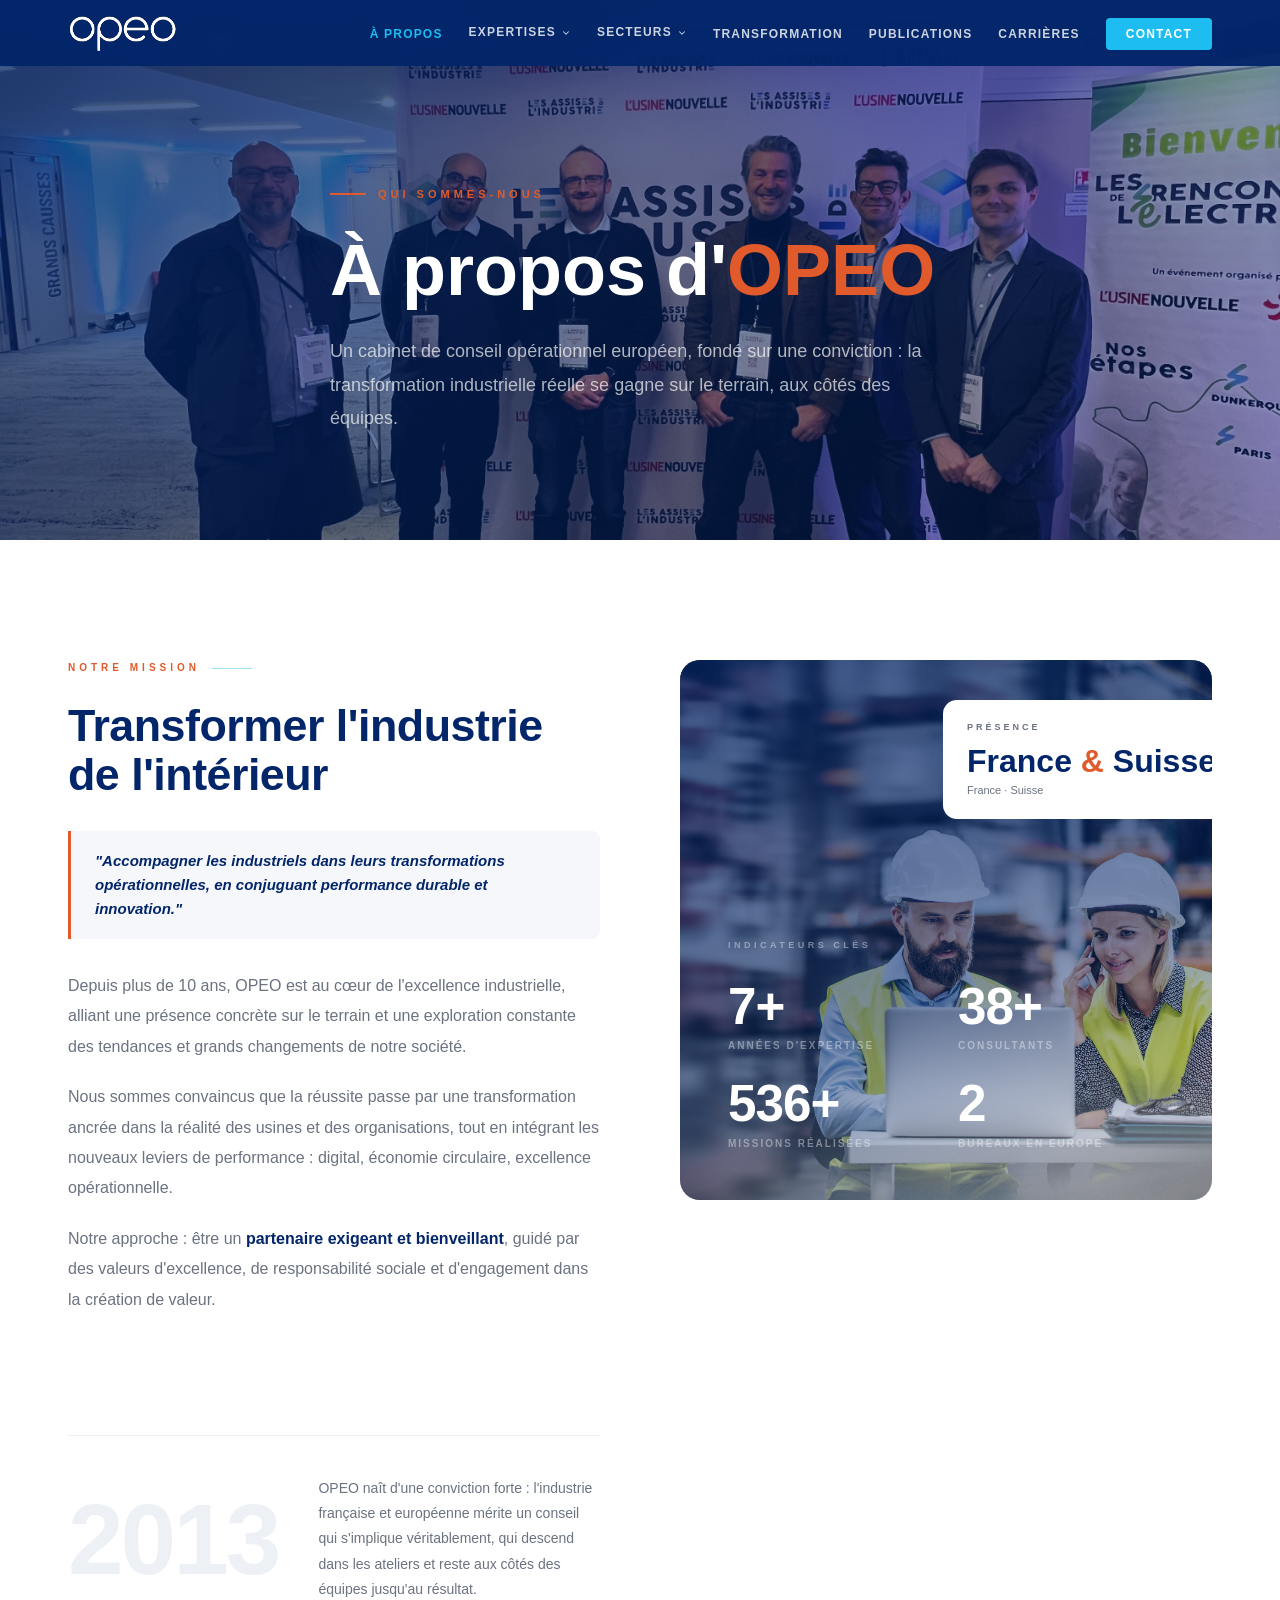
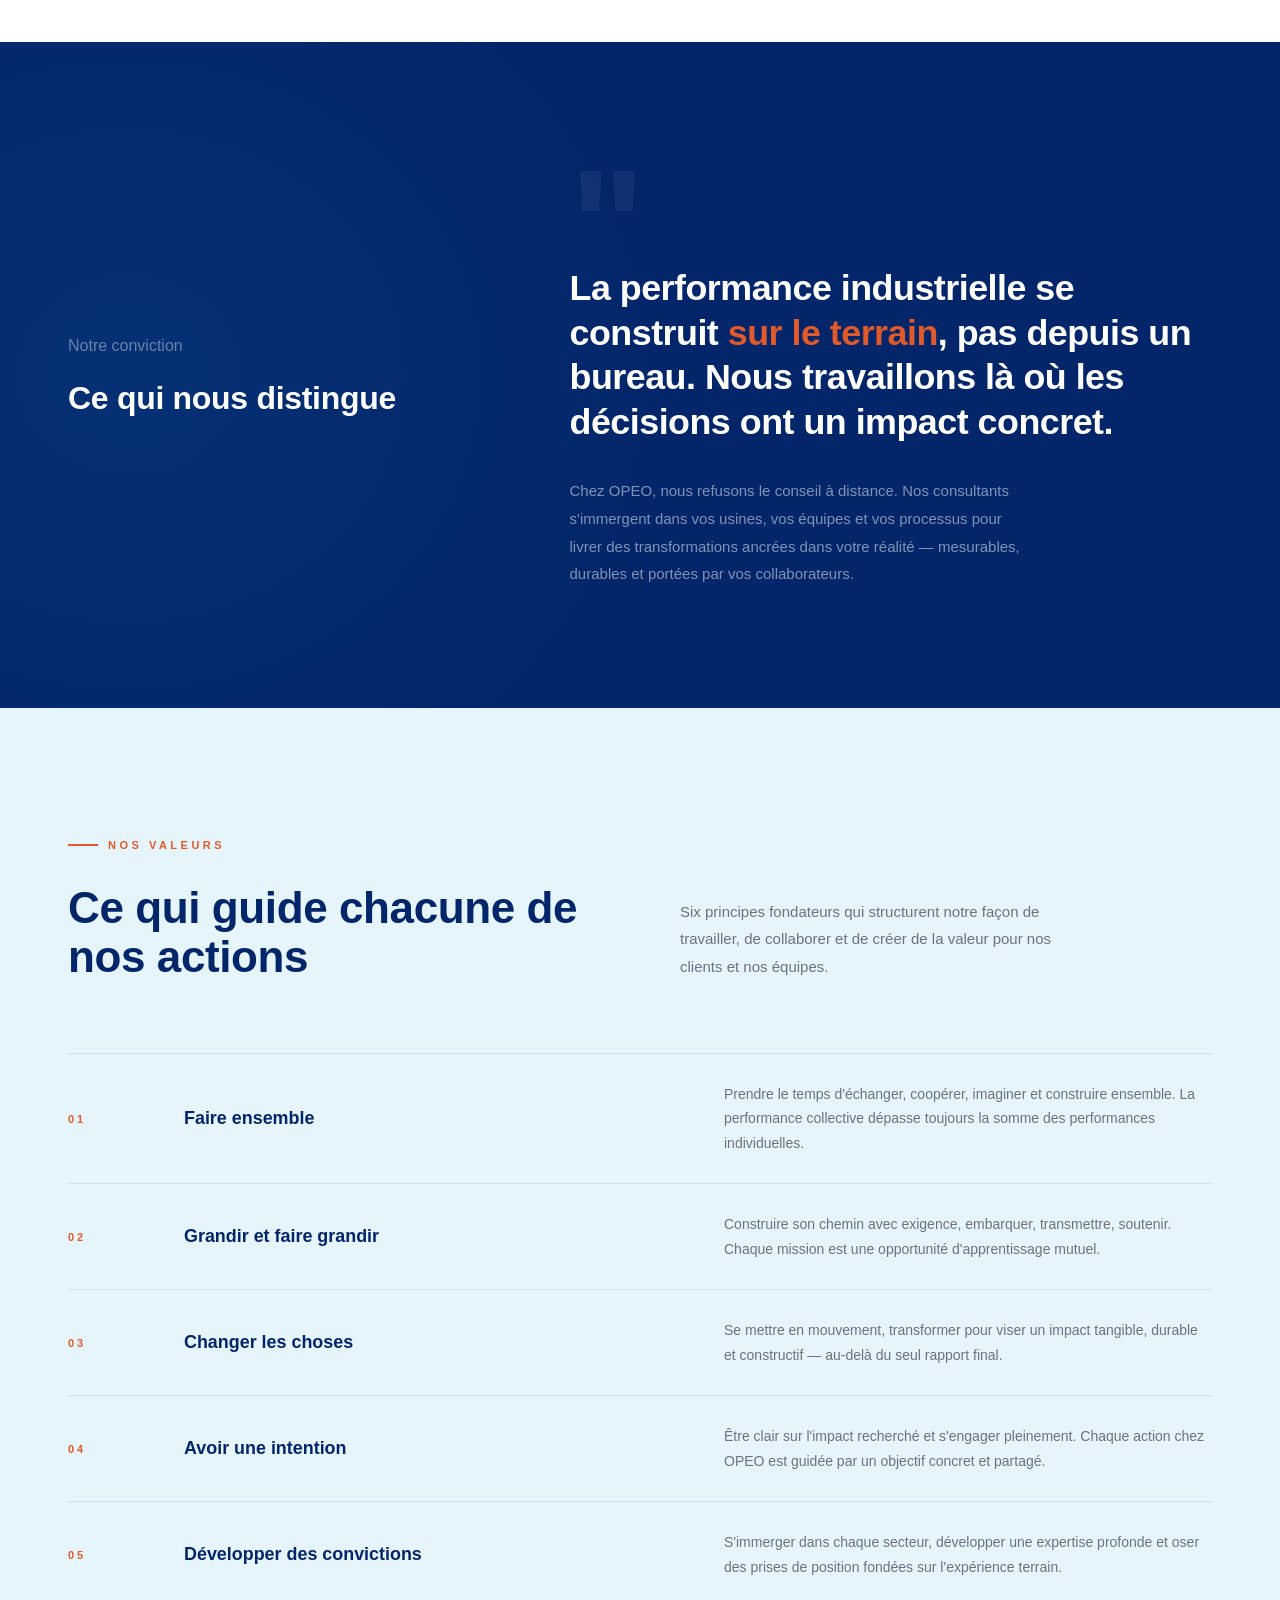
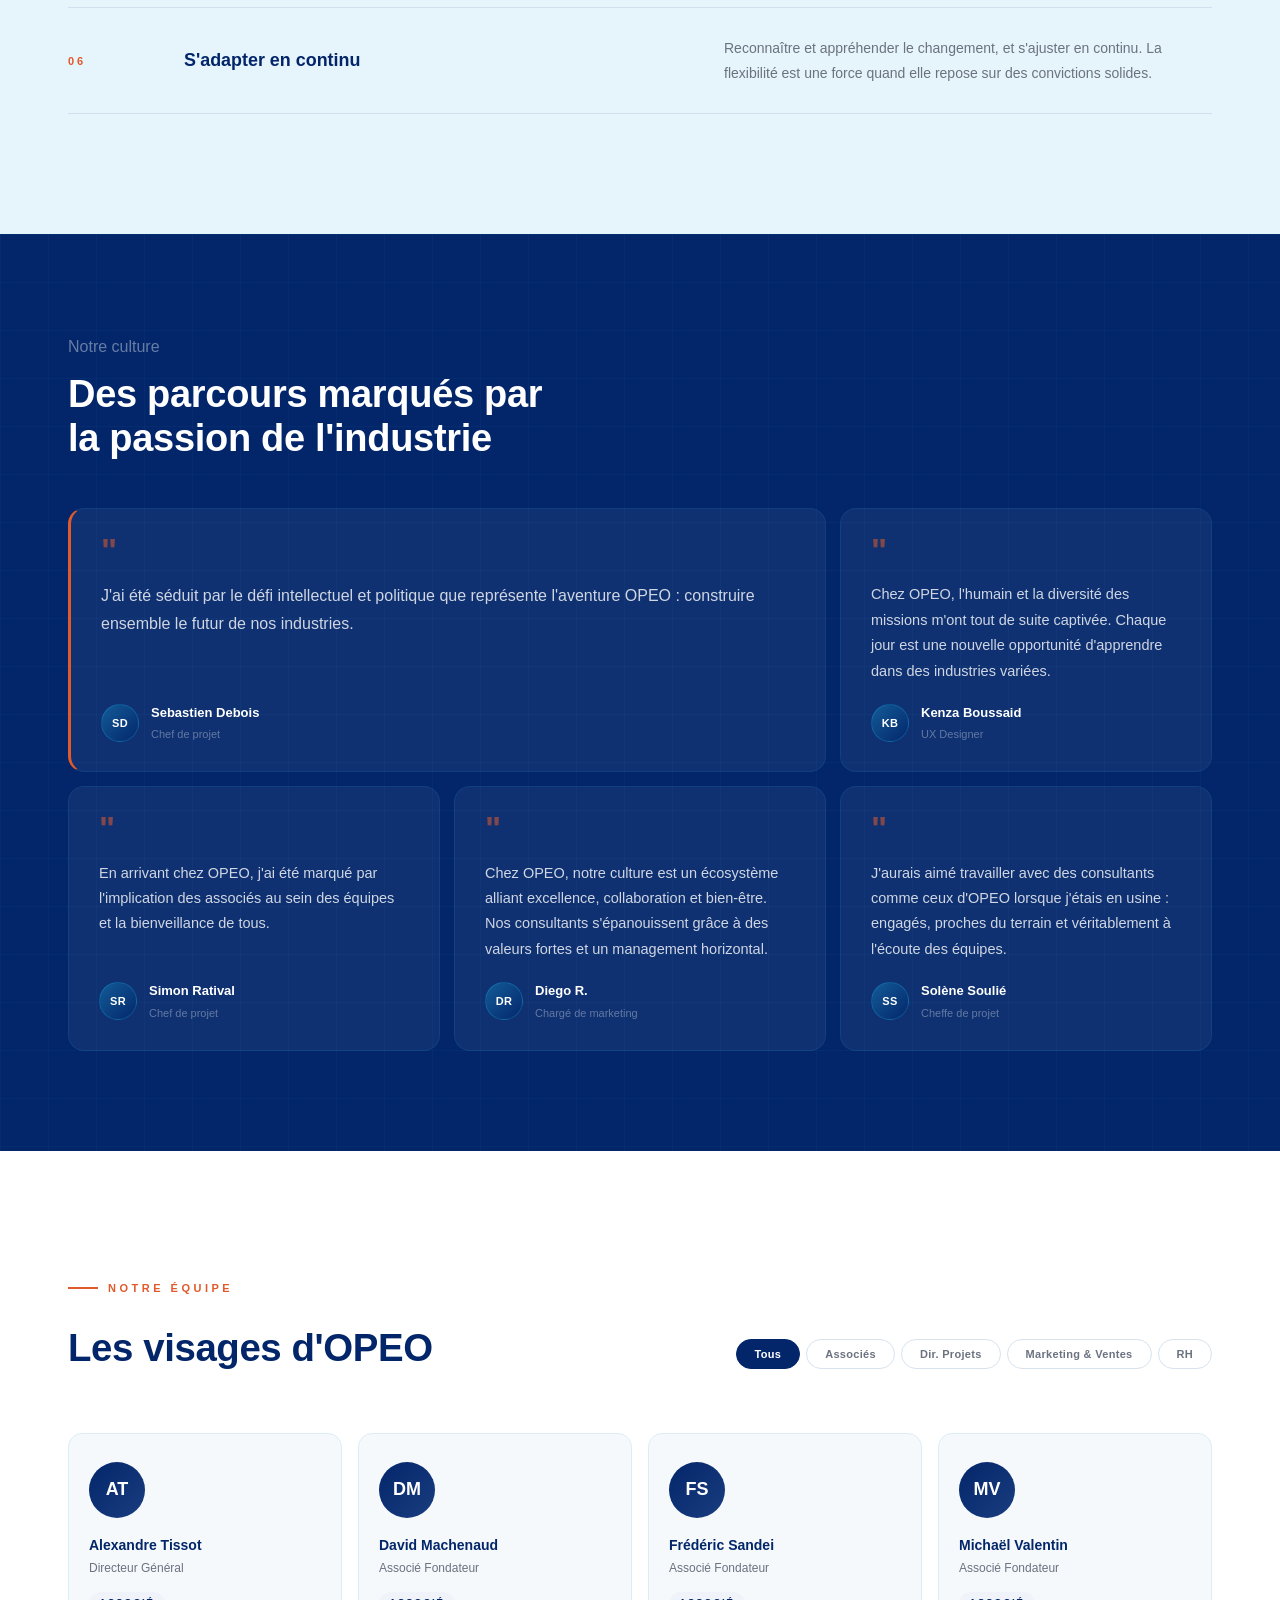
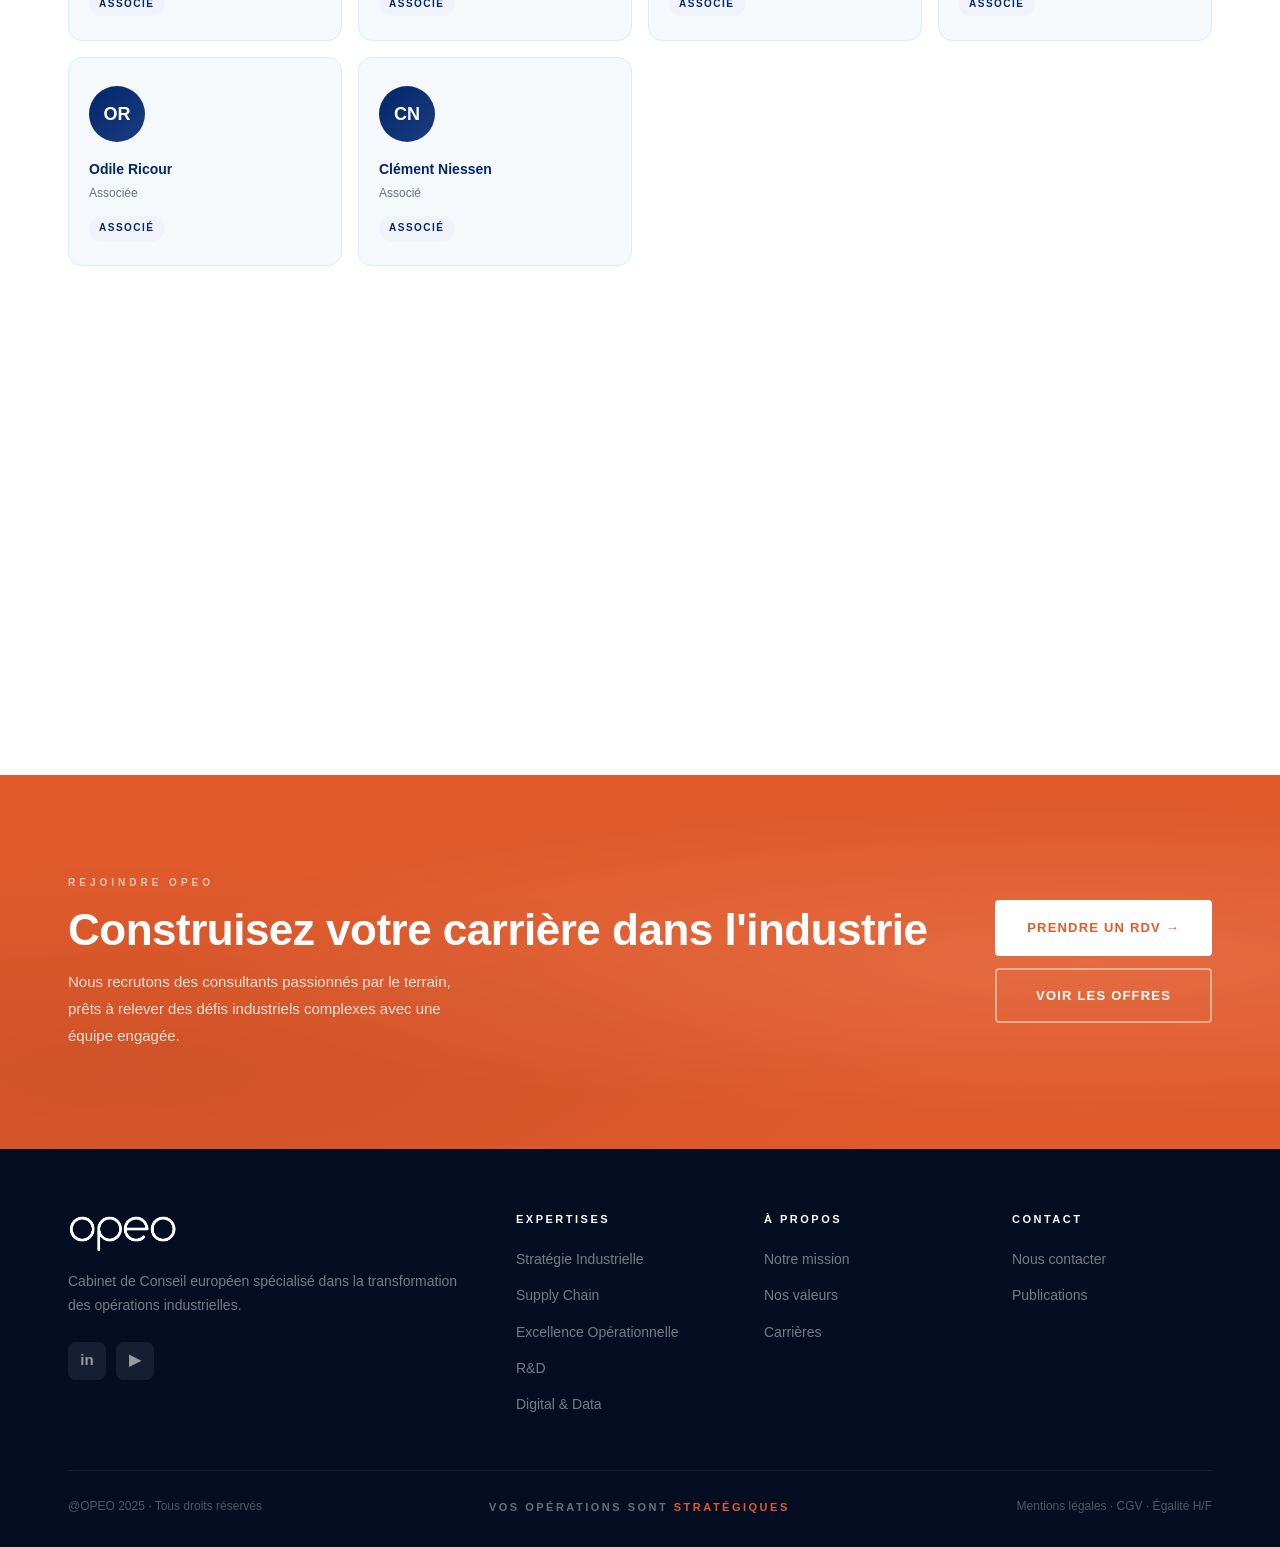
<file: a-propos.html>
<!DOCTYPE html>
<html lang="fr">
<head>
  <meta charset="UTF-8"/><meta name="viewport" content="width=device-width,initial-scale=1.0"/>
  <title>À propos — OPEO</title>
  <link rel="stylesheet" href="styles.css"/>
  <style>
    /* ── Hero background photo ── */
    .page-hero {
      background:
        linear-gradient(135deg, rgba(3,38,106,.78) 0%, rgba(3,38,106,.55) 60%, rgba(3,38,106,.40) 100%),
        url("assets/images/hero-apropos.jpg") center center / cover no-repeat;
    }
    .page-hero-blob { display:none; }

    /* ══════════════════════════════════════
       MISSION — asymétrique
    ══════════════════════════════════════ */
    .ap-mission {
      background:#fff;  /* BLANC */
      padding:120px 0 0;
    }
    .ap-mission-grid {
      display:grid;
      grid-template-columns:1fr 1fr;
      gap:80px;
      align-items:start;
    }
    .ap-mission-text .lbl {
      font-size:10px;font-weight:700;letter-spacing:4px;text-transform:uppercase;
      color:var(--orange);margin-bottom:24px;display:flex;align-items:center;gap:12px;
    }
    .ap-mission-text .lbl::after {
      content:'';display:block;height:1px;width:40px;background:rgba(29,189,242,.4);
    }
    .ap-mission-text h2 {
      font-size:clamp(28px,3.5vw,46px);font-weight:900;color:var(--navy);
      line-height:1.1;letter-spacing:-.5px;margin-bottom:32px;
    }
    .ap-manifesto {
      font-size:16px;line-height:1.9;color:var(--gray);margin-bottom:20px;
    }
    .ap-manifesto strong { color:var(--navy); }
    .ap-pull {
      border-left:3px solid var(--orange);padding:18px 24px;
      margin:32px 0;background:#f5f7fb;border-radius:0 8px 8px 0;
    }
    .ap-pull p {
      font-size:15px;font-weight:700;font-style:italic;color:var(--navy);
      line-height:1.6;margin:0;
    }

    /* PHOTO + STATS */
    .ap-mission-visual {
      position:relative;
    }
    .ap-photo-wrap {
      position:relative;border-radius:20px;overflow:hidden;
      background:url('assets/images/mission-bg.jpg') center/cover no-repeat;
      min-height:540px;
    }
    .ap-photo-overlay {
      position:absolute;inset:0;
      background:linear-gradient(160deg,rgba(3,38,106,.75) 0%,rgba(3,38,106,.50) 60%,transparent 100%);
    }
    .ap-photo-content {
      position:absolute;inset:0;padding:48px;display:flex;flex-direction:column;justify-content:flex-end;
    }
    .ap-photo-tag {
      font-size:9px;font-weight:700;letter-spacing:3.5px;text-transform:uppercase;
      color:rgba(255,255,255,.4);margin-bottom:28px;display:block;
    }
    .ap-stats-row {
      display:grid;grid-template-columns:1fr 1fr;gap:24px;
    }
    .ap-stat { }
    .ap-stat-num {
      font-size:clamp(36px,4vw,52px);font-weight:900;color:#fff;
      line-height:1;letter-spacing:-1px;
    }
    .ap-stat-num em { font-style:normal;color:var(--orange);font-size:.6em; }
    .ap-stat-lbl {
      font-size:10px;font-weight:700;letter-spacing:2px;text-transform:uppercase;
      color:rgba(255,255,255,.4);margin-top:6px;
    }
    /* floating card */
    .ap-float-card {
      position:absolute;top:40px;right:-28px;
      background:#fff;border-radius:14px;
      padding:20px 24px;
      box-shadow:0 20px 60px rgba(3,38,106,.15);
      min-width:180px;
    }
    .ap-float-card-tag {
      font-size:9px;font-weight:700;letter-spacing:3px;text-transform:uppercase;
      color:var(--gray);margin-bottom:10px;
    }
    .ap-float-card-num {
      font-size:32px;font-weight:900;color:var(--navy);line-height:1;
    }
    .ap-float-card-num em { font-style:normal;color:var(--orange); }
    .ap-float-card-lbl {
      font-size:11px;color:var(--gray);margin-top:4px;
    }
    .ap-since {
      margin-top:120px;padding:40px 0;
      border-top:1px solid #edf0f5;
      display:flex;align-items:center;gap:40px;
    }
    .ap-since-year {
      font-size:clamp(60px,8vw,100px);font-weight:900;color:#edf0f5;
      line-height:1;letter-spacing:-3px;flex-shrink:0;
    }
    .ap-since-text {
      font-size:14px;color:var(--gray);line-height:1.8;max-width:36ch;
    }
    .ap-since-text strong { color:var(--navy); }

    /* ══════════════════════════════════════
       CHIFFRES — bande pleine largeur
    ══════════════════════════════════════ */
    .ap-numbers {
      background:var(--navy);padding:80px 0;
      position:relative;overflow:hidden;
    }
    .ap-numbers::before {
      content:'';position:absolute;inset:0;
      background:radial-gradient(ellipse 80% 120% at 50% -20%,rgba(29,189,242,.07) 0%,transparent 60%);
    }
    .ap-numbers-grid {
      position:relative;z-index:1;
      display:grid;grid-template-columns:repeat(4,1fr);
      gap:0;
    }
    .ap-num-item {
      padding:0 48px;
      border-right:1px solid rgba(255,255,255,.08);
    }
    .ap-num-item:first-child { padding-left:0; }
    .ap-num-item:last-child { border-right:none; }
    .ap-num-val {
      font-size:clamp(40px,5vw,68px);font-weight:900;color:#fff;
      line-height:1;letter-spacing:-2px;margin-bottom:8px;
    }
    .ap-num-val em { font-style:normal;color:var(--orange); }
    .ap-num-lbl {
      font-size:10px;font-weight:700;letter-spacing:2.5px;text-transform:uppercase;
      color:rgba(255,255,255,.3);
    }

    /* ══════════════════════════════════════
       CONVICTION — section éditoriale  (BLEU NUIT)
    ══════════════════════════════════════ */
    .ap-conviction {
      background:var(--navy);padding:120px 0;position:relative;overflow:hidden;
    }
    .ap-conviction::before {
      content:'';position:absolute;inset:0;
      background:radial-gradient(ellipse 70% 120% at 10% 50%,rgba(29,189,242,.07) 0%,transparent 60%);
    }
    .ap-conv-inner {
      position:relative;z-index:1;
      display:grid;grid-template-columns:1fr 1.6fr;gap:100px;align-items:center;
    }
    .ap-conv-left .lbl { margin-bottom:20px;display:block;color:rgba(255,255,255,.4); }
    .ap-conv-left .lbl::before { background:rgba(255,255,255,.2); }
    .ap-conv-left h2 {
      font-size:clamp(24px,2.5vw,32px);font-weight:900;color:#fff;
      line-height:1.2;letter-spacing:-.3px;margin-bottom:0;
    }
    .ap-conv-right blockquote {
      margin:0;padding:0;
      font-size:clamp(22px,2.8vw,38px);font-weight:800;
      color:#fff;line-height:1.25;letter-spacing:-.5px;
    }
    .ap-conv-right blockquote em {
      font-style:normal;color:var(--orange);
    }
    .ap-conv-right p {
      margin-top:32px;font-size:15px;color:rgba(255,255,255,.5);line-height:1.85;max-width:54ch;
    }
    .ap-conv-mark {
      font-size:160px;font-weight:900;color:rgba(255,255,255,.06);line-height:.8;
      margin-bottom:-24px;display:block;letter-spacing:-6px;
    }

    /* ══════════════════════════════════════
       VALEURS — lignes animées  (BLEU CLAIR)
    ══════════════════════════════════════ */
    .ap-valeurs { background:#e6f4fb;padding:120px 0; }
    .ap-val-head {
      display:grid;grid-template-columns:1fr 1fr;gap:80px;
      align-items:end;margin-bottom:72px;
    }
    .ap-val-head h2 {
      font-size:clamp(26px,3.5vw,44px);font-weight:900;color:var(--navy);
      line-height:1.1;letter-spacing:-.4px;margin-top:12px;
    }
    .ap-val-head p {
      font-size:15px;color:var(--gray);line-height:1.85;max-width:50ch;
    }
    .ap-val-list { border-top:1px solid rgba(3,38,106,.1); }
    .ap-val-row {
      display:grid;
      grid-template-columns:64px 1fr 1fr;
      gap:0 52px;
      align-items:center;
      padding:28px 0;
      border-bottom:1px solid rgba(3,38,106,.1);
      position:relative;
      transition:padding-left .28s cubic-bezier(.4,0,.2,1);
      overflow:hidden;
    }
    .ap-val-row::before {
      content:'';position:absolute;left:0;top:0;bottom:0;width:3px;
      background:var(--cyan);transform:scaleY(0);transform-origin:center;
      transition:transform .28s cubic-bezier(.4,0,.2,1);
    }
    .ap-val-row:hover::before { transform:scaleY(1); }
    .ap-val-row:hover { padding-left:16px; }
    .ap-val-num {
      font-size:11px;font-weight:700;letter-spacing:3px;
      text-transform:uppercase;color:var(--orange);
    }
    .ap-val-title {
      font-size:clamp(15px,1.4vw,18px);font-weight:800;color:var(--navy);
      line-height:1.2;
    }
    .ap-val-desc {
      font-size:14px;color:var(--gray);line-height:1.75;
    }

    /* ══════════════════════════════════════
       TÉMOIGNAGES — slider
    ══════════════════════════════════════ */
    .ap-testi { background:var(--navy);padding:100px 0;position:relative;overflow:hidden; }
    .ap-testi::before {
      content:'';position:absolute;inset:0;
      background-image:linear-gradient(rgba(29,189,242,.04) 1px,transparent 1px),linear-gradient(90deg,rgba(29,189,242,.04) 1px,transparent 1px);
      background-size:48px 48px;z-index:0;
    }
    .ap-testi-header { position:relative;z-index:1;margin-bottom:48px; }
    .ap-testi-header .lbl { color:rgba(255,255,255,.4);margin-bottom:12px;display:block; }
    .ap-testi-header h2 { font-size:clamp(24px,3vw,38px);font-weight:900;color:#fff;line-height:1.15;letter-spacing:-.3px; }
    .ap-testi-grid {
      position:relative;z-index:1;
      display:grid;
      grid-template-columns:1fr 1fr 1fr;
      grid-template-rows:auto auto;
      gap:14px;
    }
    .ap-tq {
      background:rgba(255,255,255,.05);
      border:1px solid rgba(29,189,242,.1);
      border-radius:16px;padding:28px 30px;
      display:flex;flex-direction:column;gap:18px;
      transition:background .2s,border-color .2s;
    }
    .ap-tq:hover { background:rgba(255,255,255,.08);border-color:rgba(29,189,242,.25); }
    .ap-tq.featured { grid-column:1/3;border-left:3px solid var(--orange); }
    .ap-tq-quote { font-size:34px;line-height:.8;color:var(--orange);font-weight:900;opacity:.55; }
    .ap-tq-text { font-size:14.5px;line-height:1.75;color:rgba(255,255,255,.8);flex:1; }
    .ap-tq.featured .ap-tq-text { font-size:16px; }
    .ap-tq-author { display:flex;align-items:center;gap:12px; }
    .ap-tq-ava {
      width:38px;height:38px;border-radius:50%;flex-shrink:0;
      background:linear-gradient(135deg,rgba(29,189,242,.3),rgba(3,38,106,.9));
      border:1.5px solid rgba(29,189,242,.25);
      display:flex;align-items:center;justify-content:center;
      color:#fff;font-weight:800;font-size:11px;letter-spacing:.4px;
    }
    .ap-tq-name { font-size:13px;font-weight:700;color:#fff; }
    .ap-tq-role { font-size:11px;color:rgba(255,255,255,.35);margin-top:2px; }
    @media(max-width:960px){
      .ap-testi-grid { grid-template-columns:1fr 1fr; }
      .ap-tq.featured { grid-column:1/-1; }
    }
    @media(max-width:580px){
      .ap-testi-grid { grid-template-columns:1fr; }
      .ap-tq.featured { grid-column:1; }
    }

    /* ══════════════════════════════════════
       ÉQUIPE  (BLANC)
    ══════════════════════════════════════ */
    .ap-equipe { background:#fff;padding:120px 0 60px; }
    .ap-team-head {
      display:grid;grid-template-columns:1fr auto;gap:40px;
      align-items:end;margin-bottom:64px;
    }
    .ap-team-head h2 {
      font-size:clamp(26px,3vw,40px);font-weight:900;color:var(--navy);
      line-height:1.1;letter-spacing:-.4px;margin-top:12px;
    }
    .ap-team-filter { display:flex;gap:6px;flex-wrap:wrap; }
    .ap-tf-btn {
      padding:8px 18px;border-radius:30px;font-size:11px;font-weight:700;
      border:1.5px solid #d8e2ed;background:transparent;color:var(--gray);
      transition:all .22s;cursor:pointer;letter-spacing:.3px;
    }
    .ap-tf-btn:hover:not(.active) { border-color:var(--navy);color:var(--navy); }
    .ap-tf-btn.active { background:var(--navy);border-color:var(--navy);color:#fff; }

    .ap-team-grid {
      display:grid;grid-template-columns:repeat(4,1fr);gap:16px;
    }
    .ap-team-card {
      background:#f5f9fc;border-radius:14px;padding:28px 20px 24px;
      border:1px solid #ddedf5;
      transition:all .3s var(--ease);
      position:relative;overflow:hidden;
    }
    .ap-team-card::after {
      content:'';position:absolute;bottom:0;left:0;right:0;height:3px;
      background:var(--cyan);transform:scaleX(0);transform-origin:left;
      transition:transform .3s var(--ease);
    }
    .ap-team-card:hover { transform:translateY(-5px);box-shadow:0 20px 44px rgba(3,38,106,.09); }
    .ap-team-card:hover::after { transform:scaleX(1); }
    .ap-team-ava {
      width:56px;height:56px;border-radius:50%;
      background:linear-gradient(135deg,var(--navy) 0%,#1a3d80 100%);
      display:flex;align-items:center;justify-content:center;
      color:#fff;font-size:18px;font-weight:800;margin-bottom:16px;
    }
    .ap-team-name { font-size:14px;font-weight:800;color:var(--navy);margin-bottom:3px; }
    .ap-team-role { font-size:12px;color:var(--gray);margin-bottom:12px;line-height:1.4; }
    .ap-team-badge {
      display:inline-block;background:#f0f4fa;color:var(--navy);
      font-size:10px;font-weight:700;letter-spacing:1.5px;text-transform:uppercase;
      padding:4px 10px;border-radius:20px;
    }

    /* ══════════════════════════════════════
       CTA FINAL
    ══════════════════════════════════════ */
    .ap-cta { background:var(--orange);padding:100px 0;position:relative;overflow:hidden; }
    .ap-cta::before {
      content:'';position:absolute;inset:0;
      background:radial-gradient(ellipse at 85% 50%,rgba(255,255,255,.10) 0%,transparent 60%),radial-gradient(ellipse at 10% 80%,rgba(0,0,0,.08) 0%,transparent 50%);
    }
    .ap-cta-inner {
      position:relative;z-index:1;
      display:grid;grid-template-columns:1fr auto;gap:48px;align-items:center;
    }
    .ap-cta-tag { font-size:10px;font-weight:700;letter-spacing:4px;text-transform:uppercase;color:rgba(255,255,255,.65);margin-bottom:14px; }
    .ap-cta h2 { font-size:clamp(26px,3.5vw,44px);color:#fff;line-height:1.15;letter-spacing:-.5px;margin-bottom:12px; }
    .ap-cta p { color:rgba(255,255,255,.82);font-size:15px;line-height:1.8;max-width:46ch; }
    .ap-cta-btns { display:flex;flex-direction:column;gap:12px;flex-shrink:0; }

    /* ══════════════════════════════════════
       STAGGER REVEALS
    ══════════════════════════════════════ */
    .reveal-stagger > * {
      opacity:0;transform:translateY(28px);
      transition:opacity .65s var(--ease),transform .65s var(--ease);
    }
    .reveal-stagger.on > *:nth-child(1){opacity:1;transform:none;transition-delay:.0s}
    .reveal-stagger.on > *:nth-child(2){opacity:1;transform:none;transition-delay:.12s}
    .reveal-stagger.on > *:nth-child(3){opacity:1;transform:none;transition-delay:.24s}
    .reveal-stagger.on > *:nth-child(4){opacity:1;transform:none;transition-delay:.36s}
    .reveal-stagger.on > *:nth-child(5){opacity:1;transform:none;transition-delay:.48s}
    .reveal-stagger.on > *:nth-child(6){opacity:1;transform:none;transition-delay:.60s}

    /* ══════════════════════════════════════
       RESPONSIVE
    ══════════════════════════════════════ */
    @media(max-width:1100px){
      .ap-float-card{display:none;}
    }
    @media(max-width:900px){
      .ap-mission-grid,.ap-conv-inner,.ap-val-head,.ap-team-head{ grid-template-columns:1fr; gap:40px; }
      .ap-numbers-grid{ grid-template-columns:repeat(2,1fr);gap:40px; }
      .ap-num-item{ border-right:none;border-bottom:1px solid rgba(255,255,255,.08);padding:0 0 40px; }
      .ap-num-item:last-child,.ap-num-item:nth-child(2){ border-bottom:none; }
      .ap-val-row{ grid-template-columns:48px 1fr;gap:0 24px; }
      .ap-val-desc{ display:none; }
      .ap-team-grid{ grid-template-columns:repeat(2,1fr); }
      .ap-testi-card{ min-width:calc(100% - 0px); }
      .ap-cta-inner{ grid-template-columns:1fr; }
      .ap-cta-btns{ flex-direction:row;flex-wrap:wrap; }
      .ap-testi-head{ flex-direction:column;align-items:flex-start;gap:24px; }
      .ap-since{ flex-direction:column;gap:16px; }
      .ap-since-year{ font-size:clamp(50px,10vw,80px); }
    }
    @media(max-width:600px){
      .ap-team-grid{ grid-template-columns:1fr; }
    }
  </style>
</head>
<body>
<div class="mob-menu" id="mobMenu">
  <button class="mob-close" onclick="closeMob()">✕</button>
  <a href="index.html">Accueil</a>
  <a href="a-propos.html" class="active">À propos</a>
  <a href="expertises.html">Expertises</a>
  <a href="secteurs.html">Secteurs</a>
  <a href="transformation.html">Transformation</a>
  <a href="publications.html">Publications</a>
  <a href="carrieres.html">Carrières</a>
  <a href="contact.html">Contact</a>
</div>
<nav class="navbar solid" id="navbar">
  <div class="container"><div class="nav-inner">
    <a href="index.html" class="nav-logo-link"><img src="assets/logos/logo-official.svg" class="nav-logo-img" alt="OPEO"/></a>
    <ul class="nav-links">
      <li><a href="a-propos.html" class="active">À propos</a></li>
      <li class="has-drop"><a href="expertises.html">Expertises <svg class="drop-chevron" viewBox="0 0 24 24" fill="none" stroke="currentColor" stroke-width="2.5" stroke-linecap="round" stroke-linejoin="round"><polyline points="6 9 12 15 18 9"/></svg></a><div class="nav-drop nav-drop-wide"><div class="drop-grid"><a href="expertise-strategie.html" class="drop-card"><div class="drop-card-icon"><svg viewBox="0 0 24 24" fill="none" stroke="currentColor" stroke-width="2" stroke-linecap="round" stroke-linejoin="round"><circle cx="12" cy="12" r="10"/><line x1="22" y1="12" x2="18" y2="12"/><line x1="6" y1="12" x2="2" y2="12"/><line x1="12" y1="6" x2="12" y2="2"/><line x1="12" y1="22" x2="12" y2="18"/></svg></div><div><span class="drop-card-title">Stratégie Industrielle</span><span class="drop-card-desc">Réorientation et repositionnement industriel</span></div></a><a href="expertise-digital.html" class="drop-card"><div class="drop-card-icon"><svg viewBox="0 0 24 24" fill="none" stroke="currentColor" stroke-width="2" stroke-linecap="round" stroke-linejoin="round"><polygon points="13 2 3 14 12 14 11 22 21 10 12 10 13 2"/></svg></div><div><span class="drop-card-title">Digital &amp; Innovation</span><span class="drop-card-desc">Transformation numérique des opérations</span></div></a><a href="expertise-excellence.html" class="drop-card"><div class="drop-card-icon"><svg viewBox="0 0 24 24" fill="none" stroke="currentColor" stroke-width="2" stroke-linecap="round" stroke-linejoin="round"><polyline points="23 6 13.5 15.5 8.5 10.5 1 18"/><polyline points="17 6 23 6 23 12"/></svg></div><div><span class="drop-card-title">Excellence Opérationnelle</span><span class="drop-card-desc">Lean, performance et amélioration continue</span></div></a><a href="expertise-supply-chain.html" class="drop-card"><div class="drop-card-icon"><svg viewBox="0 0 24 24" fill="none" stroke="currentColor" stroke-width="2" stroke-linecap="round" stroke-linejoin="round"><path d="M21 16V8a2 2 0 0 0-1-1.73l-7-4a2 2 0 0 0-2 0l-7 4A2 2 0 0 0 3 8v8a2 2 0 0 0 1 1.73l7 4a2 2 0 0 0 2 0l7-4A2 2 0 0 0 21 16z"/><polyline points="3.27 6.96 12 12.01 20.73 6.96"/><line x1="12" y1="22.08" x2="12" y2="12"/></svg></div><div><span class="drop-card-title">Supply Chain</span><span class="drop-card-desc">Optimisation des flux et résilience</span></div></a><a href="expertise-rd.html" class="drop-card"><div class="drop-card-icon"><svg viewBox="0 0 24 24" fill="none" stroke="currentColor" stroke-width="2" stroke-linecap="round" stroke-linejoin="round"><path d="M9 3v10l-4 5h14l-4-5V3"/><line x1="6" y1="7" x2="18" y2="7"/></svg></div><div><span class="drop-card-title">R&amp;D &amp; Innovation</span><span class="drop-card-desc">Accélération des cycles d'innovation</span></div></a></div></div></li>
      <li class="has-drop"><a href="secteurs.html">Secteurs <svg class="drop-chevron" viewBox="0 0 24 24" fill="none" stroke="currentColor" stroke-width="2.5" stroke-linecap="round" stroke-linejoin="round"><polyline points="6 9 12 15 18 9"/></svg></a><div class="nav-drop nav-drop-wide"><div class="drop-grid drop-grid-1"><a href="secteurs.html#luxe" class="drop-card"><div class="drop-card-icon"><svg viewBox="0 0 24 24" fill="none" stroke="currentColor" stroke-width="2" stroke-linecap="round" stroke-linejoin="round"><polygon points="12 2 22 8.5 22 15.5 12 22 2 15.5 2 8.5 12 2"/></svg></div><div><span class="drop-card-title">Luxe</span></div></a><a href="secteurs.html#process" class="drop-card"><div class="drop-card-icon"><svg viewBox="0 0 24 24" fill="none" stroke="currentColor" stroke-width="2" stroke-linecap="round" stroke-linejoin="round"><path d="M9 3v10l-4 5h14l-4-5V3"/><line x1="6" y1="7" x2="18" y2="7"/></svg></div><div><span class="drop-card-title">Industrie de Process</span></div></a><a href="secteurs.html#aero" class="drop-card"><div class="drop-card-icon"><svg viewBox="0 0 24 24" fill="none" stroke="currentColor" stroke-width="2" stroke-linecap="round" stroke-linejoin="round"><line x1="22" y1="2" x2="11" y2="13"/><polygon points="22 2 15 22 11 13 2 9 22 2"/></svg></div><div><span class="drop-card-title">Aéronautique &amp; Défense</span></div></a><a href="secteurs.html#pharma" class="drop-card"><div class="drop-card-icon"><svg viewBox="0 0 24 24" fill="none" stroke="currentColor" stroke-width="2" stroke-linecap="round" stroke-linejoin="round"><polyline points="22 12 18 12 15 21 9 3 6 12 2 12"/></svg></div><div><span class="drop-card-title">Pharmaceutique – Santé</span></div></a><a href="secteurs.html#auto" class="drop-card"><div class="drop-card-icon"><svg viewBox="0 0 24 24" fill="none" stroke="currentColor" stroke-width="2" stroke-linecap="round" stroke-linejoin="round"><rect x="1" y="3" width="15" height="13"/><polygon points="16 8 20 8 23 11 23 16 16 16 16 8"/><circle cx="5.5" cy="18.5" r="2.5"/><circle cx="18.5" cy="18.5" r="2.5"/></svg></div><div><span class="drop-card-title">Automobile</span></div></a></div></div></li>
      <li><a href="transformation.html">Transformation</a></li>
      <li><a href="publications.html">Publications</a></li>
      <li><a href="carrieres.html">Carrières</a></li>
      <li><a href="contact.html" class="cta-link">Contact</a></li>
    </ul>
    <button class="hamburger" onclick="openMob()"><span></span><span></span><span></span></button>
  </div></div>
</nav>

<!-- ① HERO -->
<section class="page-hero">
  <div class="page-hero-grid"></div>
  <div class="page-hero-blob"></div>
  <div class="container">
    <div class="page-hero-eyebrow"><div class="page-hero-line"></div><span class="page-hero-tag">Qui sommes-nous</span></div>
    <h1>À propos d'<em>OPEO</em></h1>
    <p>Un cabinet de conseil opérationnel européen, fondé sur une conviction : la transformation industrielle réelle se gagne sur le terrain, aux côtés des équipes.</p>
  </div>
</section>

<!-- ② MISSION -->
<section class="ap-mission">
  <div class="container">
    <div class="ap-mission-grid">

      <div class="reveal">
        <div class="ap-mission-text">
          <span class="lbl">Notre mission</span>
          <h2>Transformer l'industrie de l'intérieur</h2>
          <div class="ap-pull">
            <p>"Accompagner les industriels dans leurs transformations opérationnelles, en conjuguant performance durable et innovation."</p>
          </div>
          <p class="ap-manifesto">Depuis plus de 10 ans, OPEO est au cœur de l'excellence industrielle, alliant une présence concrète sur le terrain et une exploration constante des tendances et grands changements de notre société.</p>
          <p class="ap-manifesto">Nous sommes convaincus que la réussite passe par une transformation ancrée dans la réalité des usines et des organisations, tout en intégrant les nouveaux leviers de performance : digital, économie circulaire, excellence opérationnelle.</p>
          <p class="ap-manifesto">Notre approche : être un <strong>partenaire exigeant et bienveillant</strong>, guidé par des valeurs d'excellence, de responsabilité sociale et d'engagement dans la création de valeur.</p>
        </div>
        <div class="ap-since">
          <div class="ap-since-year">2013</div>
          <div class="ap-since-text">OPEO naît d'une conviction forte : l'industrie française et européenne mérite un conseil qui s'implique véritablement, qui descend dans les ateliers et reste aux côtés des équipes jusqu'au résultat.</div>
        </div>
      </div>

      <div class="ap-mission-visual reveal" data-d="1">
        <div class="ap-photo-wrap">
          <div class="ap-photo-overlay"></div>
          <div class="ap-photo-content">
            <span class="ap-photo-tag">Indicateurs clés</span>
            <div class="ap-stats-row">
              <div class="ap-stat">
                <div class="ap-stat-num counter" data-target="10" data-suffix="+">0+</div>
                <div class="ap-stat-lbl">Années d'expertise</div>
              </div>
              <div class="ap-stat">
                <div class="ap-stat-num counter" data-target="50" data-suffix="+">0+</div>
                <div class="ap-stat-lbl">Consultants</div>
              </div>
              <div class="ap-stat">
                <div class="ap-stat-num counter" data-target="700" data-suffix="+">0+</div>
                <div class="ap-stat-lbl">Missions réalisées</div>
              </div>
              <div class="ap-stat">
                <div class="ap-stat-num">2</div>
                <div class="ap-stat-lbl">Bureaux en Europe</div>
              </div>
            </div>
          </div>
          <!-- floating card -->
          <div class="ap-float-card">
            <div class="ap-float-card-tag">Présence</div>
            <div class="ap-float-card-num">France <em>&</em> Suisse</div>
            <div class="ap-float-card-lbl">France · Suisse</div>
          </div>
        </div>
      </div>

    </div>
  </div>
</section>

<!-- ③ CONVICTION éditoriale -->
<section class="ap-conviction">
  <div class="container">
    <div class="ap-conv-inner reveal">
      <div class="ap-conv-left">
        <span class="lbl">Notre conviction</span>
        <h2>Ce qui nous distingue</h2>
      </div>
      <div class="ap-conv-right">
        <span class="ap-conv-mark">"</span>
        <blockquote>
          La performance industrielle se construit <em>sur le terrain</em>, pas depuis un bureau. Nous travaillons là où les décisions ont un impact concret.
        </blockquote>
        <p>Chez OPEO, nous refusons le conseil à distance. Nos consultants s'immergent dans vos usines, vos équipes et vos processus pour livrer des transformations ancrées dans votre réalité — mesurables, durables et portées par vos collaborateurs.</p>
      </div>
    </div>
  </div>
</section>

<!-- ④ VALEURS -->
<section class="ap-valeurs">
  <div class="container">
    <div class="ap-val-head reveal">
      <div>
        <span class="label">Nos valeurs</span>
        <h2>Ce qui guide chacune de nos actions</h2>
      </div>
      <p>Six principes fondateurs qui structurent notre façon de travailler, de collaborer et de créer de la valeur pour nos clients et nos équipes.</p>
    </div>
    <div class="ap-val-list reveal-stagger" id="valList">
      <div class="ap-val-row">
        <span class="ap-val-num">01</span>
        <div class="ap-val-title">Faire ensemble</div>
        <div class="ap-val-desc">Prendre le temps d'échanger, coopérer, imaginer et construire ensemble. La performance collective dépasse toujours la somme des performances individuelles.</div>
      </div>
      <div class="ap-val-row">
        <span class="ap-val-num">02</span>
        <div class="ap-val-title">Grandir et faire grandir</div>
        <div class="ap-val-desc">Construire son chemin avec exigence, embarquer, transmettre, soutenir. Chaque mission est une opportunité d'apprentissage mutuel.</div>
      </div>
      <div class="ap-val-row">
        <span class="ap-val-num">03</span>
        <div class="ap-val-title">Changer les choses</div>
        <div class="ap-val-desc">Se mettre en mouvement, transformer pour viser un impact tangible, durable et constructif — au-delà du seul rapport final.</div>
      </div>
      <div class="ap-val-row">
        <span class="ap-val-num">04</span>
        <div class="ap-val-title">Avoir une intention</div>
        <div class="ap-val-desc">Être clair sur l'impact recherché et s'engager pleinement. Chaque action chez OPEO est guidée par un objectif concret et partagé.</div>
      </div>
      <div class="ap-val-row">
        <span class="ap-val-num">05</span>
        <div class="ap-val-title">Développer des convictions</div>
        <div class="ap-val-desc">S'immerger dans chaque secteur, développer une expertise profonde et oser des prises de position fondées sur l'expérience terrain.</div>
      </div>
      <div class="ap-val-row">
        <span class="ap-val-num">06</span>
        <div class="ap-val-title">S'adapter en continu</div>
        <div class="ap-val-desc">Reconnaître et appréhender le changement, et s'ajuster en continu. La flexibilité est une force quand elle repose sur des convictions solides.</div>
      </div>
    </div>
  </div>
</section>

<!-- ⑤ TÉMOIGNAGES -->
<section class="ap-testi">
  <div class="container">
    <div class="ap-testi-header reveal">
      <span class="lbl">Notre culture</span>
      <h2>Des parcours marqués par<br>la passion de l'industrie</h2>
    </div>
    <div class="ap-testi-grid reveal-stagger">

      <div class="ap-tq featured">
        <div class="ap-tq-quote">"</div>
        <p class="ap-tq-text">J'ai été séduit par le défi intellectuel et politique que représente l'aventure OPEO : construire ensemble le futur de nos industries.</p>
        <div class="ap-tq-author">
          <div class="ap-tq-ava">SD</div>
          <div><div class="ap-tq-name">Sebastien Debois</div><div class="ap-tq-role">Chef de projet</div></div>
        </div>
      </div>

      <div class="ap-tq">
        <div class="ap-tq-quote">"</div>
        <p class="ap-tq-text">Chez OPEO, l'humain et la diversité des missions m'ont tout de suite captivée. Chaque jour est une nouvelle opportunité d'apprendre dans des industries variées.</p>
        <div class="ap-tq-author">
          <div class="ap-tq-ava">KB</div>
          <div><div class="ap-tq-name">Kenza Boussaid</div><div class="ap-tq-role">UX Designer</div></div>
        </div>
      </div>

      <div class="ap-tq">
        <div class="ap-tq-quote">"</div>
        <p class="ap-tq-text">En arrivant chez OPEO, j'ai été marqué par l'implication des associés au sein des équipes et la bienveillance de tous.</p>
        <div class="ap-tq-author">
          <div class="ap-tq-ava">SR</div>
          <div><div class="ap-tq-name">Simon Ratival</div><div class="ap-tq-role">Chef de projet</div></div>
        </div>
      </div>

      <div class="ap-tq">
        <div class="ap-tq-quote">"</div>
        <p class="ap-tq-text">Chez OPEO, notre culture est un écosystème alliant excellence, collaboration et bien-être. Nos consultants s'épanouissent grâce à des valeurs fortes et un management horizontal.</p>
        <div class="ap-tq-author">
          <div class="ap-tq-ava">DR</div>
          <div><div class="ap-tq-name">Diego R.</div><div class="ap-tq-role">Chargé de marketing</div></div>
        </div>
      </div>

      <div class="ap-tq">
        <div class="ap-tq-quote">"</div>
        <p class="ap-tq-text">J'aurais aimé travailler avec des consultants comme ceux d'OPEO lorsque j'étais en usine : engagés, proches du terrain et véritablement à l'écoute des équipes.</p>
        <div class="ap-tq-author">
          <div class="ap-tq-ava">SS</div>
          <div><div class="ap-tq-name">Solène Soulié</div><div class="ap-tq-role">Cheffe de projet</div></div>
        </div>
      </div>

    </div>
  </div>
</section>

<!-- ⑥ ÉQUIPE -->
<section class="ap-equipe">
  <div class="container">
    <div class="ap-team-head reveal">
      <div>
        <span class="label">Notre équipe</span>
        <h2>Les visages d'OPEO</h2>
      </div>
      <div class="ap-team-filter">
        <button class="ap-tf-btn active" onclick="filterTeam('all',this)">Tous</button>
        <button class="ap-tf-btn" onclick="filterTeam('assoc',this)">Associés</button>
        <button class="ap-tf-btn" onclick="filterTeam('dp',this)">Dir. Projets</button>
        <button class="ap-tf-btn" onclick="filterTeam('mkt',this)">Marketing &amp; Ventes</button>
        <button class="ap-tf-btn" onclick="filterTeam('rh',this)">RH</button>
      </div>
    </div>
    <div class="ap-team-grid reveal-stagger" id="teamGrid">
      <div class="ap-team-card" data-cat="assoc"><div class="ap-team-ava">AT</div><div class="ap-team-name">Alexandre Tissot</div><div class="ap-team-role">Directeur Général</div><span class="ap-team-badge">Associé</span></div>
      <div class="ap-team-card" data-cat="assoc"><div class="ap-team-ava">DM</div><div class="ap-team-name">David Machenaud</div><div class="ap-team-role">Associé Fondateur</div><span class="ap-team-badge">Associé</span></div>
      <div class="ap-team-card" data-cat="assoc"><div class="ap-team-ava">FS</div><div class="ap-team-name">Frédéric Sandei</div><div class="ap-team-role">Associé Fondateur</div><span class="ap-team-badge">Associé</span></div>
      <div class="ap-team-card" data-cat="assoc"><div class="ap-team-ava">MV</div><div class="ap-team-name">Michaël Valentin</div><div class="ap-team-role">Associé Fondateur</div><span class="ap-team-badge">Associé</span></div>
      <div class="ap-team-card" data-cat="assoc"><div class="ap-team-ava">OR</div><div class="ap-team-name">Odile Ricour</div><div class="ap-team-role">Associée</div><span class="ap-team-badge">Associé</span></div>
      <div class="ap-team-card" data-cat="assoc"><div class="ap-team-ava">CN</div><div class="ap-team-name">Clément Niessen</div><div class="ap-team-role">Associé</div><span class="ap-team-badge">Associé</span></div>
      <div class="ap-team-card" data-cat="assoc"><div class="ap-team-ava">TD</div><div class="ap-team-name">Teimour Daly</div><div class="ap-team-role">Associé</div><span class="ap-team-badge">Associé</span></div>
      <div class="ap-team-card" data-cat="dp"><div class="ap-team-ava">SD</div><div class="ap-team-name">Sébastien Debois</div><div class="ap-team-role">Directeur de Projets</div><span class="ap-team-badge">Dir. Projets</span></div>
      <div class="ap-team-card" data-cat="dp"><div class="ap-team-ava">NP</div><div class="ap-team-name">Norman Pardanaud</div><div class="ap-team-role">Directeur de Projets</div><span class="ap-team-badge">Dir. Projets</span></div>
      <div class="ap-team-card" data-cat="dp"><div class="ap-team-ava">GA</div><div class="ap-team-name">Ghalem Allai</div><div class="ap-team-role">Directeur de Projets</div><span class="ap-team-badge">Dir. Projets</span></div>
      <div class="ap-team-card" data-cat="dp"><div class="ap-team-ava">GC</div><div class="ap-team-name">Gautier Chevreton</div><div class="ap-team-role">Directeur de Projets</div><span class="ap-team-badge">Dir. Projets</span></div>
      <div class="ap-team-card" data-cat="rh"><div class="ap-team-ava">AO</div><div class="ap-team-name">Athyna Olympio</div><div class="ap-team-role">Directrice RH</div><span class="ap-team-badge">RH</span></div>
      <div class="ap-team-card" data-cat="mkt"><div class="ap-team-ava">WL</div><div class="ap-team-name">Wendy Lemba</div><div class="ap-team-role">Directrice Marketing</div><span class="ap-team-badge">Marketing &amp; Ventes</span></div>
      <div class="ap-team-card" data-cat="mkt"><div class="ap-team-ava">CD</div><div class="ap-team-name">Clarisse Degros</div><div class="ap-team-role">Marketing &amp; Ventes</div><span class="ap-team-badge">Marketing &amp; Ventes</span></div>
    </div>
  </div>
</section>

<!-- ⑦ CTA -->
<section class="ap-cta">
  <div class="container">
    <div class="ap-cta-inner reveal">
      <div>
        <div class="ap-cta-tag">Rejoindre OPEO</div>
        <h2>Construisez votre carrière dans l'industrie</h2>
        <p>Nous recrutons des consultants passionnés par le terrain, prêts à relever des défis industriels complexes avec une équipe engagée.</p>
      </div>
      <div class="ap-cta-btns">
        <a href="contact.html" class="btn btn-white">Prendre un RDV →</a>
        <a href="carrieres.html" class="btn btn-ghost-white">Voir les offres</a>
      </div>
    </div>
  </div>
</section>

<footer class="footer"><div class="container">
  <div class="footer-grid">
    <div class="footer-brand"><a href="index.html" class="nav-logo-link"><img src="assets/logos/logo-official.svg" class="nav-logo-img" alt="OPEO"/></a><p>Cabinet de Conseil européen spécialisé dans la transformation des opérations industrielles.</p><div class="footer-socials"><a href="https://www.linkedin.com/company/opeo/" target="_blank" class="soc-link">in</a><a href="https://www.youtube.com/channel/UCHxWDzGkSoEmFhDaU6nbsCg" target="_blank" class="soc-link">▶</a></div></div>
    <div class="footer-col"><h4>Expertises</h4><ul class="footer-nav"><li><a href="expertise-strategie.html">Stratégie Industrielle</a></li><li><a href="expertise-supply-chain.html">Supply Chain</a></li><li><a href="expertise-excellence.html">Excellence Opérationnelle</a></li><li><a href="expertise-rd.html">R&amp;D</a></li><li><a href="expertise-digital.html">Digital &amp; Data</a></li></ul></div>
    <div class="footer-col"><h4>À propos</h4><ul class="footer-nav"><li><a href="a-propos.html">Notre mission</a></li><li><a href="a-propos.html#culture">Nos valeurs</a></li><li><a href="carrieres.html">Carrières</a></li></ul></div>
    <div class="footer-col"><h4>Contact</h4><ul class="footer-nav"><li><a href="contact.html">Nous contacter</a></li><li><a href="publications.html">Publications</a></li></ul></div>
  </div>
  <div class="footer-bottom"><p>@OPEO 2025 · Tous droits réservés</p><div class="footer-tagline">Vos Opérations sont <em>Stratégiques</em></div><p>Mentions légales · CGV · Égalité H/F</p></div>
</div></footer>

<script>
function openMob(){document.getElementById('mobMenu').classList.add('open');}
function closeMob(){document.getElementById('mobMenu').classList.remove('open');}

/* ── REVEAL ── */
const revObs = new IntersectionObserver(e=>e.forEach(x=>{
  if(x.isIntersecting){x.target.classList.add('on');revObs.unobserve(x.target);}
}),{threshold:.08,rootMargin:'0px 0px -40px 0px'});
document.querySelectorAll('.reveal,.reveal-stagger').forEach(el=>revObs.observe(el));

/* ── COUNTERS ── */
const ctrObs = new IntersectionObserver(e=>e.forEach(x=>{
  if(x.isIntersecting){animCounter(x.target);ctrObs.unobserve(x.target);}
}),{threshold:.5});
document.querySelectorAll('.counter').forEach(el=>ctrObs.observe(el));
function animCounter(el){
  const t=+el.dataset.target,s=el.dataset.suffix||'';
  let v=0;const inc=t/(1400/16);
  const tm=setInterval(()=>{v+=inc;if(v>=t){el.textContent=t+s;clearInterval(tm);}else{el.textContent=Math.floor(v)+s;}},16);
}


/* ── TEAM FILTER ── */
function filterTeam(cat,btn){
  document.querySelectorAll('.ap-tf-btn').forEach(b=>b.classList.remove('active'));
  btn.classList.add('active');
  document.querySelectorAll('.ap-team-card').forEach(c=>{
    const show=cat==='all'||c.dataset.cat===cat;
    c.style.display=show?'':'none';
  });
}
</script>
</body>
</html>
</file>
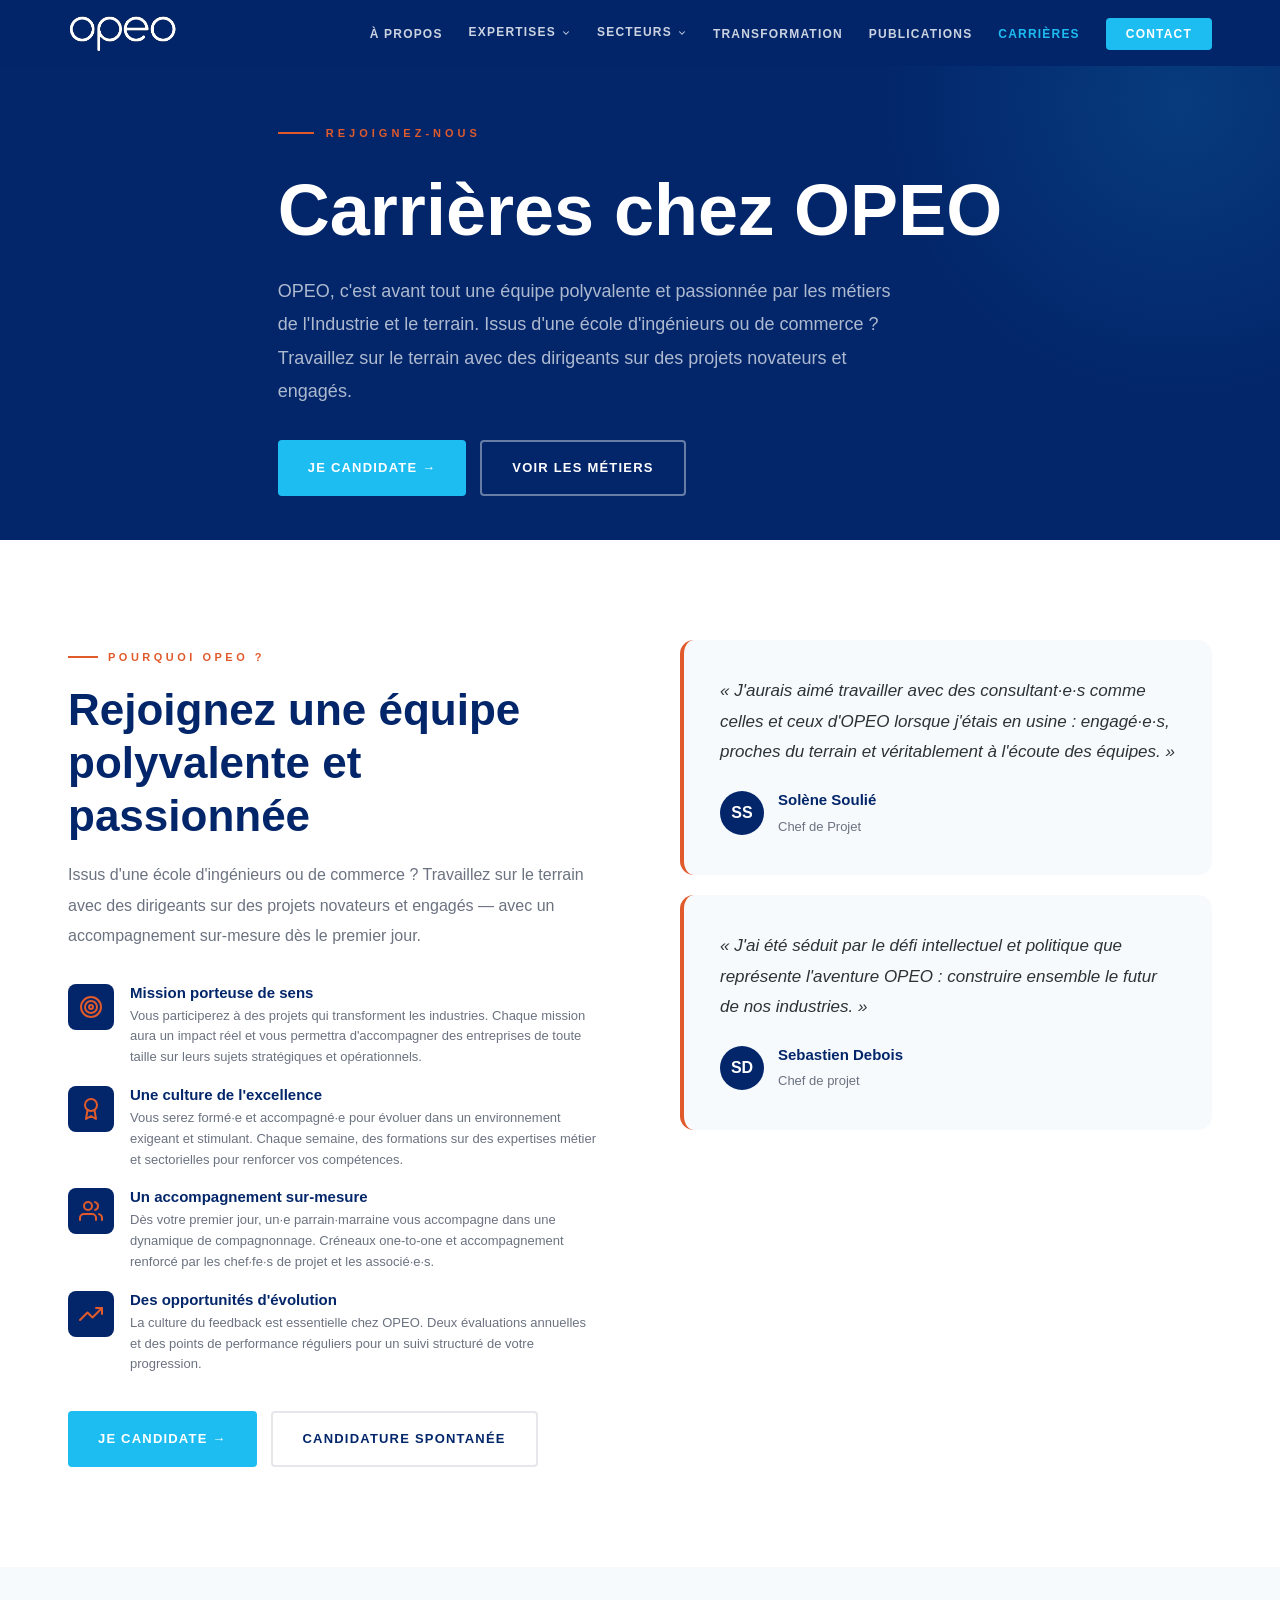
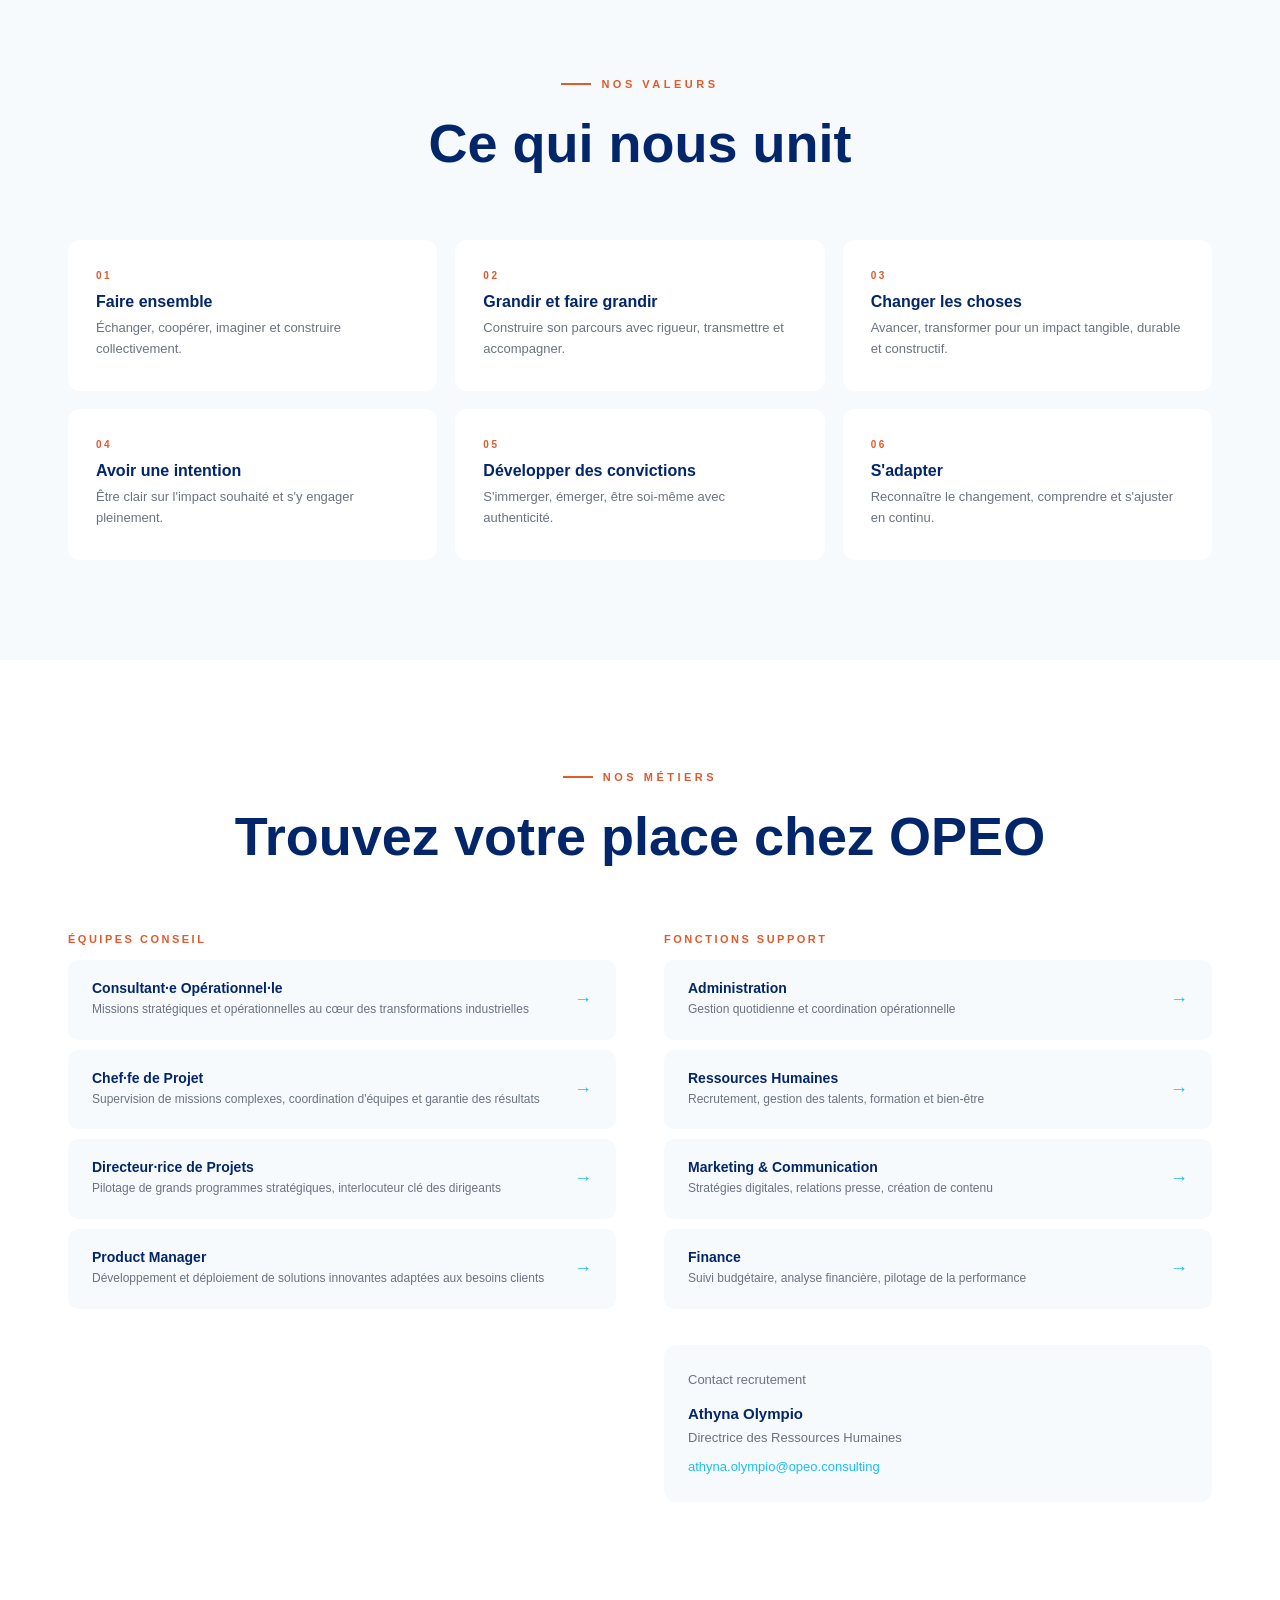
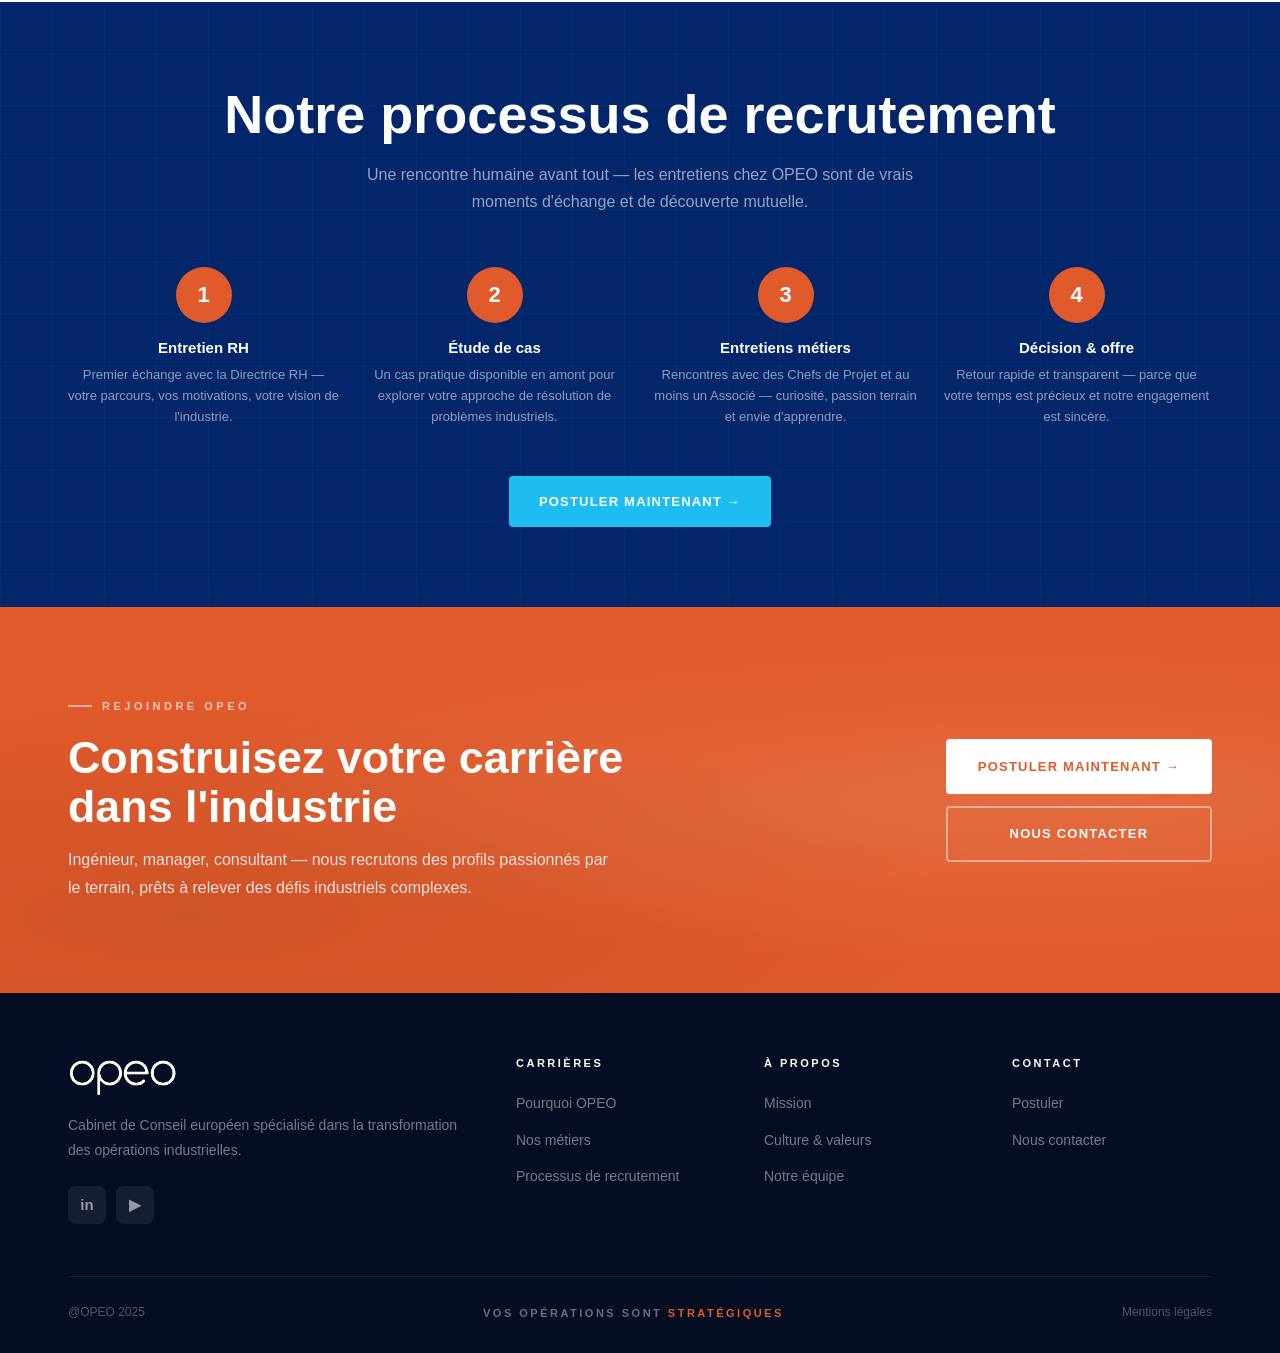
<file: carrieres.html>
<!DOCTYPE html>
<html lang="fr">
<head>
  <meta charset="UTF-8"/><meta name="viewport" content="width=device-width,initial-scale=1.0"/>
  <title>Carrières — OPEO</title>
  <link rel="stylesheet" href="styles.css"/>
  <style>
    .car-why{background:#fff;}
    .car-why-inner{display:grid;grid-template-columns:1fr 1fr;gap:80px;align-items:start;}
    .car-why-inner h2{font-size:clamp(26px,4vw,44px);margin-bottom:18px;}
    .car-why-inner > div > p{color:var(--gray);font-size:16px;line-height:1.9;margin-bottom:32px;}
    .why-list{display:flex;flex-direction:column;gap:18px;margin-bottom:36px;}
    .why-item{display:flex;gap:16px;align-items:flex-start;}
    .why-ico{width:46px;height:46px;background:var(--navy);border-radius:8px;display:flex;align-items:center;justify-content:center;font-size:20px;flex-shrink:0;}
    .why-txt h4{font-size:15px;color:var(--navy);margin-bottom:4px;}
    .why-txt p {font-size:13px;color:var(--gray);line-height:1.6;}
    .car-cta{display:flex;gap:14px;flex-wrap:wrap;}
    /* témoignage recrutement */
    .recruit-quote{background:var(--offwhite);border-radius:14px;padding:36px;border-left:4px solid var(--orange);margin-top:0;}
    .recruit-quote blockquote{font-size:17px;font-style:italic;color:var(--dark);line-height:1.8;margin-bottom:20px;}
    .recruit-author{display:flex;align-items:center;gap:14px;}
    .recruit-ava{width:44px;height:44px;border-radius:50%;background:var(--navy);display:flex;align-items:center;justify-content:center;color:#fff;font-weight:700;flex-shrink:0;}
    .recruit-author strong{display:block;font-size:15px;color:var(--navy);}
    .recruit-author span{font-size:13px;color:var(--gray);}
    /* valeurs */
    .valeurs{background:var(--offwhite);}
    .valeurs-grid{display:grid;grid-template-columns:repeat(3,1fr);gap:18px;}
    .val-card{background:#fff;border-radius:12px;padding:28px;border-bottom:3px solid transparent;transition:all .3s var(--ease);}
    .val-card:hover{border-bottom-color:var(--cyan);transform:translateY(-4px);}
    .val-num{font-size:10px;font-weight:700;letter-spacing:2.5px;text-transform:uppercase;color:var(--orange);margin-bottom:8px;}
    .val-card h4{font-size:16px;color:var(--navy);margin-bottom:7px;}
    .val-card p {font-size:13px;color:var(--gray);line-height:1.6;}
    /* métiers */
    .metiers{background:#fff;}
    .metiers-inner{display:grid;grid-template-columns:1fr 1fr;gap:48px;}
    .metier-group h3{font-size:11px;font-weight:700;letter-spacing:2.5px;text-transform:uppercase;color:var(--orange);margin-bottom:14px;}
    .metier-list{display:flex;flex-direction:column;gap:10px;margin-bottom:36px;}
    .metier-item{background:var(--offwhite);border-radius:10px;padding:18px 22px;display:flex;align-items:center;justify-content:space-between;border:2px solid transparent;transition:all .25s;}
    .metier-item:hover{border-color:var(--cyan);}
    .metier-item h4{font-size:14px;color:var(--navy);margin-bottom:3px;}
    .metier-item p {font-size:12px;color:var(--gray);}
    .metier-arrow{color:var(--cyan);font-size:18px;}
    /* process recrutement */
    .process{background:var(--navy);padding:80px 0;position:relative;overflow:hidden;}
    .process::before{content:'';position:absolute;inset:0;background-image:linear-gradient(rgba(29,189,242,.04) 1px,transparent 1px),linear-gradient(90deg,rgba(29,189,242,.04) 1px,transparent 1px);background-size:52px 52px;}
    .process .container{position:relative;z-index:1;}
    .process-steps{display:grid;grid-template-columns:repeat(4,1fr);gap:20px;margin-top:52px;}
    .proc-step{text-align:center;}
    .proc-num{width:56px;height:56px;border-radius:50%;background:var(--orange);color:#fff;font-size:22px;font-weight:900;display:flex;align-items:center;justify-content:center;margin:0 auto 16px;}
    .proc-step h4{color:#fff;font-size:15px;margin-bottom:8px;}
    .proc-step p {color:rgba(255,255,255,.55);font-size:13px;line-height:1.6;}
    .proc-divider{display:flex;align-items:center;justify-content:center;color:var(--cyan);font-size:24px;padding-top:28px;}
    @media(max-width:900px){
      .car-why-inner{grid-template-columns:1fr;}
      .valeurs-grid{grid-template-columns:1fr 1fr;}
      .metiers-inner{grid-template-columns:1fr;}
      .process-steps{grid-template-columns:1fr 1fr;}
    }
    @media(max-width:580px){
      .valeurs-grid{grid-template-columns:1fr;}
      .process-steps{grid-template-columns:1fr;}
    }
  </style>
</head>
<body>
<div class="mob-menu" id="mobMenu">
  <button class="mob-close" onclick="closeMob()">✕</button>
  <a href="index.html">Accueil</a><a href="a-propos.html">À propos</a>
  <a href="expertises.html">Expertises</a><a href="secteurs.html">Secteurs</a>
  <a href="transformation.html">Transformation</a><a href="publications.html">Publications</a>
  <a href="carrieres.html" class="active">Carrières</a><a href="contact.html">Contact</a>
</div>
<nav class="navbar solid">
  <div class="container"><div class="nav-inner">
    <a href="index.html" class="nav-logo-link"><img src="assets/logos/logo-official.svg" class="nav-logo-img" alt="OPEO" /></a>
    <ul class="nav-links">
      <li><a href="a-propos.html">À propos</a></li><li class="has-drop"><a href="expertises.html">Expertises <svg class="drop-chevron" viewBox="0 0 24 24" fill="none" stroke="currentColor" stroke-width="2.5" stroke-linecap="round" stroke-linejoin="round"><polyline points="6 9 12 15 18 9"/></svg></a><div class="nav-drop nav-drop-wide"><div class="drop-grid"><a href="expertise-strategie.html" class="drop-card"><div class="drop-card-icon"><svg viewBox="0 0 24 24" fill="none" stroke="currentColor" stroke-width="2" stroke-linecap="round" stroke-linejoin="round"><circle cx="12" cy="12" r="10"/><line x1="22" y1="12" x2="18" y2="12"/><line x1="6" y1="12" x2="2" y2="12"/><line x1="12" y1="6" x2="12" y2="2"/><line x1="12" y1="22" x2="12" y2="18"/></svg></div><div><span class="drop-card-title">Stratégie Industrielle</span><span class="drop-card-desc">Réorientation et repositionnement industriel</span></div></a><a href="expertise-digital.html" class="drop-card"><div class="drop-card-icon"><svg viewBox="0 0 24 24" fill="none" stroke="currentColor" stroke-width="2" stroke-linecap="round" stroke-linejoin="round"><polygon points="13 2 3 14 12 14 11 22 21 10 12 10 13 2"/></svg></div><div><span class="drop-card-title">Digital &amp; Innovation</span><span class="drop-card-desc">Transformation numérique des opérations</span></div></a><a href="expertise-excellence.html" class="drop-card"><div class="drop-card-icon"><svg viewBox="0 0 24 24" fill="none" stroke="currentColor" stroke-width="2" stroke-linecap="round" stroke-linejoin="round"><polyline points="23 6 13.5 15.5 8.5 10.5 1 18"/><polyline points="17 6 23 6 23 12"/></svg></div><div><span class="drop-card-title">Excellence Opérationnelle</span><span class="drop-card-desc">Lean, performance et amélioration continue</span></div></a><a href="expertise-supply-chain.html" class="drop-card"><div class="drop-card-icon"><svg viewBox="0 0 24 24" fill="none" stroke="currentColor" stroke-width="2" stroke-linecap="round" stroke-linejoin="round"><path d="M21 16V8a2 2 0 0 0-1-1.73l-7-4a2 2 0 0 0-2 0l-7 4A2 2 0 0 0 3 8v8a2 2 0 0 0 1 1.73l7 4a2 2 0 0 0 2 0l7-4A2 2 0 0 0 21 16z"/><polyline points="3.27 6.96 12 12.01 20.73 6.96"/><line x1="12" y1="22.08" x2="12" y2="12"/></svg></div><div><span class="drop-card-title">Supply Chain</span><span class="drop-card-desc">Optimisation des flux et résilience</span></div></a><a href="expertise-rd.html" class="drop-card"><div class="drop-card-icon"><svg viewBox="0 0 24 24" fill="none" stroke="currentColor" stroke-width="2" stroke-linecap="round" stroke-linejoin="round"><path d="M9 3v10l-4 5h14l-4-5V3"/><line x1="6" y1="7" x2="18" y2="7"/></svg></div><div><span class="drop-card-title">R&amp;D &amp; Innovation</span><span class="drop-card-desc">Accélération des cycles d'innovation</span></div></a></div></div></li>
      <li class="has-drop"><a href="secteurs.html">Secteurs <svg class="drop-chevron" viewBox="0 0 24 24" fill="none" stroke="currentColor" stroke-width="2.5" stroke-linecap="round" stroke-linejoin="round"><polyline points="6 9 12 15 18 9"/></svg></a><div class="nav-drop nav-drop-wide"><div class="drop-grid drop-grid-1"><a href="secteurs.html#luxe" class="drop-card"><div class="drop-card-icon"><svg viewBox="0 0 24 24" fill="none" stroke="currentColor" stroke-width="2" stroke-linecap="round" stroke-linejoin="round"><polygon points="12 2 22 8.5 22 15.5 12 22 2 15.5 2 8.5 12 2"/></svg></div><div><span class="drop-card-title">Luxe</span></div></a><a href="secteurs.html#process" class="drop-card"><div class="drop-card-icon"><svg viewBox="0 0 24 24" fill="none" stroke="currentColor" stroke-width="2" stroke-linecap="round" stroke-linejoin="round"><path d="M9 3v10l-4 5h14l-4-5V3"/><line x1="6" y1="7" x2="18" y2="7"/></svg></div><div><span class="drop-card-title">Industrie de Process</span></div></a><a href="secteurs.html#aero" class="drop-card"><div class="drop-card-icon"><svg viewBox="0 0 24 24" fill="none" stroke="currentColor" stroke-width="2" stroke-linecap="round" stroke-linejoin="round"><line x1="22" y1="2" x2="11" y2="13"/><polygon points="22 2 15 22 11 13 2 9 22 2"/></svg></div><div><span class="drop-card-title">Aéronautique &amp; Défense</span></div></a><a href="secteurs.html#pharma" class="drop-card"><div class="drop-card-icon"><svg viewBox="0 0 24 24" fill="none" stroke="currentColor" stroke-width="2" stroke-linecap="round" stroke-linejoin="round"><polyline points="22 12 18 12 15 21 9 3 6 12 2 12"/></svg></div><div><span class="drop-card-title">Pharmaceutique – Santé</span></div></a><a href="secteurs.html#auto" class="drop-card"><div class="drop-card-icon"><svg viewBox="0 0 24 24" fill="none" stroke="currentColor" stroke-width="2" stroke-linecap="round" stroke-linejoin="round"><rect x="1" y="3" width="15" height="13"/><polygon points="16 8 20 8 23 11 23 16 16 16 16 8"/><circle cx="5.5" cy="18.5" r="2.5"/><circle cx="18.5" cy="18.5" r="2.5"/></svg></div><div><span class="drop-card-title">Automobile</span></div></a></div></div></li><li><a href="transformation.html">Transformation</a></li>
      <li><a href="publications.html">Publications</a></li><li><a href="carrieres.html" class="active">Carrières</a></li>
      <li><a href="contact.html" class="cta-link">Contact</a></li>
    </ul>
    <button class="hamburger" onclick="openMob()"><span></span><span></span><span></span></button>
  </div></div>
</nav>

<section class="page-hero">
  <div class="page-hero-grid"></div><div class="page-hero-blob"></div>
  <div class="container">
    <div class="page-hero-eyebrow"><div class="page-hero-line"></div><span class="page-hero-tag">Rejoignez-nous</span></div>
    <h1>Carrières chez OPEO</h1>
    <p>OPEO, c'est avant tout une équipe polyvalente et passionnée par les métiers de l'Industrie et le terrain. Issus d'une école d'ingénieurs ou de commerce ? Travaillez sur le terrain avec des dirigeants sur des projets novateurs et engagés.</p>
    <div style="display:flex;gap:14px;margin-top:32px;flex-wrap:wrap;">
      <a href="https://opeo.factorial.fr/" target="_blank" class="btn btn-cyan">Je candidate →</a>
      <a href="#metiers" class="btn btn-ghost">Voir les métiers</a>
    </div>
  </div>
</section>

<!-- POURQUOI OPEO -->
<section class="car-why page-pad">
  <div class="container">
    <div class="car-why-inner">
      <div class="reveal">
        <span class="label">Pourquoi OPEO ?</span>
        <h2>Rejoignez une équipe polyvalente et passionnée</h2>
        <p>Issus d'une école d'ingénieurs ou de commerce ? Travaillez sur le terrain avec des dirigeants sur des projets novateurs et engagés — avec un accompagnement sur-mesure dès le premier jour.</p>
        <div class="why-list">
          <div class="why-item"><div class="why-ico"><svg class="ico-svg" viewBox="0 0 24 24" fill="none" stroke="currentColor" stroke-width="2" stroke-linecap="round" stroke-linejoin="round"><circle cx="12" cy="12" r="10"/><circle cx="12" cy="12" r="6"/><circle cx="12" cy="12" r="2"/></svg></div><div class="why-txt"><h4>Mission porteuse de sens</h4><p>Vous participerez à des projets qui transforment les industries. Chaque mission aura un impact réel et vous permettra d'accompagner des entreprises de toute taille sur leurs sujets stratégiques et opérationnels.</p></div></div>
          <div class="why-item"><div class="why-ico"><svg class="ico-svg" viewBox="0 0 24 24" fill="none" stroke="currentColor" stroke-width="2" stroke-linecap="round" stroke-linejoin="round"><circle cx="12" cy="8" r="6"/><path d="M15.477 12.89L17 22l-5-3-5 3 1.523-9.11"/></svg></div><div class="why-txt"><h4>Une culture de l'excellence</h4><p>Vous serez formé·e et accompagné·e pour évoluer dans un environnement exigeant et stimulant. Chaque semaine, des formations sur des expertises métier et sectorielles pour renforcer vos compétences.</p></div></div>
          <div class="why-item"><div class="why-ico"><svg class="ico-svg" viewBox="0 0 24 24" fill="none" stroke="currentColor" stroke-width="2" stroke-linecap="round" stroke-linejoin="round"><path d="M17 21v-2a4 4 0 0 0-4-4H5a4 4 0 0 0-4 4v2"/><circle cx="9" cy="7" r="4"/><path d="M23 21v-2a4 4 0 0 0-3-3.87"/><path d="M16 3.13a4 4 0 0 1 0 7.75"/></svg></div><div class="why-txt"><h4>Un accompagnement sur-mesure</h4><p>Dès votre premier jour, un·e parrain·marraine vous accompagne dans une dynamique de compagnonnage. Créneaux one-to-one et accompagnement renforcé par les chef·fe·s de projet et les associé·e·s.</p></div></div>
          <div class="why-item"><div class="why-ico"><svg class="ico-svg" viewBox="0 0 24 24" fill="none" stroke="currentColor" stroke-width="2" stroke-linecap="round" stroke-linejoin="round"><polyline points="23 6 13.5 15.5 8.5 10.5 1 18"/><polyline points="17 6 23 6 23 12"/></svg></div><div class="why-txt"><h4>Des opportunités d'évolution</h4><p>La culture du feedback est essentielle chez OPEO. Deux évaluations annuelles et des points de performance réguliers pour un suivi structuré de votre progression.</p></div></div>
        </div>
        <div class="car-cta">
          <a href="https://opeo.factorial.fr/" target="_blank" class="btn btn-cyan">Je candidate →</a>
          <a href="mailto:athyna.olympio@opeo.consulting" class="btn btn-outline">Candidature spontanée</a>
        </div>
      </div>
      <div class="reveal" data-d="1">
        <div class="recruit-quote">
          <blockquote>« J'aurais aimé travailler avec des consultant·e·s comme celles et ceux d'OPEO lorsque j'étais en usine : engagé·e·s, proches du terrain et véritablement à l'écoute des équipes. »</blockquote>
          <div class="recruit-author">
            <div class="recruit-ava">SS</div>
            <div><strong>Solène Soulié</strong><span>Chef de Projet</span></div>
          </div>
        </div>
        <div style="margin-top:20px;">
          <div class="recruit-quote">
            <blockquote>« J'ai été séduit par le défi intellectuel et politique que représente l'aventure OPEO : construire ensemble le futur de nos industries. »</blockquote>
            <div class="recruit-author">
              <div class="recruit-ava">SD</div>
              <div><strong>Sebastien Debois</strong><span>Chef de projet</span></div>
            </div>
          </div>
        </div>
      </div>
    </div>
  </div>
</section>

<!-- VALEURS -->
<section class="valeurs page-pad">
  <div class="container">
    <div class="head-center reveal">
      <span class="label">Nos valeurs</span>
      <h2 class="section-title">Ce qui nous unit</h2>
    </div>
    <div class="valeurs-grid reveal">
      <div class="val-card"><div class="val-num">01</div><h4>Faire ensemble</h4><p>Échanger, coopérer, imaginer et construire collectivement.</p></div>
      <div class="val-card"><div class="val-num">02</div><h4>Grandir et faire grandir</h4><p>Construire son parcours avec rigueur, transmettre et accompagner.</p></div>
      <div class="val-card"><div class="val-num">03</div><h4>Changer les choses</h4><p>Avancer, transformer pour un impact tangible, durable et constructif.</p></div>
      <div class="val-card"><div class="val-num">04</div><h4>Avoir une intention</h4><p>Être clair sur l'impact souhaité et s'y engager pleinement.</p></div>
      <div class="val-card"><div class="val-num">05</div><h4>Développer des convictions</h4><p>S'immerger, émerger, être soi-même avec authenticité.</p></div>
      <div class="val-card"><div class="val-num">06</div><h4>S'adapter</h4><p>Reconnaître le changement, comprendre et s'ajuster en continu.</p></div>
    </div>
  </div>
</section>

<!-- MÉTIERS -->
<section class="metiers page-pad" id="metiers">
  <div class="container">
    <div class="head-center reveal">
      <span class="label">Nos métiers</span>
      <h2 class="section-title">Trouvez votre place chez OPEO</h2>
    </div>
    <div class="metiers-inner reveal">
      <div>
        <div class="metier-group">
          <h3>Équipes Conseil</h3>
          <div class="metier-list">
            <div class="metier-item"><div><h4>Consultant·e Opérationnel·le</h4><p>Missions stratégiques et opérationnelles au cœur des transformations industrielles</p></div><span class="metier-arrow">→</span></div>
            <div class="metier-item"><div><h4>Chef·fe de Projet</h4><p>Supervision de missions complexes, coordination d'équipes et garantie des résultats</p></div><span class="metier-arrow">→</span></div>
            <div class="metier-item"><div><h4>Directeur·rice de Projets</h4><p>Pilotage de grands programmes stratégiques, interlocuteur clé des dirigeants</p></div><span class="metier-arrow">→</span></div>
            <div class="metier-item"><div><h4>Product Manager</h4><p>Développement et déploiement de solutions innovantes adaptées aux besoins clients</p></div><span class="metier-arrow">→</span></div>
          </div>
        </div>
      </div>
      <div>
        <div class="metier-group">
          <h3>Fonctions Support</h3>
          <div class="metier-list">
            <div class="metier-item"><div><h4>Administration</h4><p>Gestion quotidienne et coordination opérationnelle</p></div><span class="metier-arrow">→</span></div>
            <div class="metier-item"><div><h4>Ressources Humaines</h4><p>Recrutement, gestion des talents, formation et bien-être</p></div><span class="metier-arrow">→</span></div>
            <div class="metier-item"><div><h4>Marketing &amp; Communication</h4><p>Stratégies digitales, relations presse, création de contenu</p></div><span class="metier-arrow">→</span></div>
            <div class="metier-item"><div><h4>Finance</h4><p>Suivi budgétaire, analyse financière, pilotage de la performance</p></div><span class="metier-arrow">→</span></div>
          </div>
        </div>
        <div style="background:var(--offwhite);border-radius:12px;padding:24px;margin-top:20px;">
          <p style="font-size:13px;color:var(--gray);margin-bottom:12px;">Contact recrutement</p>
          <p style="font-size:15px;font-weight:700;color:var(--navy);">Athyna Olympio</p>
          <p style="font-size:13px;color:var(--gray);">Directrice des Ressources Humaines</p>
          <a href="mailto:athyna.olympio@opeo.consulting" style="font-size:13px;color:var(--cyan);display:block;margin-top:8px;">athyna.olympio@opeo.consulting</a>
        </div>
      </div>
    </div>
  </div>
</section>

<!-- PROCESS RECRUTEMENT -->
<section class="process">
  <div class="container">
    <div class="reveal"><h2 class="section-title" style="color:#fff;text-align:center;margin-bottom:16px;">Notre processus de recrutement</h2>
    <p style="color:rgba(255,255,255,.58);text-align:center;font-size:16px;max-width:560px;margin:0 auto 52px;">Une rencontre humaine avant tout — les entretiens chez OPEO sont de vrais moments d'échange et de découverte mutuelle.</p></div>
    <div class="process-steps reveal">
      <div class="proc-step"><div class="proc-num">1</div><h4>Entretien RH</h4><p>Premier échange avec la Directrice RH — votre parcours, vos motivations, votre vision de l'industrie.</p></div>
      <div class="proc-step"><div class="proc-num">2</div><h4>Étude de cas</h4><p>Un cas pratique disponible en amont pour explorer votre approche de résolution de problèmes industriels.</p></div>
      <div class="proc-step"><div class="proc-num">3</div><h4>Entretiens métiers</h4><p>Rencontres avec des Chefs de Projet et au moins un Associé — curiosité, passion terrain et envie d'apprendre.</p></div>
      <div class="proc-step"><div class="proc-num">4</div><h4>Décision &amp; offre</h4><p>Retour rapide et transparent — parce que votre temps est précieux et notre engagement est sincère.</p></div>
    </div>
    <div style="text-align:center;margin-top:48px;" class="reveal">
      <a href="https://opeo.factorial.fr/" target="_blank" class="btn btn-cyan">Postuler maintenant →</a>
    </div>
  </div>
</section>

<!-- ORANGE CTA BAND -->
<section class="orange-band">
  <div class="container">
    <div class="orange-band-inner reveal">
      <div>
        <div class="orange-band-eyebrow">Rejoindre OPEO</div>
        <h2>Construisez votre carrière<br>dans l'industrie</h2>
        <p>Ingénieur, manager, consultant — nous recrutons des profils passionnés par le terrain, prêts à relever des défis industriels complexes.</p>
      </div>
      <div class="orange-band-actions">
        <a href="mailto:athyna.olympio@opeo.consulting" class="btn btn-white">Postuler maintenant →</a>
        <a href="contact.html" class="btn btn-ghost-white">Nous contacter</a>
      </div>
    </div>
  </div>
</section>

<footer class="footer"><div class="container">
  <div class="footer-grid">
    <div class="footer-brand"><a href="index.html" class="nav-logo-link"><img src="assets/logos/logo-official.svg" class="nav-logo-img" alt="OPEO" /></a><p>Cabinet de Conseil européen spécialisé dans la transformation des opérations industrielles.</p><div class="footer-socials"><a href="https://www.linkedin.com/company/opeo/" target="_blank" class="soc-link">in</a><a href="https://www.youtube.com/channel/UCHxWDzGkSoEmFhDaU6nbsCg" target="_blank" class="soc-link">▶</a></div></div>
    <div class="footer-col"><h4>Carrières</h4><ul class="footer-nav"><li><a href="carrieres.html">Pourquoi OPEO</a></li><li><a href="carrieres.html">Nos métiers</a></li><li><a href="carrieres.html">Processus de recrutement</a></li></ul></div>
    <div class="footer-col"><h4>À propos</h4><ul class="footer-nav"><li><a href="a-propos.html">Mission</a></li><li><a href="a-propos.html">Culture &amp; valeurs</a></li><li><a href="a-propos.html">Notre équipe</a></li></ul></div>
    <div class="footer-col"><h4>Contact</h4><ul class="footer-nav"><li><a href="mailto:athyna.olympio@opeo.consulting">Postuler</a></li><li><a href="contact.html">Nous contacter</a></li></ul></div>
  </div>
  <div class="footer-bottom"><p>@OPEO 2025</p><div class="footer-tagline">Vos Opérations sont <em>Stratégiques</em></div><p>Mentions légales</p></div>
</div></footer>
<script>
function openMob(){document.getElementById('mobMenu').classList.add('open');}
function closeMob(){document.getElementById('mobMenu').classList.remove('open');}
const revObs=new IntersectionObserver(e=>e.forEach(x=>{if(x.isIntersecting){x.target.classList.add('on');revObs.unobserve(x.target);}}),{threshold:.12});
document.querySelectorAll('.reveal').forEach(el=>revObs.observe(el));
</script>
</body></html>
</file>
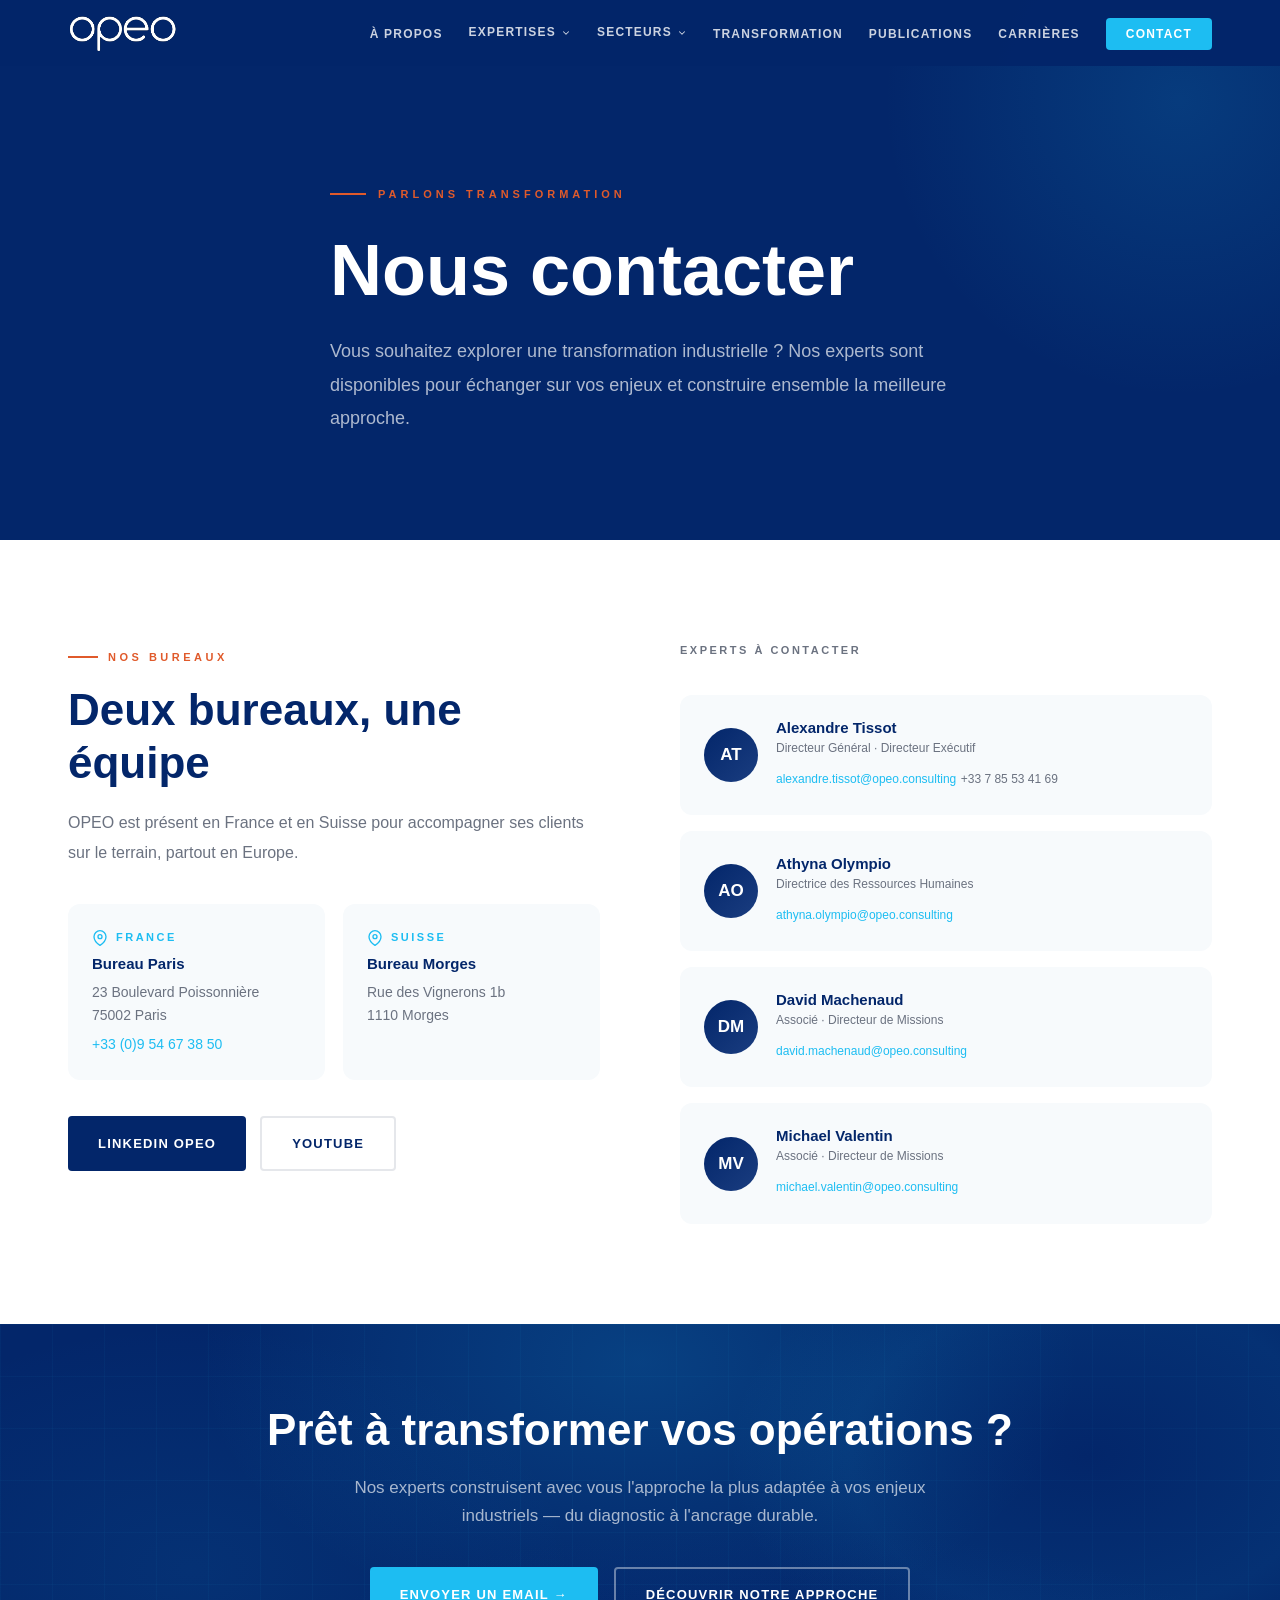
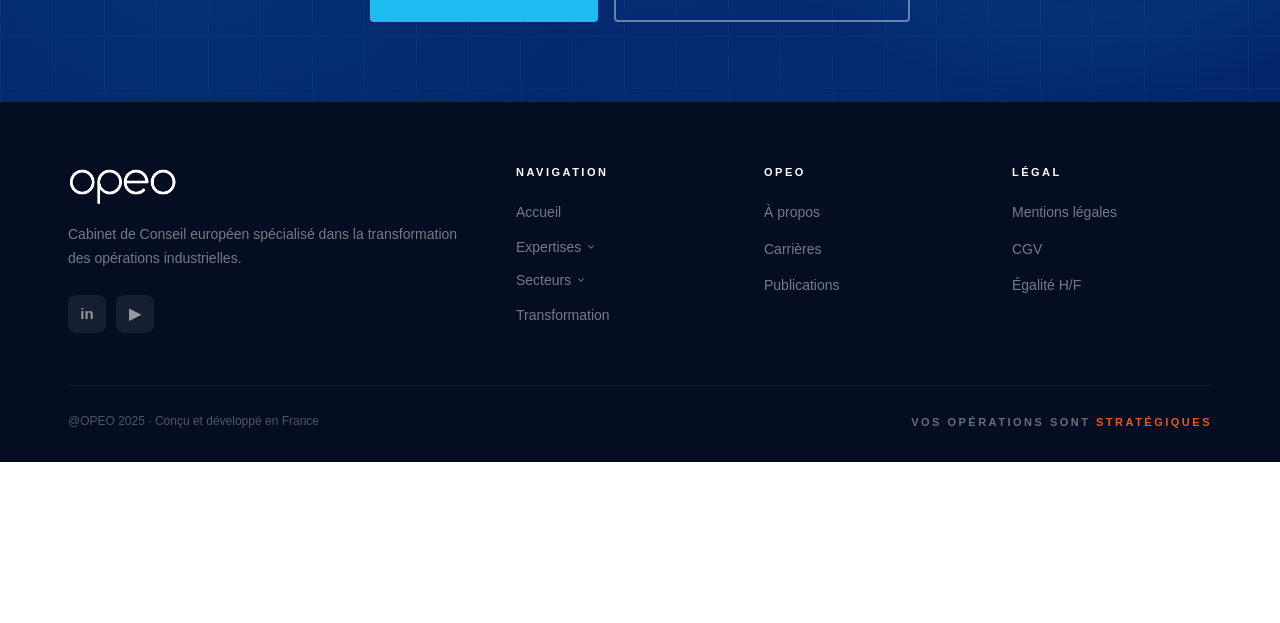
<file: contact.html>
<!DOCTYPE html>
<html lang="fr">
<head>
  <meta charset="UTF-8"/><meta name="viewport" content="width=device-width,initial-scale=1.0"/>
  <title>Contact — OPEO</title>
  <link rel="stylesheet" href="styles.css"/>
  <style>
    .contact-main{background:#fff;}
    .contact-inner{display:grid;grid-template-columns:1fr 1fr;gap:80px;align-items:start;}
    .contact-inner h2{font-size:clamp(26px,4vw,44px);margin-bottom:18px;}
    .contact-inner > div > p{color:var(--gray);font-size:16px;line-height:1.9;margin-bottom:36px;}
    .offices{display:grid;grid-template-columns:1fr 1fr;gap:18px;margin-bottom:36px;}
    .office-card{background:var(--offwhite);border-radius:12px;padding:24px;}
    .office-flag{font-size:11px;font-weight:700;letter-spacing:2.5px;text-transform:uppercase;color:var(--cyan);margin-bottom:8px;}
    .office-card h4{color:var(--navy);font-size:15px;margin-bottom:8px;}
    .office-card p  {color:var(--gray);font-size:14px;line-height:1.65;}
    .office-card a  {color:var(--cyan);font-size:14px;display:block;margin-top:6px;}
    .experts{display:flex;flex-direction:column;gap:16px;}
    .expert-card{background:var(--offwhite);border-radius:12px;padding:22px;display:flex;align-items:center;gap:18px;border:2px solid transparent;transition:all .25s;}
    .expert-card:hover{border-color:var(--cyan);}
    .expert-ava{width:54px;height:54px;border-radius:50%;background:linear-gradient(135deg,var(--navy),#1a3d80);display:flex;align-items:center;justify-content:center;color:#fff;font-weight:800;font-size:17px;flex-shrink:0;}
    .expert-info h4{color:var(--navy);font-size:15px;margin-bottom:2px;}
    .expert-info .role{color:var(--gray);font-size:12px;margin-bottom:6px;}
    .expert-info a  {color:var(--cyan);font-size:12px;}
    /* CTA band */
    .cta-band{background:var(--navy);padding:80px 0;position:relative;overflow:hidden;}
    .cta-band::before{content:'';position:absolute;inset:0;background-image:linear-gradient(rgba(29,189,242,.04) 1px,transparent 1px),linear-gradient(90deg,rgba(29,189,242,.04) 1px,transparent 1px);background-size:52px 52px;z-index:0;}
    .ca1,.ca2,.ca3,.ca4{position:absolute;inset:0;pointer-events:none;}
    .ca1{background:radial-gradient(ellipse 800px 500px at 50% 10%,rgba(29,189,242,.22) 0%,transparent 55%);opacity:.8;animation:ca1 8s ease-in-out infinite alternate;}
    .ca2{background:radial-gradient(ellipse 600px 400px at 85% 35%,rgba(3,38,106,.6) 0%,rgba(29,189,242,.12) 40%,transparent 60%);opacity:.6;animation:ca2 6s ease-in-out infinite alternate-reverse;}
    .ca3{background:radial-gradient(ellipse 700px 450px at 15% 65%,rgba(29,189,242,.15) 0%,transparent 55%);opacity:.5;animation:ca3 10s ease-in-out infinite alternate;}
    .ca4{background:radial-gradient(ellipse 900px 250px at 60% 90%,rgba(29,100,200,.18) 0%,transparent 55%);opacity:.4;animation:ca4 7s ease-in-out infinite alternate-reverse;}
    @keyframes ca1{0%{transform:translateX(-80px) translateY(-40px) scale(1);}50%{transform:translateX(40px) translateY(25px) scale(1.15);}100%{transform:translateX(80px) translateY(-20px) scale(.9);}}
    @keyframes ca2{0%{transform:translateX(60px) translateY(30px) scale(.85);}50%{transform:translateX(-25px) translateY(-15px) scale(1.2);}100%{transform:translateX(-70px) translateY(50px) scale(.95);}}
    @keyframes ca3{0%{transform:translateX(-40px) translateY(15px) scale(1.1);}50%{transform:translateX(55px) translateY(-30px) scale(.85);}100%{transform:translateX(-15px) translateY(40px) scale(1.05);}}
    @keyframes ca4{0%{transform:translateX(25px) translateY(-15px) scale(.95);}50%{transform:translateX(-50px) translateY(8px) scale(1.1);}100%{transform:translateX(35px) translateY(-50px) scale(.85);}}
    .cta-band .container{position:relative;z-index:1;text-align:center;}
    .cta-band h2{color:#fff;font-size:clamp(26px,4vw,44px);margin-bottom:18px;}
    .cta-band p {color:rgba(255,255,255,.65);font-size:17px;max-width:600px;margin:0 auto 36px;}
    .cta-btns{display:flex;gap:16px;justify-content:center;flex-wrap:wrap;}
    @media(max-width:900px){
      .contact-inner{grid-template-columns:1fr;}
      .offices{grid-template-columns:1fr;}
    }
  </style>
</head>
<body>
<div class="mob-menu" id="mobMenu">
  <button class="mob-close" onclick="closeMob()">✕</button>
  <a href="index.html">Accueil</a><a href="a-propos.html">À propos</a>
  <a href="expertises.html">Expertises</a><a href="secteurs.html">Secteurs</a>
  <a href="transformation.html">Transformation</a><a href="publications.html">Publications</a>
  <a href="carrieres.html">Carrières</a><a href="contact.html" class="active">Contact</a>
</div>
<nav class="navbar solid">
  <div class="container"><div class="nav-inner">
    <a href="index.html" class="nav-logo-link"><img src="assets/logos/logo-official.svg" class="nav-logo-img" alt="OPEO" /></a>
    <ul class="nav-links">
      <li><a href="a-propos.html">À propos</a></li><li class="has-drop"><a href="expertises.html">Expertises <svg class="drop-chevron" viewBox="0 0 24 24" fill="none" stroke="currentColor" stroke-width="2.5" stroke-linecap="round" stroke-linejoin="round"><polyline points="6 9 12 15 18 9"/></svg></a><div class="nav-drop nav-drop-wide"><div class="drop-grid"><a href="expertise-strategie.html" class="drop-card"><div class="drop-card-icon"><svg viewBox="0 0 24 24" fill="none" stroke="currentColor" stroke-width="2" stroke-linecap="round" stroke-linejoin="round"><circle cx="12" cy="12" r="10"/><line x1="22" y1="12" x2="18" y2="12"/><line x1="6" y1="12" x2="2" y2="12"/><line x1="12" y1="6" x2="12" y2="2"/><line x1="12" y1="22" x2="12" y2="18"/></svg></div><div><span class="drop-card-title">Stratégie Industrielle</span><span class="drop-card-desc">Réorientation et repositionnement industriel</span></div></a><a href="expertise-digital.html" class="drop-card"><div class="drop-card-icon"><svg viewBox="0 0 24 24" fill="none" stroke="currentColor" stroke-width="2" stroke-linecap="round" stroke-linejoin="round"><polygon points="13 2 3 14 12 14 11 22 21 10 12 10 13 2"/></svg></div><div><span class="drop-card-title">Digital &amp; Innovation</span><span class="drop-card-desc">Transformation numérique des opérations</span></div></a><a href="expertise-excellence.html" class="drop-card"><div class="drop-card-icon"><svg viewBox="0 0 24 24" fill="none" stroke="currentColor" stroke-width="2" stroke-linecap="round" stroke-linejoin="round"><polyline points="23 6 13.5 15.5 8.5 10.5 1 18"/><polyline points="17 6 23 6 23 12"/></svg></div><div><span class="drop-card-title">Excellence Opérationnelle</span><span class="drop-card-desc">Lean, performance et amélioration continue</span></div></a><a href="expertise-supply-chain.html" class="drop-card"><div class="drop-card-icon"><svg viewBox="0 0 24 24" fill="none" stroke="currentColor" stroke-width="2" stroke-linecap="round" stroke-linejoin="round"><path d="M21 16V8a2 2 0 0 0-1-1.73l-7-4a2 2 0 0 0-2 0l-7 4A2 2 0 0 0 3 8v8a2 2 0 0 0 1 1.73l7 4a2 2 0 0 0 2 0l7-4A2 2 0 0 0 21 16z"/><polyline points="3.27 6.96 12 12.01 20.73 6.96"/><line x1="12" y1="22.08" x2="12" y2="12"/></svg></div><div><span class="drop-card-title">Supply Chain</span><span class="drop-card-desc">Optimisation des flux et résilience</span></div></a><a href="expertise-rd.html" class="drop-card"><div class="drop-card-icon"><svg viewBox="0 0 24 24" fill="none" stroke="currentColor" stroke-width="2" stroke-linecap="round" stroke-linejoin="round"><path d="M9 3v10l-4 5h14l-4-5V3"/><line x1="6" y1="7" x2="18" y2="7"/></svg></div><div><span class="drop-card-title">R&amp;D &amp; Innovation</span><span class="drop-card-desc">Accélération des cycles d'innovation</span></div></a></div></div></li>
      <li class="has-drop"><a href="secteurs.html">Secteurs <svg class="drop-chevron" viewBox="0 0 24 24" fill="none" stroke="currentColor" stroke-width="2.5" stroke-linecap="round" stroke-linejoin="round"><polyline points="6 9 12 15 18 9"/></svg></a><div class="nav-drop nav-drop-wide"><div class="drop-grid drop-grid-1"><a href="secteurs.html#luxe" class="drop-card"><div class="drop-card-icon"><svg viewBox="0 0 24 24" fill="none" stroke="currentColor" stroke-width="2" stroke-linecap="round" stroke-linejoin="round"><polygon points="12 2 22 8.5 22 15.5 12 22 2 15.5 2 8.5 12 2"/></svg></div><div><span class="drop-card-title">Luxe</span></div></a><a href="secteurs.html#process" class="drop-card"><div class="drop-card-icon"><svg viewBox="0 0 24 24" fill="none" stroke="currentColor" stroke-width="2" stroke-linecap="round" stroke-linejoin="round"><path d="M9 3v10l-4 5h14l-4-5V3"/><line x1="6" y1="7" x2="18" y2="7"/></svg></div><div><span class="drop-card-title">Industrie de Process</span></div></a><a href="secteurs.html#aero" class="drop-card"><div class="drop-card-icon"><svg viewBox="0 0 24 24" fill="none" stroke="currentColor" stroke-width="2" stroke-linecap="round" stroke-linejoin="round"><line x1="22" y1="2" x2="11" y2="13"/><polygon points="22 2 15 22 11 13 2 9 22 2"/></svg></div><div><span class="drop-card-title">Aéronautique &amp; Défense</span></div></a><a href="secteurs.html#pharma" class="drop-card"><div class="drop-card-icon"><svg viewBox="0 0 24 24" fill="none" stroke="currentColor" stroke-width="2" stroke-linecap="round" stroke-linejoin="round"><polyline points="22 12 18 12 15 21 9 3 6 12 2 12"/></svg></div><div><span class="drop-card-title">Pharmaceutique – Santé</span></div></a><a href="secteurs.html#auto" class="drop-card"><div class="drop-card-icon"><svg viewBox="0 0 24 24" fill="none" stroke="currentColor" stroke-width="2" stroke-linecap="round" stroke-linejoin="round"><rect x="1" y="3" width="15" height="13"/><polygon points="16 8 20 8 23 11 23 16 16 16 16 8"/><circle cx="5.5" cy="18.5" r="2.5"/><circle cx="18.5" cy="18.5" r="2.5"/></svg></div><div><span class="drop-card-title">Automobile</span></div></a></div></div></li><li><a href="transformation.html">Transformation</a></li>
      <li><a href="publications.html">Publications</a></li><li><a href="carrieres.html">Carrières</a></li>
      <li><a href="contact.html" class="cta-link active">Contact</a></li>
    </ul>
    <button class="hamburger" onclick="openMob()"><span></span><span></span><span></span></button>
  </div></div>
</nav>

<section class="page-hero">
  <div class="page-hero-grid"></div><div class="page-hero-blob"></div>
  <div class="container">
    <div class="page-hero-eyebrow"><div class="page-hero-line"></div><span class="page-hero-tag">Parlons transformation</span></div>
    <h1>Nous contacter</h1>
    <p>Vous souhaitez explorer une transformation industrielle ? Nos experts sont disponibles pour échanger sur vos enjeux et construire ensemble la meilleure approche.</p>
  </div>
</section>

<section class="contact-main page-pad">
  <div class="container">
    <div class="contact-inner">
      <div class="reveal">
        <span class="label">Nos bureaux</span>
        <h2>Deux bureaux, une équipe</h2>
        <p>OPEO est présent en France et en Suisse pour accompagner ses clients sur le terrain, partout en Europe.</p>
        <div class="offices">
          <div class="office-card">
            <div class="office-flag"><svg class="ico-svg" viewBox="0 0 24 24" fill="none" stroke="currentColor" stroke-width="2" stroke-linecap="round" stroke-linejoin="round"><path d="M21 10c0 7-9 13-9 13s-9-6-9-13a9 9 0 0 1 18 0z"/><circle cx="12" cy="10" r="3"/></svg> France</div>
            <h4>Bureau Paris</h4>
            <p>23 Boulevard Poissonnière<br>75002 Paris</p>
            <a href="tel:+33954673850">+33 (0)9 54 67 38 50</a>
          </div>
          <div class="office-card">
            <div class="office-flag"><svg class="ico-svg" viewBox="0 0 24 24" fill="none" stroke="currentColor" stroke-width="2" stroke-linecap="round" stroke-linejoin="round"><path d="M21 10c0 7-9 13-9 13s-9-6-9-13a9 9 0 0 1 18 0z"/><circle cx="12" cy="10" r="3"/></svg> Suisse</div>
            <h4>Bureau Morges</h4>
            <p>Rue des Vignerons 1b<br>1110 Morges</p>
          </div>
        </div>
        <div style="display:flex;gap:14px;flex-wrap:wrap;">
          <a href="https://www.linkedin.com/company/opeo/" target="_blank" class="btn btn-navy">LinkedIn OPEO</a>
          <a href="https://www.youtube.com/channel/UCHxWDzGkSoEmFhDaU6nbsCg" target="_blank" class="btn btn-outline">YouTube</a>
        </div>
      </div>
      <div class="experts reveal" data-d="1">
        <p style="font-size:11px;font-weight:700;letter-spacing:2.5px;text-transform:uppercase;color:var(--gray);margin-bottom:18px;">Experts à contacter</p>
        <div class="expert-card">
          <div class="expert-ava">AT</div>
          <div class="expert-info">
            <h4>Alexandre Tissot</h4>
            <p class="role">Directeur Général · Directeur Exécutif</p>
            <a href="mailto:alexandre.tissot@opeo.consulting">alexandre.tissot@opeo.consulting</a>
            <a href="tel:+33785534169" style="color:var(--gray);margin-top:2px;">+33 7 85 53 41 69</a>
          </div>
        </div>
        <div class="expert-card">
          <div class="expert-ava">AO</div>
          <div class="expert-info">
            <h4>Athyna Olympio</h4>
            <p class="role">Directrice des Ressources Humaines</p>
            <a href="mailto:athyna.olympio@opeo.consulting">athyna.olympio@opeo.consulting</a>
          </div>
        </div>
        <div class="expert-card">
          <div class="expert-ava">DM</div>
          <div class="expert-info">
            <h4>David Machenaud</h4>
            <p class="role">Associé · Directeur de Missions</p>
            <a href="mailto:david.machenaud@opeo.consulting">david.machenaud@opeo.consulting</a>
          </div>
        </div>
        <div class="expert-card">
          <div class="expert-ava">MV</div>
          <div class="expert-info">
            <h4>Michael Valentin</h4>
            <p class="role">Associé · Directeur de Missions</p>
            <a href="mailto:michael.valentin@opeo.consulting">michael.valentin@opeo.consulting</a>
          </div>
        </div>
      </div>
    </div>
  </div>
</section>

<section class="cta-band">
  <div class="ca1"></div><div class="ca2"></div><div class="ca3"></div><div class="ca4"></div>
  <div class="container">
    <div class="reveal">
      <h2>Prêt à transformer vos opérations ?</h2>
      <p>Nos experts construisent avec vous l'approche la plus adaptée à vos enjeux industriels — du diagnostic à l'ancrage durable.</p>
      <div class="cta-btns">
        <a href="mailto:alexandre.tissot@opeo.consulting" class="btn btn-cyan">Envoyer un email →</a>
        <a href="transformation.html" class="btn btn-ghost">Découvrir notre approche</a>
      </div>
    </div>
  </div>
</section>

<footer class="footer"><div class="container">
  <div class="footer-grid">
    <div class="footer-brand"><a href="index.html" class="nav-logo-link"><img src="assets/logos/logo-official.svg" class="nav-logo-img" alt="OPEO" /></a><p>Cabinet de Conseil européen spécialisé dans la transformation des opérations industrielles.</p><div class="footer-socials"><a href="https://www.linkedin.com/company/opeo/" target="_blank" class="soc-link">in</a><a href="https://www.youtube.com/channel/UCHxWDzGkSoEmFhDaU6nbsCg" target="_blank" class="soc-link">▶</a></div></div>
    <div class="footer-col"><h4>Navigation</h4><ul class="footer-nav"><li><a href="index.html">Accueil</a></li><li class="has-drop"><a href="expertises.html">Expertises <svg class="drop-chevron" viewBox="0 0 24 24" fill="none" stroke="currentColor" stroke-width="2.5" stroke-linecap="round" stroke-linejoin="round"><polyline points="6 9 12 15 18 9"/></svg></a><div class="nav-drop nav-drop-wide"><div class="drop-grid"><a href="expertise-strategie.html" class="drop-card"><div class="drop-card-icon"><svg viewBox="0 0 24 24" fill="none" stroke="currentColor" stroke-width="2" stroke-linecap="round" stroke-linejoin="round"><circle cx="12" cy="12" r="10"/><line x1="22" y1="12" x2="18" y2="12"/><line x1="6" y1="12" x2="2" y2="12"/><line x1="12" y1="6" x2="12" y2="2"/><line x1="12" y1="22" x2="12" y2="18"/></svg></div><div><span class="drop-card-title">Stratégie Industrielle</span><span class="drop-card-desc">Réorientation et repositionnement industriel</span></div></a><a href="expertise-digital.html" class="drop-card"><div class="drop-card-icon"><svg viewBox="0 0 24 24" fill="none" stroke="currentColor" stroke-width="2" stroke-linecap="round" stroke-linejoin="round"><polygon points="13 2 3 14 12 14 11 22 21 10 12 10 13 2"/></svg></div><div><span class="drop-card-title">Digital &amp; Innovation</span><span class="drop-card-desc">Transformation numérique des opérations</span></div></a><a href="expertise-excellence.html" class="drop-card"><div class="drop-card-icon"><svg viewBox="0 0 24 24" fill="none" stroke="currentColor" stroke-width="2" stroke-linecap="round" stroke-linejoin="round"><polyline points="23 6 13.5 15.5 8.5 10.5 1 18"/><polyline points="17 6 23 6 23 12"/></svg></div><div><span class="drop-card-title">Excellence Opérationnelle</span><span class="drop-card-desc">Lean, performance et amélioration continue</span></div></a><a href="expertise-supply-chain.html" class="drop-card"><div class="drop-card-icon"><svg viewBox="0 0 24 24" fill="none" stroke="currentColor" stroke-width="2" stroke-linecap="round" stroke-linejoin="round"><path d="M21 16V8a2 2 0 0 0-1-1.73l-7-4a2 2 0 0 0-2 0l-7 4A2 2 0 0 0 3 8v8a2 2 0 0 0 1 1.73l7 4a2 2 0 0 0 2 0l7-4A2 2 0 0 0 21 16z"/><polyline points="3.27 6.96 12 12.01 20.73 6.96"/><line x1="12" y1="22.08" x2="12" y2="12"/></svg></div><div><span class="drop-card-title">Supply Chain</span><span class="drop-card-desc">Optimisation des flux et résilience</span></div></a><a href="expertise-rd.html" class="drop-card"><div class="drop-card-icon"><svg viewBox="0 0 24 24" fill="none" stroke="currentColor" stroke-width="2" stroke-linecap="round" stroke-linejoin="round"><path d="M9 3v10l-4 5h14l-4-5V3"/><line x1="6" y1="7" x2="18" y2="7"/></svg></div><div><span class="drop-card-title">R&amp;D &amp; Innovation</span><span class="drop-card-desc">Accélération des cycles d'innovation</span></div></a></div></div></li><li class="has-drop"><a href="secteurs.html">Secteurs <svg class="drop-chevron" viewBox="0 0 24 24" fill="none" stroke="currentColor" stroke-width="2.5" stroke-linecap="round" stroke-linejoin="round"><polyline points="6 9 12 15 18 9"/></svg></a><div class="nav-drop nav-drop-wide"><div class="drop-grid drop-grid-1"><a href="secteurs.html#luxe" class="drop-card"><div class="drop-card-icon"><svg viewBox="0 0 24 24" fill="none" stroke="currentColor" stroke-width="2" stroke-linecap="round" stroke-linejoin="round"><polygon points="12 2 22 8.5 22 15.5 12 22 2 15.5 2 8.5 12 2"/></svg></div><div><span class="drop-card-title">Luxe</span></div></a><a href="secteurs.html#process" class="drop-card"><div class="drop-card-icon"><svg viewBox="0 0 24 24" fill="none" stroke="currentColor" stroke-width="2" stroke-linecap="round" stroke-linejoin="round"><path d="M9 3v10l-4 5h14l-4-5V3"/><line x1="6" y1="7" x2="18" y2="7"/></svg></div><div><span class="drop-card-title">Industrie de Process</span></div></a><a href="secteurs.html#aero" class="drop-card"><div class="drop-card-icon"><svg viewBox="0 0 24 24" fill="none" stroke="currentColor" stroke-width="2" stroke-linecap="round" stroke-linejoin="round"><line x1="22" y1="2" x2="11" y2="13"/><polygon points="22 2 15 22 11 13 2 9 22 2"/></svg></div><div><span class="drop-card-title">Aéronautique &amp; Défense</span></div></a><a href="secteurs.html#pharma" class="drop-card"><div class="drop-card-icon"><svg viewBox="0 0 24 24" fill="none" stroke="currentColor" stroke-width="2" stroke-linecap="round" stroke-linejoin="round"><polyline points="22 12 18 12 15 21 9 3 6 12 2 12"/></svg></div><div><span class="drop-card-title">Pharmaceutique – Santé</span></div></a><a href="secteurs.html#auto" class="drop-card"><div class="drop-card-icon"><svg viewBox="0 0 24 24" fill="none" stroke="currentColor" stroke-width="2" stroke-linecap="round" stroke-linejoin="round"><rect x="1" y="3" width="15" height="13"/><polygon points="16 8 20 8 23 11 23 16 16 16 16 8"/><circle cx="5.5" cy="18.5" r="2.5"/><circle cx="18.5" cy="18.5" r="2.5"/></svg></div><div><span class="drop-card-title">Automobile</span></div></a></div></div></li><li><a href="transformation.html">Transformation</a></li></ul></div>
    <div class="footer-col"><h4>OPEO</h4><ul class="footer-nav"><li><a href="a-propos.html">À propos</a></li><li><a href="carrieres.html">Carrières</a></li><li><a href="publications.html">Publications</a></li></ul></div>
    <div class="footer-col"><h4>Légal</h4><ul class="footer-nav"><li><a href="mentions-legales.html">Mentions légales</a></li><li><a href="https://opeo.consulting" target="_blank">CGV</a></li><li><a href="https://opeo.consulting" target="_blank">Égalité H/F</a></li></ul></div>
  </div>
  <div class="footer-bottom"><p>@OPEO 2025 · Conçu et développé en France</p><div class="footer-tagline">Vos Opérations sont <em>Stratégiques</em></div></div>
</div></footer>
<script>
function openMob(){document.getElementById('mobMenu').classList.add('open');}
function closeMob(){document.getElementById('mobMenu').classList.remove('open');}
const revObs=new IntersectionObserver(e=>e.forEach(x=>{if(x.isIntersecting){x.target.classList.add('on');revObs.unobserve(x.target);}}),{threshold:.12});
document.querySelectorAll('.reveal').forEach(el=>revObs.observe(el));
</script>
</body></html>
</file>
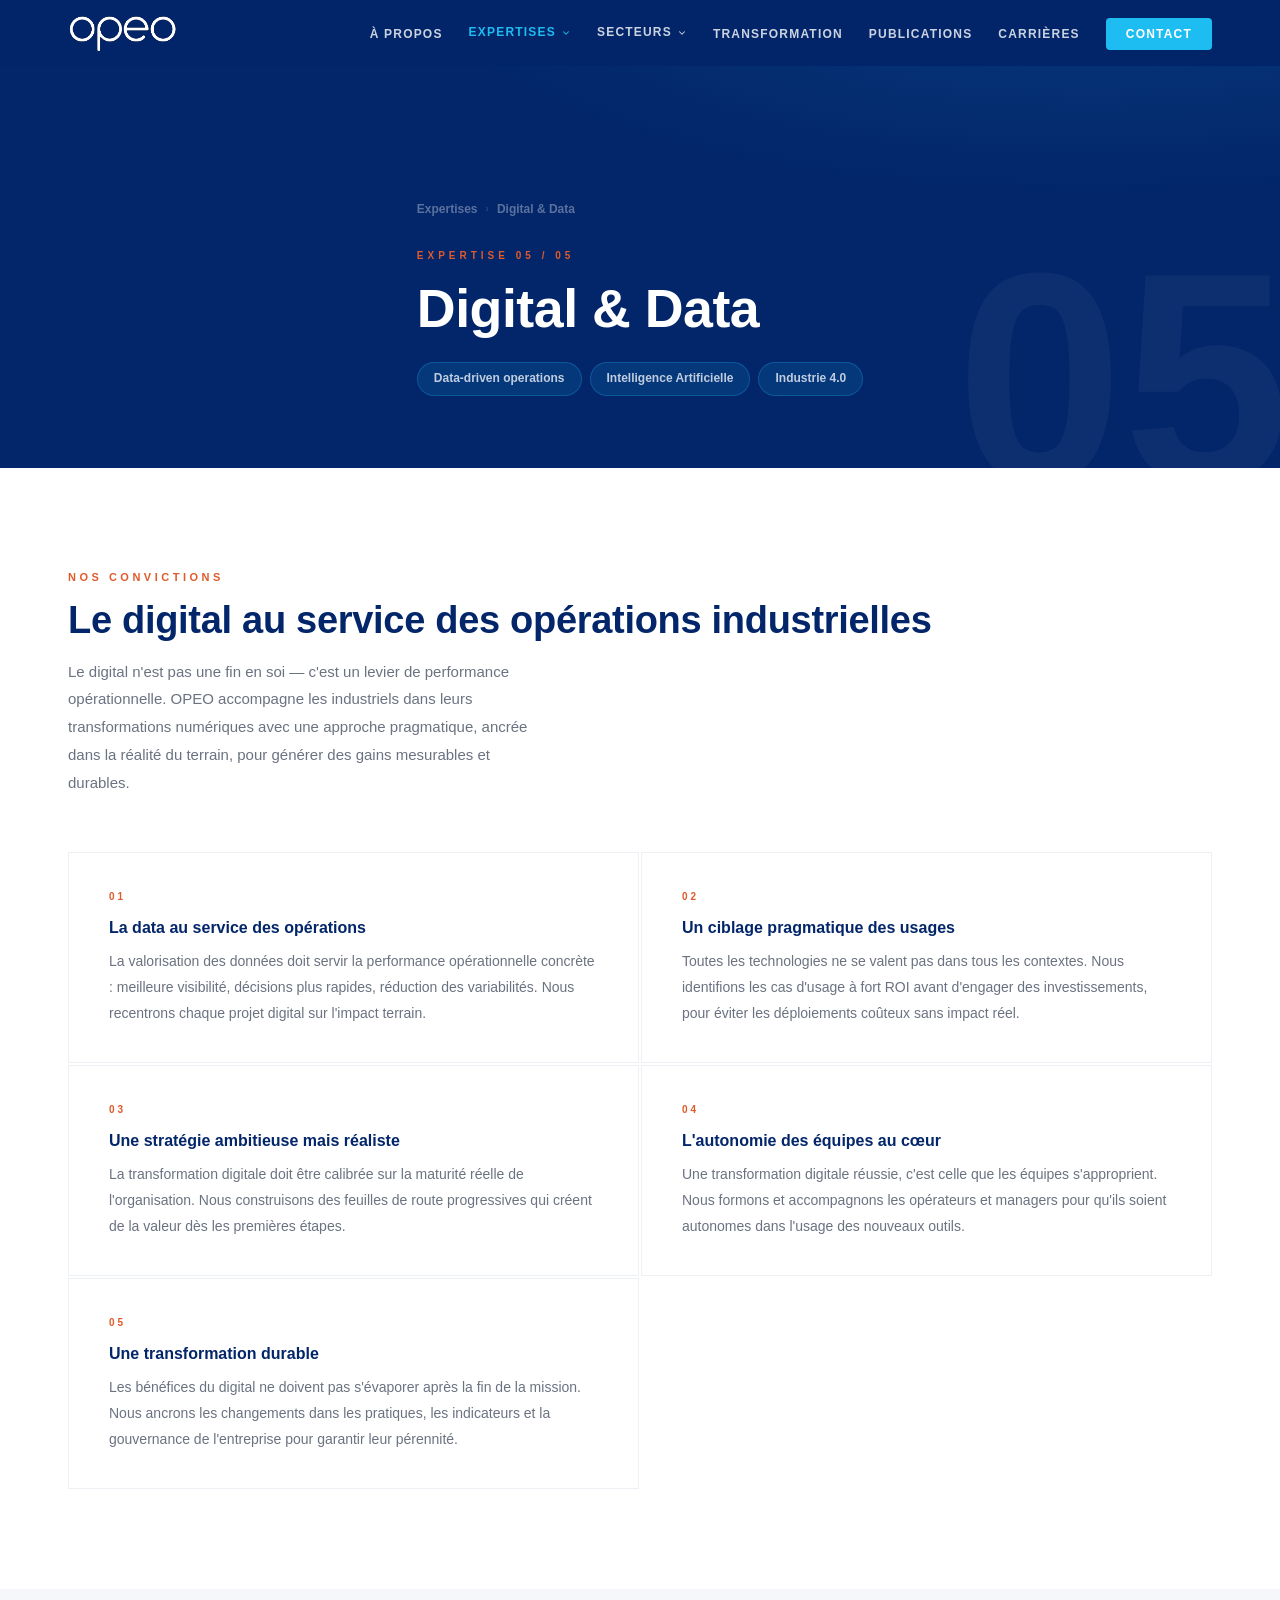
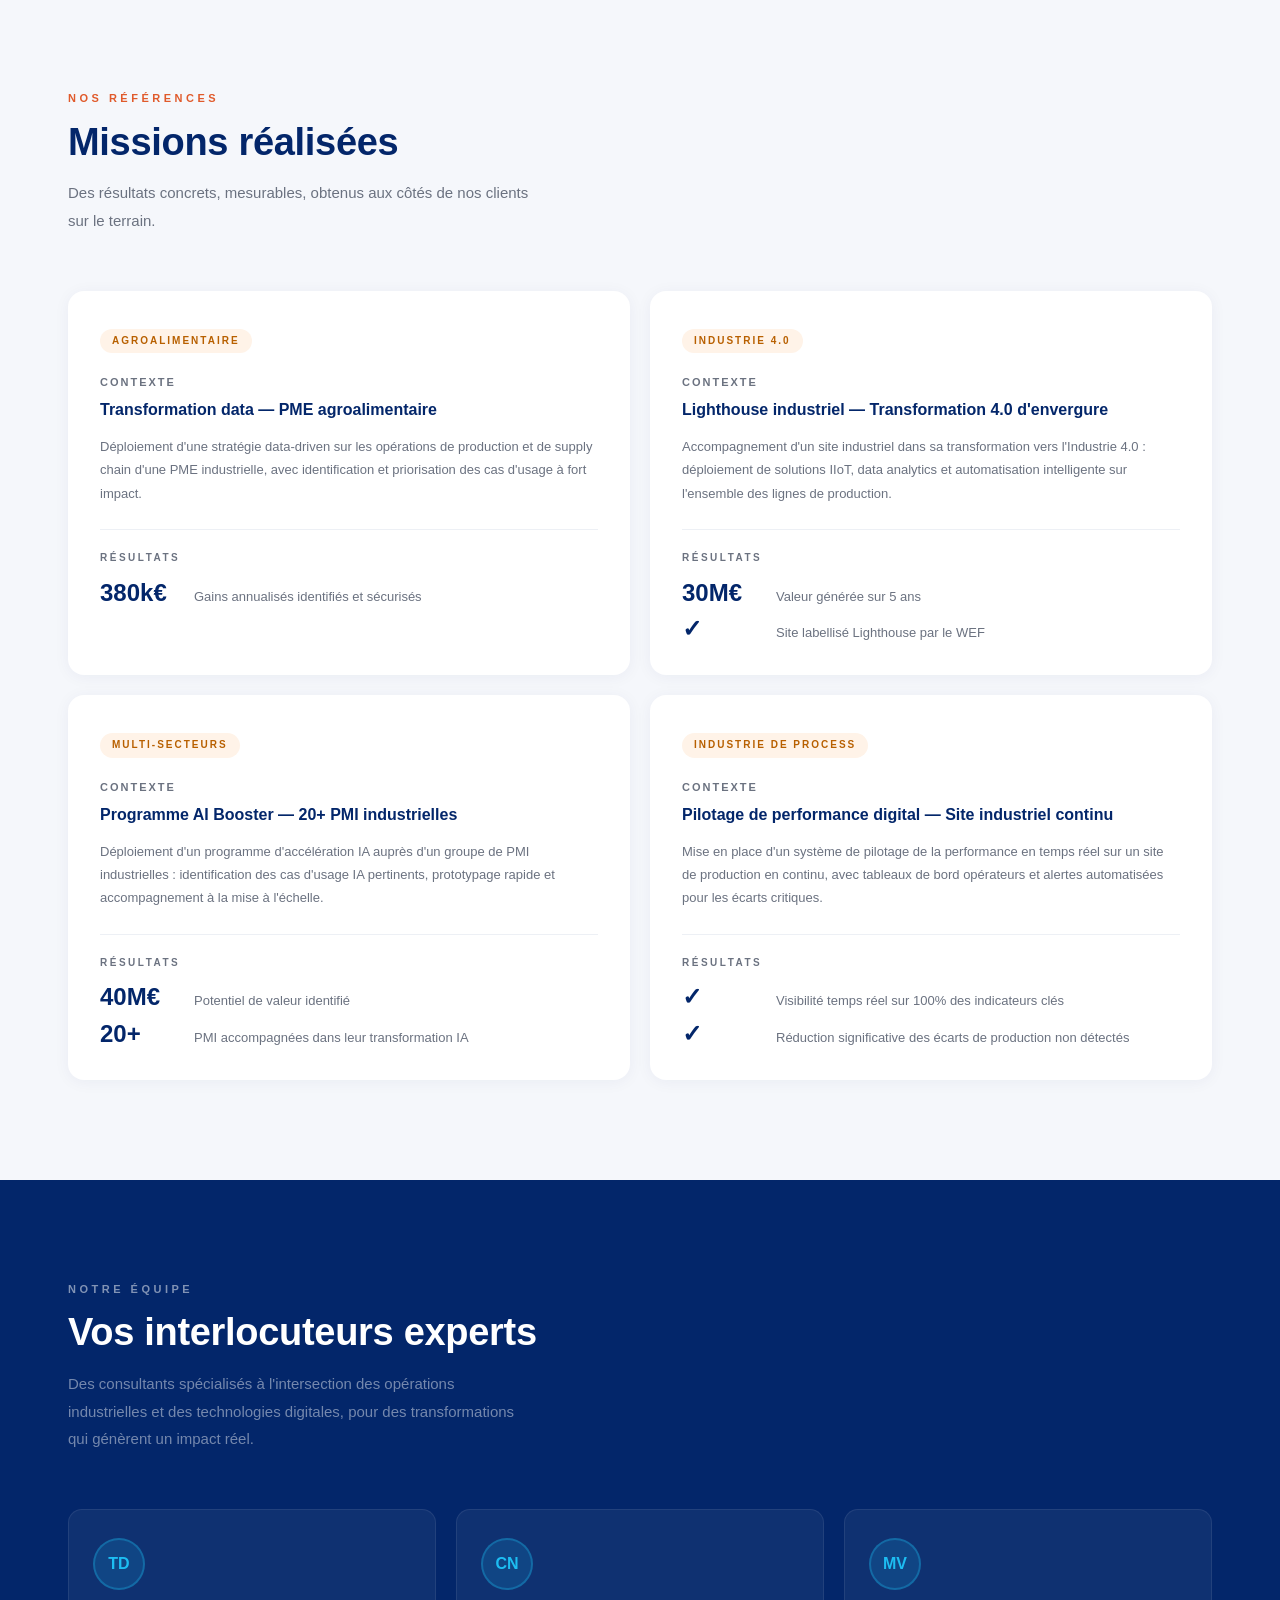
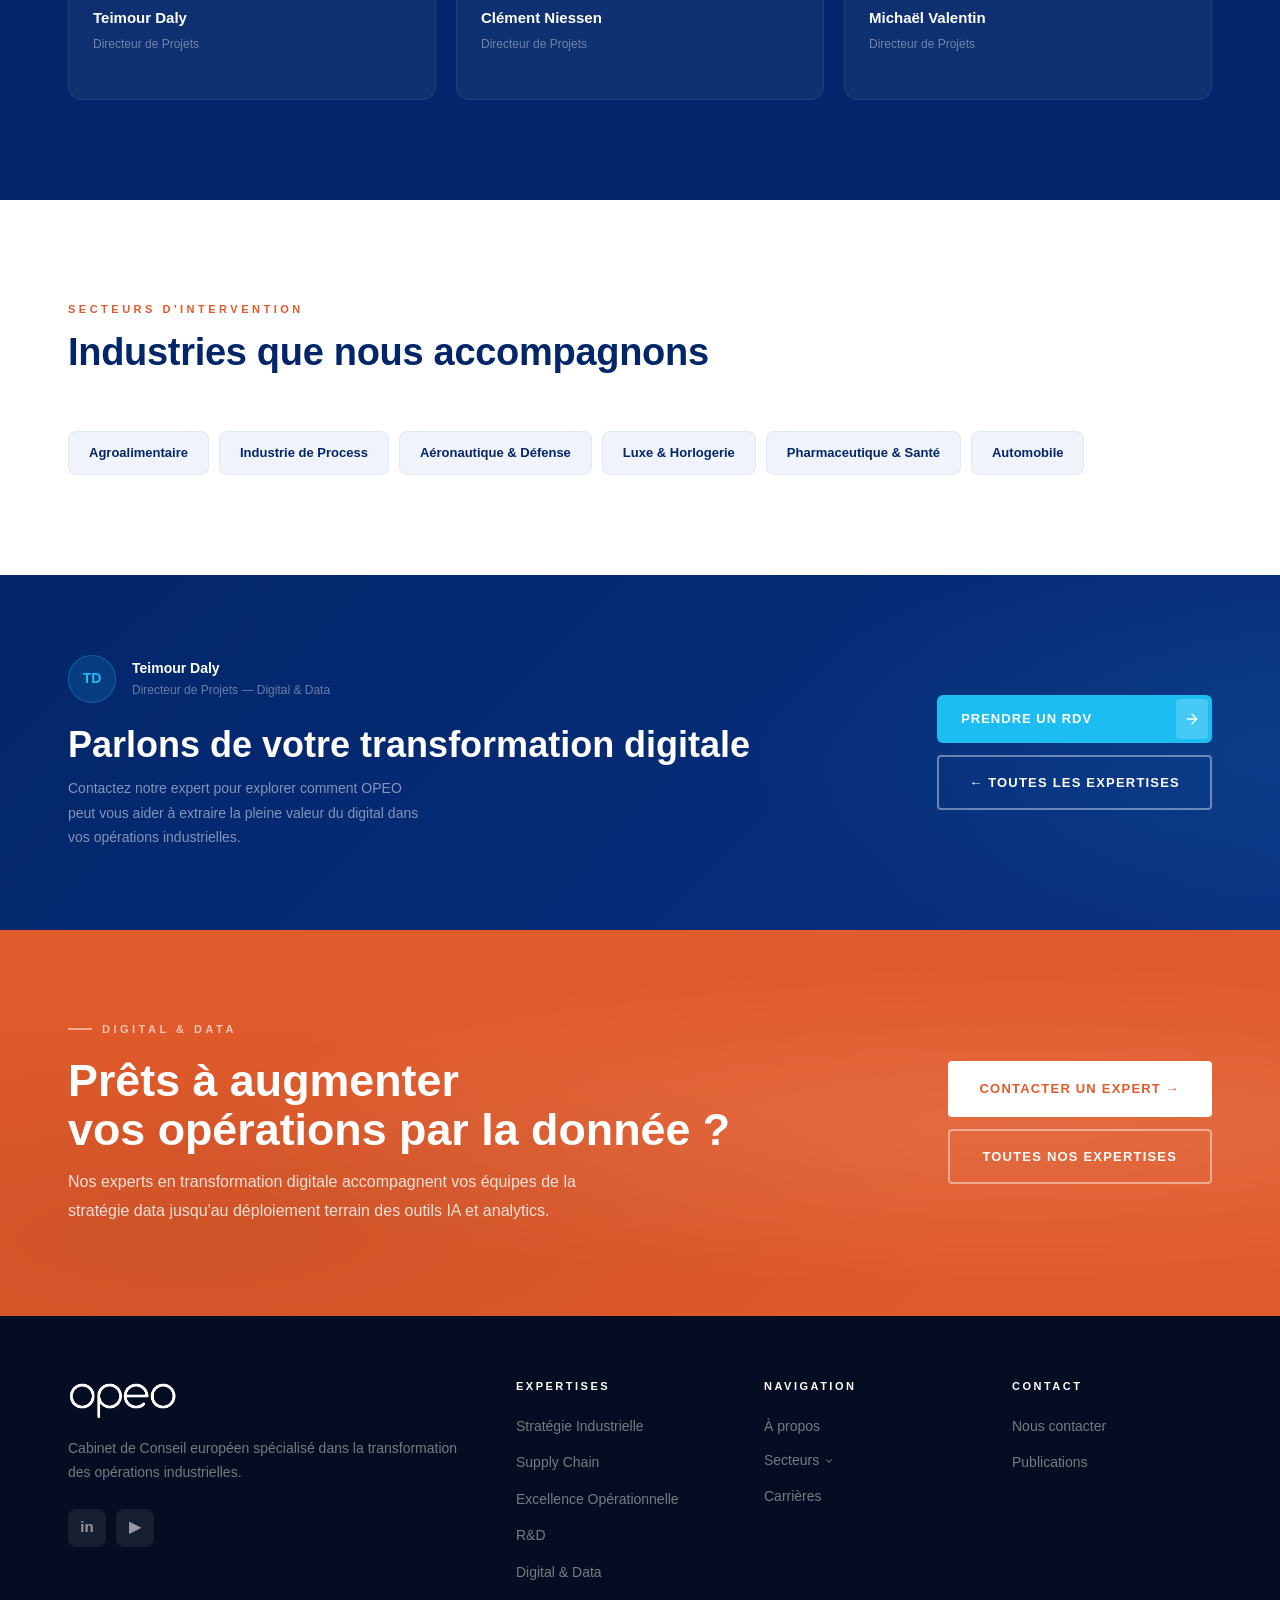
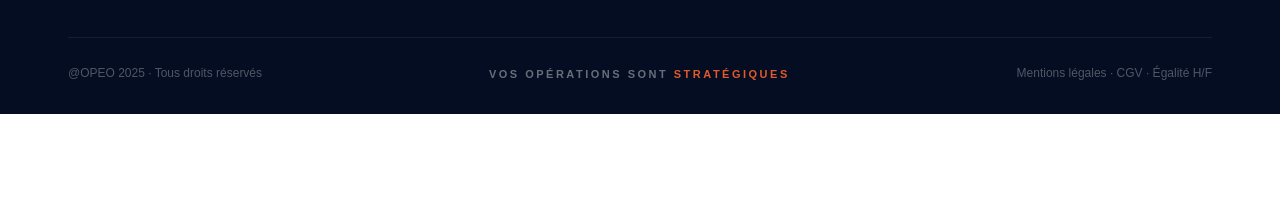
<file: expertise-digital.html>
<!DOCTYPE html>
<html lang="fr">
<head>
  <meta charset="UTF-8"/><meta name="viewport" content="width=device-width,initial-scale=1.0"/>
  <title>Digital & Data — OPEO</title>
  <link rel="stylesheet" href="styles.css"/>
  <style>
    .sub-hero{background:var(--navy);padding:140px 0 72px;position:relative;overflow:hidden;min-height:52vh;display:flex;flex-direction:column;justify-content:flex-end;}
    .sub-hero-glow{position:absolute;inset:0;background:radial-gradient(ellipse 90% 80% at 85% -5%,rgba(29,189,242,.13) 0%,transparent 58%);pointer-events:none;}
    .sub-hero-ghost{position:absolute;right:-10px;bottom:-60px;font-size:300px;font-weight:900;color:#fff;opacity:.04;line-height:1;pointer-events:none;user-select:none;font-family:'Gotham','Helvetica Neue',sans-serif;}
    .breadcrumb{display:flex;align-items:center;gap:8px;font-size:12px;font-weight:600;color:rgba(255,255,255,.35);margin-bottom:28px;position:relative;z-index:1;}
    .breadcrumb a{color:rgba(255,255,255,.35);text-decoration:none;transition:color .2s;}
    .breadcrumb a:hover{color:var(--cyan);}
    .bc-sep{color:rgba(255,255,255,.15);font-size:10px;}
    .sub-code{font-size:10px;font-weight:700;letter-spacing:4px;text-transform:uppercase;color:var(--orange);margin-bottom:14px;position:relative;z-index:1;}
    .sub-hero h1{font-size:clamp(28px,4.2vw,54px);font-weight:900;color:#fff;line-height:1.12;letter-spacing:-.5px;margin-bottom:24px;position:relative;z-index:1;max-width:14ch;}
    .sub-hero-tags{display:flex;gap:8px;flex-wrap:wrap;position:relative;z-index:1;}
    .sht{background:rgba(29,189,242,.12);border:1px solid rgba(29,189,242,.25);color:rgba(255,255,255,.75);font-size:12px;font-weight:600;padding:6px 16px;border-radius:30px;}
    .conv{background:#fff;}
    .section-head{margin-bottom:56px;}
    .section-head .label{margin-bottom:12px;display:block;}
    .section-head h2{font-size:clamp(24px,3vw,38px);color:var(--navy);font-weight:900;letter-spacing:-.3px;line-height:1.2;margin-bottom:14px;}
    .section-head p{font-size:15px;color:var(--gray);line-height:1.85;max-width:56ch;}
    .conv-grid{display:grid;grid-template-columns:1fr 1fr;gap:2px;}
    .conv-item{padding:36px 40px;border:1px solid #edf0f5;transition:background .2s;}
    .conv-item:hover{background:#fafbfd;}
    .ci-num{font-size:10px;font-weight:700;letter-spacing:3px;text-transform:uppercase;color:var(--orange);margin-bottom:12px;}
    .ci-title{font-size:16px;font-weight:800;color:var(--navy);margin-bottom:10px;line-height:1.3;}
    .ci-desc{font-size:14px;color:var(--gray);line-height:1.85;}
    .refs{background:#f5f7fb;}
    .ref-grid{display:grid;grid-template-columns:1fr 1fr;gap:20px;}
    .ref-card{background:#fff;border-radius:16px;padding:32px;border-top:3px solid transparent;box-shadow:0 2px 16px rgba(3,38,106,.05);transition:all .3s var(--ease);}
    .ref-card:hover{border-top-color:var(--cyan);transform:translateY(-4px);box-shadow:0 20px 44px rgba(3,38,106,.1);}
    .ref-badge{display:inline-flex;align-items:center;gap:6px;background:#fff3e8;color:#b86000;font-size:10px;font-weight:700;letter-spacing:2px;text-transform:uppercase;padding:4px 12px;border-radius:30px;margin-bottom:20px;}
    .ref-ctxt{font-size:11px;font-weight:700;letter-spacing:2px;text-transform:uppercase;color:var(--gray);margin-bottom:8px;}
    .ref-title{font-size:16px;font-weight:800;color:var(--navy);line-height:1.35;margin-bottom:14px;}
    .ref-desc{font-size:13px;color:var(--gray);line-height:1.8;margin-bottom:24px;}
    .ref-sep{height:1px;background:#edf0f5;margin-bottom:20px;}
    .ref-rlbl{font-size:10px;font-weight:700;letter-spacing:2.5px;text-transform:uppercase;color:var(--gray);margin-bottom:14px;}
    .ref-metrics{display:flex;flex-direction:column;gap:10px;}
    .ref-metric{display:flex;align-items:baseline;gap:14px;}
    .ref-mn{font-size:24px;font-weight:900;color:var(--navy);line-height:1;min-width:80px;flex-shrink:0;}
    .ref-mn em{font-style:normal;color:var(--orange);font-size:18px;}
    .ref-ml{font-size:13px;color:var(--gray);}
    .team-s{background:var(--navy);}
    .team-grid{display:grid;grid-template-columns:repeat(3,1fr);gap:20px;margin-top:48px;}
    .team-card{background:rgba(255,255,255,.05);border:1px solid rgba(255,255,255,.08);border-radius:14px;padding:28px 24px;transition:background .25s;}
    .team-card:hover{background:rgba(255,255,255,.1);}
    .team-ava{width:52px;height:52px;border-radius:50%;background:rgba(29,189,242,.15);border:2px solid rgba(29,189,242,.3);display:flex;align-items:center;justify-content:center;color:var(--cyan);font-weight:800;font-size:16px;margin-bottom:16px;}
    .team-name{font-size:15px;font-weight:800;color:#fff;margin-bottom:4px;}
    .team-role{font-size:12px;color:rgba(255,255,255,.4);margin-bottom:16px;}
    .sectors-s{background:#fff;}
    .sector-tags{display:flex;gap:10px;flex-wrap:wrap;margin-top:36px;}
    .sector-tag{background:#f0f4fa;border:1px solid #e0e8f0;color:var(--navy);font-size:13px;font-weight:600;padding:10px 20px;border-radius:8px;transition:all .2s;}
    .sector-tag:hover{background:var(--navy);color:#fff;border-color:var(--navy);}
    .sub-cta{background:linear-gradient(135deg,#03266A 0%,#0a3080 100%);padding:80px 0;position:relative;overflow:hidden;}
    .sub-cta::before{content:'';position:absolute;inset:0;background:radial-gradient(ellipse 70% 100% at 100% 50%,rgba(29,189,242,.1) 0%,transparent 60%);}
    .sub-cta-inner{position:relative;z-index:1;display:grid;grid-template-columns:1fr auto;gap:48px;align-items:center;}
    .sub-cta-contact{display:flex;align-items:center;gap:16px;margin-bottom:20px;}
    .scc-ava{width:48px;height:48px;border-radius:50%;background:rgba(29,189,242,.15);border:1px solid rgba(29,189,242,.3);display:flex;align-items:center;justify-content:center;color:var(--cyan);font-weight:800;font-size:14px;flex-shrink:0;}
    .scc-name{font-size:14px;font-weight:700;color:#fff;}
    .scc-role{font-size:12px;color:rgba(255,255,255,.4);}
    .sub-cta h2{font-size:clamp(22px,3vw,36px);color:#fff;line-height:1.2;margin-bottom:10px;}
    .sub-cta p{color:rgba(255,255,255,.5);font-size:14px;line-height:1.75;max-width:46ch;}
    .sub-cta-btns{display:flex;flex-direction:column;gap:12px;flex-shrink:0;}
    @media(max-width:900px){.conv-grid{grid-template-columns:1fr;}.ref-grid{grid-template-columns:1fr;}.team-grid{grid-template-columns:1fr 1fr;}.sub-cta-inner{grid-template-columns:1fr;}.sub-cta-btns{flex-direction:row;flex-wrap:wrap;}}
    @media(max-width:580px){.team-grid{grid-template-columns:1fr;}}
  </style>
</head>
<body>
<div class="mob-menu" id="mobMenu">
  <button class="mob-close" onclick="closeMob()">✕</button>
  <a href="index.html">Accueil</a><a href="a-propos.html">À propos</a><a href="expertises.html" class="active">Expertises</a><a href="secteurs.html">Secteurs</a><a href="transformation.html">Transformation</a><a href="publications.html">Publications</a><a href="carrieres.html">Carrières</a><a href="contact.html">Contact</a>
</div>
<nav class="navbar solid" id="navbar">
  <div class="container"><div class="nav-inner">
    <a href="index.html" class="nav-logo-link"><img src="assets/logos/logo-official.svg" class="nav-logo-img" alt="OPEO"/></a>
    <ul class="nav-links">
      <li><a href="a-propos.html">À propos</a></li><li class="has-drop"><a href="expertises.html" class="active">Expertises <svg class="drop-chevron" viewBox="0 0 24 24" fill="none" stroke="currentColor" stroke-width="2.5" stroke-linecap="round" stroke-linejoin="round"><polyline points="6 9 12 15 18 9"/></svg></a><div class="nav-drop nav-drop-wide"><div class="drop-grid"><a href="expertise-strategie.html" class="drop-card"><div class="drop-card-icon"><svg viewBox="0 0 24 24" fill="none" stroke="currentColor" stroke-width="2" stroke-linecap="round" stroke-linejoin="round"><circle cx="12" cy="12" r="10"/><line x1="22" y1="12" x2="18" y2="12"/><line x1="6" y1="12" x2="2" y2="12"/><line x1="12" y1="6" x2="12" y2="2"/><line x1="12" y1="22" x2="12" y2="18"/></svg></div><div><span class="drop-card-title">Stratégie Industrielle</span><span class="drop-card-desc">Réorientation et repositionnement industriel</span></div></a><a href="expertise-digital.html" class="drop-card"><div class="drop-card-icon"><svg viewBox="0 0 24 24" fill="none" stroke="currentColor" stroke-width="2" stroke-linecap="round" stroke-linejoin="round"><polygon points="13 2 3 14 12 14 11 22 21 10 12 10 13 2"/></svg></div><div><span class="drop-card-title">Digital &amp; Innovation</span><span class="drop-card-desc">Transformation numérique des opérations</span></div></a><a href="expertise-excellence.html" class="drop-card"><div class="drop-card-icon"><svg viewBox="0 0 24 24" fill="none" stroke="currentColor" stroke-width="2" stroke-linecap="round" stroke-linejoin="round"><polyline points="23 6 13.5 15.5 8.5 10.5 1 18"/><polyline points="17 6 23 6 23 12"/></svg></div><div><span class="drop-card-title">Excellence Opérationnelle</span><span class="drop-card-desc">Lean, performance et amélioration continue</span></div></a><a href="expertise-supply-chain.html" class="drop-card"><div class="drop-card-icon"><svg viewBox="0 0 24 24" fill="none" stroke="currentColor" stroke-width="2" stroke-linecap="round" stroke-linejoin="round"><path d="M21 16V8a2 2 0 0 0-1-1.73l-7-4a2 2 0 0 0-2 0l-7 4A2 2 0 0 0 3 8v8a2 2 0 0 0 1 1.73l7 4a2 2 0 0 0 2 0l7-4A2 2 0 0 0 21 16z"/><polyline points="3.27 6.96 12 12.01 20.73 6.96"/><line x1="12" y1="22.08" x2="12" y2="12"/></svg></div><div><span class="drop-card-title">Supply Chain</span><span class="drop-card-desc">Optimisation des flux et résilience</span></div></a><a href="expertise-rd.html" class="drop-card"><div class="drop-card-icon"><svg viewBox="0 0 24 24" fill="none" stroke="currentColor" stroke-width="2" stroke-linecap="round" stroke-linejoin="round"><path d="M9 3v10l-4 5h14l-4-5V3"/><line x1="6" y1="7" x2="18" y2="7"/></svg></div><div><span class="drop-card-title">R&amp;D &amp; Innovation</span><span class="drop-card-desc">Accélération des cycles d'innovation</span></div></a></div></div></li><li class="has-drop"><a href="secteurs.html">Secteurs <svg class="drop-chevron" viewBox="0 0 24 24" fill="none" stroke="currentColor" stroke-width="2.5" stroke-linecap="round" stroke-linejoin="round"><polyline points="6 9 12 15 18 9"/></svg></a><div class="nav-drop nav-drop-wide"><div class="drop-grid drop-grid-1"><a href="secteurs.html#luxe" class="drop-card"><div class="drop-card-icon"><svg viewBox="0 0 24 24" fill="none" stroke="currentColor" stroke-width="2" stroke-linecap="round" stroke-linejoin="round"><polygon points="12 2 22 8.5 22 15.5 12 22 2 15.5 2 8.5 12 2"/></svg></div><div><span class="drop-card-title">Luxe</span></div></a><a href="secteurs.html#process" class="drop-card"><div class="drop-card-icon"><svg viewBox="0 0 24 24" fill="none" stroke="currentColor" stroke-width="2" stroke-linecap="round" stroke-linejoin="round"><path d="M9 3v10l-4 5h14l-4-5V3"/><line x1="6" y1="7" x2="18" y2="7"/></svg></div><div><span class="drop-card-title">Industrie de Process</span></div></a><a href="secteurs.html#aero" class="drop-card"><div class="drop-card-icon"><svg viewBox="0 0 24 24" fill="none" stroke="currentColor" stroke-width="2" stroke-linecap="round" stroke-linejoin="round"><line x1="22" y1="2" x2="11" y2="13"/><polygon points="22 2 15 22 11 13 2 9 22 2"/></svg></div><div><span class="drop-card-title">Aéronautique &amp; Défense</span></div></a><a href="secteurs.html#pharma" class="drop-card"><div class="drop-card-icon"><svg viewBox="0 0 24 24" fill="none" stroke="currentColor" stroke-width="2" stroke-linecap="round" stroke-linejoin="round"><polyline points="22 12 18 12 15 21 9 3 6 12 2 12"/></svg></div><div><span class="drop-card-title">Pharmaceutique – Santé</span></div></a><a href="secteurs.html#auto" class="drop-card"><div class="drop-card-icon"><svg viewBox="0 0 24 24" fill="none" stroke="currentColor" stroke-width="2" stroke-linecap="round" stroke-linejoin="round"><rect x="1" y="3" width="15" height="13"/><polygon points="16 8 20 8 23 11 23 16 16 16 16 8"/><circle cx="5.5" cy="18.5" r="2.5"/><circle cx="18.5" cy="18.5" r="2.5"/></svg></div><div><span class="drop-card-title">Automobile</span></div></a></div></div></li><li><a href="transformation.html">Transformation</a></li><li><a href="publications.html">Publications</a></li><li><a href="carrieres.html">Carrières</a></li><li><a href="contact.html" class="cta-link">Contact</a></li>
    </ul>
    <button class="hamburger" onclick="openMob()"><span></span><span></span><span></span></button>
  </div></div>
</nav>

<section class="sub-hero">
  <div class="sub-hero-glow"></div>
  <div class="sub-hero-ghost">05</div>
  <div class="container">
    <div class="breadcrumb"><a href="expertises.html">Expertises</a><span class="bc-sep">›</span><span>Digital & Data</span></div>
    <div class="sub-code">Expertise 05 / 05</div>
    <h1>Digital & Data</h1>
    <div class="sub-hero-tags">
      <span class="sht">Data-driven operations</span>
      <span class="sht">Intelligence Artificielle</span>
      <span class="sht">Industrie 4.0</span>
    </div>
  </div>
</section>

<section class="conv page-pad">
  <div class="container">
    <div class="section-head reveal">
      <span class="label">Nos convictions</span>
      <h2>Le digital au service des opérations industrielles</h2>
      <p>Le digital n'est pas une fin en soi — c'est un levier de performance opérationnelle. OPEO accompagne les industriels dans leurs transformations numériques avec une approche pragmatique, ancrée dans la réalité du terrain, pour générer des gains mesurables et durables.</p>
    </div>
    <div class="conv-grid reveal">
      <div class="conv-item"><div class="ci-num">01</div><div class="ci-title">La data au service des opérations</div><div class="ci-desc">La valorisation des données doit servir la performance opérationnelle concrète : meilleure visibilité, décisions plus rapides, réduction des variabilités. Nous recentrons chaque projet digital sur l'impact terrain.</div></div>
      <div class="conv-item"><div class="ci-num">02</div><div class="ci-title">Un ciblage pragmatique des usages</div><div class="ci-desc">Toutes les technologies ne se valent pas dans tous les contextes. Nous identifions les cas d'usage à fort ROI avant d'engager des investissements, pour éviter les déploiements coûteux sans impact réel.</div></div>
      <div class="conv-item"><div class="ci-num">03</div><div class="ci-title">Une stratégie ambitieuse mais réaliste</div><div class="ci-desc">La transformation digitale doit être calibrée sur la maturité réelle de l'organisation. Nous construisons des feuilles de route progressives qui créent de la valeur dès les premières étapes.</div></div>
      <div class="conv-item"><div class="ci-num">04</div><div class="ci-title">L'autonomie des équipes au cœur</div><div class="ci-desc">Une transformation digitale réussie, c'est celle que les équipes s'approprient. Nous formons et accompagnons les opérateurs et managers pour qu'ils soient autonomes dans l'usage des nouveaux outils.</div></div>
      <div class="conv-item"><div class="ci-num">05</div><div class="ci-title">Une transformation durable</div><div class="ci-desc">Les bénéfices du digital ne doivent pas s'évaporer après la fin de la mission. Nous ancrons les changements dans les pratiques, les indicateurs et la gouvernance de l'entreprise pour garantir leur pérennité.</div></div>
    </div>
  </div>
</section>

<section class="refs page-pad">
  <div class="container">
    <div class="section-head reveal">
      <span class="label">Nos références</span>
      <h2>Missions réalisées</h2>
      <p>Des résultats concrets, mesurables, obtenus aux côtés de nos clients sur le terrain.</p>
    </div>
    <div class="ref-grid reveal">
      <div class="ref-card">
        <div class="ref-badge">Agroalimentaire</div>
        <div class="ref-ctxt">Contexte</div>
        <div class="ref-title">Transformation data — PME agroalimentaire</div>
        <div class="ref-desc">Déploiement d'une stratégie data-driven sur les opérations de production et de supply chain d'une PME industrielle, avec identification et priorisation des cas d'usage à fort impact.</div>
        <div class="ref-sep"></div>
        <div class="ref-rlbl">Résultats</div>
        <div class="ref-metrics">
          <div class="ref-metric"><span class="ref-mn">380k€</span><span class="ref-ml">Gains annualisés identifiés et sécurisés</span></div>
        </div>
      </div>
      <div class="ref-card">
        <div class="ref-badge">Industrie 4.0</div>
        <div class="ref-ctxt">Contexte</div>
        <div class="ref-title">Lighthouse industriel — Transformation 4.0 d'envergure</div>
        <div class="ref-desc">Accompagnement d'un site industriel dans sa transformation vers l'Industrie 4.0 : déploiement de solutions IIoT, data analytics et automatisation intelligente sur l'ensemble des lignes de production.</div>
        <div class="ref-sep"></div>
        <div class="ref-rlbl">Résultats</div>
        <div class="ref-metrics">
          <div class="ref-metric"><span class="ref-mn">30M€</span><span class="ref-ml">Valeur générée sur 5 ans</span></div>
          <div class="ref-metric"><span class="ref-mn">✓</span><span class="ref-ml">Site labellisé Lighthouse par le WEF</span></div>
        </div>
      </div>
      <div class="ref-card">
        <div class="ref-badge">Multi-secteurs</div>
        <div class="ref-ctxt">Contexte</div>
        <div class="ref-title">Programme AI Booster — 20+ PMI industrielles</div>
        <div class="ref-desc">Déploiement d'un programme d'accélération IA auprès d'un groupe de PMI industrielles : identification des cas d'usage IA pertinents, prototypage rapide et accompagnement à la mise à l'échelle.</div>
        <div class="ref-sep"></div>
        <div class="ref-rlbl">Résultats</div>
        <div class="ref-metrics">
          <div class="ref-metric"><span class="ref-mn">40M€</span><span class="ref-ml">Potentiel de valeur identifié</span></div>
          <div class="ref-metric"><span class="ref-mn">20+</span><span class="ref-ml">PMI accompagnées dans leur transformation IA</span></div>
        </div>
      </div>
      <div class="ref-card">
        <div class="ref-badge">Industrie de Process</div>
        <div class="ref-ctxt">Contexte</div>
        <div class="ref-title">Pilotage de performance digital — Site industriel continu</div>
        <div class="ref-desc">Mise en place d'un système de pilotage de la performance en temps réel sur un site de production en continu, avec tableaux de bord opérateurs et alertes automatisées pour les écarts critiques.</div>
        <div class="ref-sep"></div>
        <div class="ref-rlbl">Résultats</div>
        <div class="ref-metrics">
          <div class="ref-metric"><span class="ref-mn">✓</span><span class="ref-ml">Visibilité temps réel sur 100% des indicateurs clés</span></div>
          <div class="ref-metric"><span class="ref-mn">✓</span><span class="ref-ml">Réduction significative des écarts de production non détectés</span></div>
        </div>
      </div>
    </div>
  </div>
</section>

<section class="team-s page-pad">
  <div class="container">
    <div class="section-head reveal">
      <span class="label" style="color:rgba(255,255,255,.5)">Notre équipe</span>
      <h2 style="color:#fff">Vos interlocuteurs experts</h2>
      <p style="color:rgba(255,255,255,.45)">Des consultants spécialisés à l'intersection des opérations industrielles et des technologies digitales, pour des transformations qui génèrent un impact réel.</p>
    </div>
    <div class="team-grid reveal">
      <div class="team-card"><div class="team-ava">TD</div><div class="team-name">Teimour Daly</div><div class="team-role">Directeur de Projets</div></div>
      <div class="team-card"><div class="team-ava">CN</div><div class="team-name">Clément Niessen</div><div class="team-role">Directeur de Projets</div></div>
      <div class="team-card"><div class="team-ava">MV</div><div class="team-name">Michaël Valentin</div><div class="team-role">Directeur de Projets</div></div>
    </div>
  </div>
</section>

<section class="sectors-s page-pad">
  <div class="container">
    <div class="section-head reveal"><span class="label">Secteurs d'intervention</span><h2>Industries que nous accompagnons</h2></div>
    <div class="sector-tags reveal">
      <span class="sector-tag">Agroalimentaire</span><span class="sector-tag">Industrie de Process</span><span class="sector-tag">Aéronautique & Défense</span><span class="sector-tag">Luxe & Horlogerie</span><span class="sector-tag">Pharmaceutique & Santé</span><span class="sector-tag">Automobile</span>
    </div>
  </div>
</section>

<section class="sub-cta">
  <div class="container">
    <div class="sub-cta-inner reveal">
      <div>
        <div class="sub-cta-contact"><div class="scc-ava">TD</div><div><div class="scc-name">Teimour Daly</div><div class="scc-role">Directeur de Projets — Digital & Data</div></div></div>
        <h2>Parlons de votre transformation digitale</h2>
        <p>Contactez notre expert pour explorer comment OPEO peut vous aider à extraire la pleine valeur du digital dans vos opérations industrielles.</p>
      </div>
      <div class="sub-cta-btns">
        <a href="contact.html" class="btn-rdv"><span class="btn-rdv-label">Prendre un RDV</span><i class="btn-rdv-icon"><svg viewBox="0 0 24 24" fill="none" stroke-linecap="round" stroke-linejoin="round"><path d="M5 12h14M12 5l7 7-7 7"/></svg></i></a>
        <a href="expertises.html" class="btn btn-ghost">← Toutes les expertises</a>
      </div>
    </div>
  </div>
</section>

<!-- ORANGE CTA BAND -->
<section class="orange-band">
  <div class="container">
    <div class="orange-band-inner reveal">
      <div>
        <div class="orange-band-eyebrow">Digital &amp; Data</div>
        <h2>Prêts à augmenter<br>vos opérations par la donnée ?</h2>
        <p>Nos experts en transformation digitale accompagnent vos équipes de la stratégie data jusqu'au déploiement terrain des outils IA et analytics.</p>
      </div>
      <div class="orange-band-actions">
        <a href="contact.html" class="btn btn-white">Contacter un expert →</a>
        <a href="expertises.html" class="btn btn-ghost-white">Toutes nos expertises</a>
      </div>
    </div>
  </div>
</section>

<footer class="footer"><div class="container">
  <div class="footer-grid">
    <div class="footer-brand"><a href="index.html" class="nav-logo-link"><img src="assets/logos/logo-official.svg" class="nav-logo-img" alt="OPEO"/></a><p>Cabinet de Conseil européen spécialisé dans la transformation des opérations industrielles.</p><div class="footer-socials"><a href="https://www.linkedin.com/company/opeo/" target="_blank" class="soc-link">in</a><a href="https://www.youtube.com/channel/UCHxWDzGkSoEmFhDaU6nbsCg" target="_blank" class="soc-link">▶</a></div></div>
    <div class="footer-col"><h4>Expertises</h4><ul class="footer-nav"><li><a href="expertise-strategie.html">Stratégie Industrielle</a></li><li><a href="expertise-supply-chain.html">Supply Chain</a></li><li><a href="expertise-excellence.html">Excellence Opérationnelle</a></li><li><a href="expertise-rd.html">R&amp;D</a></li><li><a href="expertise-digital.html">Digital &amp; Data</a></li></ul></div>
    <div class="footer-col"><h4>Navigation</h4><ul class="footer-nav"><li><a href="a-propos.html">À propos</a></li><li class="has-drop"><a href="secteurs.html">Secteurs <svg class="drop-chevron" viewBox="0 0 24 24" fill="none" stroke="currentColor" stroke-width="2.5" stroke-linecap="round" stroke-linejoin="round"><polyline points="6 9 12 15 18 9"/></svg></a><div class="nav-drop nav-drop-wide"><div class="drop-grid drop-grid-1"><a href="secteurs.html#luxe" class="drop-card"><div class="drop-card-icon"><svg viewBox="0 0 24 24" fill="none" stroke="currentColor" stroke-width="2" stroke-linecap="round" stroke-linejoin="round"><polygon points="12 2 22 8.5 22 15.5 12 22 2 15.5 2 8.5 12 2"/></svg></div><div><span class="drop-card-title">Luxe</span></div></a><a href="secteurs.html#process" class="drop-card"><div class="drop-card-icon"><svg viewBox="0 0 24 24" fill="none" stroke="currentColor" stroke-width="2" stroke-linecap="round" stroke-linejoin="round"><path d="M9 3v10l-4 5h14l-4-5V3"/><line x1="6" y1="7" x2="18" y2="7"/></svg></div><div><span class="drop-card-title">Industrie de Process</span></div></a><a href="secteurs.html#aero" class="drop-card"><div class="drop-card-icon"><svg viewBox="0 0 24 24" fill="none" stroke="currentColor" stroke-width="2" stroke-linecap="round" stroke-linejoin="round"><line x1="22" y1="2" x2="11" y2="13"/><polygon points="22 2 15 22 11 13 2 9 22 2"/></svg></div><div><span class="drop-card-title">Aéronautique &amp; Défense</span></div></a><a href="secteurs.html#pharma" class="drop-card"><div class="drop-card-icon"><svg viewBox="0 0 24 24" fill="none" stroke="currentColor" stroke-width="2" stroke-linecap="round" stroke-linejoin="round"><polyline points="22 12 18 12 15 21 9 3 6 12 2 12"/></svg></div><div><span class="drop-card-title">Pharmaceutique – Santé</span></div></a><a href="secteurs.html#auto" class="drop-card"><div class="drop-card-icon"><svg viewBox="0 0 24 24" fill="none" stroke="currentColor" stroke-width="2" stroke-linecap="round" stroke-linejoin="round"><rect x="1" y="3" width="15" height="13"/><polygon points="16 8 20 8 23 11 23 16 16 16 16 8"/><circle cx="5.5" cy="18.5" r="2.5"/><circle cx="18.5" cy="18.5" r="2.5"/></svg></div><div><span class="drop-card-title">Automobile</span></div></a></div></div></li><li><a href="carrieres.html">Carrières</a></li></ul></div>
    <div class="footer-col"><h4>Contact</h4><ul class="footer-nav"><li><a href="contact.html">Nous contacter</a></li><li><a href="publications.html">Publications</a></li></ul></div>
  </div>
  <div class="footer-bottom"><p>@OPEO 2025 · Tous droits réservés</p><div class="footer-tagline">Vos Opérations sont <em>Stratégiques</em></div><p>Mentions légales · CGV · Égalité H/F</p></div>
</div></footer>
<script>
function openMob(){document.getElementById('mobMenu').classList.add('open');}
function closeMob(){document.getElementById('mobMenu').classList.remove('open');}
const revObs=new IntersectionObserver(e=>e.forEach(x=>{if(x.isIntersecting){x.target.classList.add('on');revObs.unobserve(x.target);}}),{threshold:.08});
document.querySelectorAll('.reveal').forEach(el=>revObs.observe(el));
</script>
</body>
</html>
</file>
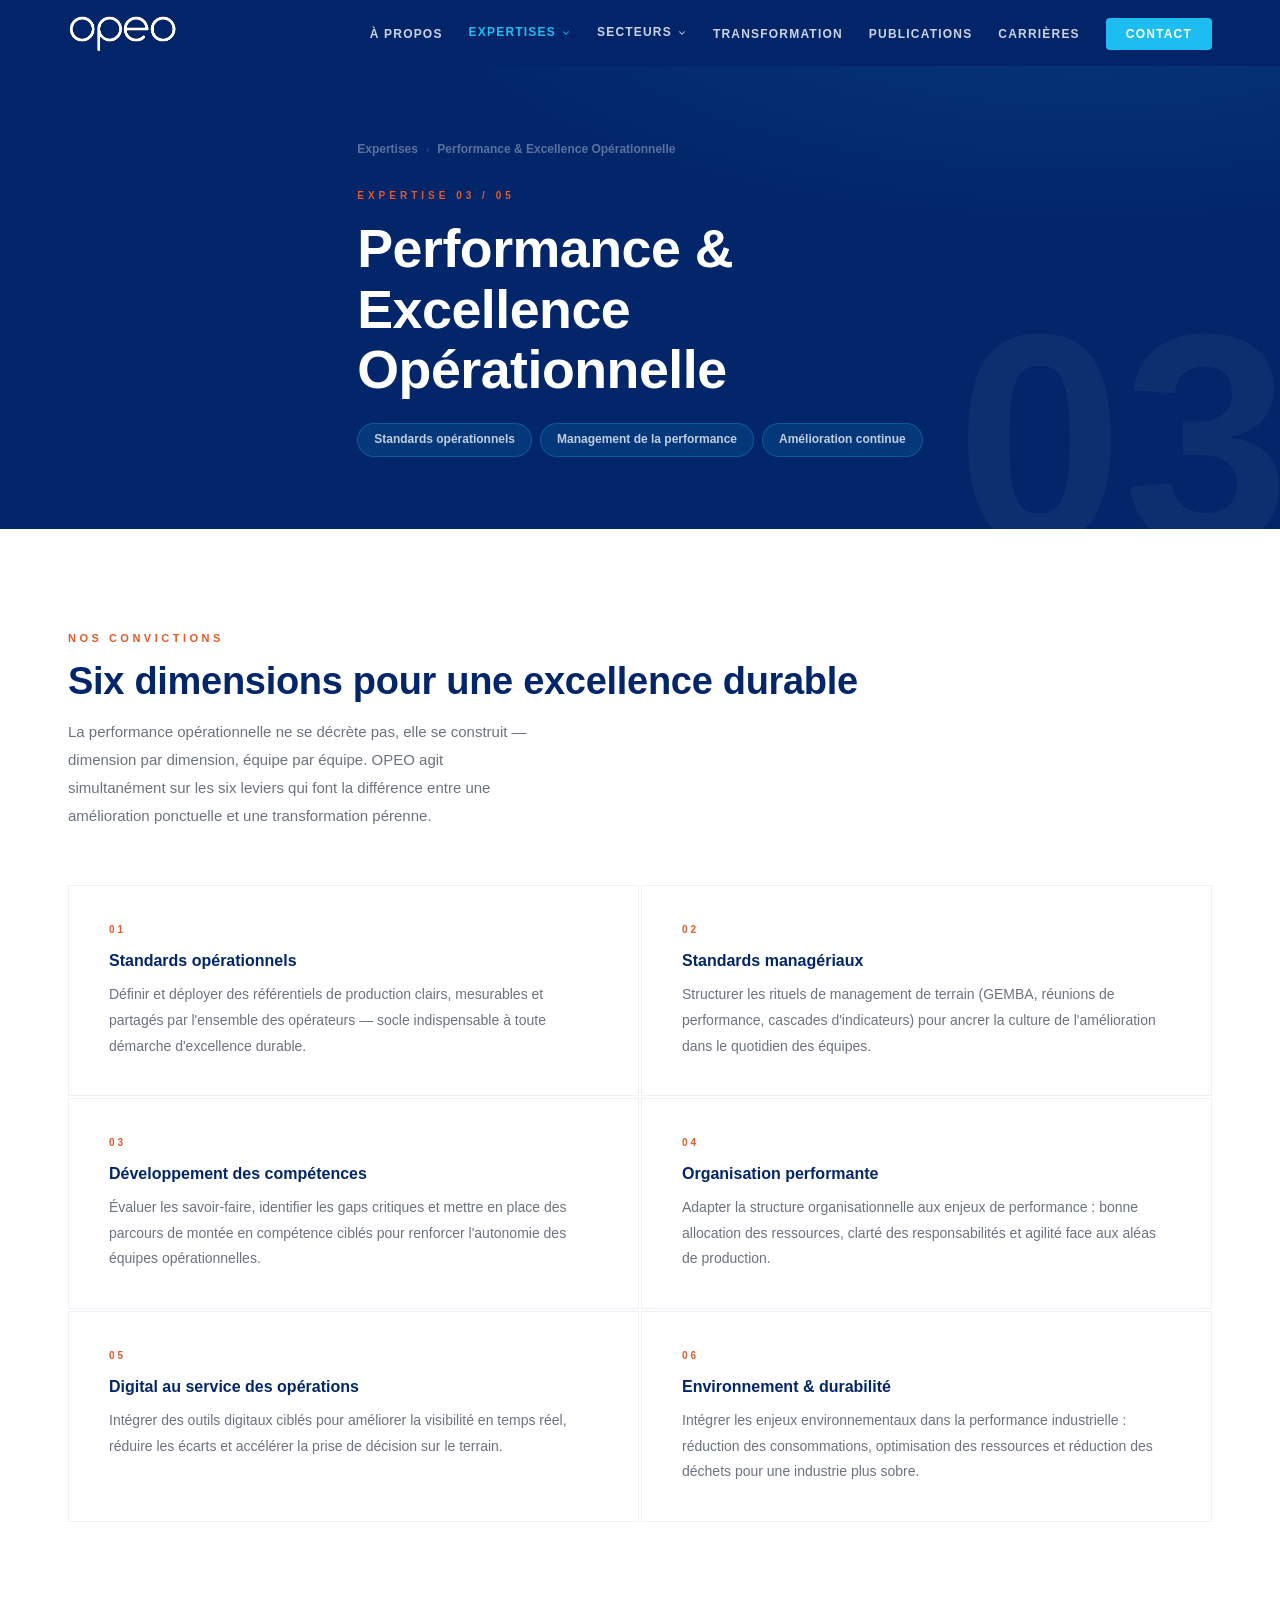
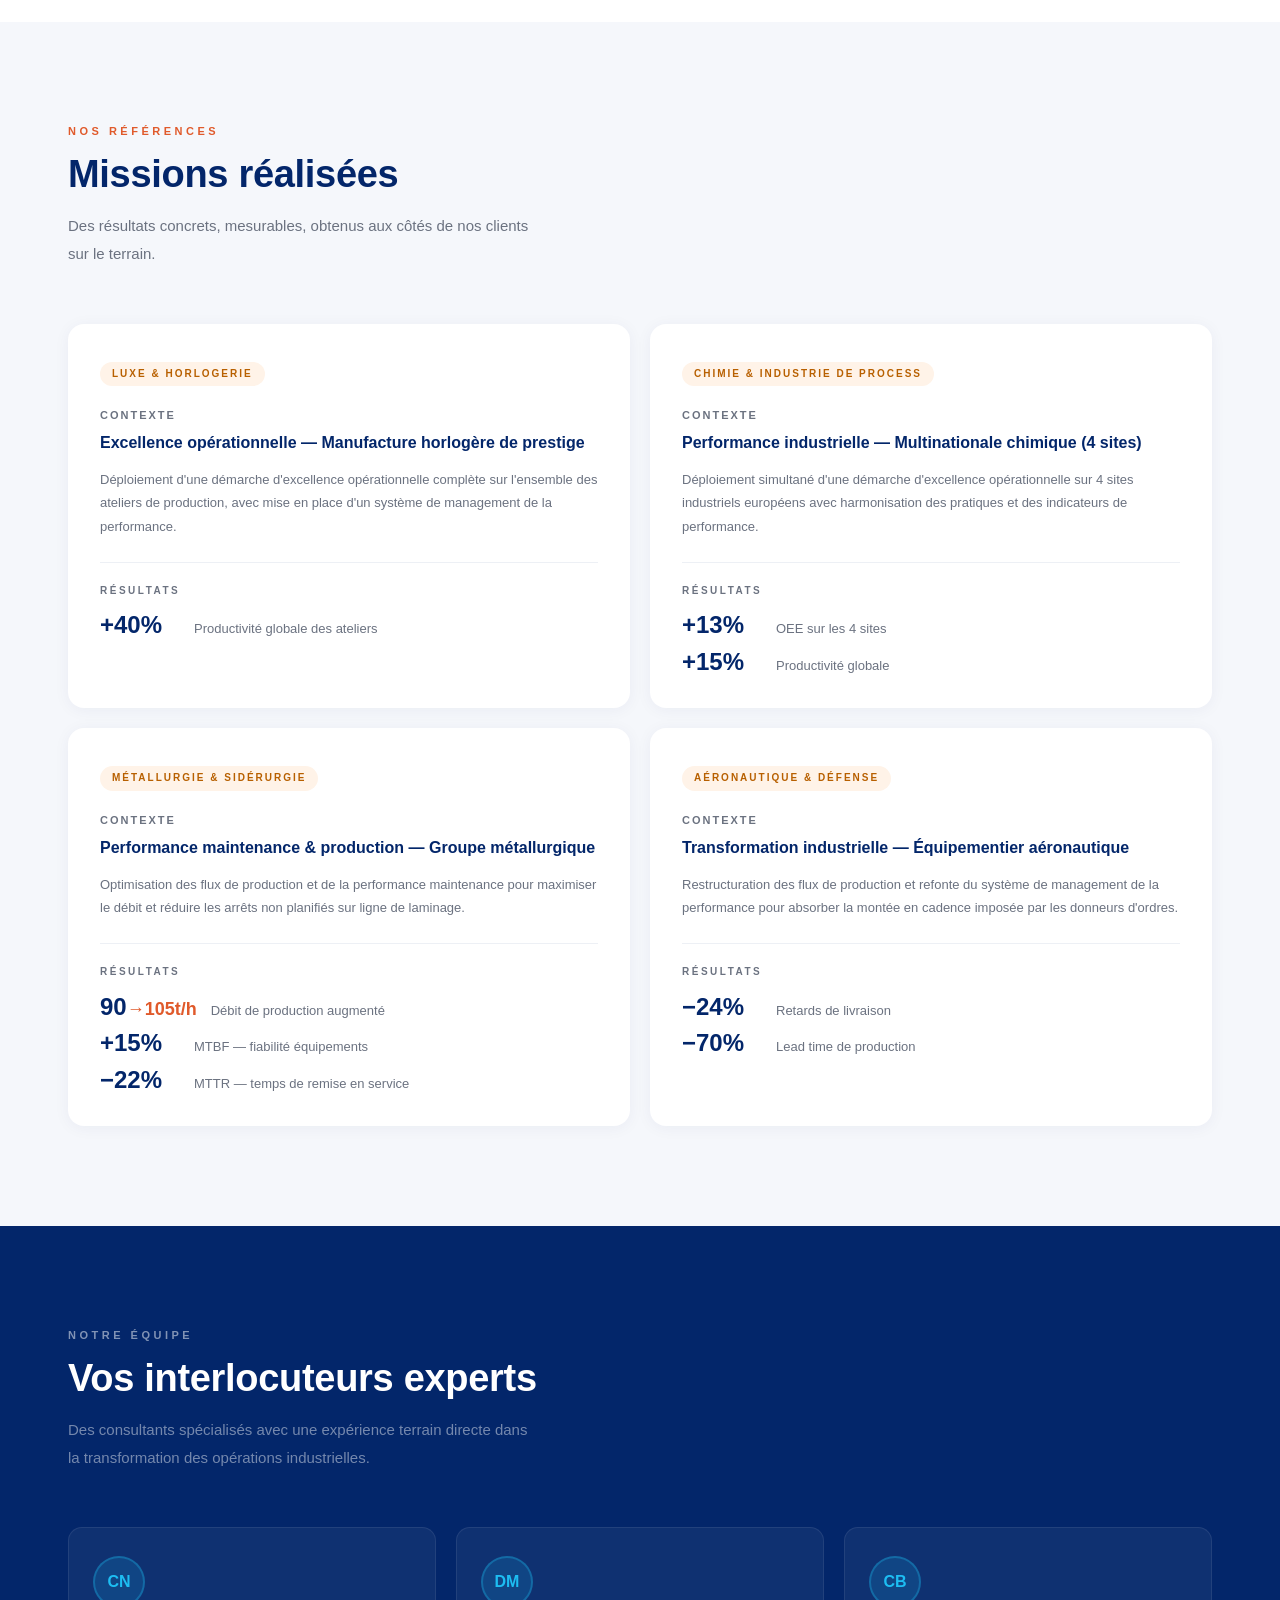
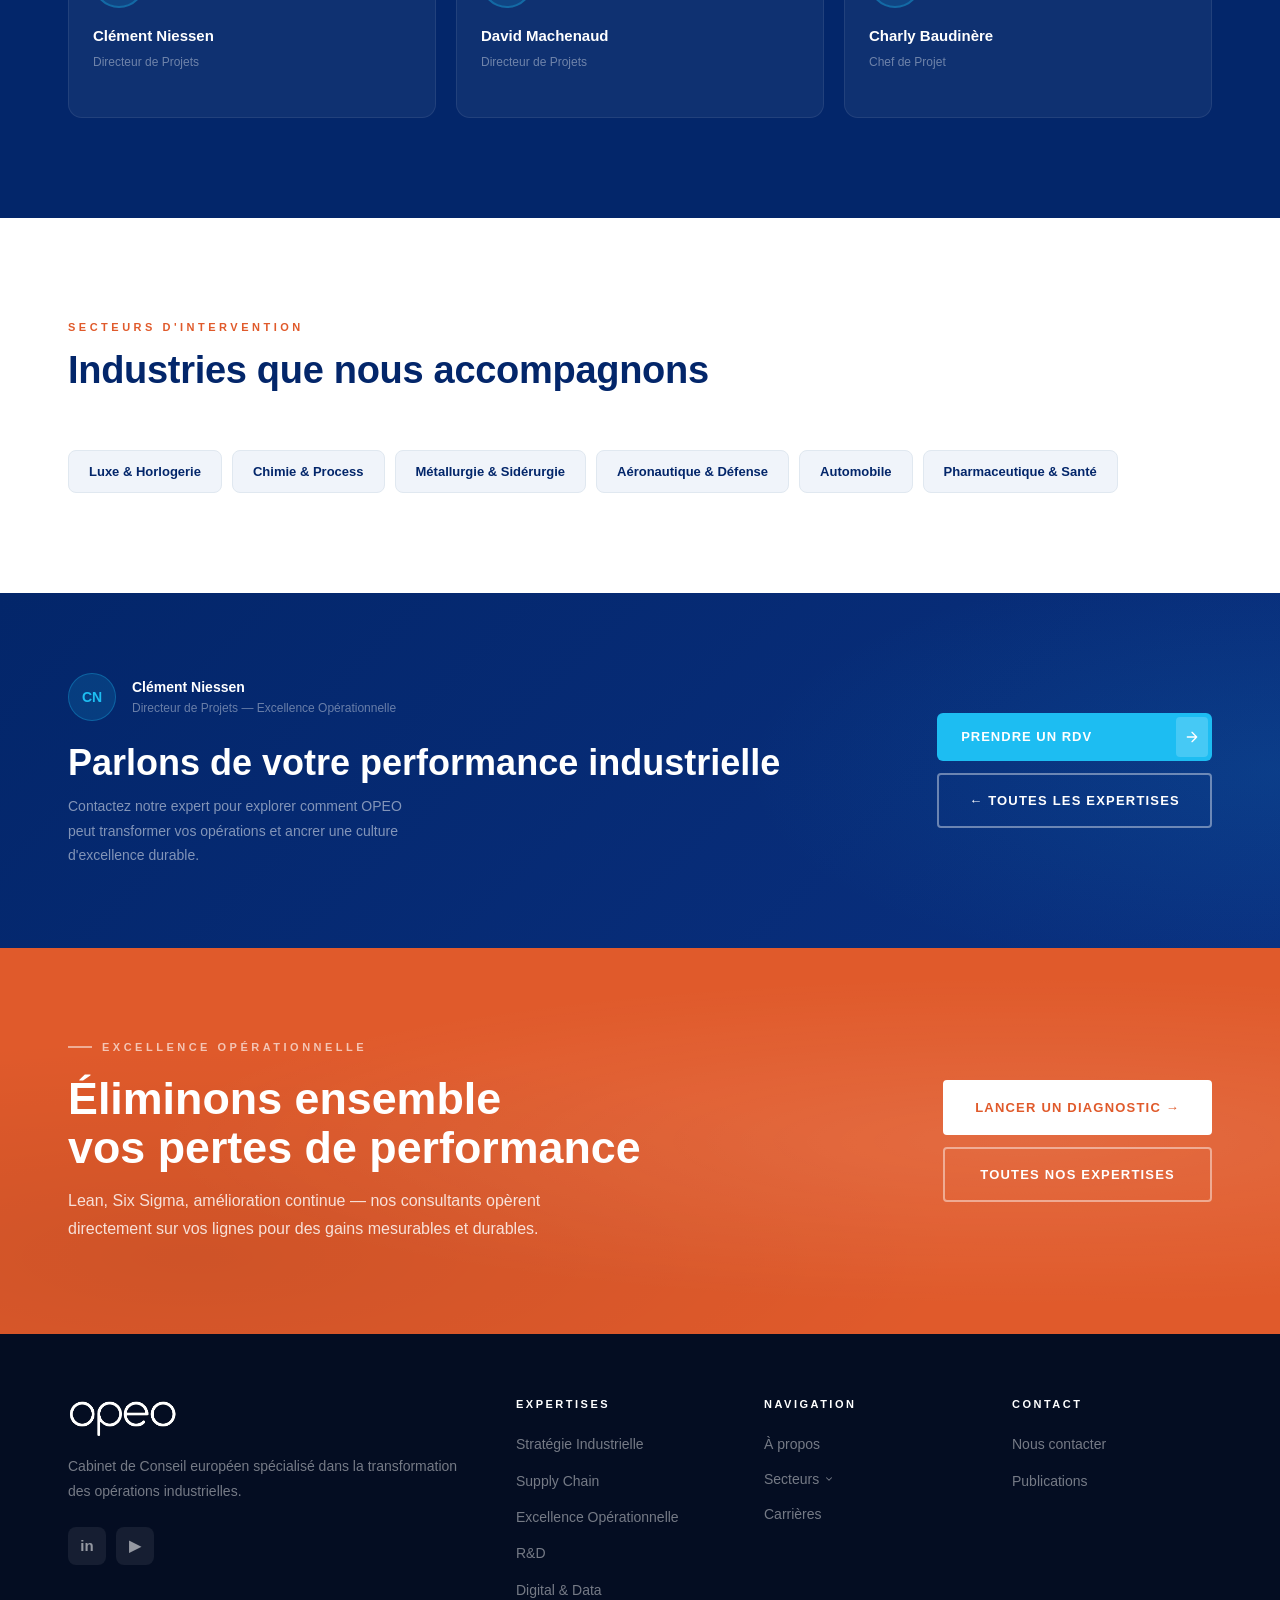
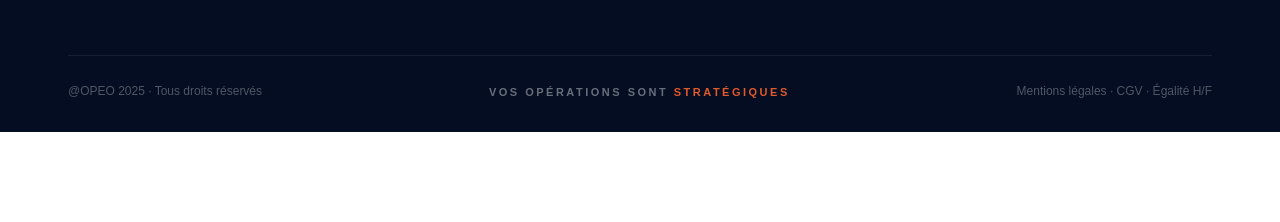
<file: expertise-excellence.html>
<!DOCTYPE html>
<html lang="fr">
<head>
  <meta charset="UTF-8"/><meta name="viewport" content="width=device-width,initial-scale=1.0"/>
  <title>Performance & Excellence Opérationnelle — OPEO</title>
  <link rel="stylesheet" href="styles.css"/>
  <style>
    .sub-hero{background:var(--navy);padding:140px 0 72px;position:relative;overflow:hidden;min-height:52vh;display:flex;flex-direction:column;justify-content:flex-end;}
    .sub-hero-glow{position:absolute;inset:0;background:radial-gradient(ellipse 90% 80% at 85% -5%,rgba(29,189,242,.13) 0%,transparent 58%);pointer-events:none;}
    .sub-hero-ghost{position:absolute;right:-10px;bottom:-60px;font-size:300px;font-weight:900;color:#fff;opacity:.04;line-height:1;pointer-events:none;user-select:none;font-family:'Gotham','Helvetica Neue',sans-serif;}
    .breadcrumb{display:flex;align-items:center;gap:8px;font-size:12px;font-weight:600;color:rgba(255,255,255,.35);margin-bottom:28px;position:relative;z-index:1;}
    .breadcrumb a{color:rgba(255,255,255,.35);text-decoration:none;transition:color .2s;}
    .breadcrumb a:hover{color:var(--cyan);}
    .bc-sep{color:rgba(255,255,255,.15);font-size:10px;}
    .sub-code{font-size:10px;font-weight:700;letter-spacing:4px;text-transform:uppercase;color:var(--orange);margin-bottom:14px;position:relative;z-index:1;}
    .sub-hero h1{font-size:clamp(28px,4.2vw,54px);font-weight:900;color:#fff;line-height:1.12;letter-spacing:-.5px;margin-bottom:24px;position:relative;z-index:1;max-width:16ch;}
    .sub-hero-tags{display:flex;gap:8px;flex-wrap:wrap;position:relative;z-index:1;}
    .sht{background:rgba(29,189,242,.12);border:1px solid rgba(29,189,242,.25);color:rgba(255,255,255,.75);font-size:12px;font-weight:600;padding:6px 16px;border-radius:30px;}
    .conv{background:#fff;}
    .section-head{margin-bottom:56px;}
    .section-head .label{margin-bottom:12px;display:block;}
    .section-head h2{font-size:clamp(24px,3vw,38px);color:var(--navy);font-weight:900;letter-spacing:-.3px;line-height:1.2;margin-bottom:14px;}
    .section-head p{font-size:15px;color:var(--gray);line-height:1.85;max-width:56ch;}
    .conv-grid{display:grid;grid-template-columns:1fr 1fr;gap:2px;}
    .conv-item{padding:36px 40px;border:1px solid #edf0f5;transition:background .2s;}
    .conv-item:hover{background:#fafbfd;}
    .ci-num{font-size:10px;font-weight:700;letter-spacing:3px;text-transform:uppercase;color:var(--orange);margin-bottom:12px;}
    .ci-title{font-size:16px;font-weight:800;color:var(--navy);margin-bottom:10px;line-height:1.3;}
    .ci-desc{font-size:14px;color:var(--gray);line-height:1.85;}
    .refs{background:#f5f7fb;}
    .ref-grid{display:grid;grid-template-columns:1fr 1fr;gap:20px;}
    .ref-card{background:#fff;border-radius:16px;padding:32px;border-top:3px solid transparent;box-shadow:0 2px 16px rgba(3,38,106,.05);transition:all .3s var(--ease);}
    .ref-card:hover{border-top-color:var(--cyan);transform:translateY(-4px);box-shadow:0 20px 44px rgba(3,38,106,.1);}
    .ref-badge{display:inline-flex;align-items:center;gap:6px;background:#fff3e8;color:#b86000;font-size:10px;font-weight:700;letter-spacing:2px;text-transform:uppercase;padding:4px 12px;border-radius:30px;margin-bottom:20px;}
    .ref-ctxt{font-size:11px;font-weight:700;letter-spacing:2px;text-transform:uppercase;color:var(--gray);margin-bottom:8px;}
    .ref-title{font-size:16px;font-weight:800;color:var(--navy);line-height:1.35;margin-bottom:14px;}
    .ref-desc{font-size:13px;color:var(--gray);line-height:1.8;margin-bottom:24px;}
    .ref-sep{height:1px;background:#edf0f5;margin-bottom:20px;}
    .ref-rlbl{font-size:10px;font-weight:700;letter-spacing:2.5px;text-transform:uppercase;color:var(--gray);margin-bottom:14px;}
    .ref-metrics{display:flex;flex-direction:column;gap:10px;}
    .ref-metric{display:flex;align-items:baseline;gap:14px;}
    .ref-mn{font-size:24px;font-weight:900;color:var(--navy);line-height:1;min-width:80px;flex-shrink:0;}
    .ref-mn em{font-style:normal;color:var(--orange);font-size:18px;}
    .ref-ml{font-size:13px;color:var(--gray);}
    .team-s{background:var(--navy);}
    .team-grid{display:grid;grid-template-columns:repeat(3,1fr);gap:20px;margin-top:48px;}
    .team-card{background:rgba(255,255,255,.05);border:1px solid rgba(255,255,255,.08);border-radius:14px;padding:28px 24px;transition:background .25s;}
    .team-card:hover{background:rgba(255,255,255,.1);}
    .team-ava{width:52px;height:52px;border-radius:50%;background:rgba(29,189,242,.15);border:2px solid rgba(29,189,242,.3);display:flex;align-items:center;justify-content:center;color:var(--cyan);font-weight:800;font-size:16px;margin-bottom:16px;}
    .team-name{font-size:15px;font-weight:800;color:#fff;margin-bottom:4px;}
    .team-role{font-size:12px;color:rgba(255,255,255,.4);margin-bottom:16px;}
    .sectors-s{background:#fff;}
    .sector-tags{display:flex;gap:10px;flex-wrap:wrap;margin-top:36px;}
    .sector-tag{background:#f0f4fa;border:1px solid #e0e8f0;color:var(--navy);font-size:13px;font-weight:600;padding:10px 20px;border-radius:8px;transition:all .2s;}
    .sector-tag:hover{background:var(--navy);color:#fff;border-color:var(--navy);}
    .sub-cta{background:linear-gradient(135deg,#03266A 0%,#0a3080 100%);padding:80px 0;position:relative;overflow:hidden;}
    .sub-cta::before{content:'';position:absolute;inset:0;background:radial-gradient(ellipse 70% 100% at 100% 50%,rgba(29,189,242,.1) 0%,transparent 60%);}
    .sub-cta-inner{position:relative;z-index:1;display:grid;grid-template-columns:1fr auto;gap:48px;align-items:center;}
    .sub-cta-contact{display:flex;align-items:center;gap:16px;margin-bottom:20px;}
    .scc-ava{width:48px;height:48px;border-radius:50%;background:rgba(29,189,242,.15);border:1px solid rgba(29,189,242,.3);display:flex;align-items:center;justify-content:center;color:var(--cyan);font-weight:800;font-size:14px;flex-shrink:0;}
    .scc-name{font-size:14px;font-weight:700;color:#fff;}
    .scc-role{font-size:12px;color:rgba(255,255,255,.4);}
    .sub-cta h2{font-size:clamp(22px,3vw,36px);color:#fff;line-height:1.2;margin-bottom:10px;}
    .sub-cta p{color:rgba(255,255,255,.5);font-size:14px;line-height:1.75;max-width:46ch;}
    .sub-cta-btns{display:flex;flex-direction:column;gap:12px;flex-shrink:0;}
    @media(max-width:900px){.conv-grid{grid-template-columns:1fr;}.ref-grid{grid-template-columns:1fr;}.team-grid{grid-template-columns:1fr 1fr;}.sub-cta-inner{grid-template-columns:1fr;}.sub-cta-btns{flex-direction:row;flex-wrap:wrap;}}
    @media(max-width:580px){.team-grid{grid-template-columns:1fr;}}
  </style>
</head>
<body>
<div class="mob-menu" id="mobMenu">
  <button class="mob-close" onclick="closeMob()">✕</button>
  <a href="index.html">Accueil</a><a href="a-propos.html">À propos</a><a href="expertises.html" class="active">Expertises</a><a href="secteurs.html">Secteurs</a><a href="transformation.html">Transformation</a><a href="publications.html">Publications</a><a href="carrieres.html">Carrières</a><a href="contact.html">Contact</a>
</div>
<nav class="navbar solid" id="navbar">
  <div class="container"><div class="nav-inner">
    <a href="index.html" class="nav-logo-link"><img src="assets/logos/logo-official.svg" class="nav-logo-img" alt="OPEO"/></a>
    <ul class="nav-links">
      <li><a href="a-propos.html">À propos</a></li><li class="has-drop"><a href="expertises.html" class="active">Expertises <svg class="drop-chevron" viewBox="0 0 24 24" fill="none" stroke="currentColor" stroke-width="2.5" stroke-linecap="round" stroke-linejoin="round"><polyline points="6 9 12 15 18 9"/></svg></a><div class="nav-drop nav-drop-wide"><div class="drop-grid"><a href="expertise-strategie.html" class="drop-card"><div class="drop-card-icon"><svg viewBox="0 0 24 24" fill="none" stroke="currentColor" stroke-width="2" stroke-linecap="round" stroke-linejoin="round"><circle cx="12" cy="12" r="10"/><line x1="22" y1="12" x2="18" y2="12"/><line x1="6" y1="12" x2="2" y2="12"/><line x1="12" y1="6" x2="12" y2="2"/><line x1="12" y1="22" x2="12" y2="18"/></svg></div><div><span class="drop-card-title">Stratégie Industrielle</span><span class="drop-card-desc">Réorientation et repositionnement industriel</span></div></a><a href="expertise-digital.html" class="drop-card"><div class="drop-card-icon"><svg viewBox="0 0 24 24" fill="none" stroke="currentColor" stroke-width="2" stroke-linecap="round" stroke-linejoin="round"><polygon points="13 2 3 14 12 14 11 22 21 10 12 10 13 2"/></svg></div><div><span class="drop-card-title">Digital &amp; Innovation</span><span class="drop-card-desc">Transformation numérique des opérations</span></div></a><a href="expertise-excellence.html" class="drop-card"><div class="drop-card-icon"><svg viewBox="0 0 24 24" fill="none" stroke="currentColor" stroke-width="2" stroke-linecap="round" stroke-linejoin="round"><polyline points="23 6 13.5 15.5 8.5 10.5 1 18"/><polyline points="17 6 23 6 23 12"/></svg></div><div><span class="drop-card-title">Excellence Opérationnelle</span><span class="drop-card-desc">Lean, performance et amélioration continue</span></div></a><a href="expertise-supply-chain.html" class="drop-card"><div class="drop-card-icon"><svg viewBox="0 0 24 24" fill="none" stroke="currentColor" stroke-width="2" stroke-linecap="round" stroke-linejoin="round"><path d="M21 16V8a2 2 0 0 0-1-1.73l-7-4a2 2 0 0 0-2 0l-7 4A2 2 0 0 0 3 8v8a2 2 0 0 0 1 1.73l7 4a2 2 0 0 0 2 0l7-4A2 2 0 0 0 21 16z"/><polyline points="3.27 6.96 12 12.01 20.73 6.96"/><line x1="12" y1="22.08" x2="12" y2="12"/></svg></div><div><span class="drop-card-title">Supply Chain</span><span class="drop-card-desc">Optimisation des flux et résilience</span></div></a><a href="expertise-rd.html" class="drop-card"><div class="drop-card-icon"><svg viewBox="0 0 24 24" fill="none" stroke="currentColor" stroke-width="2" stroke-linecap="round" stroke-linejoin="round"><path d="M9 3v10l-4 5h14l-4-5V3"/><line x1="6" y1="7" x2="18" y2="7"/></svg></div><div><span class="drop-card-title">R&amp;D &amp; Innovation</span><span class="drop-card-desc">Accélération des cycles d'innovation</span></div></a></div></div></li><li class="has-drop"><a href="secteurs.html">Secteurs <svg class="drop-chevron" viewBox="0 0 24 24" fill="none" stroke="currentColor" stroke-width="2.5" stroke-linecap="round" stroke-linejoin="round"><polyline points="6 9 12 15 18 9"/></svg></a><div class="nav-drop nav-drop-wide"><div class="drop-grid drop-grid-1"><a href="secteurs.html#luxe" class="drop-card"><div class="drop-card-icon"><svg viewBox="0 0 24 24" fill="none" stroke="currentColor" stroke-width="2" stroke-linecap="round" stroke-linejoin="round"><polygon points="12 2 22 8.5 22 15.5 12 22 2 15.5 2 8.5 12 2"/></svg></div><div><span class="drop-card-title">Luxe</span></div></a><a href="secteurs.html#process" class="drop-card"><div class="drop-card-icon"><svg viewBox="0 0 24 24" fill="none" stroke="currentColor" stroke-width="2" stroke-linecap="round" stroke-linejoin="round"><path d="M9 3v10l-4 5h14l-4-5V3"/><line x1="6" y1="7" x2="18" y2="7"/></svg></div><div><span class="drop-card-title">Industrie de Process</span></div></a><a href="secteurs.html#aero" class="drop-card"><div class="drop-card-icon"><svg viewBox="0 0 24 24" fill="none" stroke="currentColor" stroke-width="2" stroke-linecap="round" stroke-linejoin="round"><line x1="22" y1="2" x2="11" y2="13"/><polygon points="22 2 15 22 11 13 2 9 22 2"/></svg></div><div><span class="drop-card-title">Aéronautique &amp; Défense</span></div></a><a href="secteurs.html#pharma" class="drop-card"><div class="drop-card-icon"><svg viewBox="0 0 24 24" fill="none" stroke="currentColor" stroke-width="2" stroke-linecap="round" stroke-linejoin="round"><polyline points="22 12 18 12 15 21 9 3 6 12 2 12"/></svg></div><div><span class="drop-card-title">Pharmaceutique – Santé</span></div></a><a href="secteurs.html#auto" class="drop-card"><div class="drop-card-icon"><svg viewBox="0 0 24 24" fill="none" stroke="currentColor" stroke-width="2" stroke-linecap="round" stroke-linejoin="round"><rect x="1" y="3" width="15" height="13"/><polygon points="16 8 20 8 23 11 23 16 16 16 16 8"/><circle cx="5.5" cy="18.5" r="2.5"/><circle cx="18.5" cy="18.5" r="2.5"/></svg></div><div><span class="drop-card-title">Automobile</span></div></a></div></div></li><li><a href="transformation.html">Transformation</a></li><li><a href="publications.html">Publications</a></li><li><a href="carrieres.html">Carrières</a></li><li><a href="contact.html" class="cta-link">Contact</a></li>
    </ul>
    <button class="hamburger" onclick="openMob()"><span></span><span></span><span></span></button>
  </div></div>
</nav>

<section class="sub-hero">
  <div class="sub-hero-glow"></div>
  <div class="sub-hero-ghost">03</div>
  <div class="container">
    <div class="breadcrumb"><a href="expertises.html">Expertises</a><span class="bc-sep">›</span><span>Performance & Excellence Opérationnelle</span></div>
    <div class="sub-code">Expertise 03 / 05</div>
    <h1>Performance & Excellence Opérationnelle</h1>
    <div class="sub-hero-tags">
      <span class="sht">Standards opérationnels</span>
      <span class="sht">Management de la performance</span>
      <span class="sht">Amélioration continue</span>
    </div>
  </div>
</section>

<section class="conv page-pad">
  <div class="container">
    <div class="section-head reveal">
      <span class="label">Nos convictions</span>
      <h2>Six dimensions pour une excellence durable</h2>
      <p>La performance opérationnelle ne se décrète pas, elle se construit — dimension par dimension, équipe par équipe. OPEO agit simultanément sur les six leviers qui font la différence entre une amélioration ponctuelle et une transformation pérenne.</p>
    </div>
    <div class="conv-grid reveal">
      <div class="conv-item"><div class="ci-num">01</div><div class="ci-title">Standards opérationnels</div><div class="ci-desc">Définir et déployer des référentiels de production clairs, mesurables et partagés par l'ensemble des opérateurs — socle indispensable à toute démarche d'excellence durable.</div></div>
      <div class="conv-item"><div class="ci-num">02</div><div class="ci-title">Standards managériaux</div><div class="ci-desc">Structurer les rituels de management de terrain (GEMBA, réunions de performance, cascades d'indicateurs) pour ancrer la culture de l'amélioration dans le quotidien des équipes.</div></div>
      <div class="conv-item"><div class="ci-num">03</div><div class="ci-title">Développement des compétences</div><div class="ci-desc">Évaluer les savoir-faire, identifier les gaps critiques et mettre en place des parcours de montée en compétence ciblés pour renforcer l'autonomie des équipes opérationnelles.</div></div>
      <div class="conv-item"><div class="ci-num">04</div><div class="ci-title">Organisation performante</div><div class="ci-desc">Adapter la structure organisationnelle aux enjeux de performance : bonne allocation des ressources, clarté des responsabilités et agilité face aux aléas de production.</div></div>
      <div class="conv-item"><div class="ci-num">05</div><div class="ci-title">Digital au service des opérations</div><div class="ci-desc">Intégrer des outils digitaux ciblés pour améliorer la visibilité en temps réel, réduire les écarts et accélérer la prise de décision sur le terrain.</div></div>
      <div class="conv-item"><div class="ci-num">06</div><div class="ci-title">Environnement & durabilité</div><div class="ci-desc">Intégrer les enjeux environnementaux dans la performance industrielle : réduction des consommations, optimisation des ressources et réduction des déchets pour une industrie plus sobre.</div></div>
    </div>
  </div>
</section>

<section class="refs page-pad">
  <div class="container">
    <div class="section-head reveal">
      <span class="label">Nos références</span>
      <h2>Missions réalisées</h2>
      <p>Des résultats concrets, mesurables, obtenus aux côtés de nos clients sur le terrain.</p>
    </div>
    <div class="ref-grid reveal">
      <div class="ref-card">
        <div class="ref-badge">Luxe & Horlogerie</div>
        <div class="ref-ctxt">Contexte</div>
        <div class="ref-title">Excellence opérationnelle — Manufacture horlogère de prestige</div>
        <div class="ref-desc">Déploiement d'une démarche d'excellence opérationnelle complète sur l'ensemble des ateliers de production, avec mise en place d'un système de management de la performance.</div>
        <div class="ref-sep"></div>
        <div class="ref-rlbl">Résultats</div>
        <div class="ref-metrics">
          <div class="ref-metric"><span class="ref-mn">+40%</span><span class="ref-ml">Productivité globale des ateliers</span></div>
        </div>
      </div>
      <div class="ref-card">
        <div class="ref-badge">Chimie & Industrie de Process</div>
        <div class="ref-ctxt">Contexte</div>
        <div class="ref-title">Performance industrielle — Multinationale chimique (4 sites)</div>
        <div class="ref-desc">Déploiement simultané d'une démarche d'excellence opérationnelle sur 4 sites industriels européens avec harmonisation des pratiques et des indicateurs de performance.</div>
        <div class="ref-sep"></div>
        <div class="ref-rlbl">Résultats</div>
        <div class="ref-metrics">
          <div class="ref-metric"><span class="ref-mn">+13%</span><span class="ref-ml">OEE sur les 4 sites</span></div>
          <div class="ref-metric"><span class="ref-mn">+15%</span><span class="ref-ml">Productivité globale</span></div>
        </div>
      </div>
      <div class="ref-card">
        <div class="ref-badge">Métallurgie & Sidérurgie</div>
        <div class="ref-ctxt">Contexte</div>
        <div class="ref-title">Performance maintenance & production — Groupe métallurgique</div>
        <div class="ref-desc">Optimisation des flux de production et de la performance maintenance pour maximiser le débit et réduire les arrêts non planifiés sur ligne de laminage.</div>
        <div class="ref-sep"></div>
        <div class="ref-rlbl">Résultats</div>
        <div class="ref-metrics">
          <div class="ref-metric"><span class="ref-mn">90<em>→105t/h</em></span><span class="ref-ml">Débit de production augmenté</span></div>
          <div class="ref-metric"><span class="ref-mn">+15%</span><span class="ref-ml">MTBF — fiabilité équipements</span></div>
          <div class="ref-metric"><span class="ref-mn">−22%</span><span class="ref-ml">MTTR — temps de remise en service</span></div>
        </div>
      </div>
      <div class="ref-card">
        <div class="ref-badge">Aéronautique & Défense</div>
        <div class="ref-ctxt">Contexte</div>
        <div class="ref-title">Transformation industrielle — Équipementier aéronautique</div>
        <div class="ref-desc">Restructuration des flux de production et refonte du système de management de la performance pour absorber la montée en cadence imposée par les donneurs d'ordres.</div>
        <div class="ref-sep"></div>
        <div class="ref-rlbl">Résultats</div>
        <div class="ref-metrics">
          <div class="ref-metric"><span class="ref-mn">−24%</span><span class="ref-ml">Retards de livraison</span></div>
          <div class="ref-metric"><span class="ref-mn">−70%</span><span class="ref-ml">Lead time de production</span></div>
        </div>
      </div>
    </div>
  </div>
</section>

<section class="team-s page-pad">
  <div class="container">
    <div class="section-head reveal">
      <span class="label" style="color:rgba(255,255,255,.5)">Notre équipe</span>
      <h2 style="color:#fff">Vos interlocuteurs experts</h2>
      <p style="color:rgba(255,255,255,.45)">Des consultants spécialisés avec une expérience terrain directe dans la transformation des opérations industrielles.</p>
    </div>
    <div class="team-grid reveal">
      <div class="team-card"><div class="team-ava">CN</div><div class="team-name">Clément Niessen</div><div class="team-role">Directeur de Projets</div></div>
      <div class="team-card"><div class="team-ava">DM</div><div class="team-name">David Machenaud</div><div class="team-role">Directeur de Projets</div></div>
      <div class="team-card"><div class="team-ava">CB</div><div class="team-name">Charly Baudinère</div><div class="team-role">Chef de Projet</div></div>
    </div>
  </div>
</section>

<section class="sectors-s page-pad">
  <div class="container">
    <div class="section-head reveal"><span class="label">Secteurs d'intervention</span><h2>Industries que nous accompagnons</h2></div>
    <div class="sector-tags reveal">
      <span class="sector-tag">Luxe & Horlogerie</span><span class="sector-tag">Chimie & Process</span><span class="sector-tag">Métallurgie & Sidérurgie</span><span class="sector-tag">Aéronautique & Défense</span><span class="sector-tag">Automobile</span><span class="sector-tag">Pharmaceutique & Santé</span>
    </div>
  </div>
</section>

<section class="sub-cta">
  <div class="container">
    <div class="sub-cta-inner reveal">
      <div>
        <div class="sub-cta-contact"><div class="scc-ava">CN</div><div><div class="scc-name">Clément Niessen</div><div class="scc-role">Directeur de Projets — Excellence Opérationnelle</div></div></div>
        <h2>Parlons de votre performance industrielle</h2>
        <p>Contactez notre expert pour explorer comment OPEO peut transformer vos opérations et ancrer une culture d'excellence durable.</p>
      </div>
      <div class="sub-cta-btns">
        <a href="contact.html" class="btn-rdv"><span class="btn-rdv-label">Prendre un RDV</span><i class="btn-rdv-icon"><svg viewBox="0 0 24 24" fill="none" stroke-linecap="round" stroke-linejoin="round"><path d="M5 12h14M12 5l7 7-7 7"/></svg></i></a>
        <a href="expertises.html" class="btn btn-ghost">← Toutes les expertises</a>
      </div>
    </div>
  </div>
</section>

<!-- ORANGE CTA BAND -->
<section class="orange-band">
  <div class="container">
    <div class="orange-band-inner reveal">
      <div>
        <div class="orange-band-eyebrow">Excellence Opérationnelle</div>
        <h2>Éliminons ensemble<br>vos pertes de performance</h2>
        <p>Lean, Six Sigma, amélioration continue — nos consultants opèrent directement sur vos lignes pour des gains mesurables et durables.</p>
      </div>
      <div class="orange-band-actions">
        <a href="contact.html" class="btn btn-white">Lancer un diagnostic →</a>
        <a href="expertises.html" class="btn btn-ghost-white">Toutes nos expertises</a>
      </div>
    </div>
  </div>
</section>

<footer class="footer"><div class="container">
  <div class="footer-grid">
    <div class="footer-brand"><a href="index.html" class="nav-logo-link"><img src="assets/logos/logo-official.svg" class="nav-logo-img" alt="OPEO"/></a><p>Cabinet de Conseil européen spécialisé dans la transformation des opérations industrielles.</p><div class="footer-socials"><a href="https://www.linkedin.com/company/opeo/" target="_blank" class="soc-link">in</a><a href="https://www.youtube.com/channel/UCHxWDzGkSoEmFhDaU6nbsCg" target="_blank" class="soc-link">▶</a></div></div>
    <div class="footer-col"><h4>Expertises</h4><ul class="footer-nav"><li><a href="expertise-strategie.html">Stratégie Industrielle</a></li><li><a href="expertise-supply-chain.html">Supply Chain</a></li><li><a href="expertise-excellence.html">Excellence Opérationnelle</a></li><li><a href="expertise-rd.html">R&amp;D</a></li><li><a href="expertise-digital.html">Digital &amp; Data</a></li></ul></div>
    <div class="footer-col"><h4>Navigation</h4><ul class="footer-nav"><li><a href="a-propos.html">À propos</a></li><li class="has-drop"><a href="secteurs.html">Secteurs <svg class="drop-chevron" viewBox="0 0 24 24" fill="none" stroke="currentColor" stroke-width="2.5" stroke-linecap="round" stroke-linejoin="round"><polyline points="6 9 12 15 18 9"/></svg></a><div class="nav-drop nav-drop-wide"><div class="drop-grid drop-grid-1"><a href="secteurs.html#luxe" class="drop-card"><div class="drop-card-icon"><svg viewBox="0 0 24 24" fill="none" stroke="currentColor" stroke-width="2" stroke-linecap="round" stroke-linejoin="round"><polygon points="12 2 22 8.5 22 15.5 12 22 2 15.5 2 8.5 12 2"/></svg></div><div><span class="drop-card-title">Luxe</span></div></a><a href="secteurs.html#process" class="drop-card"><div class="drop-card-icon"><svg viewBox="0 0 24 24" fill="none" stroke="currentColor" stroke-width="2" stroke-linecap="round" stroke-linejoin="round"><path d="M9 3v10l-4 5h14l-4-5V3"/><line x1="6" y1="7" x2="18" y2="7"/></svg></div><div><span class="drop-card-title">Industrie de Process</span></div></a><a href="secteurs.html#aero" class="drop-card"><div class="drop-card-icon"><svg viewBox="0 0 24 24" fill="none" stroke="currentColor" stroke-width="2" stroke-linecap="round" stroke-linejoin="round"><line x1="22" y1="2" x2="11" y2="13"/><polygon points="22 2 15 22 11 13 2 9 22 2"/></svg></div><div><span class="drop-card-title">Aéronautique &amp; Défense</span></div></a><a href="secteurs.html#pharma" class="drop-card"><div class="drop-card-icon"><svg viewBox="0 0 24 24" fill="none" stroke="currentColor" stroke-width="2" stroke-linecap="round" stroke-linejoin="round"><polyline points="22 12 18 12 15 21 9 3 6 12 2 12"/></svg></div><div><span class="drop-card-title">Pharmaceutique – Santé</span></div></a><a href="secteurs.html#auto" class="drop-card"><div class="drop-card-icon"><svg viewBox="0 0 24 24" fill="none" stroke="currentColor" stroke-width="2" stroke-linecap="round" stroke-linejoin="round"><rect x="1" y="3" width="15" height="13"/><polygon points="16 8 20 8 23 11 23 16 16 16 16 8"/><circle cx="5.5" cy="18.5" r="2.5"/><circle cx="18.5" cy="18.5" r="2.5"/></svg></div><div><span class="drop-card-title">Automobile</span></div></a></div></div></li><li><a href="carrieres.html">Carrières</a></li></ul></div>
    <div class="footer-col"><h4>Contact</h4><ul class="footer-nav"><li><a href="contact.html">Nous contacter</a></li><li><a href="publications.html">Publications</a></li></ul></div>
  </div>
  <div class="footer-bottom"><p>@OPEO 2025 · Tous droits réservés</p><div class="footer-tagline">Vos Opérations sont <em>Stratégiques</em></div><p>Mentions légales · CGV · Égalité H/F</p></div>
</div></footer>
<script>
function openMob(){document.getElementById('mobMenu').classList.add('open');}
function closeMob(){document.getElementById('mobMenu').classList.remove('open');}
const revObs=new IntersectionObserver(e=>e.forEach(x=>{if(x.isIntersecting){x.target.classList.add('on');revObs.unobserve(x.target);}}),{threshold:.08});
document.querySelectorAll('.reveal').forEach(el=>revObs.observe(el));
</script>
</body>
</html>
</file>
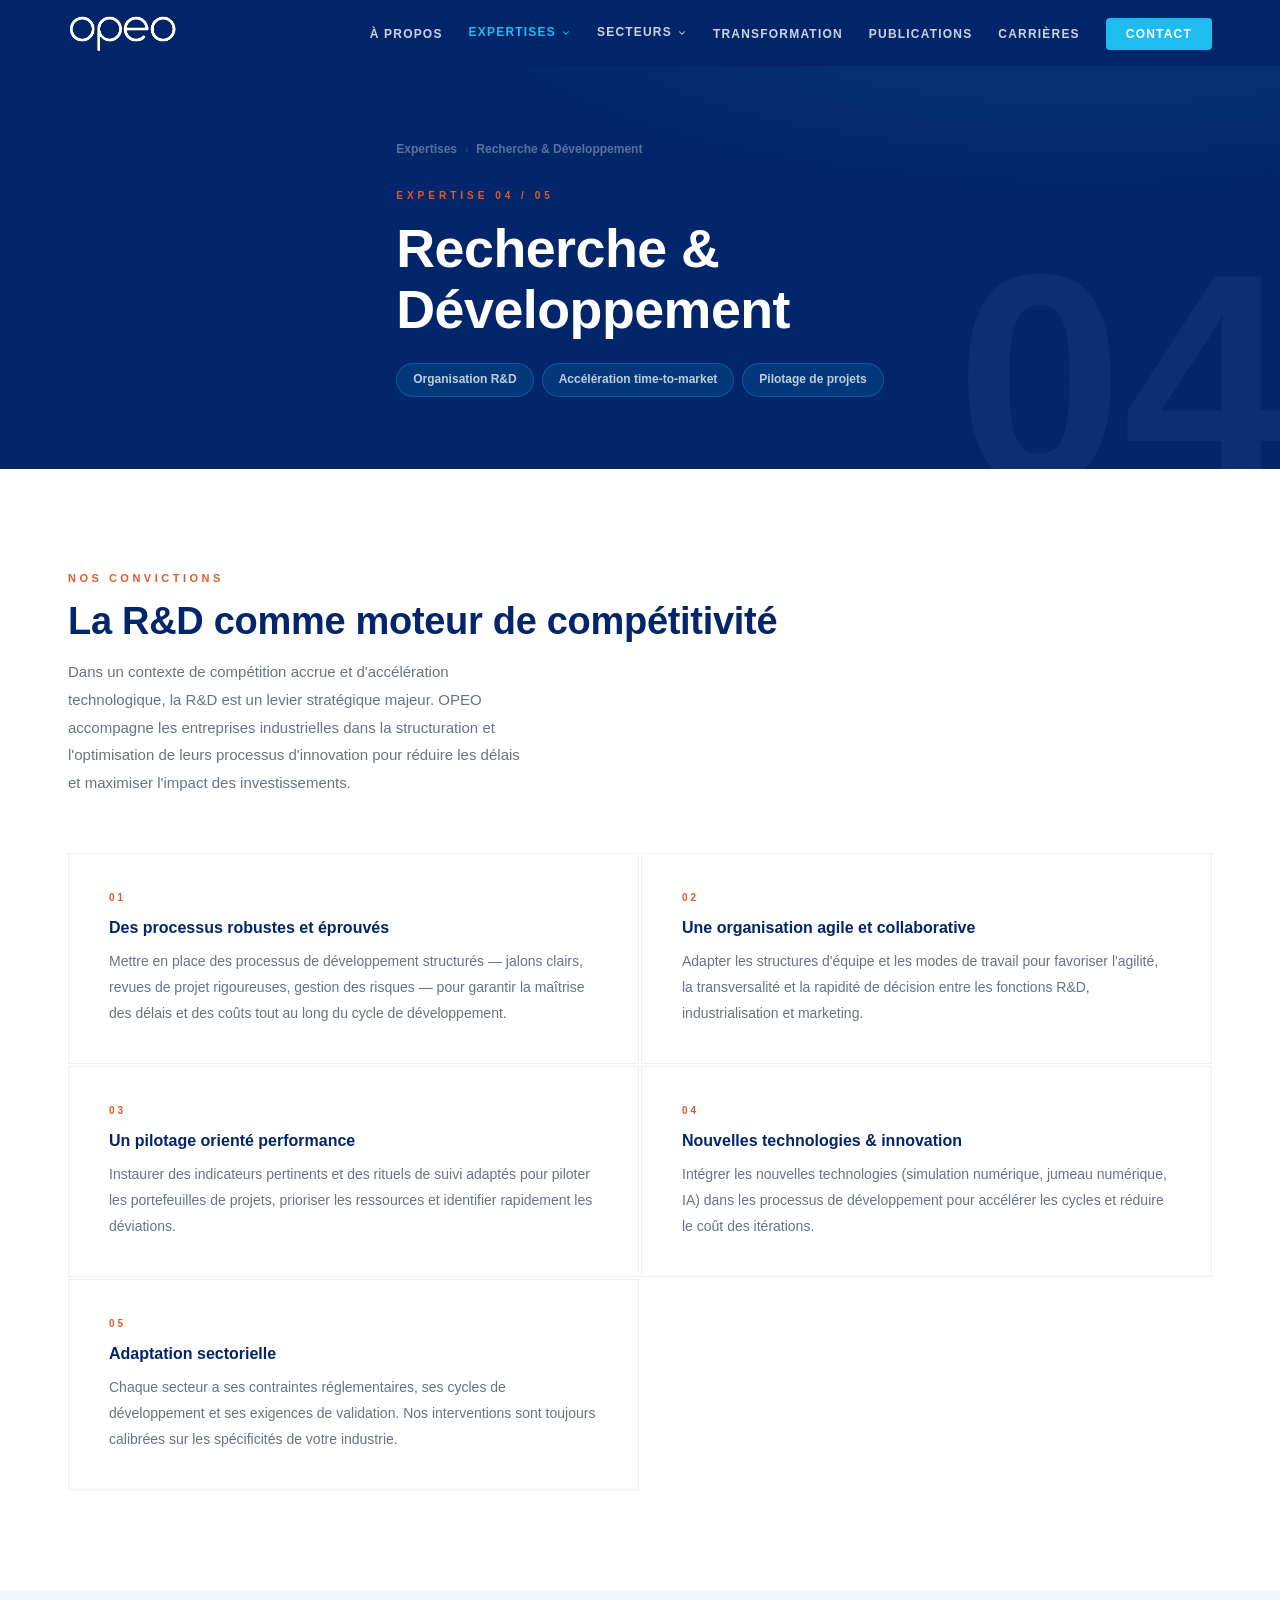
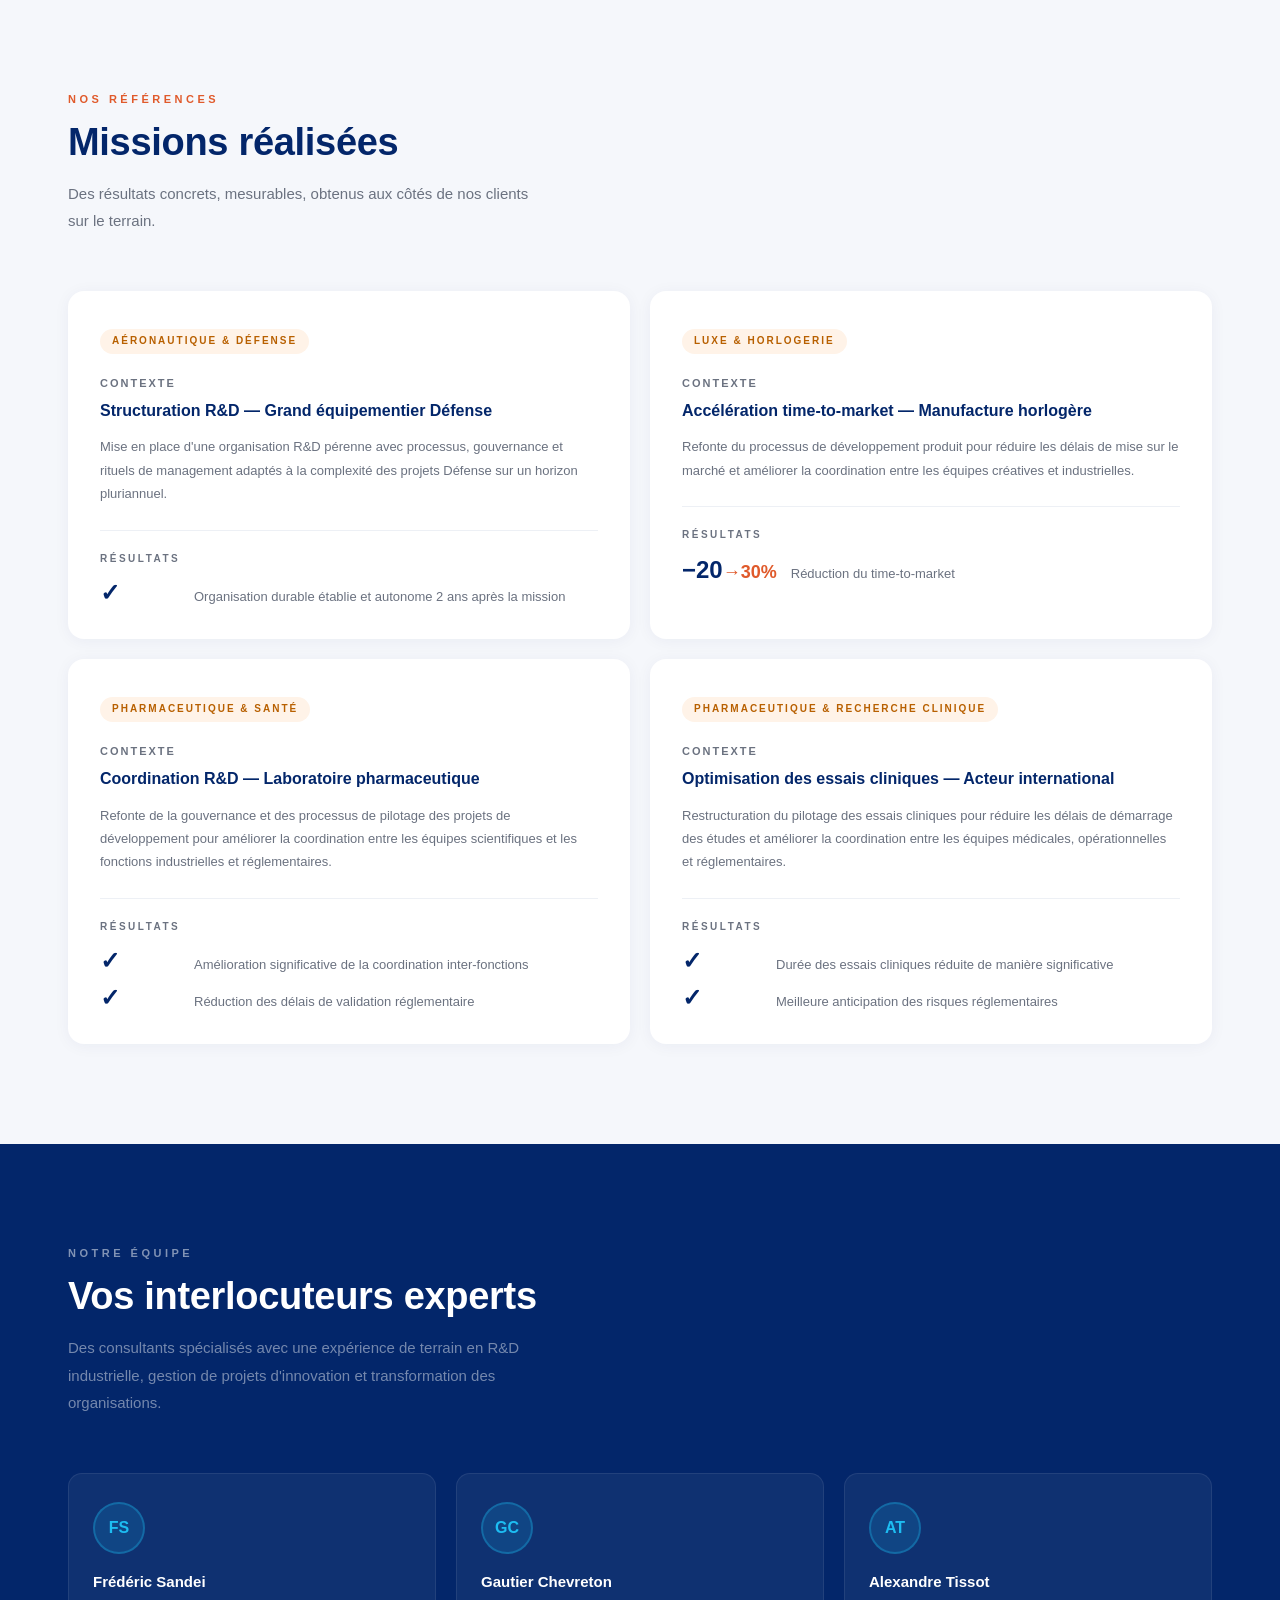
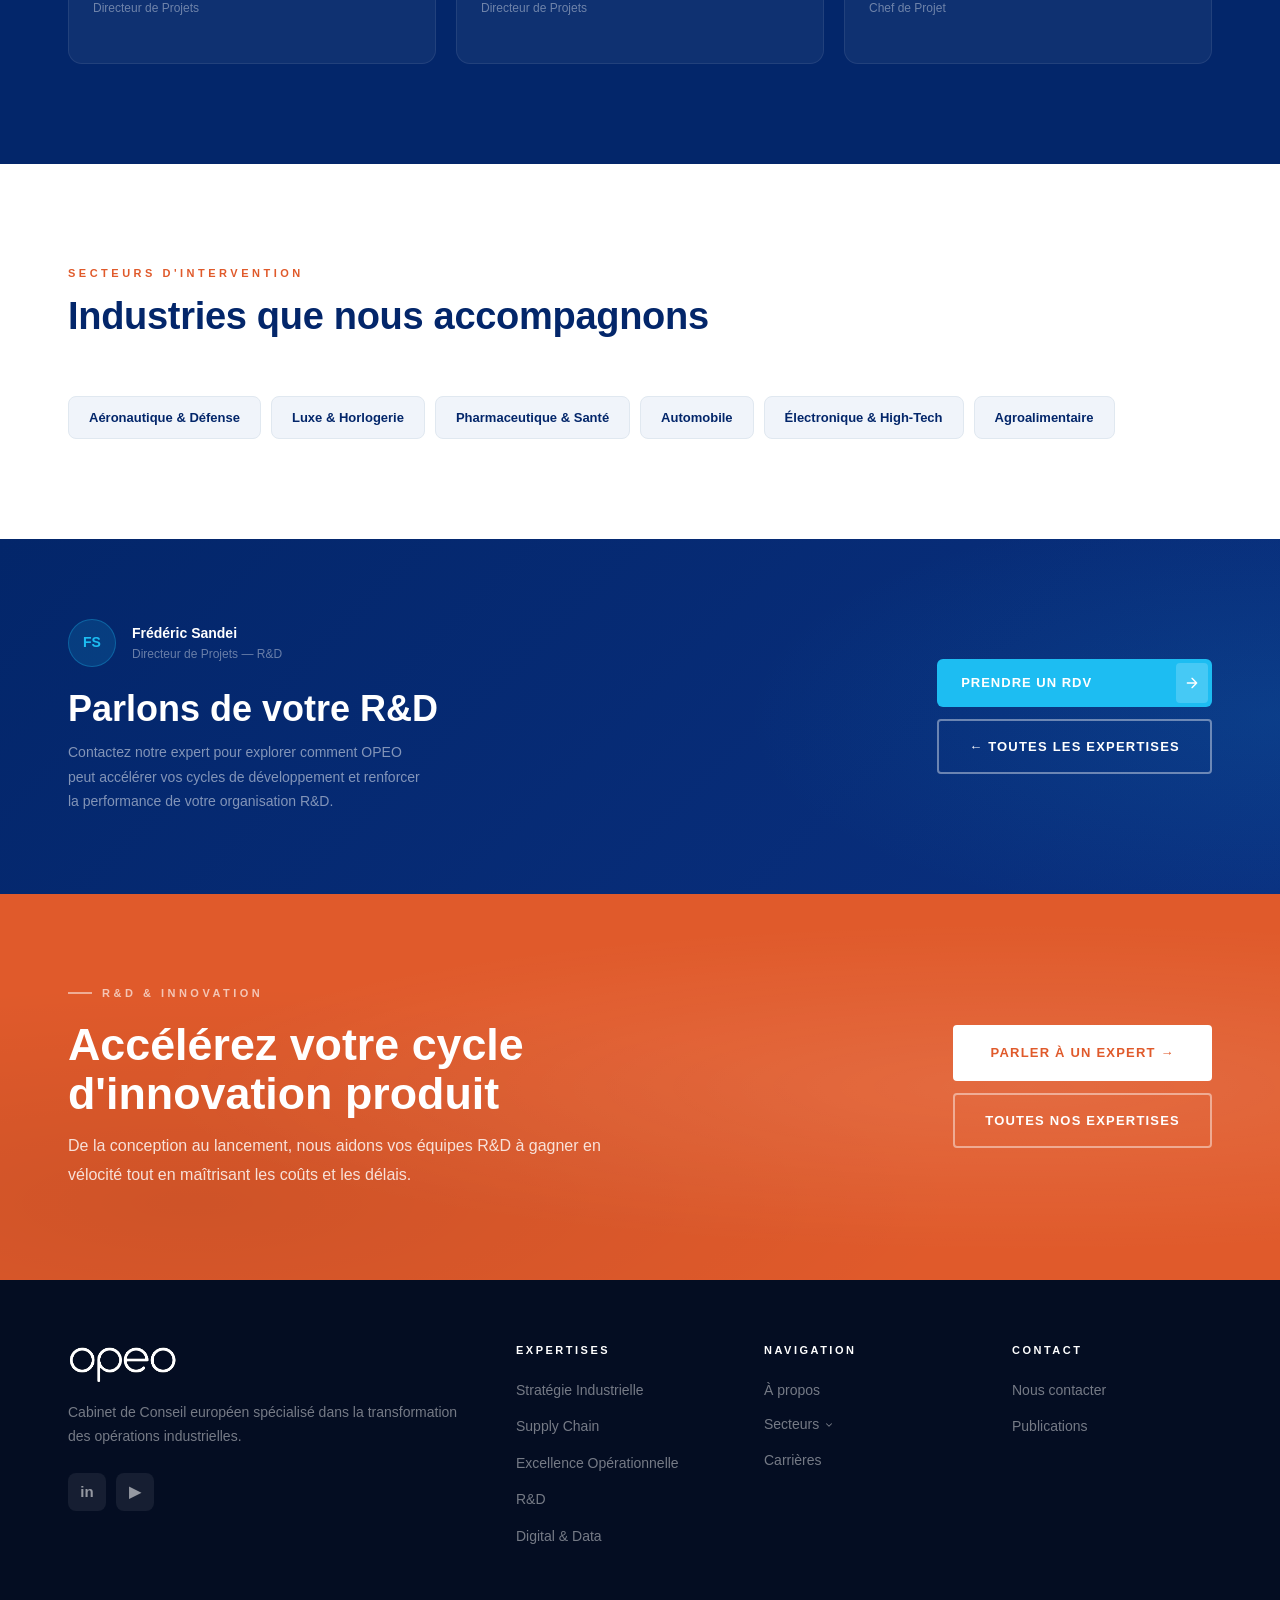
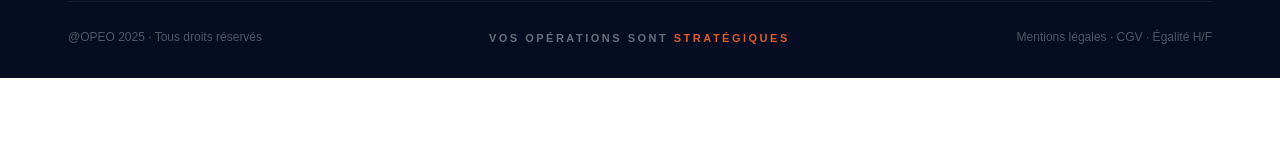
<file: expertise-rd.html>
<!DOCTYPE html>
<html lang="fr">
<head>
  <meta charset="UTF-8"/><meta name="viewport" content="width=device-width,initial-scale=1.0"/>
  <title>Recherche & Développement — OPEO</title>
  <link rel="stylesheet" href="styles.css"/>
  <style>
    .sub-hero{background:var(--navy);padding:140px 0 72px;position:relative;overflow:hidden;min-height:52vh;display:flex;flex-direction:column;justify-content:flex-end;}
    .sub-hero-glow{position:absolute;inset:0;background:radial-gradient(ellipse 90% 80% at 85% -5%,rgba(29,189,242,.13) 0%,transparent 58%);pointer-events:none;}
    .sub-hero-ghost{position:absolute;right:-10px;bottom:-60px;font-size:300px;font-weight:900;color:#fff;opacity:.04;line-height:1;pointer-events:none;user-select:none;font-family:'Gotham','Helvetica Neue',sans-serif;}
    .breadcrumb{display:flex;align-items:center;gap:8px;font-size:12px;font-weight:600;color:rgba(255,255,255,.35);margin-bottom:28px;position:relative;z-index:1;}
    .breadcrumb a{color:rgba(255,255,255,.35);text-decoration:none;transition:color .2s;}
    .breadcrumb a:hover{color:var(--cyan);}
    .bc-sep{color:rgba(255,255,255,.15);font-size:10px;}
    .sub-code{font-size:10px;font-weight:700;letter-spacing:4px;text-transform:uppercase;color:var(--orange);margin-bottom:14px;position:relative;z-index:1;}
    .sub-hero h1{font-size:clamp(28px,4.2vw,54px);font-weight:900;color:#fff;line-height:1.12;letter-spacing:-.5px;margin-bottom:24px;position:relative;z-index:1;max-width:16ch;}
    .sub-hero-tags{display:flex;gap:8px;flex-wrap:wrap;position:relative;z-index:1;}
    .sht{background:rgba(29,189,242,.12);border:1px solid rgba(29,189,242,.25);color:rgba(255,255,255,.75);font-size:12px;font-weight:600;padding:6px 16px;border-radius:30px;}
    .conv{background:#fff;}
    .section-head{margin-bottom:56px;}
    .section-head .label{margin-bottom:12px;display:block;}
    .section-head h2{font-size:clamp(24px,3vw,38px);color:var(--navy);font-weight:900;letter-spacing:-.3px;line-height:1.2;margin-bottom:14px;}
    .section-head p{font-size:15px;color:var(--gray);line-height:1.85;max-width:56ch;}
    .conv-grid{display:grid;grid-template-columns:1fr 1fr;gap:2px;}
    .conv-item{padding:36px 40px;border:1px solid #edf0f5;transition:background .2s;}
    .conv-item:hover{background:#fafbfd;}
    .ci-num{font-size:10px;font-weight:700;letter-spacing:3px;text-transform:uppercase;color:var(--orange);margin-bottom:12px;}
    .ci-title{font-size:16px;font-weight:800;color:var(--navy);margin-bottom:10px;line-height:1.3;}
    .ci-desc{font-size:14px;color:var(--gray);line-height:1.85;}
    .refs{background:#f5f7fb;}
    .ref-grid{display:grid;grid-template-columns:1fr 1fr;gap:20px;}
    .ref-card{background:#fff;border-radius:16px;padding:32px;border-top:3px solid transparent;box-shadow:0 2px 16px rgba(3,38,106,.05);transition:all .3s var(--ease);}
    .ref-card:hover{border-top-color:var(--cyan);transform:translateY(-4px);box-shadow:0 20px 44px rgba(3,38,106,.1);}
    .ref-badge{display:inline-flex;align-items:center;gap:6px;background:#fff3e8;color:#b86000;font-size:10px;font-weight:700;letter-spacing:2px;text-transform:uppercase;padding:4px 12px;border-radius:30px;margin-bottom:20px;}
    .ref-ctxt{font-size:11px;font-weight:700;letter-spacing:2px;text-transform:uppercase;color:var(--gray);margin-bottom:8px;}
    .ref-title{font-size:16px;font-weight:800;color:var(--navy);line-height:1.35;margin-bottom:14px;}
    .ref-desc{font-size:13px;color:var(--gray);line-height:1.8;margin-bottom:24px;}
    .ref-sep{height:1px;background:#edf0f5;margin-bottom:20px;}
    .ref-rlbl{font-size:10px;font-weight:700;letter-spacing:2.5px;text-transform:uppercase;color:var(--gray);margin-bottom:14px;}
    .ref-metrics{display:flex;flex-direction:column;gap:10px;}
    .ref-metric{display:flex;align-items:baseline;gap:14px;}
    .ref-mn{font-size:24px;font-weight:900;color:var(--navy);line-height:1;min-width:80px;flex-shrink:0;}
    .ref-mn em{font-style:normal;color:var(--orange);font-size:18px;}
    .ref-ml{font-size:13px;color:var(--gray);}
    .team-s{background:var(--navy);}
    .team-grid{display:grid;grid-template-columns:repeat(3,1fr);gap:20px;margin-top:48px;}
    .team-card{background:rgba(255,255,255,.05);border:1px solid rgba(255,255,255,.08);border-radius:14px;padding:28px 24px;transition:background .25s;}
    .team-card:hover{background:rgba(255,255,255,.1);}
    .team-ava{width:52px;height:52px;border-radius:50%;background:rgba(29,189,242,.15);border:2px solid rgba(29,189,242,.3);display:flex;align-items:center;justify-content:center;color:var(--cyan);font-weight:800;font-size:16px;margin-bottom:16px;}
    .team-name{font-size:15px;font-weight:800;color:#fff;margin-bottom:4px;}
    .team-role{font-size:12px;color:rgba(255,255,255,.4);margin-bottom:16px;}
    .sectors-s{background:#fff;}
    .sector-tags{display:flex;gap:10px;flex-wrap:wrap;margin-top:36px;}
    .sector-tag{background:#f0f4fa;border:1px solid #e0e8f0;color:var(--navy);font-size:13px;font-weight:600;padding:10px 20px;border-radius:8px;transition:all .2s;}
    .sector-tag:hover{background:var(--navy);color:#fff;border-color:var(--navy);}
    .sub-cta{background:linear-gradient(135deg,#03266A 0%,#0a3080 100%);padding:80px 0;position:relative;overflow:hidden;}
    .sub-cta::before{content:'';position:absolute;inset:0;background:radial-gradient(ellipse 70% 100% at 100% 50%,rgba(29,189,242,.1) 0%,transparent 60%);}
    .sub-cta-inner{position:relative;z-index:1;display:grid;grid-template-columns:1fr auto;gap:48px;align-items:center;}
    .sub-cta-contact{display:flex;align-items:center;gap:16px;margin-bottom:20px;}
    .scc-ava{width:48px;height:48px;border-radius:50%;background:rgba(29,189,242,.15);border:1px solid rgba(29,189,242,.3);display:flex;align-items:center;justify-content:center;color:var(--cyan);font-weight:800;font-size:14px;flex-shrink:0;}
    .scc-name{font-size:14px;font-weight:700;color:#fff;}
    .scc-role{font-size:12px;color:rgba(255,255,255,.4);}
    .sub-cta h2{font-size:clamp(22px,3vw,36px);color:#fff;line-height:1.2;margin-bottom:10px;}
    .sub-cta p{color:rgba(255,255,255,.5);font-size:14px;line-height:1.75;max-width:46ch;}
    .sub-cta-btns{display:flex;flex-direction:column;gap:12px;flex-shrink:0;}
    @media(max-width:900px){.conv-grid{grid-template-columns:1fr;}.ref-grid{grid-template-columns:1fr;}.team-grid{grid-template-columns:1fr 1fr;}.sub-cta-inner{grid-template-columns:1fr;}.sub-cta-btns{flex-direction:row;flex-wrap:wrap;}}
    @media(max-width:580px){.team-grid{grid-template-columns:1fr;}}
  </style>
</head>
<body>
<div class="mob-menu" id="mobMenu">
  <button class="mob-close" onclick="closeMob()">✕</button>
  <a href="index.html">Accueil</a><a href="a-propos.html">À propos</a><a href="expertises.html" class="active">Expertises</a><a href="secteurs.html">Secteurs</a><a href="transformation.html">Transformation</a><a href="publications.html">Publications</a><a href="carrieres.html">Carrières</a><a href="contact.html">Contact</a>
</div>
<nav class="navbar solid" id="navbar">
  <div class="container"><div class="nav-inner">
    <a href="index.html" class="nav-logo-link"><img src="assets/logos/logo-official.svg" class="nav-logo-img" alt="OPEO"/></a>
    <ul class="nav-links">
      <li><a href="a-propos.html">À propos</a></li><li class="has-drop"><a href="expertises.html" class="active">Expertises <svg class="drop-chevron" viewBox="0 0 24 24" fill="none" stroke="currentColor" stroke-width="2.5" stroke-linecap="round" stroke-linejoin="round"><polyline points="6 9 12 15 18 9"/></svg></a><div class="nav-drop nav-drop-wide"><div class="drop-grid"><a href="expertise-strategie.html" class="drop-card"><div class="drop-card-icon"><svg viewBox="0 0 24 24" fill="none" stroke="currentColor" stroke-width="2" stroke-linecap="round" stroke-linejoin="round"><circle cx="12" cy="12" r="10"/><line x1="22" y1="12" x2="18" y2="12"/><line x1="6" y1="12" x2="2" y2="12"/><line x1="12" y1="6" x2="12" y2="2"/><line x1="12" y1="22" x2="12" y2="18"/></svg></div><div><span class="drop-card-title">Stratégie Industrielle</span><span class="drop-card-desc">Réorientation et repositionnement industriel</span></div></a><a href="expertise-digital.html" class="drop-card"><div class="drop-card-icon"><svg viewBox="0 0 24 24" fill="none" stroke="currentColor" stroke-width="2" stroke-linecap="round" stroke-linejoin="round"><polygon points="13 2 3 14 12 14 11 22 21 10 12 10 13 2"/></svg></div><div><span class="drop-card-title">Digital &amp; Innovation</span><span class="drop-card-desc">Transformation numérique des opérations</span></div></a><a href="expertise-excellence.html" class="drop-card"><div class="drop-card-icon"><svg viewBox="0 0 24 24" fill="none" stroke="currentColor" stroke-width="2" stroke-linecap="round" stroke-linejoin="round"><polyline points="23 6 13.5 15.5 8.5 10.5 1 18"/><polyline points="17 6 23 6 23 12"/></svg></div><div><span class="drop-card-title">Excellence Opérationnelle</span><span class="drop-card-desc">Lean, performance et amélioration continue</span></div></a><a href="expertise-supply-chain.html" class="drop-card"><div class="drop-card-icon"><svg viewBox="0 0 24 24" fill="none" stroke="currentColor" stroke-width="2" stroke-linecap="round" stroke-linejoin="round"><path d="M21 16V8a2 2 0 0 0-1-1.73l-7-4a2 2 0 0 0-2 0l-7 4A2 2 0 0 0 3 8v8a2 2 0 0 0 1 1.73l7 4a2 2 0 0 0 2 0l7-4A2 2 0 0 0 21 16z"/><polyline points="3.27 6.96 12 12.01 20.73 6.96"/><line x1="12" y1="22.08" x2="12" y2="12"/></svg></div><div><span class="drop-card-title">Supply Chain</span><span class="drop-card-desc">Optimisation des flux et résilience</span></div></a><a href="expertise-rd.html" class="drop-card"><div class="drop-card-icon"><svg viewBox="0 0 24 24" fill="none" stroke="currentColor" stroke-width="2" stroke-linecap="round" stroke-linejoin="round"><path d="M9 3v10l-4 5h14l-4-5V3"/><line x1="6" y1="7" x2="18" y2="7"/></svg></div><div><span class="drop-card-title">R&amp;D &amp; Innovation</span><span class="drop-card-desc">Accélération des cycles d'innovation</span></div></a></div></div></li><li class="has-drop"><a href="secteurs.html">Secteurs <svg class="drop-chevron" viewBox="0 0 24 24" fill="none" stroke="currentColor" stroke-width="2.5" stroke-linecap="round" stroke-linejoin="round"><polyline points="6 9 12 15 18 9"/></svg></a><div class="nav-drop nav-drop-wide"><div class="drop-grid drop-grid-1"><a href="secteurs.html#luxe" class="drop-card"><div class="drop-card-icon"><svg viewBox="0 0 24 24" fill="none" stroke="currentColor" stroke-width="2" stroke-linecap="round" stroke-linejoin="round"><polygon points="12 2 22 8.5 22 15.5 12 22 2 15.5 2 8.5 12 2"/></svg></div><div><span class="drop-card-title">Luxe</span></div></a><a href="secteurs.html#process" class="drop-card"><div class="drop-card-icon"><svg viewBox="0 0 24 24" fill="none" stroke="currentColor" stroke-width="2" stroke-linecap="round" stroke-linejoin="round"><path d="M9 3v10l-4 5h14l-4-5V3"/><line x1="6" y1="7" x2="18" y2="7"/></svg></div><div><span class="drop-card-title">Industrie de Process</span></div></a><a href="secteurs.html#aero" class="drop-card"><div class="drop-card-icon"><svg viewBox="0 0 24 24" fill="none" stroke="currentColor" stroke-width="2" stroke-linecap="round" stroke-linejoin="round"><line x1="22" y1="2" x2="11" y2="13"/><polygon points="22 2 15 22 11 13 2 9 22 2"/></svg></div><div><span class="drop-card-title">Aéronautique &amp; Défense</span></div></a><a href="secteurs.html#pharma" class="drop-card"><div class="drop-card-icon"><svg viewBox="0 0 24 24" fill="none" stroke="currentColor" stroke-width="2" stroke-linecap="round" stroke-linejoin="round"><polyline points="22 12 18 12 15 21 9 3 6 12 2 12"/></svg></div><div><span class="drop-card-title">Pharmaceutique – Santé</span></div></a><a href="secteurs.html#auto" class="drop-card"><div class="drop-card-icon"><svg viewBox="0 0 24 24" fill="none" stroke="currentColor" stroke-width="2" stroke-linecap="round" stroke-linejoin="round"><rect x="1" y="3" width="15" height="13"/><polygon points="16 8 20 8 23 11 23 16 16 16 16 8"/><circle cx="5.5" cy="18.5" r="2.5"/><circle cx="18.5" cy="18.5" r="2.5"/></svg></div><div><span class="drop-card-title">Automobile</span></div></a></div></div></li><li><a href="transformation.html">Transformation</a></li><li><a href="publications.html">Publications</a></li><li><a href="carrieres.html">Carrières</a></li><li><a href="contact.html" class="cta-link">Contact</a></li>
    </ul>
    <button class="hamburger" onclick="openMob()"><span></span><span></span><span></span></button>
  </div></div>
</nav>

<section class="sub-hero">
  <div class="sub-hero-glow"></div>
  <div class="sub-hero-ghost">04</div>
  <div class="container">
    <div class="breadcrumb"><a href="expertises.html">Expertises</a><span class="bc-sep">›</span><span>Recherche & Développement</span></div>
    <div class="sub-code">Expertise 04 / 05</div>
    <h1>Recherche & Développement</h1>
    <div class="sub-hero-tags">
      <span class="sht">Organisation R&D</span>
      <span class="sht">Accélération time-to-market</span>
      <span class="sht">Pilotage de projets</span>
    </div>
  </div>
</section>

<section class="conv page-pad">
  <div class="container">
    <div class="section-head reveal">
      <span class="label">Nos convictions</span>
      <h2>La R&D comme moteur de compétitivité</h2>
      <p>Dans un contexte de compétition accrue et d'accélération technologique, la R&D est un levier stratégique majeur. OPEO accompagne les entreprises industrielles dans la structuration et l'optimisation de leurs processus d'innovation pour réduire les délais et maximiser l'impact des investissements.</p>
    </div>
    <div class="conv-grid reveal">
      <div class="conv-item"><div class="ci-num">01</div><div class="ci-title">Des processus robustes et éprouvés</div><div class="ci-desc">Mettre en place des processus de développement structurés — jalons clairs, revues de projet rigoureuses, gestion des risques — pour garantir la maîtrise des délais et des coûts tout au long du cycle de développement.</div></div>
      <div class="conv-item"><div class="ci-num">02</div><div class="ci-title">Une organisation agile et collaborative</div><div class="ci-desc">Adapter les structures d'équipe et les modes de travail pour favoriser l'agilité, la transversalité et la rapidité de décision entre les fonctions R&D, industrialisation et marketing.</div></div>
      <div class="conv-item"><div class="ci-num">03</div><div class="ci-title">Un pilotage orienté performance</div><div class="ci-desc">Instaurer des indicateurs pertinents et des rituels de suivi adaptés pour piloter les portefeuilles de projets, prioriser les ressources et identifier rapidement les déviations.</div></div>
      <div class="conv-item"><div class="ci-num">04</div><div class="ci-title">Nouvelles technologies & innovation</div><div class="ci-desc">Intégrer les nouvelles technologies (simulation numérique, jumeau numérique, IA) dans les processus de développement pour accélérer les cycles et réduire le coût des itérations.</div></div>
      <div class="conv-item"><div class="ci-num">05</div><div class="ci-title">Adaptation sectorielle</div><div class="ci-desc">Chaque secteur a ses contraintes réglementaires, ses cycles de développement et ses exigences de validation. Nos interventions sont toujours calibrées sur les spécificités de votre industrie.</div></div>
    </div>
  </div>
</section>

<section class="refs page-pad">
  <div class="container">
    <div class="section-head reveal">
      <span class="label">Nos références</span>
      <h2>Missions réalisées</h2>
      <p>Des résultats concrets, mesurables, obtenus aux côtés de nos clients sur le terrain.</p>
    </div>
    <div class="ref-grid reveal">
      <div class="ref-card">
        <div class="ref-badge">Aéronautique & Défense</div>
        <div class="ref-ctxt">Contexte</div>
        <div class="ref-title">Structuration R&D — Grand équipementier Défense</div>
        <div class="ref-desc">Mise en place d'une organisation R&D pérenne avec processus, gouvernance et rituels de management adaptés à la complexité des projets Défense sur un horizon pluriannuel.</div>
        <div class="ref-sep"></div>
        <div class="ref-rlbl">Résultats</div>
        <div class="ref-metrics">
          <div class="ref-metric"><span class="ref-mn">✓</span><span class="ref-ml">Organisation durable établie et autonome 2 ans après la mission</span></div>
        </div>
      </div>
      <div class="ref-card">
        <div class="ref-badge">Luxe & Horlogerie</div>
        <div class="ref-ctxt">Contexte</div>
        <div class="ref-title">Accélération time-to-market — Manufacture horlogère</div>
        <div class="ref-desc">Refonte du processus de développement produit pour réduire les délais de mise sur le marché et améliorer la coordination entre les équipes créatives et industrielles.</div>
        <div class="ref-sep"></div>
        <div class="ref-rlbl">Résultats</div>
        <div class="ref-metrics">
          <div class="ref-metric"><span class="ref-mn">−20<em>→30%</em></span><span class="ref-ml">Réduction du time-to-market</span></div>
        </div>
      </div>
      <div class="ref-card">
        <div class="ref-badge">Pharmaceutique & Santé</div>
        <div class="ref-ctxt">Contexte</div>
        <div class="ref-title">Coordination R&D — Laboratoire pharmaceutique</div>
        <div class="ref-desc">Refonte de la gouvernance et des processus de pilotage des projets de développement pour améliorer la coordination entre les équipes scientifiques et les fonctions industrielles et réglementaires.</div>
        <div class="ref-sep"></div>
        <div class="ref-rlbl">Résultats</div>
        <div class="ref-metrics">
          <div class="ref-metric"><span class="ref-mn">✓</span><span class="ref-ml">Amélioration significative de la coordination inter-fonctions</span></div>
          <div class="ref-metric"><span class="ref-mn">✓</span><span class="ref-ml">Réduction des délais de validation réglementaire</span></div>
        </div>
      </div>
      <div class="ref-card">
        <div class="ref-badge">Pharmaceutique & Recherche Clinique</div>
        <div class="ref-ctxt">Contexte</div>
        <div class="ref-title">Optimisation des essais cliniques — Acteur international</div>
        <div class="ref-desc">Restructuration du pilotage des essais cliniques pour réduire les délais de démarrage des études et améliorer la coordination entre les équipes médicales, opérationnelles et réglementaires.</div>
        <div class="ref-sep"></div>
        <div class="ref-rlbl">Résultats</div>
        <div class="ref-metrics">
          <div class="ref-metric"><span class="ref-mn">✓</span><span class="ref-ml">Durée des essais cliniques réduite de manière significative</span></div>
          <div class="ref-metric"><span class="ref-mn">✓</span><span class="ref-ml">Meilleure anticipation des risques réglementaires</span></div>
        </div>
      </div>
    </div>
  </div>
</section>

<section class="team-s page-pad">
  <div class="container">
    <div class="section-head reveal">
      <span class="label" style="color:rgba(255,255,255,.5)">Notre équipe</span>
      <h2 style="color:#fff">Vos interlocuteurs experts</h2>
      <p style="color:rgba(255,255,255,.45)">Des consultants spécialisés avec une expérience de terrain en R&D industrielle, gestion de projets d'innovation et transformation des organisations.</p>
    </div>
    <div class="team-grid reveal">
      <div class="team-card"><div class="team-ava">FS</div><div class="team-name">Frédéric Sandei</div><div class="team-role">Directeur de Projets</div></div>
      <div class="team-card"><div class="team-ava">GC</div><div class="team-name">Gautier Chevreton</div><div class="team-role">Directeur de Projets</div></div>
      <div class="team-card"><div class="team-ava">AT</div><div class="team-name">Alexandre Tissot</div><div class="team-role">Chef de Projet</div></div>
    </div>
  </div>
</section>

<section class="sectors-s page-pad">
  <div class="container">
    <div class="section-head reveal"><span class="label">Secteurs d'intervention</span><h2>Industries que nous accompagnons</h2></div>
    <div class="sector-tags reveal">
      <span class="sector-tag">Aéronautique & Défense</span><span class="sector-tag">Luxe & Horlogerie</span><span class="sector-tag">Pharmaceutique & Santé</span><span class="sector-tag">Automobile</span><span class="sector-tag">Électronique & High-Tech</span><span class="sector-tag">Agroalimentaire</span>
    </div>
  </div>
</section>

<section class="sub-cta">
  <div class="container">
    <div class="sub-cta-inner reveal">
      <div>
        <div class="sub-cta-contact"><div class="scc-ava">FS</div><div><div class="scc-name">Frédéric Sandei</div><div class="scc-role">Directeur de Projets — R&D</div></div></div>
        <h2>Parlons de votre R&D</h2>
        <p>Contactez notre expert pour explorer comment OPEO peut accélérer vos cycles de développement et renforcer la performance de votre organisation R&D.</p>
      </div>
      <div class="sub-cta-btns">
        <a href="contact.html" class="btn-rdv"><span class="btn-rdv-label">Prendre un RDV</span><i class="btn-rdv-icon"><svg viewBox="0 0 24 24" fill="none" stroke-linecap="round" stroke-linejoin="round"><path d="M5 12h14M12 5l7 7-7 7"/></svg></i></a>
        <a href="expertises.html" class="btn btn-ghost">← Toutes les expertises</a>
      </div>
    </div>
  </div>
</section>

<!-- ORANGE CTA BAND -->
<section class="orange-band">
  <div class="container">
    <div class="orange-band-inner reveal">
      <div>
        <div class="orange-band-eyebrow">R&amp;D &amp; Innovation</div>
        <h2>Accélérez votre cycle<br>d'innovation produit</h2>
        <p>De la conception au lancement, nous aidons vos équipes R&amp;D à gagner en vélocité tout en maîtrisant les coûts et les délais.</p>
      </div>
      <div class="orange-band-actions">
        <a href="contact.html" class="btn btn-white">Parler à un expert →</a>
        <a href="expertises.html" class="btn btn-ghost-white">Toutes nos expertises</a>
      </div>
    </div>
  </div>
</section>

<footer class="footer"><div class="container">
  <div class="footer-grid">
    <div class="footer-brand"><a href="index.html" class="nav-logo-link"><img src="assets/logos/logo-official.svg" class="nav-logo-img" alt="OPEO"/></a><p>Cabinet de Conseil européen spécialisé dans la transformation des opérations industrielles.</p><div class="footer-socials"><a href="https://www.linkedin.com/company/opeo/" target="_blank" class="soc-link">in</a><a href="https://www.youtube.com/channel/UCHxWDzGkSoEmFhDaU6nbsCg" target="_blank" class="soc-link">▶</a></div></div>
    <div class="footer-col"><h4>Expertises</h4><ul class="footer-nav"><li><a href="expertise-strategie.html">Stratégie Industrielle</a></li><li><a href="expertise-supply-chain.html">Supply Chain</a></li><li><a href="expertise-excellence.html">Excellence Opérationnelle</a></li><li><a href="expertise-rd.html">R&amp;D</a></li><li><a href="expertise-digital.html">Digital &amp; Data</a></li></ul></div>
    <div class="footer-col"><h4>Navigation</h4><ul class="footer-nav"><li><a href="a-propos.html">À propos</a></li><li class="has-drop"><a href="secteurs.html">Secteurs <svg class="drop-chevron" viewBox="0 0 24 24" fill="none" stroke="currentColor" stroke-width="2.5" stroke-linecap="round" stroke-linejoin="round"><polyline points="6 9 12 15 18 9"/></svg></a><div class="nav-drop nav-drop-wide"><div class="drop-grid drop-grid-1"><a href="secteurs.html#luxe" class="drop-card"><div class="drop-card-icon"><svg viewBox="0 0 24 24" fill="none" stroke="currentColor" stroke-width="2" stroke-linecap="round" stroke-linejoin="round"><polygon points="12 2 22 8.5 22 15.5 12 22 2 15.5 2 8.5 12 2"/></svg></div><div><span class="drop-card-title">Luxe</span></div></a><a href="secteurs.html#process" class="drop-card"><div class="drop-card-icon"><svg viewBox="0 0 24 24" fill="none" stroke="currentColor" stroke-width="2" stroke-linecap="round" stroke-linejoin="round"><path d="M9 3v10l-4 5h14l-4-5V3"/><line x1="6" y1="7" x2="18" y2="7"/></svg></div><div><span class="drop-card-title">Industrie de Process</span></div></a><a href="secteurs.html#aero" class="drop-card"><div class="drop-card-icon"><svg viewBox="0 0 24 24" fill="none" stroke="currentColor" stroke-width="2" stroke-linecap="round" stroke-linejoin="round"><line x1="22" y1="2" x2="11" y2="13"/><polygon points="22 2 15 22 11 13 2 9 22 2"/></svg></div><div><span class="drop-card-title">Aéronautique &amp; Défense</span></div></a><a href="secteurs.html#pharma" class="drop-card"><div class="drop-card-icon"><svg viewBox="0 0 24 24" fill="none" stroke="currentColor" stroke-width="2" stroke-linecap="round" stroke-linejoin="round"><polyline points="22 12 18 12 15 21 9 3 6 12 2 12"/></svg></div><div><span class="drop-card-title">Pharmaceutique – Santé</span></div></a><a href="secteurs.html#auto" class="drop-card"><div class="drop-card-icon"><svg viewBox="0 0 24 24" fill="none" stroke="currentColor" stroke-width="2" stroke-linecap="round" stroke-linejoin="round"><rect x="1" y="3" width="15" height="13"/><polygon points="16 8 20 8 23 11 23 16 16 16 16 8"/><circle cx="5.5" cy="18.5" r="2.5"/><circle cx="18.5" cy="18.5" r="2.5"/></svg></div><div><span class="drop-card-title">Automobile</span></div></a></div></div></li><li><a href="carrieres.html">Carrières</a></li></ul></div>
    <div class="footer-col"><h4>Contact</h4><ul class="footer-nav"><li><a href="contact.html">Nous contacter</a></li><li><a href="publications.html">Publications</a></li></ul></div>
  </div>
  <div class="footer-bottom"><p>@OPEO 2025 · Tous droits réservés</p><div class="footer-tagline">Vos Opérations sont <em>Stratégiques</em></div><p>Mentions légales · CGV · Égalité H/F</p></div>
</div></footer>
<script>
function openMob(){document.getElementById('mobMenu').classList.add('open');}
function closeMob(){document.getElementById('mobMenu').classList.remove('open');}
const revObs=new IntersectionObserver(e=>e.forEach(x=>{if(x.isIntersecting){x.target.classList.add('on');revObs.unobserve(x.target);}}),{threshold:.08});
document.querySelectorAll('.reveal').forEach(el=>revObs.observe(el));
</script>
</body>
</html>
</file>
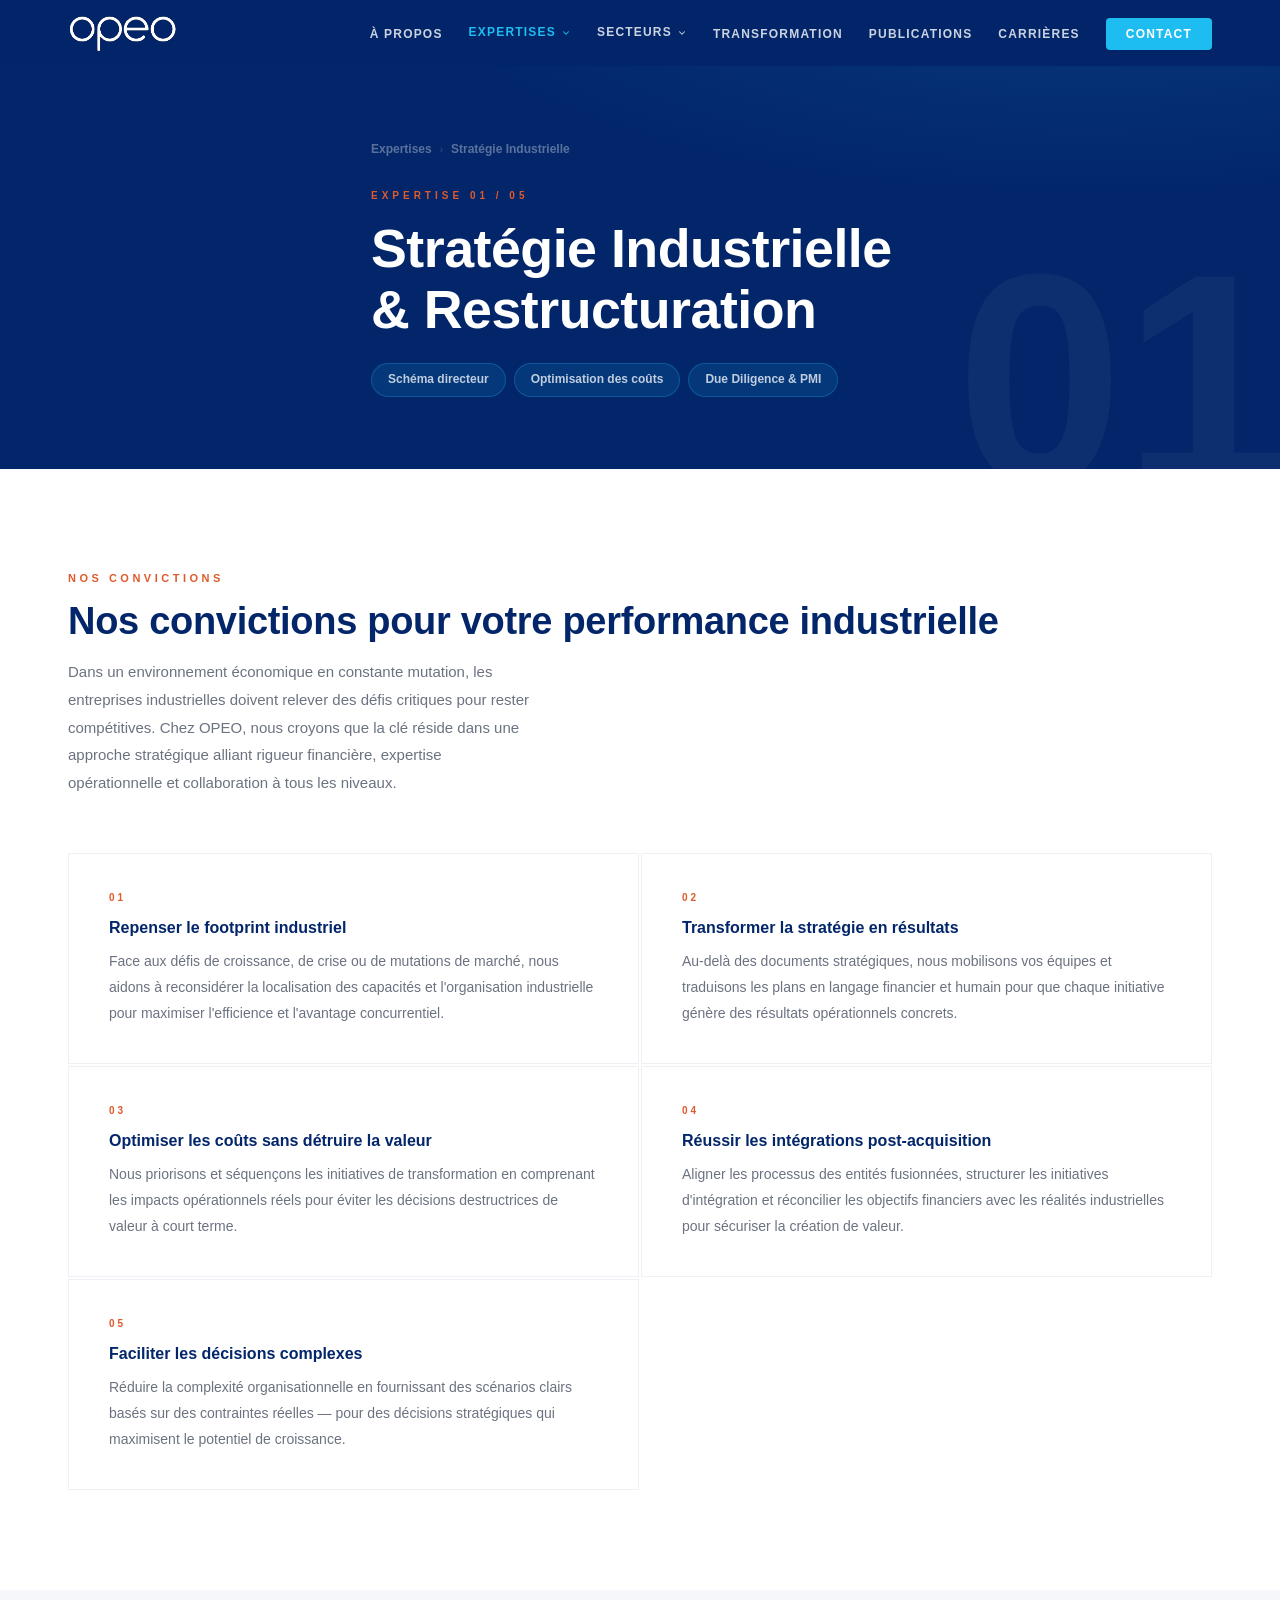
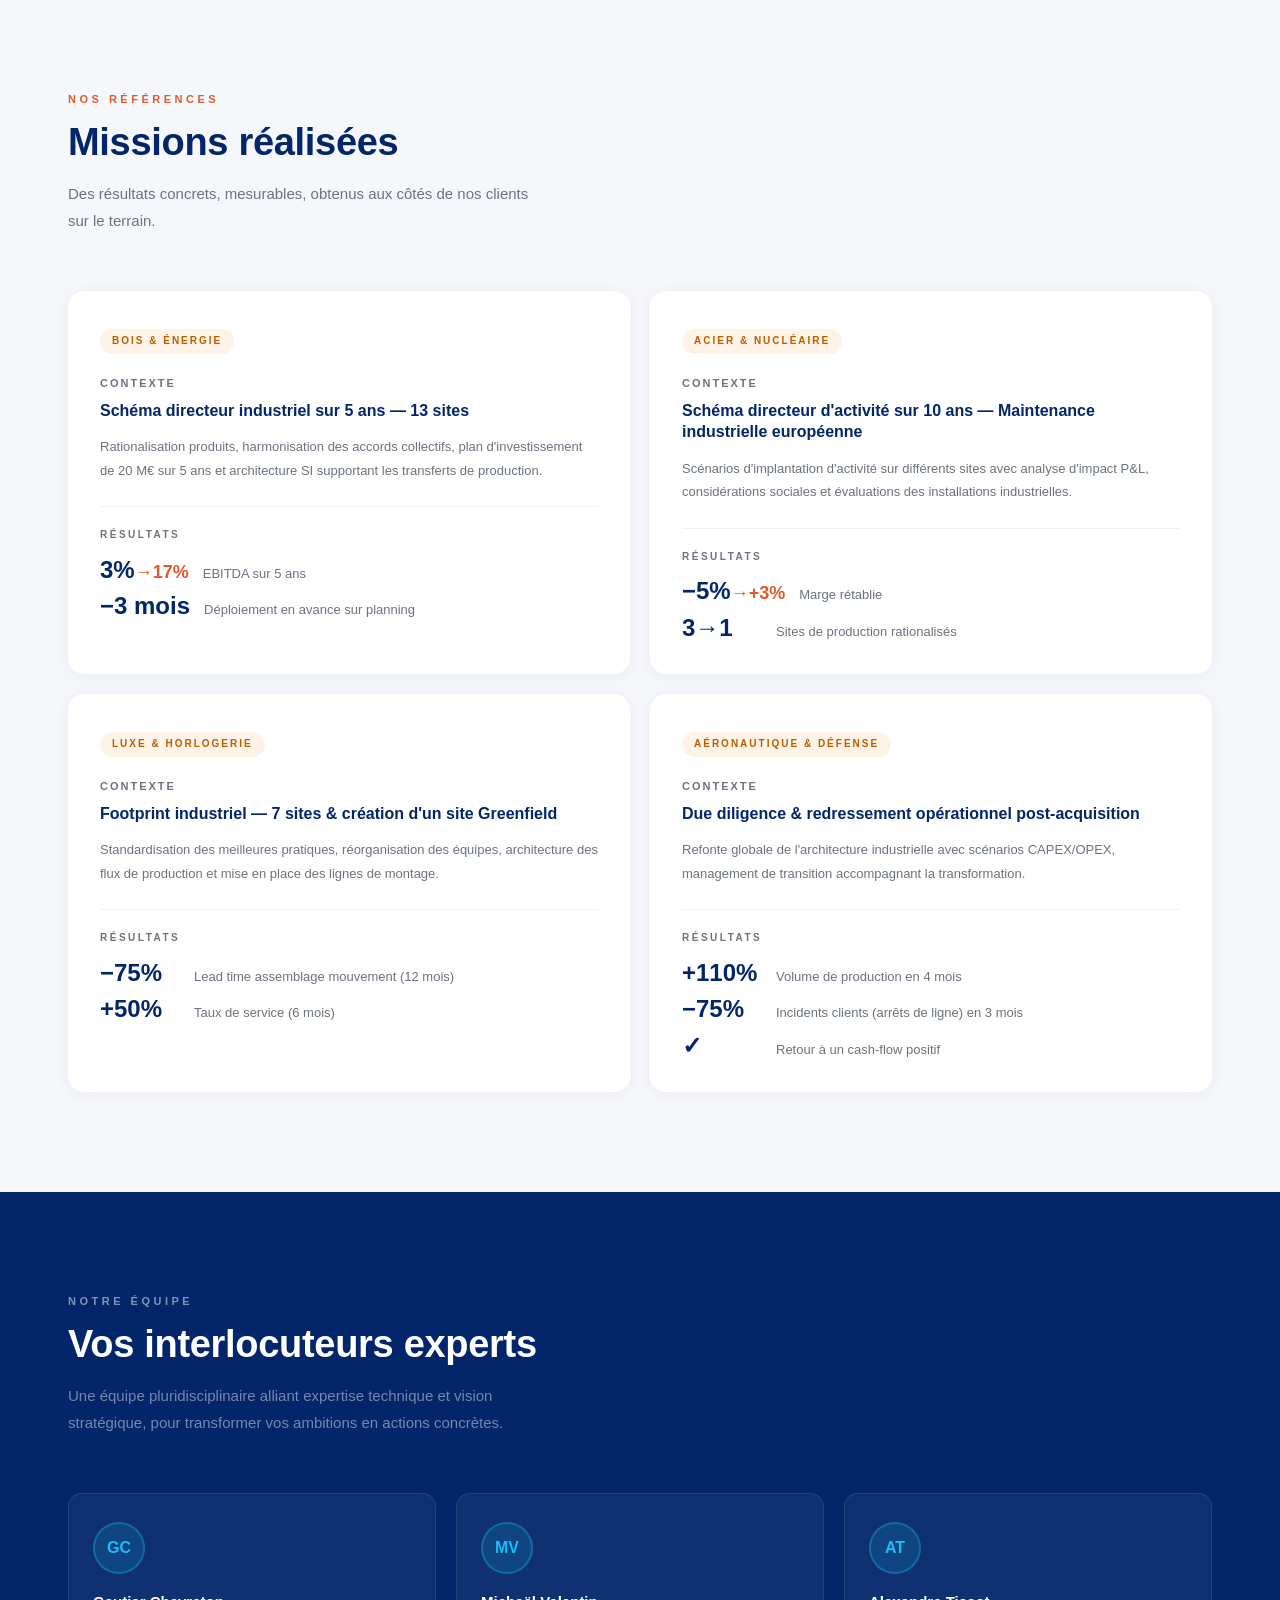
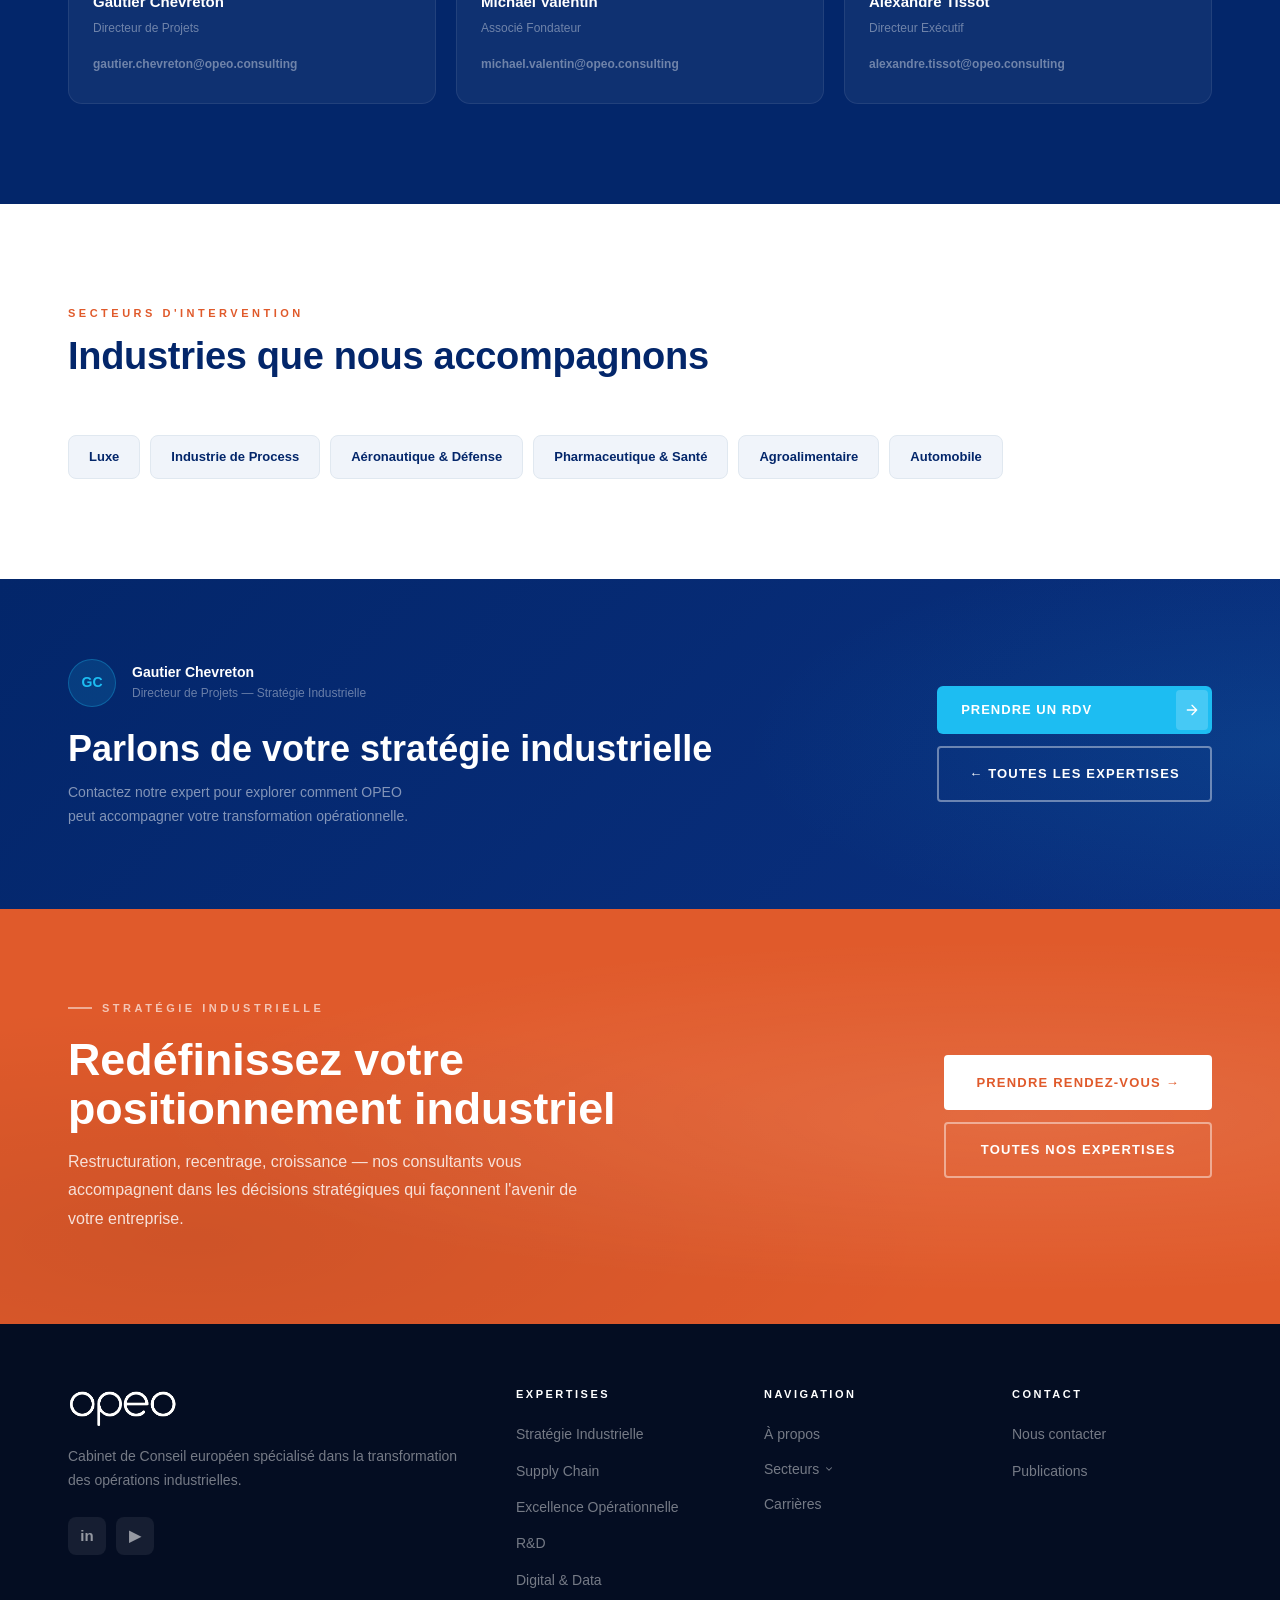
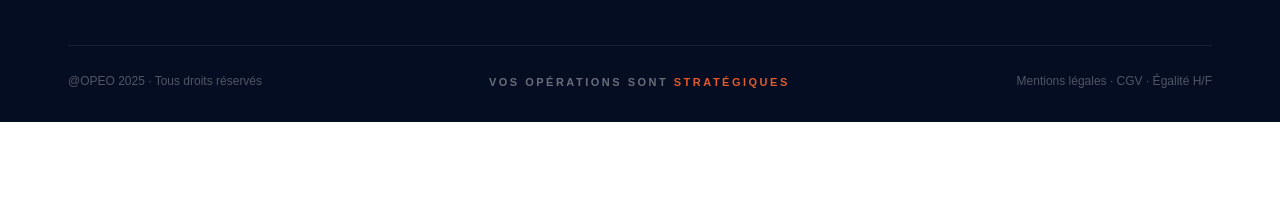
<file: expertise-strategie.html>
<!DOCTYPE html>
<html lang="fr">
<head>
  <meta charset="UTF-8"/><meta name="viewport" content="width=device-width,initial-scale=1.0"/>
  <title>Stratégie Industrielle &amp; Restructuration — OPEO</title>
  <link rel="stylesheet" href="styles.css"/>
  <style>
    /* ══ SUB-PAGE SHARED ══ */
    .sub-hero {
      background:var(--navy); padding:140px 0 72px;
      position:relative; overflow:hidden; min-height:52vh;
      display:flex; flex-direction:column; justify-content:flex-end;
    }
    .sub-hero-glow { position:absolute;inset:0;background:radial-gradient(ellipse 90% 80% at 85% -5%,rgba(29,189,242,.13) 0%,transparent 58%);pointer-events:none; }
    .sub-hero-ghost {
      position:absolute; right:-10px; bottom:-60px;
      font-size:300px; font-weight:900; color:#fff; opacity:.04;
      line-height:1; pointer-events:none; user-select:none;
      font-family:'Gotham','Helvetica Neue',sans-serif;
    }
    .breadcrumb {
      display:flex; align-items:center; gap:8px;
      font-size:12px; font-weight:600; color:rgba(255,255,255,.35);
      margin-bottom:28px; position:relative; z-index:1;
    }
    .breadcrumb a { color:rgba(255,255,255,.35); text-decoration:none; transition:color .2s; }
    .breadcrumb a:hover { color:var(--cyan); }
    .bc-sep { color:rgba(255,255,255,.15); font-size:10px; }
    .sub-code { font-size:10px;font-weight:700;letter-spacing:4px;text-transform:uppercase;color:var(--orange);margin-bottom:14px;position:relative;z-index:1; }
    .sub-hero h1 {
      font-size:clamp(28px,4.2vw,54px); font-weight:900;
      color:#fff; line-height:1.12; letter-spacing:-.5px;
      margin-bottom:24px; position:relative; z-index:1; max-width:18ch;
    }
    .sub-hero-tags { display:flex;gap:8px;flex-wrap:wrap;position:relative;z-index:1; }
    .sht { background:rgba(29,189,242,.12);border:1px solid rgba(29,189,242,.25);color:rgba(255,255,255,.75);font-size:12px;font-weight:600;padding:6px 16px;border-radius:30px; }

    /* ── CONVICTIONS ── */
    .conv { background:#fff; }
    .section-head { margin-bottom:56px; }
    .section-head .label { margin-bottom:12px; display:block; }
    .section-head h2 { font-size:clamp(24px,3vw,38px);color:var(--navy);font-weight:900;letter-spacing:-.3px;line-height:1.2;margin-bottom:14px; }
    .section-head p { font-size:15px;color:var(--gray);line-height:1.85;max-width:56ch; }
    .conv-grid { display:grid;grid-template-columns:1fr 1fr;gap:2px; }
    .conv-item {
      padding:36px 40px; border:1px solid #edf0f5; transition:background .2s;
    }
    .conv-item:hover { background:#fafbfd; }
    .ci-num { font-size:10px;font-weight:700;letter-spacing:3px;text-transform:uppercase;color:var(--orange);margin-bottom:12px; }
    .ci-title { font-size:16px;font-weight:800;color:var(--navy);margin-bottom:10px;line-height:1.3; }
    .ci-desc { font-size:14px;color:var(--gray);line-height:1.85; }

    /* ── REFS ── */
    .refs { background:#f5f7fb; }
    .ref-grid { display:grid;grid-template-columns:1fr 1fr;gap:20px;margin-top:0; }
    .ref-card {
      background:#fff; border-radius:16px; padding:32px;
      border-top:3px solid transparent;
      box-shadow:0 2px 16px rgba(3,38,106,.05);
      transition:all .3s var(--ease);
    }
    .ref-card:hover { border-top-color:var(--cyan);transform:translateY(-4px);box-shadow:0 20px 44px rgba(3,38,106,.1); }
    .ref-badge { display:inline-flex;align-items:center;gap:6px;background:#fff3e8;color:#b86000;font-size:10px;font-weight:700;letter-spacing:2px;text-transform:uppercase;padding:4px 12px;border-radius:30px;margin-bottom:20px; }
    .ref-ctxt { font-size:11px;font-weight:700;letter-spacing:2px;text-transform:uppercase;color:var(--gray);margin-bottom:8px; }
    .ref-title { font-size:16px;font-weight:800;color:var(--navy);line-height:1.35;margin-bottom:14px; }
    .ref-desc { font-size:13px;color:var(--gray);line-height:1.8;margin-bottom:24px; }
    .ref-sep { height:1px;background:#edf0f5;margin-bottom:20px; }
    .ref-rlbl { font-size:10px;font-weight:700;letter-spacing:2.5px;text-transform:uppercase;color:var(--gray);margin-bottom:14px; }
    .ref-metrics { display:flex;flex-direction:column;gap:10px; }
    .ref-metric { display:flex;align-items:baseline;gap:14px; }
    .ref-mn { font-size:24px;font-weight:900;color:var(--navy);line-height:1;min-width:80px;flex-shrink:0; }
    .ref-mn em { font-style:normal;color:var(--orange);font-size:18px; }
    .ref-ml { font-size:13px;color:var(--gray); }

    /* ── TEAM ── */
    .team-s { background:var(--navy); }
    .team-grid { display:grid;grid-template-columns:repeat(3,1fr);gap:20px;margin-top:48px; }
    .team-card {
      background:rgba(255,255,255,.05);border:1px solid rgba(255,255,255,.08);
      border-radius:14px;padding:28px 24px;transition:background .25s;
    }
    .team-card:hover { background:rgba(255,255,255,.1); }
    .team-ava {
      width:52px;height:52px;border-radius:50%;
      background:rgba(29,189,242,.15);border:2px solid rgba(29,189,242,.3);
      display:flex;align-items:center;justify-content:center;
      color:var(--cyan);font-weight:800;font-size:16px;margin-bottom:16px;
    }
    .team-name { font-size:15px;font-weight:800;color:#fff;margin-bottom:4px; }
    .team-role { font-size:12px;color:rgba(255,255,255,.4);margin-bottom:16px; }
    .team-link { font-size:12px;font-weight:600;color:rgba(255,255,255,.4);text-decoration:none;transition:color .2s;display:block; }
    .team-link:hover { color:var(--cyan); }

    /* ── SECTORS ── */
    .sectors-s { background:#fff; }
    .sector-tags { display:flex;gap:10px;flex-wrap:wrap;margin-top:36px; }
    .sector-tag { background:#f0f4fa;border:1px solid #e0e8f0;color:var(--navy);font-size:13px;font-weight:600;padding:10px 20px;border-radius:8px;transition:all .2s; }
    .sector-tag:hover { background:var(--navy);color:#fff;border-color:var(--navy); }

    /* ── SUB CTA ── */
    .sub-cta { background:linear-gradient(135deg,#03266A 0%,#0a3080 100%);padding:80px 0;position:relative;overflow:hidden; }
    .sub-cta::before { content:'';position:absolute;inset:0;background:radial-gradient(ellipse 70% 100% at 100% 50%,rgba(29,189,242,.1) 0%,transparent 60%); }
    .sub-cta-inner { position:relative;z-index:1;display:grid;grid-template-columns:1fr auto;gap:48px;align-items:center; }
    .sub-cta-contact { display:flex;align-items:center;gap:16px;margin-bottom:20px; }
    .scc-ava { width:48px;height:48px;border-radius:50%;background:rgba(29,189,242,.15);border:1px solid rgba(29,189,242,.3);display:flex;align-items:center;justify-content:center;color:var(--cyan);font-weight:800;font-size:14px;flex-shrink:0; }
    .scc-name { font-size:14px;font-weight:700;color:#fff; }
    .scc-role { font-size:12px;color:rgba(255,255,255,.4); }
    .sub-cta h2 { font-size:clamp(22px,3vw,36px);color:#fff;line-height:1.2;margin-bottom:10px; }
    .sub-cta p { color:rgba(255,255,255,.5);font-size:14px;line-height:1.75;max-width:46ch; }
    .sub-cta-btns { display:flex;flex-direction:column;gap:12px;flex-shrink:0; }

    @media(max-width:900px){
      .conv-grid { grid-template-columns:1fr; }
      .ref-grid { grid-template-columns:1fr; }
      .team-grid { grid-template-columns:1fr 1fr; }
      .sub-cta-inner { grid-template-columns:1fr; }
      .sub-cta-btns { flex-direction:row;flex-wrap:wrap; }
    }
    @media(max-width:580px){ .team-grid { grid-template-columns:1fr; } }
  </style>
</head>
<body>
<div class="mob-menu" id="mobMenu">
  <button class="mob-close" onclick="closeMob()">✕</button>
  <a href="index.html">Accueil</a><a href="a-propos.html">À propos</a>
  <a href="expertises.html" class="active">Expertises</a><a href="secteurs.html">Secteurs</a>
  <a href="transformation.html">Transformation</a><a href="publications.html">Publications</a>
  <a href="carrieres.html">Carrières</a><a href="contact.html">Contact</a>
</div>
<nav class="navbar solid" id="navbar">
  <div class="container"><div class="nav-inner">
    <a href="index.html" class="nav-logo-link"><img src="assets/logos/logo-official.svg" class="nav-logo-img" alt="OPEO"/></a>
    <ul class="nav-links">
      <li><a href="a-propos.html">À propos</a></li>
      <li class="has-drop"><a href="expertises.html" class="active">Expertises <svg class="drop-chevron" viewBox="0 0 24 24" fill="none" stroke="currentColor" stroke-width="2.5" stroke-linecap="round" stroke-linejoin="round"><polyline points="6 9 12 15 18 9"/></svg></a><div class="nav-drop nav-drop-wide"><div class="drop-grid"><a href="expertise-strategie.html" class="drop-card"><div class="drop-card-icon"><svg viewBox="0 0 24 24" fill="none" stroke="currentColor" stroke-width="2" stroke-linecap="round" stroke-linejoin="round"><circle cx="12" cy="12" r="10"/><line x1="22" y1="12" x2="18" y2="12"/><line x1="6" y1="12" x2="2" y2="12"/><line x1="12" y1="6" x2="12" y2="2"/><line x1="12" y1="22" x2="12" y2="18"/></svg></div><div><span class="drop-card-title">Stratégie Industrielle</span><span class="drop-card-desc">Réorientation et repositionnement industriel</span></div></a><a href="expertise-digital.html" class="drop-card"><div class="drop-card-icon"><svg viewBox="0 0 24 24" fill="none" stroke="currentColor" stroke-width="2" stroke-linecap="round" stroke-linejoin="round"><polygon points="13 2 3 14 12 14 11 22 21 10 12 10 13 2"/></svg></div><div><span class="drop-card-title">Digital &amp; Innovation</span><span class="drop-card-desc">Transformation numérique des opérations</span></div></a><a href="expertise-excellence.html" class="drop-card"><div class="drop-card-icon"><svg viewBox="0 0 24 24" fill="none" stroke="currentColor" stroke-width="2" stroke-linecap="round" stroke-linejoin="round"><polyline points="23 6 13.5 15.5 8.5 10.5 1 18"/><polyline points="17 6 23 6 23 12"/></svg></div><div><span class="drop-card-title">Excellence Opérationnelle</span><span class="drop-card-desc">Lean, performance et amélioration continue</span></div></a><a href="expertise-supply-chain.html" class="drop-card"><div class="drop-card-icon"><svg viewBox="0 0 24 24" fill="none" stroke="currentColor" stroke-width="2" stroke-linecap="round" stroke-linejoin="round"><path d="M21 16V8a2 2 0 0 0-1-1.73l-7-4a2 2 0 0 0-2 0l-7 4A2 2 0 0 0 3 8v8a2 2 0 0 0 1 1.73l7 4a2 2 0 0 0 2 0l7-4A2 2 0 0 0 21 16z"/><polyline points="3.27 6.96 12 12.01 20.73 6.96"/><line x1="12" y1="22.08" x2="12" y2="12"/></svg></div><div><span class="drop-card-title">Supply Chain</span><span class="drop-card-desc">Optimisation des flux et résilience</span></div></a><a href="expertise-rd.html" class="drop-card"><div class="drop-card-icon"><svg viewBox="0 0 24 24" fill="none" stroke="currentColor" stroke-width="2" stroke-linecap="round" stroke-linejoin="round"><path d="M9 3v10l-4 5h14l-4-5V3"/><line x1="6" y1="7" x2="18" y2="7"/></svg></div><div><span class="drop-card-title">R&amp;D &amp; Innovation</span><span class="drop-card-desc">Accélération des cycles d'innovation</span></div></a></div></div></li>
      <li class="has-drop"><a href="secteurs.html">Secteurs <svg class="drop-chevron" viewBox="0 0 24 24" fill="none" stroke="currentColor" stroke-width="2.5" stroke-linecap="round" stroke-linejoin="round"><polyline points="6 9 12 15 18 9"/></svg></a><div class="nav-drop nav-drop-wide"><div class="drop-grid drop-grid-1"><a href="secteurs.html#luxe" class="drop-card"><div class="drop-card-icon"><svg viewBox="0 0 24 24" fill="none" stroke="currentColor" stroke-width="2" stroke-linecap="round" stroke-linejoin="round"><polygon points="12 2 22 8.5 22 15.5 12 22 2 15.5 2 8.5 12 2"/></svg></div><div><span class="drop-card-title">Luxe</span></div></a><a href="secteurs.html#process" class="drop-card"><div class="drop-card-icon"><svg viewBox="0 0 24 24" fill="none" stroke="currentColor" stroke-width="2" stroke-linecap="round" stroke-linejoin="round"><path d="M9 3v10l-4 5h14l-4-5V3"/><line x1="6" y1="7" x2="18" y2="7"/></svg></div><div><span class="drop-card-title">Industrie de Process</span></div></a><a href="secteurs.html#aero" class="drop-card"><div class="drop-card-icon"><svg viewBox="0 0 24 24" fill="none" stroke="currentColor" stroke-width="2" stroke-linecap="round" stroke-linejoin="round"><line x1="22" y1="2" x2="11" y2="13"/><polygon points="22 2 15 22 11 13 2 9 22 2"/></svg></div><div><span class="drop-card-title">Aéronautique &amp; Défense</span></div></a><a href="secteurs.html#pharma" class="drop-card"><div class="drop-card-icon"><svg viewBox="0 0 24 24" fill="none" stroke="currentColor" stroke-width="2" stroke-linecap="round" stroke-linejoin="round"><polyline points="22 12 18 12 15 21 9 3 6 12 2 12"/></svg></div><div><span class="drop-card-title">Pharmaceutique – Santé</span></div></a><a href="secteurs.html#auto" class="drop-card"><div class="drop-card-icon"><svg viewBox="0 0 24 24" fill="none" stroke="currentColor" stroke-width="2" stroke-linecap="round" stroke-linejoin="round"><rect x="1" y="3" width="15" height="13"/><polygon points="16 8 20 8 23 11 23 16 16 16 16 8"/><circle cx="5.5" cy="18.5" r="2.5"/><circle cx="18.5" cy="18.5" r="2.5"/></svg></div><div><span class="drop-card-title">Automobile</span></div></a></div></div></li>
      <li><a href="transformation.html">Transformation</a></li>
      <li><a href="publications.html">Publications</a></li>
      <li><a href="carrieres.html">Carrières</a></li>
      <li><a href="contact.html" class="cta-link">Contact</a></li>
    </ul>
    <button class="hamburger" onclick="openMob()"><span></span><span></span><span></span></button>
  </div></div>
</nav>

<!-- HERO -->
<section class="sub-hero">
  <div class="sub-hero-glow"></div>
  <div class="sub-hero-ghost">01</div>
  <div class="container">
    <div class="breadcrumb">
      <a href="expertises.html">Expertises</a>
      <span class="bc-sep">›</span>
      <span>Stratégie Industrielle</span>
    </div>
    <div class="sub-code">Expertise 01 / 05</div>
    <h1>Stratégie Industrielle &amp; Restructuration</h1>
    <div class="sub-hero-tags">
      <span class="sht">Schéma directeur</span>
      <span class="sht">Optimisation des coûts</span>
      <span class="sht">Due Diligence &amp; PMI</span>
    </div>
  </div>
</section>

<!-- CONVICTIONS -->
<section class="conv page-pad">
  <div class="container">
    <div class="section-head reveal">
      <span class="label">Nos convictions</span>
      <h2>Nos convictions pour votre performance industrielle</h2>
      <p>Dans un environnement économique en constante mutation, les entreprises industrielles doivent relever des défis critiques pour rester compétitives. Chez OPEO, nous croyons que la clé réside dans une approche stratégique alliant rigueur financière, expertise opérationnelle et collaboration à tous les niveaux.</p>
    </div>
    <div class="conv-grid reveal">
      <div class="conv-item">
        <div class="ci-num">01</div>
        <div class="ci-title">Repenser le footprint industriel</div>
        <div class="ci-desc">Face aux défis de croissance, de crise ou de mutations de marché, nous aidons à reconsidérer la localisation des capacités et l'organisation industrielle pour maximiser l'efficience et l'avantage concurrentiel.</div>
      </div>
      <div class="conv-item">
        <div class="ci-num">02</div>
        <div class="ci-title">Transformer la stratégie en résultats</div>
        <div class="ci-desc">Au-delà des documents stratégiques, nous mobilisons vos équipes et traduisons les plans en langage financier et humain pour que chaque initiative génère des résultats opérationnels concrets.</div>
      </div>
      <div class="conv-item">
        <div class="ci-num">03</div>
        <div class="ci-title">Optimiser les coûts sans détruire la valeur</div>
        <div class="ci-desc">Nous priorisons et séquençons les initiatives de transformation en comprenant les impacts opérationnels réels pour éviter les décisions destructrices de valeur à court terme.</div>
      </div>
      <div class="conv-item">
        <div class="ci-num">04</div>
        <div class="ci-title">Réussir les intégrations post-acquisition</div>
        <div class="ci-desc">Aligner les processus des entités fusionnées, structurer les initiatives d'intégration et réconcilier les objectifs financiers avec les réalités industrielles pour sécuriser la création de valeur.</div>
      </div>
      <div class="conv-item">
        <div class="ci-num">05</div>
        <div class="ci-title">Faciliter les décisions complexes</div>
        <div class="ci-desc">Réduire la complexité organisationnelle en fournissant des scénarios clairs basés sur des contraintes réelles — pour des décisions stratégiques qui maximisent le potentiel de croissance.</div>
      </div>
    </div>
  </div>
</section>

<!-- REFERENCES -->
<section class="refs page-pad">
  <div class="container">
    <div class="section-head reveal">
      <span class="label">Nos références</span>
      <h2>Missions réalisées</h2>
      <p>Des résultats concrets, mesurables, obtenus aux côtés de nos clients sur le terrain.</p>
    </div>
    <div class="ref-grid reveal">

      <div class="ref-card">
        <div class="ref-badge">Bois &amp; Énergie</div>
        <div class="ref-ctxt">Contexte</div>
        <div class="ref-title">Schéma directeur industriel sur 5 ans — 13 sites</div>
        <div class="ref-desc">Rationalisation produits, harmonisation des accords collectifs, plan d'investissement de 20 M€ sur 5 ans et architecture SI supportant les transferts de production.</div>
        <div class="ref-sep"></div>
        <div class="ref-rlbl">Résultats</div>
        <div class="ref-metrics">
          <div class="ref-metric"><span class="ref-mn">3%<em>→17%</em></span><span class="ref-ml">EBITDA sur 5 ans</span></div>
          <div class="ref-metric"><span class="ref-mn">−3 mois</span><span class="ref-ml">Déploiement en avance sur planning</span></div>
        </div>
      </div>

      <div class="ref-card">
        <div class="ref-badge">Acier &amp; Nucléaire</div>
        <div class="ref-ctxt">Contexte</div>
        <div class="ref-title">Schéma directeur d'activité sur 10 ans — Maintenance industrielle européenne</div>
        <div class="ref-desc">Scénarios d'implantation d'activité sur différents sites avec analyse d'impact P&amp;L, considérations sociales et évaluations des installations industrielles.</div>
        <div class="ref-sep"></div>
        <div class="ref-rlbl">Résultats</div>
        <div class="ref-metrics">
          <div class="ref-metric"><span class="ref-mn">−5%<em>→+3%</em></span><span class="ref-ml">Marge rétablie</span></div>
          <div class="ref-metric"><span class="ref-mn">3→1</span><span class="ref-ml">Sites de production rationalisés</span></div>
        </div>
      </div>

      <div class="ref-card">
        <div class="ref-badge">Luxe &amp; Horlogerie</div>
        <div class="ref-ctxt">Contexte</div>
        <div class="ref-title">Footprint industriel — 7 sites &amp; création d'un site Greenfield</div>
        <div class="ref-desc">Standardisation des meilleures pratiques, réorganisation des équipes, architecture des flux de production et mise en place des lignes de montage.</div>
        <div class="ref-sep"></div>
        <div class="ref-rlbl">Résultats</div>
        <div class="ref-metrics">
          <div class="ref-metric"><span class="ref-mn">−75%</span><span class="ref-ml">Lead time assemblage mouvement (12 mois)</span></div>
          <div class="ref-metric"><span class="ref-mn">+50%</span><span class="ref-ml">Taux de service (6 mois)</span></div>
        </div>
      </div>

      <div class="ref-card">
        <div class="ref-badge">Aéronautique &amp; Défense</div>
        <div class="ref-ctxt">Contexte</div>
        <div class="ref-title">Due diligence &amp; redressement opérationnel post-acquisition</div>
        <div class="ref-desc">Refonte globale de l'architecture industrielle avec scénarios CAPEX/OPEX, management de transition accompagnant la transformation.</div>
        <div class="ref-sep"></div>
        <div class="ref-rlbl">Résultats</div>
        <div class="ref-metrics">
          <div class="ref-metric"><span class="ref-mn">+110%</span><span class="ref-ml">Volume de production en 4 mois</span></div>
          <div class="ref-metric"><span class="ref-mn">−75%</span><span class="ref-ml">Incidents clients (arrêts de ligne) en 3 mois</span></div>
          <div class="ref-metric"><span class="ref-mn">✓</span><span class="ref-ml">Retour à un cash-flow positif</span></div>
        </div>
      </div>

    </div>
  </div>
</section>

<!-- TEAM -->
<section class="team-s page-pad">
  <div class="container">
    <div class="section-head reveal">
      <span class="label" style="color:rgba(255,255,255,.5)">Notre équipe</span>
      <h2 style="color:#fff">Vos interlocuteurs experts</h2>
      <p style="color:rgba(255,255,255,.45)">Une équipe pluridisciplinaire alliant expertise technique et vision stratégique, pour transformer vos ambitions en actions concrètes.</p>
    </div>
    <div class="team-grid reveal">
      <div class="team-card">
        <div class="team-ava">GC</div>
        <div class="team-name">Gautier Chevreton</div>
        <div class="team-role">Directeur de Projets</div>
        <a href="mailto:gautier.chevreton@opeo.consulting" class="team-link">gautier.chevreton@opeo.consulting</a>
      </div>
      <div class="team-card">
        <div class="team-ava">MV</div>
        <div class="team-name">Michaël Valentin</div>
        <div class="team-role">Associé Fondateur</div>
        <a href="mailto:michael.valentin@opeo.consulting" class="team-link">michael.valentin@opeo.consulting</a>
      </div>
      <div class="team-card">
        <div class="team-ava">AT</div>
        <div class="team-name">Alexandre Tissot</div>
        <div class="team-role">Directeur Exécutif</div>
        <a href="mailto:alexandre.tissot@opeo.consulting" class="team-link">alexandre.tissot@opeo.consulting</a>
      </div>
    </div>
  </div>
</section>

<!-- SECTORS -->
<section class="sectors-s page-pad">
  <div class="container">
    <div class="section-head reveal">
      <span class="label">Secteurs d'intervention</span>
      <h2>Industries que nous accompagnons</h2>
    </div>
    <div class="sector-tags reveal">
      <span class="sector-tag">Luxe</span>
      <span class="sector-tag">Industrie de Process</span>
      <span class="sector-tag">Aéronautique &amp; Défense</span>
      <span class="sector-tag">Pharmaceutique &amp; Santé</span>
      <span class="sector-tag">Agroalimentaire</span>
      <span class="sector-tag">Automobile</span>
    </div>
  </div>
</section>

<!-- CTA -->
<section class="sub-cta">
  <div class="container">
    <div class="sub-cta-inner reveal">
      <div>
        <div class="sub-cta-contact">
          <div class="scc-ava">GC</div>
          <div><div class="scc-name">Gautier Chevreton</div><div class="scc-role">Directeur de Projets — Stratégie Industrielle</div></div>
        </div>
        <h2>Parlons de votre stratégie industrielle</h2>
        <p>Contactez notre expert pour explorer comment OPEO peut accompagner votre transformation opérationnelle.</p>
      </div>
      <div class="sub-cta-btns">
        <a href="contact.html" class="btn-rdv"><span class="btn-rdv-label">Prendre un RDV</span><i class="btn-rdv-icon"><svg viewBox="0 0 24 24" fill="none" stroke-linecap="round" stroke-linejoin="round"><path d="M5 12h14M12 5l7 7-7 7"/></svg></i></a>
        <a href="expertises.html" class="btn btn-ghost">← Toutes les expertises</a>
      </div>
    </div>
  </div>
</section>

<!-- ORANGE CTA BAND -->
<section class="orange-band">
  <div class="container">
    <div class="orange-band-inner reveal">
      <div>
        <div class="orange-band-eyebrow">Stratégie Industrielle</div>
        <h2>Redéfinissez votre<br>positionnement industriel</h2>
        <p>Restructuration, recentrage, croissance — nos consultants vous accompagnent dans les décisions stratégiques qui façonnent l'avenir de votre entreprise.</p>
      </div>
      <div class="orange-band-actions">
        <a href="contact.html" class="btn btn-white">Prendre rendez-vous →</a>
        <a href="expertises.html" class="btn btn-ghost-white">Toutes nos expertises</a>
      </div>
    </div>
  </div>
</section>

<footer class="footer"><div class="container">
  <div class="footer-grid">
    <div class="footer-brand"><a href="index.html" class="nav-logo-link"><img src="assets/logos/logo-official.svg" class="nav-logo-img" alt="OPEO"/></a><p>Cabinet de Conseil européen spécialisé dans la transformation des opérations industrielles.</p><div class="footer-socials"><a href="https://www.linkedin.com/company/opeo/" target="_blank" class="soc-link">in</a><a href="https://www.youtube.com/channel/UCHxWDzGkSoEmFhDaU6nbsCg" target="_blank" class="soc-link">▶</a></div></div>
    <div class="footer-col"><h4>Expertises</h4><ul class="footer-nav"><li><a href="expertise-strategie.html">Stratégie Industrielle</a></li><li><a href="expertise-supply-chain.html">Supply Chain</a></li><li><a href="expertise-excellence.html">Excellence Opérationnelle</a></li><li><a href="expertise-rd.html">R&amp;D</a></li><li><a href="expertise-digital.html">Digital &amp; Data</a></li></ul></div>
    <div class="footer-col"><h4>Navigation</h4><ul class="footer-nav"><li><a href="a-propos.html">À propos</a></li><li class="has-drop"><a href="secteurs.html">Secteurs <svg class="drop-chevron" viewBox="0 0 24 24" fill="none" stroke="currentColor" stroke-width="2.5" stroke-linecap="round" stroke-linejoin="round"><polyline points="6 9 12 15 18 9"/></svg></a><div class="nav-drop nav-drop-wide"><div class="drop-grid drop-grid-1"><a href="secteurs.html#luxe" class="drop-card"><div class="drop-card-icon"><svg viewBox="0 0 24 24" fill="none" stroke="currentColor" stroke-width="2" stroke-linecap="round" stroke-linejoin="round"><polygon points="12 2 22 8.5 22 15.5 12 22 2 15.5 2 8.5 12 2"/></svg></div><div><span class="drop-card-title">Luxe</span></div></a><a href="secteurs.html#process" class="drop-card"><div class="drop-card-icon"><svg viewBox="0 0 24 24" fill="none" stroke="currentColor" stroke-width="2" stroke-linecap="round" stroke-linejoin="round"><path d="M9 3v10l-4 5h14l-4-5V3"/><line x1="6" y1="7" x2="18" y2="7"/></svg></div><div><span class="drop-card-title">Industrie de Process</span></div></a><a href="secteurs.html#aero" class="drop-card"><div class="drop-card-icon"><svg viewBox="0 0 24 24" fill="none" stroke="currentColor" stroke-width="2" stroke-linecap="round" stroke-linejoin="round"><line x1="22" y1="2" x2="11" y2="13"/><polygon points="22 2 15 22 11 13 2 9 22 2"/></svg></div><div><span class="drop-card-title">Aéronautique &amp; Défense</span></div></a><a href="secteurs.html#pharma" class="drop-card"><div class="drop-card-icon"><svg viewBox="0 0 24 24" fill="none" stroke="currentColor" stroke-width="2" stroke-linecap="round" stroke-linejoin="round"><polyline points="22 12 18 12 15 21 9 3 6 12 2 12"/></svg></div><div><span class="drop-card-title">Pharmaceutique – Santé</span></div></a><a href="secteurs.html#auto" class="drop-card"><div class="drop-card-icon"><svg viewBox="0 0 24 24" fill="none" stroke="currentColor" stroke-width="2" stroke-linecap="round" stroke-linejoin="round"><rect x="1" y="3" width="15" height="13"/><polygon points="16 8 20 8 23 11 23 16 16 16 16 8"/><circle cx="5.5" cy="18.5" r="2.5"/><circle cx="18.5" cy="18.5" r="2.5"/></svg></div><div><span class="drop-card-title">Automobile</span></div></a></div></div></li><li><a href="carrieres.html">Carrières</a></li></ul></div>
    <div class="footer-col"><h4>Contact</h4><ul class="footer-nav"><li><a href="contact.html">Nous contacter</a></li><li><a href="publications.html">Publications</a></li></ul></div>
  </div>
  <div class="footer-bottom"><p>@OPEO 2025 · Tous droits réservés</p><div class="footer-tagline">Vos Opérations sont <em>Stratégiques</em></div><p>Mentions légales · CGV · Égalité H/F</p></div>
</div></footer>
<script>
function openMob(){document.getElementById('mobMenu').classList.add('open');}
function closeMob(){document.getElementById('mobMenu').classList.remove('open');}
const revObs=new IntersectionObserver(e=>e.forEach(x=>{if(x.isIntersecting){x.target.classList.add('on');revObs.unobserve(x.target);}}),{threshold:.08});
document.querySelectorAll('.reveal').forEach(el=>revObs.observe(el));
</script>
</body>
</html>
</file>
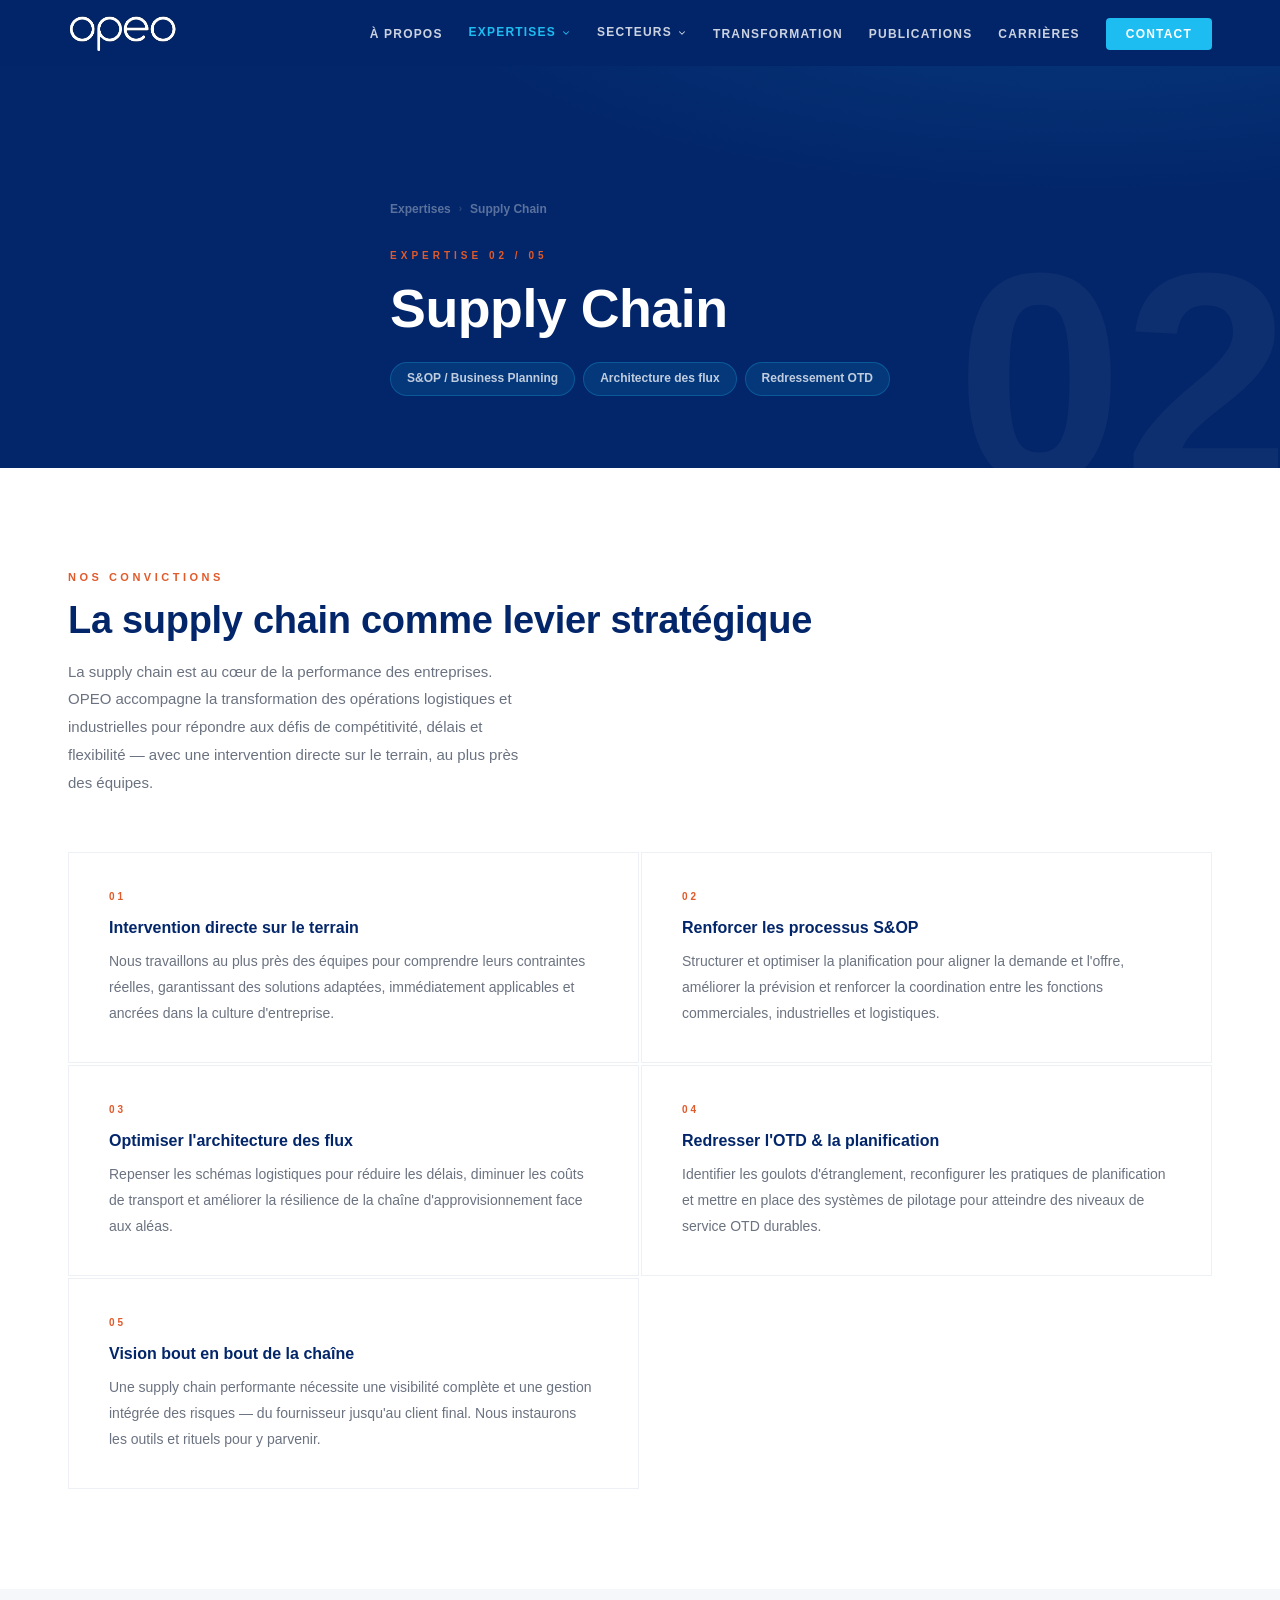
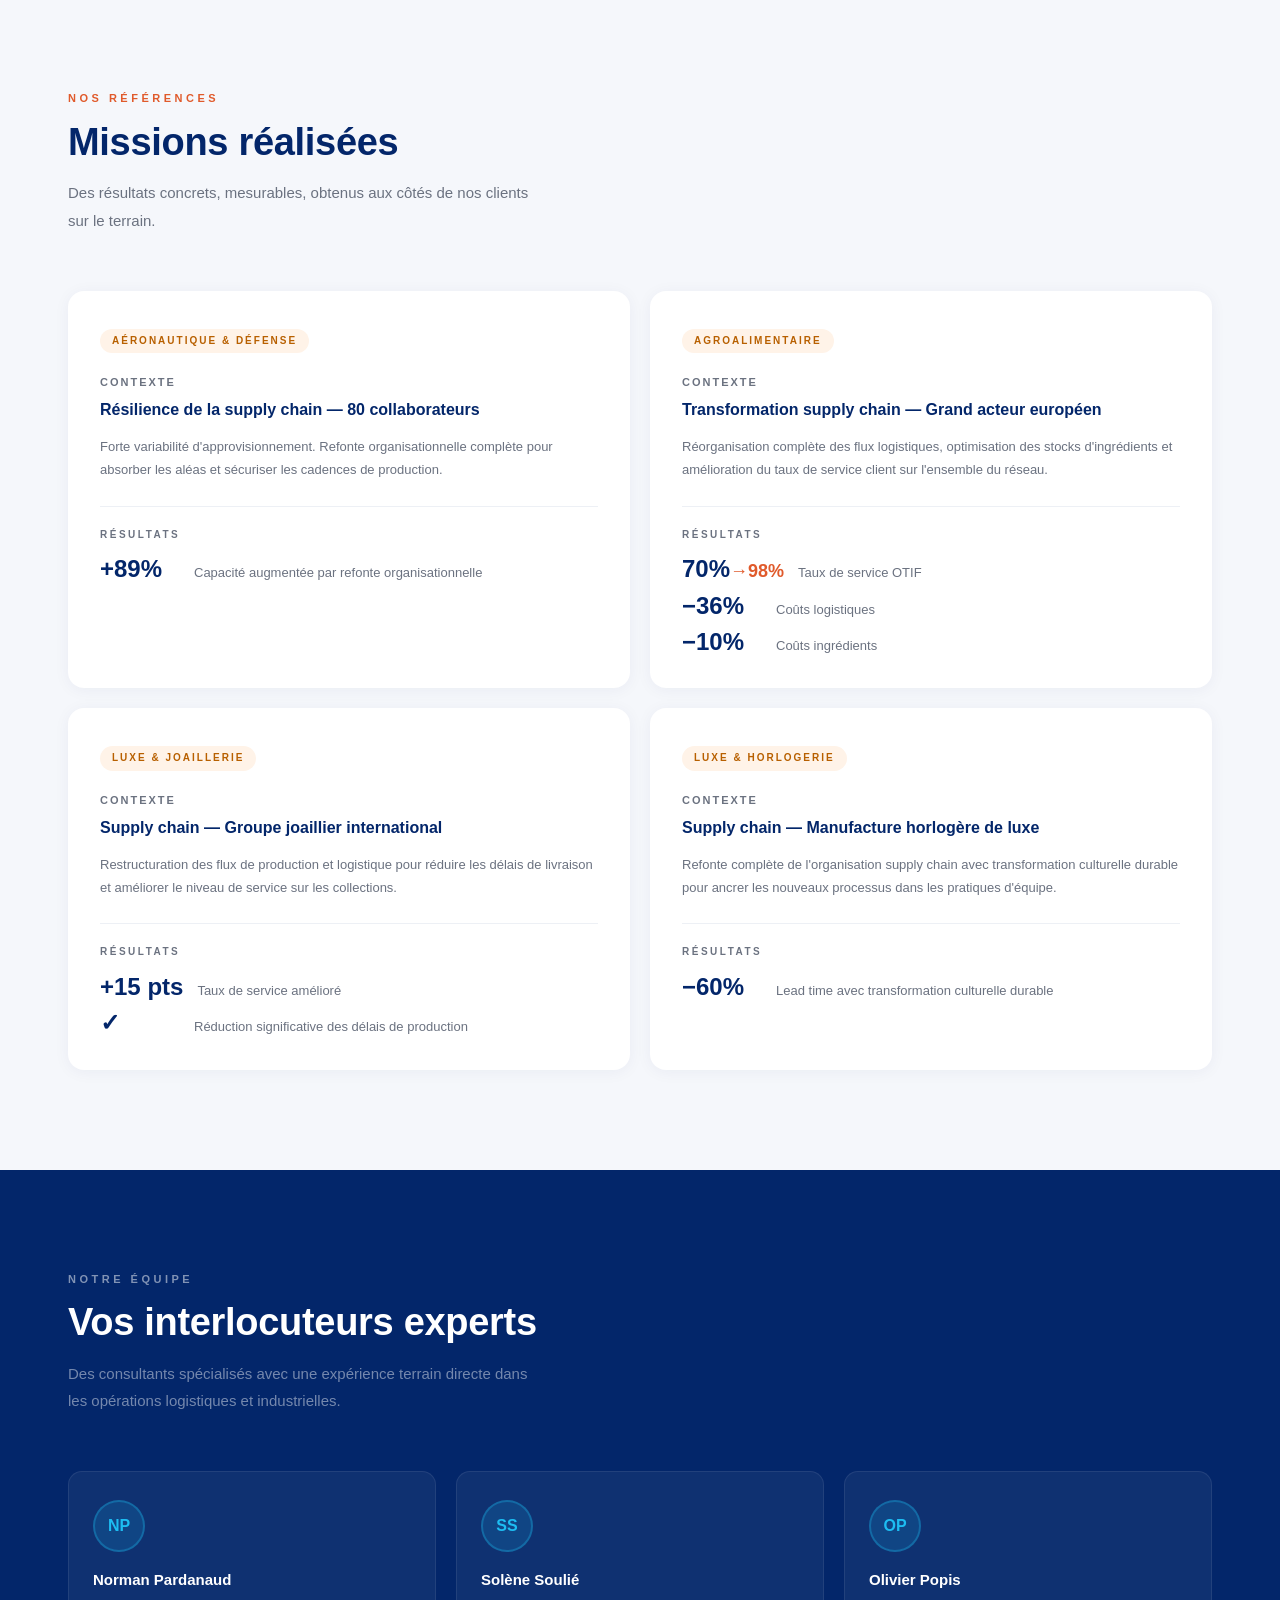
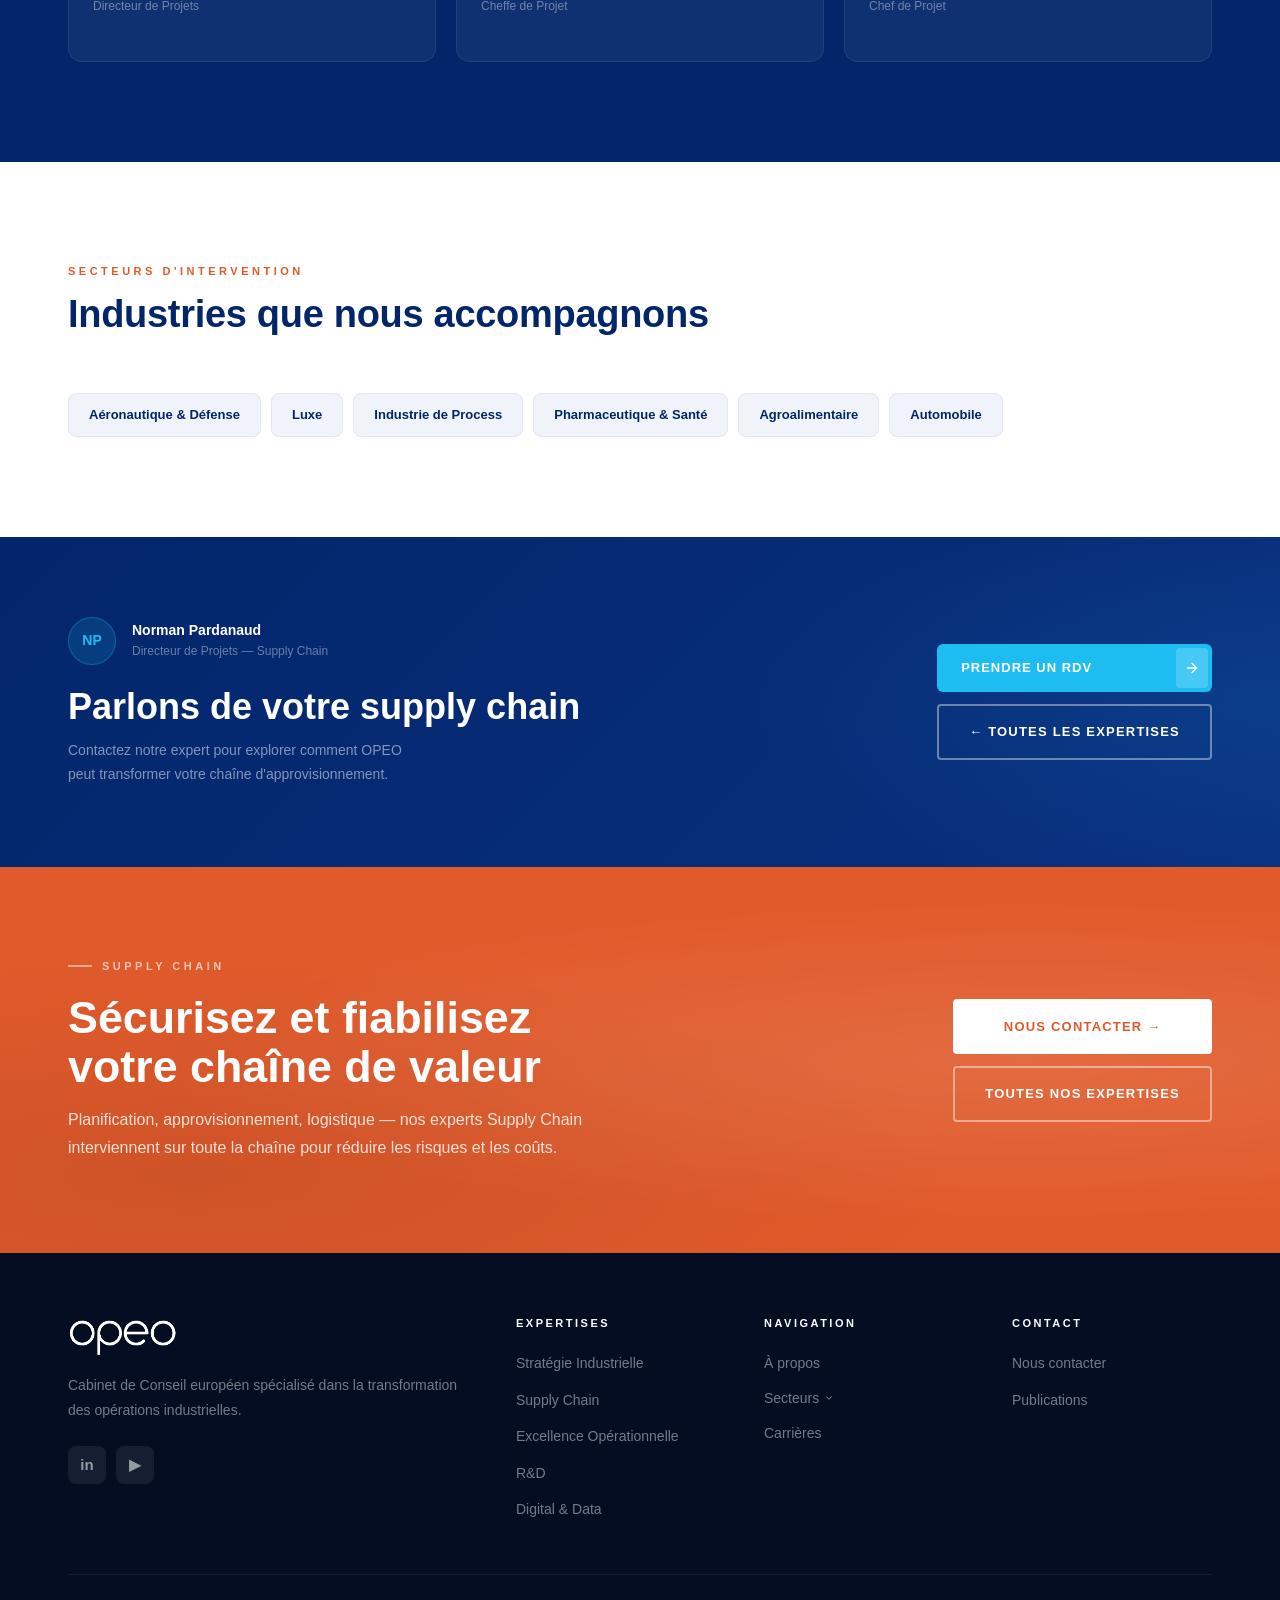
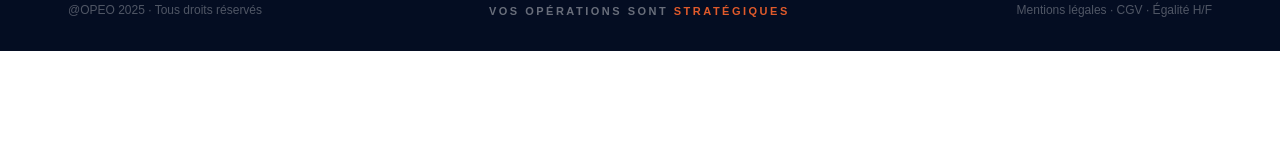
<file: expertise-supply-chain.html>
<!DOCTYPE html>
<html lang="fr">
<head>
  <meta charset="UTF-8"/><meta name="viewport" content="width=device-width,initial-scale=1.0"/>
  <title>Supply Chain — OPEO</title>
  <link rel="stylesheet" href="styles.css"/>
  <style>
    .sub-hero{background:var(--navy);padding:140px 0 72px;position:relative;overflow:hidden;min-height:52vh;display:flex;flex-direction:column;justify-content:flex-end;}
    .sub-hero-glow{position:absolute;inset:0;background:radial-gradient(ellipse 90% 80% at 85% -5%,rgba(29,189,242,.13) 0%,transparent 58%);pointer-events:none;}
    .sub-hero-ghost{position:absolute;right:-10px;bottom:-60px;font-size:300px;font-weight:900;color:#fff;opacity:.04;line-height:1;pointer-events:none;user-select:none;font-family:'Gotham','Helvetica Neue',sans-serif;}
    .breadcrumb{display:flex;align-items:center;gap:8px;font-size:12px;font-weight:600;color:rgba(255,255,255,.35);margin-bottom:28px;position:relative;z-index:1;}
    .breadcrumb a{color:rgba(255,255,255,.35);text-decoration:none;transition:color .2s;}
    .breadcrumb a:hover{color:var(--cyan);}
    .bc-sep{color:rgba(255,255,255,.15);font-size:10px;}
    .sub-code{font-size:10px;font-weight:700;letter-spacing:4px;text-transform:uppercase;color:var(--orange);margin-bottom:14px;position:relative;z-index:1;}
    .sub-hero h1{font-size:clamp(28px,4.2vw,54px);font-weight:900;color:#fff;line-height:1.12;letter-spacing:-.5px;margin-bottom:24px;position:relative;z-index:1;max-width:14ch;}
    .sub-hero-tags{display:flex;gap:8px;flex-wrap:wrap;position:relative;z-index:1;}
    .sht{background:rgba(29,189,242,.12);border:1px solid rgba(29,189,242,.25);color:rgba(255,255,255,.75);font-size:12px;font-weight:600;padding:6px 16px;border-radius:30px;}
    .conv{background:#fff;}
    .section-head{margin-bottom:56px;}
    .section-head .label{margin-bottom:12px;display:block;}
    .section-head h2{font-size:clamp(24px,3vw,38px);color:var(--navy);font-weight:900;letter-spacing:-.3px;line-height:1.2;margin-bottom:14px;}
    .section-head p{font-size:15px;color:var(--gray);line-height:1.85;max-width:56ch;}
    .conv-grid{display:grid;grid-template-columns:1fr 1fr;gap:2px;}
    .conv-item{padding:36px 40px;border:1px solid #edf0f5;transition:background .2s;}
    .conv-item:hover{background:#fafbfd;}
    .ci-num{font-size:10px;font-weight:700;letter-spacing:3px;text-transform:uppercase;color:var(--orange);margin-bottom:12px;}
    .ci-title{font-size:16px;font-weight:800;color:var(--navy);margin-bottom:10px;line-height:1.3;}
    .ci-desc{font-size:14px;color:var(--gray);line-height:1.85;}
    .refs{background:#f5f7fb;}
    .ref-grid{display:grid;grid-template-columns:1fr 1fr;gap:20px;}
    .ref-card{background:#fff;border-radius:16px;padding:32px;border-top:3px solid transparent;box-shadow:0 2px 16px rgba(3,38,106,.05);transition:all .3s var(--ease);}
    .ref-card:hover{border-top-color:var(--cyan);transform:translateY(-4px);box-shadow:0 20px 44px rgba(3,38,106,.1);}
    .ref-badge{display:inline-flex;align-items:center;gap:6px;background:#fff3e8;color:#b86000;font-size:10px;font-weight:700;letter-spacing:2px;text-transform:uppercase;padding:4px 12px;border-radius:30px;margin-bottom:20px;}
    .ref-ctxt{font-size:11px;font-weight:700;letter-spacing:2px;text-transform:uppercase;color:var(--gray);margin-bottom:8px;}
    .ref-title{font-size:16px;font-weight:800;color:var(--navy);line-height:1.35;margin-bottom:14px;}
    .ref-desc{font-size:13px;color:var(--gray);line-height:1.8;margin-bottom:24px;}
    .ref-sep{height:1px;background:#edf0f5;margin-bottom:20px;}
    .ref-rlbl{font-size:10px;font-weight:700;letter-spacing:2.5px;text-transform:uppercase;color:var(--gray);margin-bottom:14px;}
    .ref-metrics{display:flex;flex-direction:column;gap:10px;}
    .ref-metric{display:flex;align-items:baseline;gap:14px;}
    .ref-mn{font-size:24px;font-weight:900;color:var(--navy);line-height:1;min-width:80px;flex-shrink:0;}
    .ref-mn em{font-style:normal;color:var(--orange);font-size:18px;}
    .ref-ml{font-size:13px;color:var(--gray);}
    .team-s{background:var(--navy);}
    .team-grid{display:grid;grid-template-columns:repeat(3,1fr);gap:20px;margin-top:48px;}
    .team-card{background:rgba(255,255,255,.05);border:1px solid rgba(255,255,255,.08);border-radius:14px;padding:28px 24px;transition:background .25s;}
    .team-card:hover{background:rgba(255,255,255,.1);}
    .team-ava{width:52px;height:52px;border-radius:50%;background:rgba(29,189,242,.15);border:2px solid rgba(29,189,242,.3);display:flex;align-items:center;justify-content:center;color:var(--cyan);font-weight:800;font-size:16px;margin-bottom:16px;}
    .team-name{font-size:15px;font-weight:800;color:#fff;margin-bottom:4px;}
    .team-role{font-size:12px;color:rgba(255,255,255,.4);margin-bottom:16px;}
    .team-link{font-size:12px;font-weight:600;color:rgba(255,255,255,.4);text-decoration:none;transition:color .2s;display:block;}
    .team-link:hover{color:var(--cyan);}
    .sectors-s{background:#fff;}
    .sector-tags{display:flex;gap:10px;flex-wrap:wrap;margin-top:36px;}
    .sector-tag{background:#f0f4fa;border:1px solid #e0e8f0;color:var(--navy);font-size:13px;font-weight:600;padding:10px 20px;border-radius:8px;transition:all .2s;}
    .sector-tag:hover{background:var(--navy);color:#fff;border-color:var(--navy);}
    .sub-cta{background:linear-gradient(135deg,#03266A 0%,#0a3080 100%);padding:80px 0;position:relative;overflow:hidden;}
    .sub-cta::before{content:'';position:absolute;inset:0;background:radial-gradient(ellipse 70% 100% at 100% 50%,rgba(29,189,242,.1) 0%,transparent 60%);}
    .sub-cta-inner{position:relative;z-index:1;display:grid;grid-template-columns:1fr auto;gap:48px;align-items:center;}
    .sub-cta-contact{display:flex;align-items:center;gap:16px;margin-bottom:20px;}
    .scc-ava{width:48px;height:48px;border-radius:50%;background:rgba(29,189,242,.15);border:1px solid rgba(29,189,242,.3);display:flex;align-items:center;justify-content:center;color:var(--cyan);font-weight:800;font-size:14px;flex-shrink:0;}
    .scc-name{font-size:14px;font-weight:700;color:#fff;}
    .scc-role{font-size:12px;color:rgba(255,255,255,.4);}
    .sub-cta h2{font-size:clamp(22px,3vw,36px);color:#fff;line-height:1.2;margin-bottom:10px;}
    .sub-cta p{color:rgba(255,255,255,.5);font-size:14px;line-height:1.75;max-width:46ch;}
    .sub-cta-btns{display:flex;flex-direction:column;gap:12px;flex-shrink:0;}
    @media(max-width:900px){.conv-grid{grid-template-columns:1fr;}.ref-grid{grid-template-columns:1fr;}.team-grid{grid-template-columns:1fr 1fr;}.sub-cta-inner{grid-template-columns:1fr;}.sub-cta-btns{flex-direction:row;flex-wrap:wrap;}}
    @media(max-width:580px){.team-grid{grid-template-columns:1fr;}}
  </style>
</head>
<body>
<div class="mob-menu" id="mobMenu">
  <button class="mob-close" onclick="closeMob()">✕</button>
  <a href="index.html">Accueil</a><a href="a-propos.html">À propos</a><a href="expertises.html" class="active">Expertises</a><a href="secteurs.html">Secteurs</a><a href="transformation.html">Transformation</a><a href="publications.html">Publications</a><a href="carrieres.html">Carrières</a><a href="contact.html">Contact</a>
</div>
<nav class="navbar solid" id="navbar">
  <div class="container"><div class="nav-inner">
    <a href="index.html" class="nav-logo-link"><img src="assets/logos/logo-official.svg" class="nav-logo-img" alt="OPEO"/></a>
    <ul class="nav-links">
      <li><a href="a-propos.html">À propos</a></li><li class="has-drop"><a href="expertises.html" class="active">Expertises <svg class="drop-chevron" viewBox="0 0 24 24" fill="none" stroke="currentColor" stroke-width="2.5" stroke-linecap="round" stroke-linejoin="round"><polyline points="6 9 12 15 18 9"/></svg></a><div class="nav-drop nav-drop-wide"><div class="drop-grid"><a href="expertise-strategie.html" class="drop-card"><div class="drop-card-icon"><svg viewBox="0 0 24 24" fill="none" stroke="currentColor" stroke-width="2" stroke-linecap="round" stroke-linejoin="round"><circle cx="12" cy="12" r="10"/><line x1="22" y1="12" x2="18" y2="12"/><line x1="6" y1="12" x2="2" y2="12"/><line x1="12" y1="6" x2="12" y2="2"/><line x1="12" y1="22" x2="12" y2="18"/></svg></div><div><span class="drop-card-title">Stratégie Industrielle</span><span class="drop-card-desc">Réorientation et repositionnement industriel</span></div></a><a href="expertise-digital.html" class="drop-card"><div class="drop-card-icon"><svg viewBox="0 0 24 24" fill="none" stroke="currentColor" stroke-width="2" stroke-linecap="round" stroke-linejoin="round"><polygon points="13 2 3 14 12 14 11 22 21 10 12 10 13 2"/></svg></div><div><span class="drop-card-title">Digital &amp; Innovation</span><span class="drop-card-desc">Transformation numérique des opérations</span></div></a><a href="expertise-excellence.html" class="drop-card"><div class="drop-card-icon"><svg viewBox="0 0 24 24" fill="none" stroke="currentColor" stroke-width="2" stroke-linecap="round" stroke-linejoin="round"><polyline points="23 6 13.5 15.5 8.5 10.5 1 18"/><polyline points="17 6 23 6 23 12"/></svg></div><div><span class="drop-card-title">Excellence Opérationnelle</span><span class="drop-card-desc">Lean, performance et amélioration continue</span></div></a><a href="expertise-supply-chain.html" class="drop-card"><div class="drop-card-icon"><svg viewBox="0 0 24 24" fill="none" stroke="currentColor" stroke-width="2" stroke-linecap="round" stroke-linejoin="round"><path d="M21 16V8a2 2 0 0 0-1-1.73l-7-4a2 2 0 0 0-2 0l-7 4A2 2 0 0 0 3 8v8a2 2 0 0 0 1 1.73l7 4a2 2 0 0 0 2 0l7-4A2 2 0 0 0 21 16z"/><polyline points="3.27 6.96 12 12.01 20.73 6.96"/><line x1="12" y1="22.08" x2="12" y2="12"/></svg></div><div><span class="drop-card-title">Supply Chain</span><span class="drop-card-desc">Optimisation des flux et résilience</span></div></a><a href="expertise-rd.html" class="drop-card"><div class="drop-card-icon"><svg viewBox="0 0 24 24" fill="none" stroke="currentColor" stroke-width="2" stroke-linecap="round" stroke-linejoin="round"><path d="M9 3v10l-4 5h14l-4-5V3"/><line x1="6" y1="7" x2="18" y2="7"/></svg></div><div><span class="drop-card-title">R&amp;D &amp; Innovation</span><span class="drop-card-desc">Accélération des cycles d'innovation</span></div></a></div></div></li><li class="has-drop"><a href="secteurs.html">Secteurs <svg class="drop-chevron" viewBox="0 0 24 24" fill="none" stroke="currentColor" stroke-width="2.5" stroke-linecap="round" stroke-linejoin="round"><polyline points="6 9 12 15 18 9"/></svg></a><div class="nav-drop nav-drop-wide"><div class="drop-grid drop-grid-1"><a href="secteurs.html#luxe" class="drop-card"><div class="drop-card-icon"><svg viewBox="0 0 24 24" fill="none" stroke="currentColor" stroke-width="2" stroke-linecap="round" stroke-linejoin="round"><polygon points="12 2 22 8.5 22 15.5 12 22 2 15.5 2 8.5 12 2"/></svg></div><div><span class="drop-card-title">Luxe</span></div></a><a href="secteurs.html#process" class="drop-card"><div class="drop-card-icon"><svg viewBox="0 0 24 24" fill="none" stroke="currentColor" stroke-width="2" stroke-linecap="round" stroke-linejoin="round"><path d="M9 3v10l-4 5h14l-4-5V3"/><line x1="6" y1="7" x2="18" y2="7"/></svg></div><div><span class="drop-card-title">Industrie de Process</span></div></a><a href="secteurs.html#aero" class="drop-card"><div class="drop-card-icon"><svg viewBox="0 0 24 24" fill="none" stroke="currentColor" stroke-width="2" stroke-linecap="round" stroke-linejoin="round"><line x1="22" y1="2" x2="11" y2="13"/><polygon points="22 2 15 22 11 13 2 9 22 2"/></svg></div><div><span class="drop-card-title">Aéronautique &amp; Défense</span></div></a><a href="secteurs.html#pharma" class="drop-card"><div class="drop-card-icon"><svg viewBox="0 0 24 24" fill="none" stroke="currentColor" stroke-width="2" stroke-linecap="round" stroke-linejoin="round"><polyline points="22 12 18 12 15 21 9 3 6 12 2 12"/></svg></div><div><span class="drop-card-title">Pharmaceutique – Santé</span></div></a><a href="secteurs.html#auto" class="drop-card"><div class="drop-card-icon"><svg viewBox="0 0 24 24" fill="none" stroke="currentColor" stroke-width="2" stroke-linecap="round" stroke-linejoin="round"><rect x="1" y="3" width="15" height="13"/><polygon points="16 8 20 8 23 11 23 16 16 16 16 8"/><circle cx="5.5" cy="18.5" r="2.5"/><circle cx="18.5" cy="18.5" r="2.5"/></svg></div><div><span class="drop-card-title">Automobile</span></div></a></div></div></li><li><a href="transformation.html">Transformation</a></li><li><a href="publications.html">Publications</a></li><li><a href="carrieres.html">Carrières</a></li><li><a href="contact.html" class="cta-link">Contact</a></li>
    </ul>
    <button class="hamburger" onclick="openMob()"><span></span><span></span><span></span></button>
  </div></div>
</nav>

<section class="sub-hero">
  <div class="sub-hero-glow"></div>
  <div class="sub-hero-ghost">02</div>
  <div class="container">
    <div class="breadcrumb"><a href="expertises.html">Expertises</a><span class="bc-sep">›</span><span>Supply Chain</span></div>
    <div class="sub-code">Expertise 02 / 05</div>
    <h1>Supply Chain</h1>
    <div class="sub-hero-tags">
      <span class="sht">S&amp;OP / Business Planning</span>
      <span class="sht">Architecture des flux</span>
      <span class="sht">Redressement OTD</span>
    </div>
  </div>
</section>

<section class="conv page-pad">
  <div class="container">
    <div class="section-head reveal">
      <span class="label">Nos convictions</span>
      <h2>La supply chain comme levier stratégique</h2>
      <p>La supply chain est au cœur de la performance des entreprises. OPEO accompagne la transformation des opérations logistiques et industrielles pour répondre aux défis de compétitivité, délais et flexibilité — avec une intervention directe sur le terrain, au plus près des équipes.</p>
    </div>
    <div class="conv-grid reveal">
      <div class="conv-item"><div class="ci-num">01</div><div class="ci-title">Intervention directe sur le terrain</div><div class="ci-desc">Nous travaillons au plus près des équipes pour comprendre leurs contraintes réelles, garantissant des solutions adaptées, immédiatement applicables et ancrées dans la culture d'entreprise.</div></div>
      <div class="conv-item"><div class="ci-num">02</div><div class="ci-title">Renforcer les processus S&amp;OP</div><div class="ci-desc">Structurer et optimiser la planification pour aligner la demande et l'offre, améliorer la prévision et renforcer la coordination entre les fonctions commerciales, industrielles et logistiques.</div></div>
      <div class="conv-item"><div class="ci-num">03</div><div class="ci-title">Optimiser l'architecture des flux</div><div class="ci-desc">Repenser les schémas logistiques pour réduire les délais, diminuer les coûts de transport et améliorer la résilience de la chaîne d'approvisionnement face aux aléas.</div></div>
      <div class="conv-item"><div class="ci-num">04</div><div class="ci-title">Redresser l'OTD &amp; la planification</div><div class="ci-desc">Identifier les goulots d'étranglement, reconfigurer les pratiques de planification et mettre en place des systèmes de pilotage pour atteindre des niveaux de service OTD durables.</div></div>
      <div class="conv-item"><div class="ci-num">05</div><div class="ci-title">Vision bout en bout de la chaîne</div><div class="ci-desc">Une supply chain performante nécessite une visibilité complète et une gestion intégrée des risques — du fournisseur jusqu'au client final. Nous instaurons les outils et rituels pour y parvenir.</div></div>
    </div>
  </div>
</section>

<section class="refs page-pad">
  <div class="container">
    <div class="section-head reveal">
      <span class="label">Nos références</span>
      <h2>Missions réalisées</h2>
      <p>Des résultats concrets, mesurables, obtenus aux côtés de nos clients sur le terrain.</p>
    </div>
    <div class="ref-grid reveal">
      <div class="ref-card">
        <div class="ref-badge">Aéronautique &amp; Défense</div>
        <div class="ref-ctxt">Contexte</div>
        <div class="ref-title">Résilience de la supply chain — 80 collaborateurs</div>
        <div class="ref-desc">Forte variabilité d'approvisionnement. Refonte organisationnelle complète pour absorber les aléas et sécuriser les cadences de production.</div>
        <div class="ref-sep"></div>
        <div class="ref-rlbl">Résultats</div>
        <div class="ref-metrics">
          <div class="ref-metric"><span class="ref-mn">+89%</span><span class="ref-ml">Capacité augmentée par refonte organisationnelle</span></div>
        </div>
      </div>
      <div class="ref-card">
        <div class="ref-badge">Agroalimentaire</div>
        <div class="ref-ctxt">Contexte</div>
        <div class="ref-title">Transformation supply chain — Grand acteur européen</div>
        <div class="ref-desc">Réorganisation complète des flux logistiques, optimisation des stocks d'ingrédients et amélioration du taux de service client sur l'ensemble du réseau.</div>
        <div class="ref-sep"></div>
        <div class="ref-rlbl">Résultats</div>
        <div class="ref-metrics">
          <div class="ref-metric"><span class="ref-mn">70%<em>→98%</em></span><span class="ref-ml">Taux de service OTIF</span></div>
          <div class="ref-metric"><span class="ref-mn">−36%</span><span class="ref-ml">Coûts logistiques</span></div>
          <div class="ref-metric"><span class="ref-mn">−10%</span><span class="ref-ml">Coûts ingrédients</span></div>
        </div>
      </div>
      <div class="ref-card">
        <div class="ref-badge">Luxe &amp; Joaillerie</div>
        <div class="ref-ctxt">Contexte</div>
        <div class="ref-title">Supply chain — Groupe joaillier international</div>
        <div class="ref-desc">Restructuration des flux de production et logistique pour réduire les délais de livraison et améliorer le niveau de service sur les collections.</div>
        <div class="ref-sep"></div>
        <div class="ref-rlbl">Résultats</div>
        <div class="ref-metrics">
          <div class="ref-metric"><span class="ref-mn">+15 pts</span><span class="ref-ml">Taux de service amélioré</span></div>
          <div class="ref-metric"><span class="ref-mn">✓</span><span class="ref-ml">Réduction significative des délais de production</span></div>
        </div>
      </div>
      <div class="ref-card">
        <div class="ref-badge">Luxe &amp; Horlogerie</div>
        <div class="ref-ctxt">Contexte</div>
        <div class="ref-title">Supply chain — Manufacture horlogère de luxe</div>
        <div class="ref-desc">Refonte complète de l'organisation supply chain avec transformation culturelle durable pour ancrer les nouveaux processus dans les pratiques d'équipe.</div>
        <div class="ref-sep"></div>
        <div class="ref-rlbl">Résultats</div>
        <div class="ref-metrics">
          <div class="ref-metric"><span class="ref-mn">−60%</span><span class="ref-ml">Lead time avec transformation culturelle durable</span></div>
        </div>
      </div>
    </div>
  </div>
</section>

<section class="team-s page-pad">
  <div class="container">
    <div class="section-head reveal">
      <span class="label" style="color:rgba(255,255,255,.5)">Notre équipe</span>
      <h2 style="color:#fff">Vos interlocuteurs experts</h2>
      <p style="color:rgba(255,255,255,.45)">Des consultants spécialisés avec une expérience terrain directe dans les opérations logistiques et industrielles.</p>
    </div>
    <div class="team-grid reveal">
      <div class="team-card"><div class="team-ava">NP</div><div class="team-name">Norman Pardanaud</div><div class="team-role">Directeur de Projets</div></div>
      <div class="team-card"><div class="team-ava">SS</div><div class="team-name">Solène Soulié</div><div class="team-role">Cheffe de Projet</div></div>
      <div class="team-card"><div class="team-ava">OP</div><div class="team-name">Olivier Popis</div><div class="team-role">Chef de Projet</div></div>
    </div>
  </div>
</section>

<section class="sectors-s page-pad">
  <div class="container">
    <div class="section-head reveal"><span class="label">Secteurs d'intervention</span><h2>Industries que nous accompagnons</h2></div>
    <div class="sector-tags reveal">
      <span class="sector-tag">Aéronautique &amp; Défense</span><span class="sector-tag">Luxe</span><span class="sector-tag">Industrie de Process</span><span class="sector-tag">Pharmaceutique &amp; Santé</span><span class="sector-tag">Agroalimentaire</span><span class="sector-tag">Automobile</span>
    </div>
  </div>
</section>

<section class="sub-cta">
  <div class="container">
    <div class="sub-cta-inner reveal">
      <div>
        <div class="sub-cta-contact"><div class="scc-ava">NP</div><div><div class="scc-name">Norman Pardanaud</div><div class="scc-role">Directeur de Projets — Supply Chain</div></div></div>
        <h2>Parlons de votre supply chain</h2>
        <p>Contactez notre expert pour explorer comment OPEO peut transformer votre chaîne d'approvisionnement.</p>
      </div>
      <div class="sub-cta-btns">
        <a href="contact.html" class="btn-rdv"><span class="btn-rdv-label">Prendre un RDV</span><i class="btn-rdv-icon"><svg viewBox="0 0 24 24" fill="none" stroke-linecap="round" stroke-linejoin="round"><path d="M5 12h14M12 5l7 7-7 7"/></svg></i></a>
        <a href="expertises.html" class="btn btn-ghost">← Toutes les expertises</a>
      </div>
    </div>
  </div>
</section>

<!-- ORANGE CTA BAND -->
<section class="orange-band">
  <div class="container">
    <div class="orange-band-inner reveal">
      <div>
        <div class="orange-band-eyebrow">Supply Chain</div>
        <h2>Sécurisez et fiabilisez<br>votre chaîne de valeur</h2>
        <p>Planification, approvisionnement, logistique — nos experts Supply Chain interviennent sur toute la chaîne pour réduire les risques et les coûts.</p>
      </div>
      <div class="orange-band-actions">
        <a href="contact.html" class="btn btn-white">Nous contacter →</a>
        <a href="expertises.html" class="btn btn-ghost-white">Toutes nos expertises</a>
      </div>
    </div>
  </div>
</section>

<footer class="footer"><div class="container">
  <div class="footer-grid">
    <div class="footer-brand"><a href="index.html" class="nav-logo-link"><img src="assets/logos/logo-official.svg" class="nav-logo-img" alt="OPEO"/></a><p>Cabinet de Conseil européen spécialisé dans la transformation des opérations industrielles.</p><div class="footer-socials"><a href="https://www.linkedin.com/company/opeo/" target="_blank" class="soc-link">in</a><a href="https://www.youtube.com/channel/UCHxWDzGkSoEmFhDaU6nbsCg" target="_blank" class="soc-link">▶</a></div></div>
    <div class="footer-col"><h4>Expertises</h4><ul class="footer-nav"><li><a href="expertise-strategie.html">Stratégie Industrielle</a></li><li><a href="expertise-supply-chain.html">Supply Chain</a></li><li><a href="expertise-excellence.html">Excellence Opérationnelle</a></li><li><a href="expertise-rd.html">R&amp;D</a></li><li><a href="expertise-digital.html">Digital &amp; Data</a></li></ul></div>
    <div class="footer-col"><h4>Navigation</h4><ul class="footer-nav"><li><a href="a-propos.html">À propos</a></li><li class="has-drop"><a href="secteurs.html">Secteurs <svg class="drop-chevron" viewBox="0 0 24 24" fill="none" stroke="currentColor" stroke-width="2.5" stroke-linecap="round" stroke-linejoin="round"><polyline points="6 9 12 15 18 9"/></svg></a><div class="nav-drop nav-drop-wide"><div class="drop-grid drop-grid-1"><a href="secteurs.html#luxe" class="drop-card"><div class="drop-card-icon"><svg viewBox="0 0 24 24" fill="none" stroke="currentColor" stroke-width="2" stroke-linecap="round" stroke-linejoin="round"><polygon points="12 2 22 8.5 22 15.5 12 22 2 15.5 2 8.5 12 2"/></svg></div><div><span class="drop-card-title">Luxe</span></div></a><a href="secteurs.html#process" class="drop-card"><div class="drop-card-icon"><svg viewBox="0 0 24 24" fill="none" stroke="currentColor" stroke-width="2" stroke-linecap="round" stroke-linejoin="round"><path d="M9 3v10l-4 5h14l-4-5V3"/><line x1="6" y1="7" x2="18" y2="7"/></svg></div><div><span class="drop-card-title">Industrie de Process</span></div></a><a href="secteurs.html#aero" class="drop-card"><div class="drop-card-icon"><svg viewBox="0 0 24 24" fill="none" stroke="currentColor" stroke-width="2" stroke-linecap="round" stroke-linejoin="round"><line x1="22" y1="2" x2="11" y2="13"/><polygon points="22 2 15 22 11 13 2 9 22 2"/></svg></div><div><span class="drop-card-title">Aéronautique &amp; Défense</span></div></a><a href="secteurs.html#pharma" class="drop-card"><div class="drop-card-icon"><svg viewBox="0 0 24 24" fill="none" stroke="currentColor" stroke-width="2" stroke-linecap="round" stroke-linejoin="round"><polyline points="22 12 18 12 15 21 9 3 6 12 2 12"/></svg></div><div><span class="drop-card-title">Pharmaceutique – Santé</span></div></a><a href="secteurs.html#auto" class="drop-card"><div class="drop-card-icon"><svg viewBox="0 0 24 24" fill="none" stroke="currentColor" stroke-width="2" stroke-linecap="round" stroke-linejoin="round"><rect x="1" y="3" width="15" height="13"/><polygon points="16 8 20 8 23 11 23 16 16 16 16 8"/><circle cx="5.5" cy="18.5" r="2.5"/><circle cx="18.5" cy="18.5" r="2.5"/></svg></div><div><span class="drop-card-title">Automobile</span></div></a></div></div></li><li><a href="carrieres.html">Carrières</a></li></ul></div>
    <div class="footer-col"><h4>Contact</h4><ul class="footer-nav"><li><a href="contact.html">Nous contacter</a></li><li><a href="publications.html">Publications</a></li></ul></div>
  </div>
  <div class="footer-bottom"><p>@OPEO 2025 · Tous droits réservés</p><div class="footer-tagline">Vos Opérations sont <em>Stratégiques</em></div><p>Mentions légales · CGV · Égalité H/F</p></div>
</div></footer>
<script>
function openMob(){document.getElementById('mobMenu').classList.add('open');}
function closeMob(){document.getElementById('mobMenu').classList.remove('open');}
const revObs=new IntersectionObserver(e=>e.forEach(x=>{if(x.isIntersecting){x.target.classList.add('on');revObs.unobserve(x.target);}}),{threshold:.08});
document.querySelectorAll('.reveal').forEach(el=>revObs.observe(el));
</script>
</body>
</html>
</file>
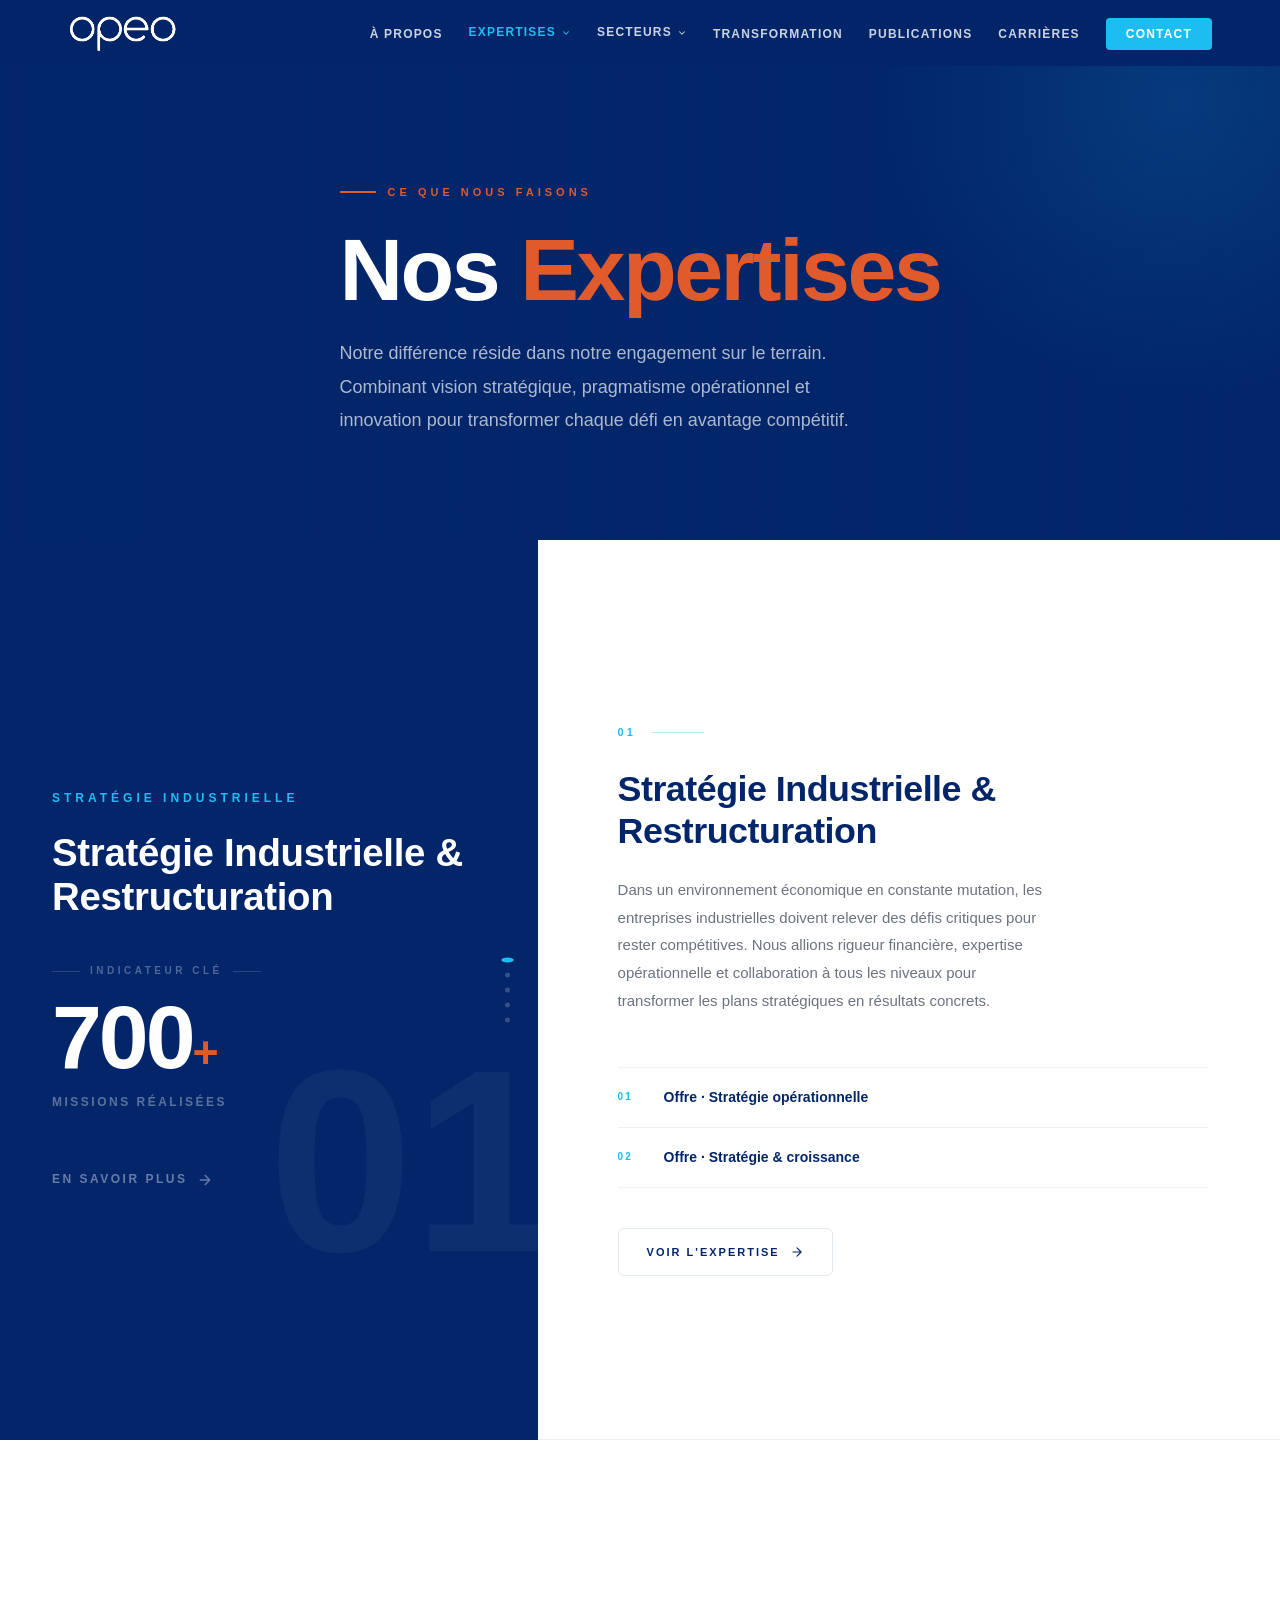
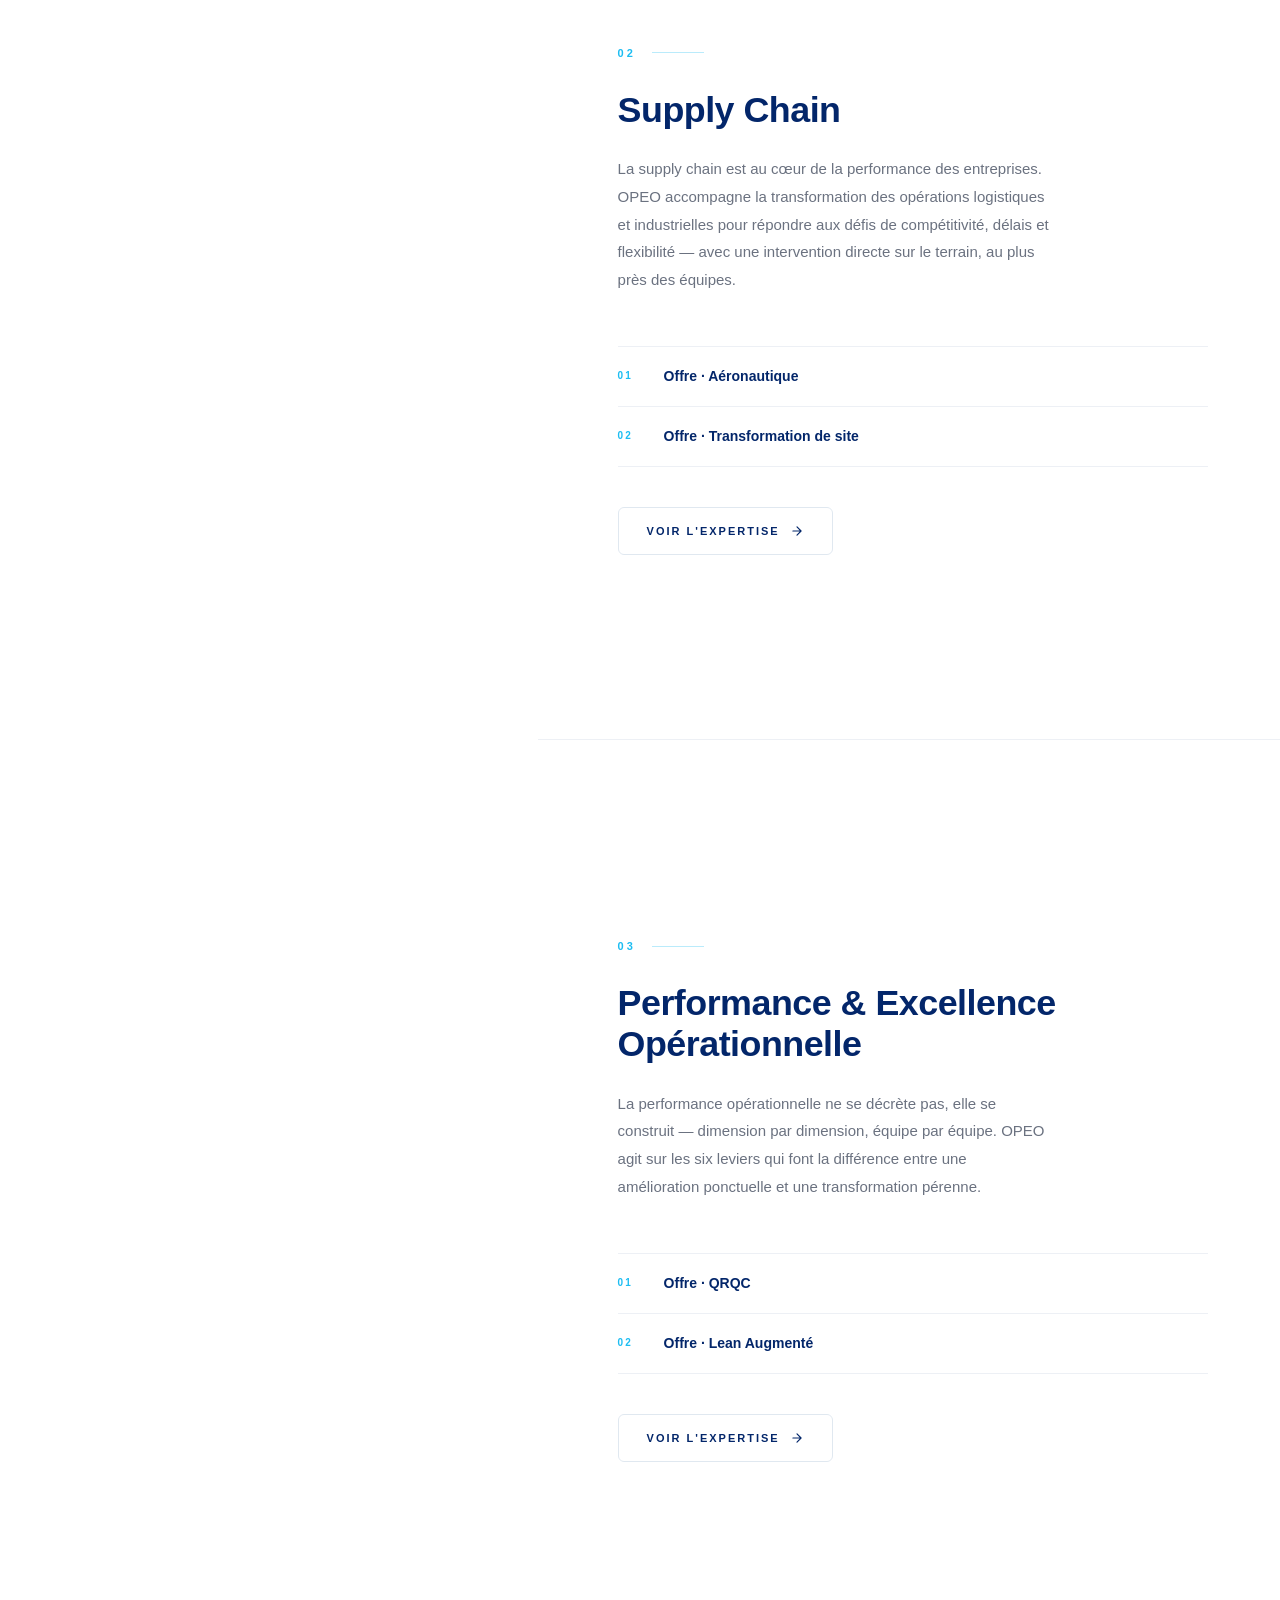
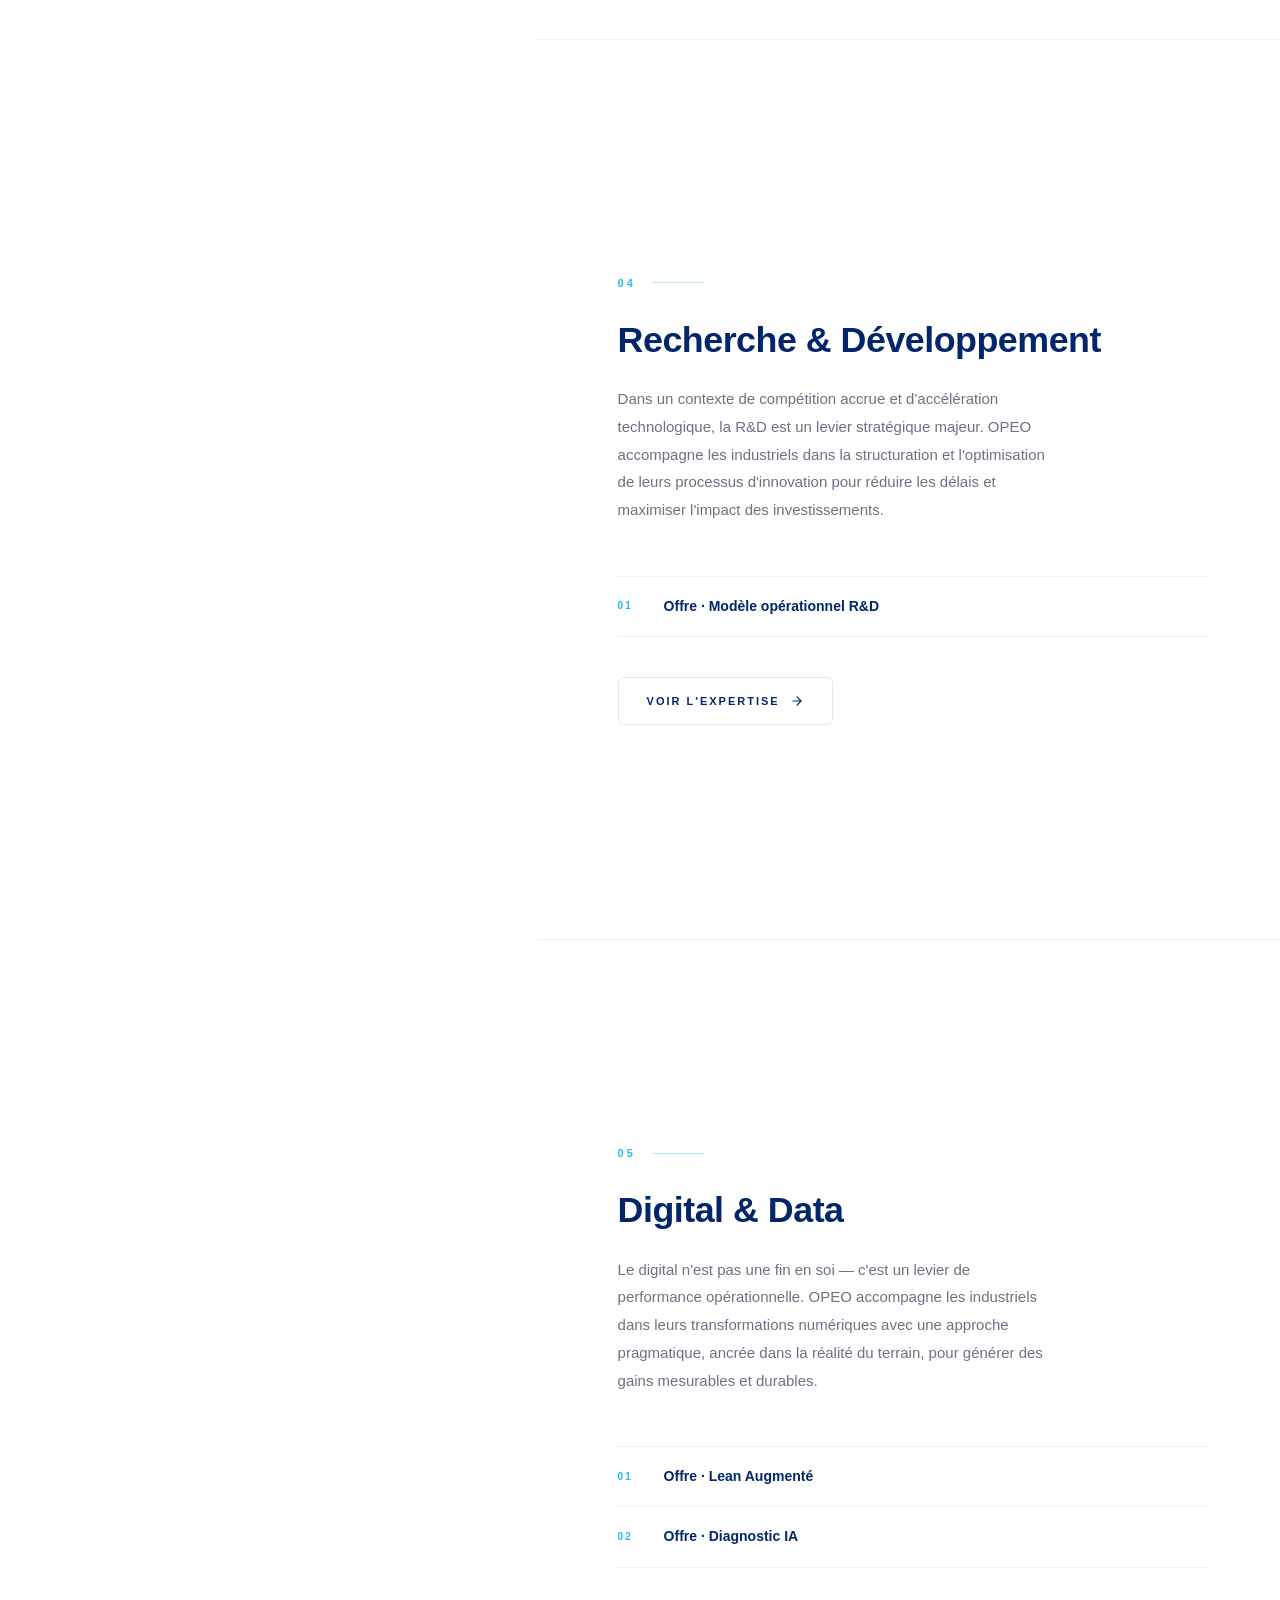
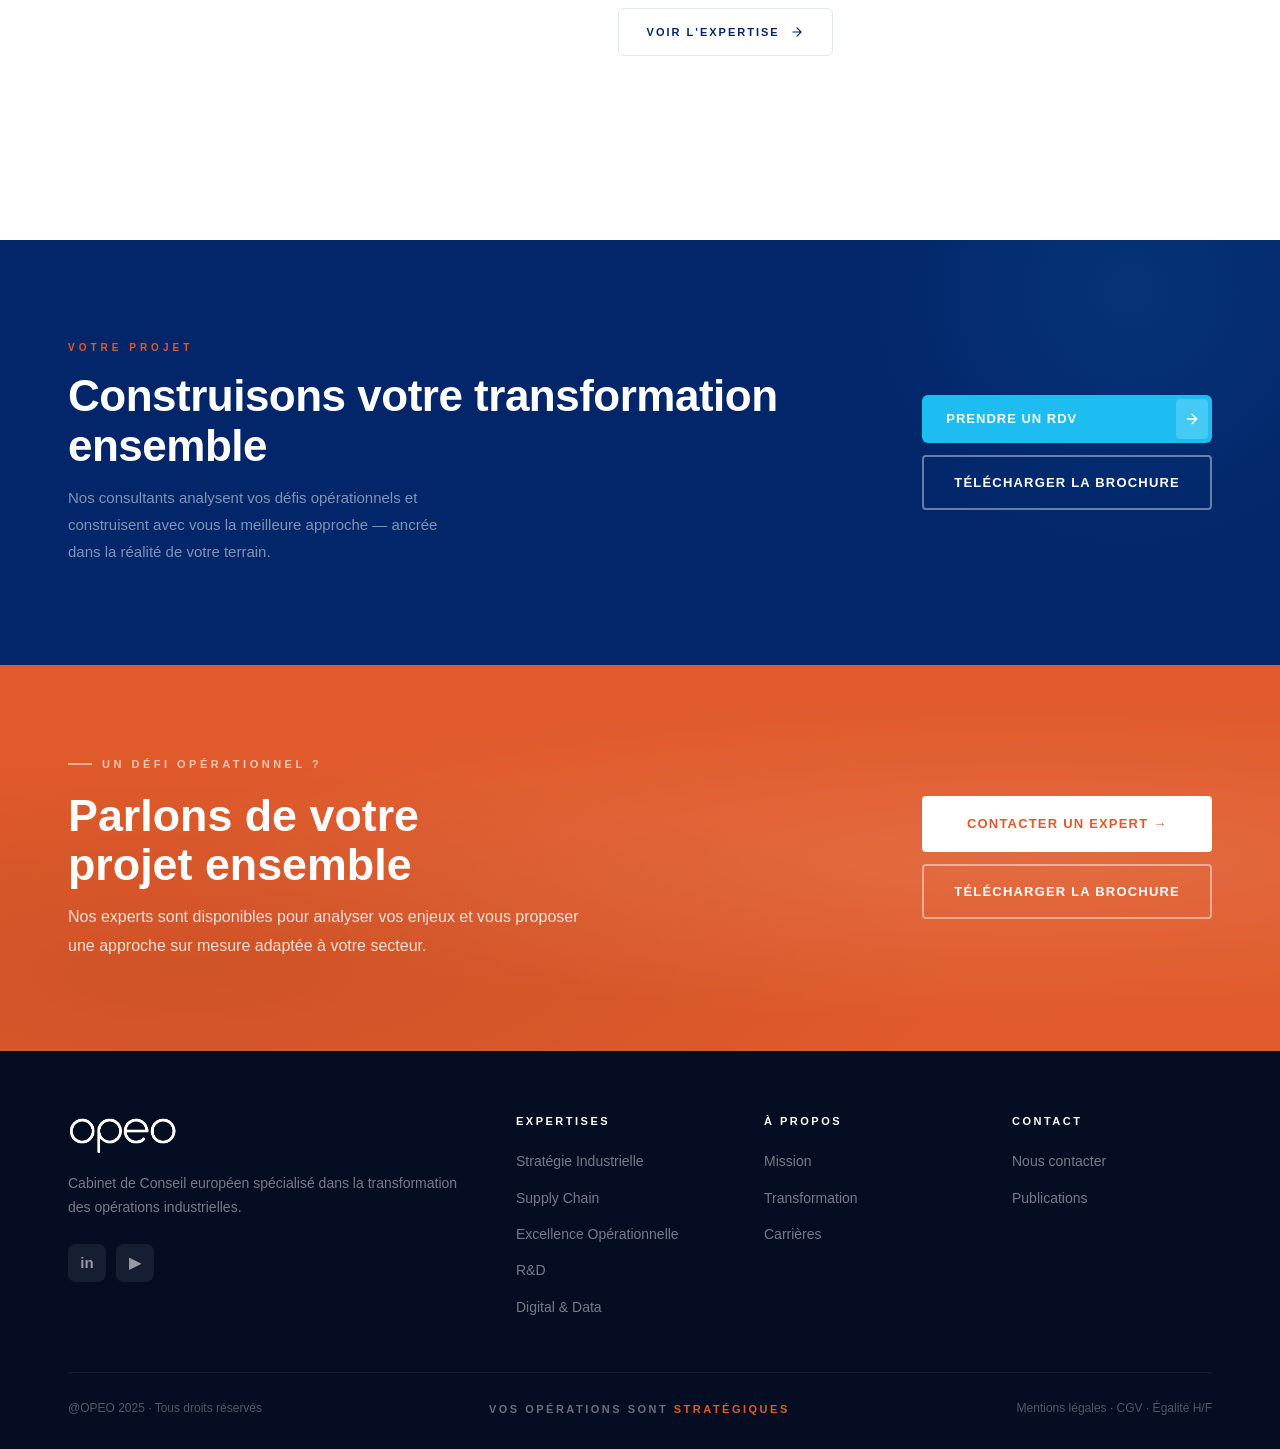
<file: expertises.html>
<!DOCTYPE html>
<html lang="fr">
<head>
  <meta charset="UTF-8"/><meta name="viewport" content="width=device-width,initial-scale=1.0"/>
  <title>Nos Expertises — OPEO</title>
  <link rel="stylesheet" href="styles.css"/>
  <style>
    /* ── PAGE HERO BACKGROUND PHOTO ── */
    section.page-hero {
      background: url(''assets/images/photo-expertise.jpg'') center/cover no-repeat !important;
    }
    .hero-exp-overlay {
      position:absolute; inset:0; z-index:1;
      background: linear-gradient(
        to right,
        rgba(3,38,106,.72) 0%,
        rgba(3,38,106,.48) 50%,
        rgba(3,38,106,.32) 100%
      );
    }
    .page-hero .page-hero-grid,
    .page-hero .page-hero-blob { z-index:2; }
    .page-hero .container { z-index:3 !important; }
    .page-hero h1 { font-size:clamp(48px,7vw,88px); letter-spacing:-2.5px; line-height:1.03; }
    .page-hero h1 em { font-style:normal; color:var(--orange); }
    .page-hero p { max-width:52ch; margin-top:20px; }
    .hero-stats { display:flex; gap:0; margin-top:52px; padding-top:32px; border-top:1px solid rgba(255,255,255,.1); }
    .hs-item { padding-right:40px; margin-right:40px; border-right:1px solid rgba(255,255,255,.1); }
    .hs-item:last-child { border-right:none; }
    .hs-num { font-size:30px; font-weight:900; color:#fff; line-height:1; }
    .hs-lbl { font-size:10px; font-weight:700; letter-spacing:2.5px; text-transform:uppercase; color:rgba(255,255,255,.3); margin-top:6px; }

    /* ── SPLIT SCREEN ── */
    .exp-split {
      display:grid;
      grid-template-columns:42% 58%;
      min-height:100vh;
    }

    /* LEFT STICKY PANEL */
    .exp-left {
      position:sticky;
      top:0;
      height:100vh;
      background:var(--navy);
      overflow:hidden;
      display:flex;
      align-items:center;
    }
    .exp-left-inner {
      padding:60px 52px;
      width:100%;
      position:relative;
      z-index:1;
    }
    .exp-ghost {
      position:absolute;
      right:-20px;
      bottom:-40px;
      font-size:260px;
      font-weight:900;
      color:#fff;
      opacity:.04;
      line-height:1;
      pointer-events:none;
      user-select:none;
      font-family:'Gotham','Helvetica Neue',sans-serif;
      transition:opacity .4s;
    }
    .exp-panel-label {
      font-size:12px;
      font-weight:700;
      letter-spacing:4px;
      text-transform:uppercase;
      color:var(--cyan);
      margin-bottom:22px;
      transition:opacity .3s, transform .3s;
    }
    .exp-panel-title {
      font-size:clamp(26px,3vw,42px);
      font-weight:900;
      color:#fff;
      line-height:1.15;
      letter-spacing:-.3px;
      margin-bottom:44px;
      transition:opacity .3s, transform .3s;
    }
    .exp-panel-kpi-lbl {
      font-size:10px;
      font-weight:700;
      letter-spacing:3.5px;
      text-transform:uppercase;
      color:rgba(255,255,255,.3);
      display:flex;
      align-items:center;
      gap:10px;
      margin-bottom:14px;
    }
    .exp-panel-kpi-lbl::before,
    .exp-panel-kpi-lbl::after {
      content:'';
      display:block;
      height:1px;
      width:28px;
      background:rgba(255,255,255,.15);
    }
    .exp-panel-stat {
      font-size:clamp(64px,7vw,100px);
      font-weight:900;
      color:#fff;
      line-height:1;
      margin-bottom:10px;
      letter-spacing:-3px;
      transition:opacity .3s, transform .3s;
    }
    .exp-panel-stat em { font-style:normal; color:var(--orange); font-size:.5em; }
    .exp-panel-stat-lbl {
      font-size:12px;
      font-weight:700;
      letter-spacing:2.5px;
      text-transform:uppercase;
      color:rgba(255,255,255,.35);
      margin-bottom:52px;
      transition:opacity .3s;
    }
    .exp-panel-cta {
      font-size:12px;
      font-weight:700;
      letter-spacing:2.5px;
      text-transform:uppercase;
      color:rgba(255,255,255,.4);
      text-decoration:none;
      display:inline-flex;
      align-items:center;
      gap:10px;
      transition:color .2s;
    }
    .exp-panel-cta:hover { color:var(--cyan); }
    .exp-panel-cta svg { width:16px; height:16px; }

    /* DOTS */
    .exp-dots {
      position:absolute;
      right:28px;
      top:50%;
      transform:translateY(-50%);
      display:flex;
      flex-direction:column;
      gap:10px;
      z-index:2;
    }
    .exp-dot {
      width:5px;
      height:5px;
      border-radius:50%;
      background:rgba(255,255,255,.2);
      cursor:pointer;
      transition:all .3s;
    }
    .exp-dot.active {
      background:var(--cyan);
      transform:scaleX(2.5);
      border-radius:3px;
    }

    /* LEFT panel transition */
    .exp-left-inner.leaving .exp-panel-label,
    .exp-left-inner.leaving .exp-panel-title,
    .exp-left-inner.leaving .exp-panel-stat,
    .exp-left-inner.leaving .exp-panel-stat-lbl {
      opacity:0;
      transform:translateY(-14px);
    }

    /* RIGHT SCROLLABLE PANEL */
    .exp-right {
      background:#fff;
    }
    .exp-section {
      min-height:100vh;
      padding:100px 72px 80px 80px;
      display:flex;
      flex-direction:column;
      justify-content:center;
      border-bottom:1px solid #edf0f5;
      position:relative;
    }
    .exp-section:last-child { border-bottom:none; }
    .es-num {
      font-size:11px;
      font-weight:700;
      letter-spacing:3px;
      text-transform:uppercase;
      color:var(--cyan);
      display:flex;
      align-items:center;
      gap:16px;
      margin-bottom:28px;
    }
    .es-num::after {
      content:'';
      display:block;
      height:1px;
      width:52px;
      background:rgba(29,189,242,.3);
    }
    .es-title {
      font-size:clamp(22px,2.8vw,36px);
      font-weight:900;
      color:var(--navy);
      line-height:1.15;
      letter-spacing:-.5px;
      margin-bottom:24px;
    }
    .es-desc {
      font-size:15px;
      color:var(--gray);
      line-height:1.85;
      max-width:52ch;
      margin-bottom:52px;
    }
    .es-services {
      display:flex;
      flex-direction:column;
      gap:0;
    }
    .es-service {
      display:flex;
      align-items:center;
      gap:24px;
      padding:18px 0;
      border-top:1px solid #edf0f5;
      text-decoration:none;
    }
    .es-service:last-child { border-bottom:1px solid #edf0f5; }
    .es-service-num {
      font-size:10px;
      font-weight:700;
      letter-spacing:2px;
      color:var(--cyan);
      flex-shrink:0;
      width:22px;
    }
    .es-service-name {
      font-size:14px;
      font-weight:700;
      color:var(--navy);
      flex:1;
      transition:color .2s;
      text-decoration:none;
    }
    a.es-service-name:hover { color:var(--cyan); }
    .es-service:hover .es-service-name { color:var(--cyan); }
    .es-link {
      display:inline-flex;
      align-items:center;
      gap:10px;
      font-size:11px;
      font-weight:700;
      letter-spacing:2px;
      text-transform:uppercase;
      color:var(--navy);
      text-decoration:none;
      margin-top:40px;
      padding:14px 28px;
      border:1.5px solid #e0e8f0;
      border-radius:6px;
      align-self:flex-start;
      transition:all .2s;
    }
    .es-link:hover { background:var(--navy); color:#fff; border-color:var(--navy); }
    .es-link svg { width:14px; height:14px; transition:transform .2s; }
    .es-link:hover svg { transform:translateX(4px); }

    /* CTA section */
    .exp-cta { background:var(--navy); padding:100px 0; position:relative; overflow:hidden; }
    .exp-cta::before { content:'';position:absolute;width:600px;height:600px;border-radius:50%;background:radial-gradient(circle,rgba(29,189,242,.09) 0%,transparent 65%);top:-250px;right:-150px;pointer-events:none; }
    .exp-cta-inner { position:relative;z-index:1;display:grid;grid-template-columns:1fr auto;gap:48px;align-items:center; }
    .exp-cta-tag { font-size:10px;font-weight:700;letter-spacing:4px;text-transform:uppercase;color:var(--orange);margin-bottom:14px; }
    .exp-cta h2 { font-size:clamp(26px,3.5vw,44px);color:#fff;line-height:1.15;letter-spacing:-.5px;margin-bottom:12px; }
    .exp-cta p { color:rgba(255,255,255,.5);font-size:15px;line-height:1.8;max-width:46ch; }
    .exp-cta-btns { display:flex;flex-direction:column;gap:12px;flex-shrink:0; }

    @media(max-width:900px){
      .exp-split { grid-template-columns:1fr; }
      .exp-left { position:relative; height:auto; min-height:50vh; }
      .exp-dots { right:20px; }
      .exp-section { padding:72px 32px; min-height:auto; }
      .exp-cta-inner { grid-template-columns:1fr; }
      .exp-cta-btns { flex-direction:row;flex-wrap:wrap; }
    }
    @media(max-width:600px){
      .hero-stats { gap:20px;flex-wrap:wrap; }
      .hs-item { padding-right:20px;margin-right:20px; }
      .exp-left-inner { padding:48px 32px; }
    }
  </style>
</head>
<body>
<div class="mob-menu" id="mobMenu">
  <button class="mob-close" onclick="closeMob()">✕</button>
  <a href="index.html">Accueil</a><a href="a-propos.html">À propos</a>
  <a href="expertises.html" class="active">Expertises</a><a href="secteurs.html">Secteurs</a>
  <a href="transformation.html">Transformation</a><a href="publications.html">Publications</a>
  <a href="carrieres.html">Carrières</a><a href="contact.html">Contact</a>
</div>
<nav class="navbar solid" id="navbar">
  <div class="container"><div class="nav-inner">
    <a href="index.html" class="nav-logo-link"><img src="assets/logos/logo-official.svg" class="nav-logo-img" alt="OPEO"/></a>
    <ul class="nav-links">
      <li><a href="a-propos.html">À propos</a></li>
      <li class="has-drop"><a href="expertises.html" class="active">Expertises <svg class="drop-chevron" viewBox="0 0 24 24" fill="none" stroke="currentColor" stroke-width="2.5" stroke-linecap="round" stroke-linejoin="round"><polyline points="6 9 12 15 18 9"/></svg></a><div class="nav-drop nav-drop-wide"><div class="drop-grid"><a href="expertise-strategie.html" class="drop-card"><div class="drop-card-icon"><svg viewBox="0 0 24 24" fill="none" stroke="currentColor" stroke-width="2" stroke-linecap="round" stroke-linejoin="round"><circle cx="12" cy="12" r="10"/><line x1="22" y1="12" x2="18" y2="12"/><line x1="6" y1="12" x2="2" y2="12"/><line x1="12" y1="6" x2="12" y2="2"/><line x1="12" y1="22" x2="12" y2="18"/></svg></div><div><span class="drop-card-title">Stratégie Industrielle</span><span class="drop-card-desc">Réorientation et repositionnement industriel</span></div></a><a href="expertise-digital.html" class="drop-card"><div class="drop-card-icon"><svg viewBox="0 0 24 24" fill="none" stroke="currentColor" stroke-width="2" stroke-linecap="round" stroke-linejoin="round"><polygon points="13 2 3 14 12 14 11 22 21 10 12 10 13 2"/></svg></div><div><span class="drop-card-title">Digital &amp; Innovation</span><span class="drop-card-desc">Transformation numérique des opérations</span></div></a><a href="expertise-excellence.html" class="drop-card"><div class="drop-card-icon"><svg viewBox="0 0 24 24" fill="none" stroke="currentColor" stroke-width="2" stroke-linecap="round" stroke-linejoin="round"><polyline points="23 6 13.5 15.5 8.5 10.5 1 18"/><polyline points="17 6 23 6 23 12"/></svg></div><div><span class="drop-card-title">Excellence Opérationnelle</span><span class="drop-card-desc">Lean, performance et amélioration continue</span></div></a><a href="expertise-supply-chain.html" class="drop-card"><div class="drop-card-icon"><svg viewBox="0 0 24 24" fill="none" stroke="currentColor" stroke-width="2" stroke-linecap="round" stroke-linejoin="round"><path d="M21 16V8a2 2 0 0 0-1-1.73l-7-4a2 2 0 0 0-2 0l-7 4A2 2 0 0 0 3 8v8a2 2 0 0 0 1 1.73l7 4a2 2 0 0 0 2 0l7-4A2 2 0 0 0 21 16z"/><polyline points="3.27 6.96 12 12.01 20.73 6.96"/><line x1="12" y1="22.08" x2="12" y2="12"/></svg></div><div><span class="drop-card-title">Supply Chain</span><span class="drop-card-desc">Optimisation des flux et résilience</span></div></a><a href="expertise-rd.html" class="drop-card"><div class="drop-card-icon"><svg viewBox="0 0 24 24" fill="none" stroke="currentColor" stroke-width="2" stroke-linecap="round" stroke-linejoin="round"><path d="M9 3v10l-4 5h14l-4-5V3"/><line x1="6" y1="7" x2="18" y2="7"/></svg></div><div><span class="drop-card-title">R&amp;D &amp; Innovation</span><span class="drop-card-desc">Accélération des cycles d'innovation</span></div></a></div></div></li>
      <li class="has-drop"><a href="secteurs.html">Secteurs <svg class="drop-chevron" viewBox="0 0 24 24" fill="none" stroke="currentColor" stroke-width="2.5" stroke-linecap="round" stroke-linejoin="round"><polyline points="6 9 12 15 18 9"/></svg></a><div class="nav-drop nav-drop-wide"><div class="drop-grid drop-grid-1"><a href="secteurs.html#luxe" class="drop-card"><div class="drop-card-icon"><svg viewBox="0 0 24 24" fill="none" stroke="currentColor" stroke-width="2" stroke-linecap="round" stroke-linejoin="round"><polygon points="12 2 22 8.5 22 15.5 12 22 2 15.5 2 8.5 12 2"/></svg></div><div><span class="drop-card-title">Luxe</span></div></a><a href="secteurs.html#process" class="drop-card"><div class="drop-card-icon"><svg viewBox="0 0 24 24" fill="none" stroke="currentColor" stroke-width="2" stroke-linecap="round" stroke-linejoin="round"><path d="M9 3v10l-4 5h14l-4-5V3"/><line x1="6" y1="7" x2="18" y2="7"/></svg></div><div><span class="drop-card-title">Industrie de Process</span></div></a><a href="secteurs.html#aero" class="drop-card"><div class="drop-card-icon"><svg viewBox="0 0 24 24" fill="none" stroke="currentColor" stroke-width="2" stroke-linecap="round" stroke-linejoin="round"><line x1="22" y1="2" x2="11" y2="13"/><polygon points="22 2 15 22 11 13 2 9 22 2"/></svg></div><div><span class="drop-card-title">Aéronautique &amp; Défense</span></div></a><a href="secteurs.html#pharma" class="drop-card"><div class="drop-card-icon"><svg viewBox="0 0 24 24" fill="none" stroke="currentColor" stroke-width="2" stroke-linecap="round" stroke-linejoin="round"><polyline points="22 12 18 12 15 21 9 3 6 12 2 12"/></svg></div><div><span class="drop-card-title">Pharmaceutique – Santé</span></div></a><a href="secteurs.html#auto" class="drop-card"><div class="drop-card-icon"><svg viewBox="0 0 24 24" fill="none" stroke="currentColor" stroke-width="2" stroke-linecap="round" stroke-linejoin="round"><rect x="1" y="3" width="15" height="13"/><polygon points="16 8 20 8 23 11 23 16 16 16 16 8"/><circle cx="5.5" cy="18.5" r="2.5"/><circle cx="18.5" cy="18.5" r="2.5"/></svg></div><div><span class="drop-card-title">Automobile</span></div></a></div></div></li>
      <li><a href="transformation.html">Transformation</a></li>
      <li><a href="publications.html">Publications</a></li>
      <li><a href="carrieres.html">Carrières</a></li>
      <li><a href="contact.html" class="cta-link">Contact</a></li>
    </ul>
    <button class="hamburger" onclick="openMob()"><span></span><span></span><span></span></button>
  </div></div>
</nav>

<section class="page-hero">
  <div class="hero-exp-overlay"></div>
  <div class="page-hero-grid"></div>
  <div class="page-hero-blob"></div>
  <div class="container">
    <div class="page-hero-eyebrow"><div class="page-hero-line"></div><span class="page-hero-tag">Ce que nous faisons</span></div>
    <h1>Nos <em>Expertises</em></h1>
    <p>Notre différence réside dans notre engagement sur le terrain. Combinant vision stratégique, pragmatisme opérationnel et innovation pour transformer chaque défi en avantage compétitif.</p>
  </div>
</section>

<div class="exp-split">

  <!-- LEFT STICKY PANEL -->
  <div class="exp-left">
    <div class="exp-left-inner" id="expPanel">
      <div class="exp-panel-label" id="panelLabel">STRATÉGIE INDUSTRIELLE</div>
      <div class="exp-panel-title" id="panelTitle">Stratégie Industrielle &amp; Restructuration</div>
      <div class="exp-panel-kpi-lbl">Indicateur clé</div>
      <div class="exp-panel-stat" id="panelStat">700<em>+</em></div>
      <div class="exp-panel-stat-lbl" id="panelStatLbl">Missions réalisées</div>
      <a class="exp-panel-cta" id="panelCta" href="expertise-strategie.html">
        En savoir plus
        <svg viewBox="0 0 24 24" fill="none" stroke="currentColor" stroke-width="2" stroke-linecap="round" stroke-linejoin="round"><path d="M5 12h14M12 5l7 7-7 7"/></svg>
      </a>
      <div class="exp-ghost" id="panelGhost">01</div>
    </div>
    <div class="exp-dots" id="expDots">
      <div class="exp-dot active" data-i="0"></div>
      <div class="exp-dot" data-i="1"></div>
      <div class="exp-dot" data-i="2"></div>
      <div class="exp-dot" data-i="3"></div>
      <div class="exp-dot" data-i="4"></div>
    </div>
  </div>

  <!-- RIGHT SCROLLABLE PANEL -->
  <div class="exp-right" id="expRight">

    <div class="exp-section" data-i="0">
      <div class="es-num">01</div>
      <div class="es-title">Stratégie Industrielle &amp; Restructuration</div>
      <div class="es-desc">Dans un environnement économique en constante mutation, les entreprises industrielles doivent relever des défis critiques pour rester compétitives. Nous allions rigueur financière, expertise opérationnelle et collaboration à tous les niveaux pour transformer les plans stratégiques en résultats concrets.</div>
      <div class="es-services">
        <div class="es-service"><span class="es-service-num">01</span><span class="es-service-name">Offre · Stratégie opérationnelle</span></div>
        <div class="es-service"><span class="es-service-num">02</span><span class="es-service-name">Offre · Stratégie &amp; croissance</span></div>
      </div>
      <a class="es-link" href="expertise-strategie.html">Voir l'expertise <svg viewBox="0 0 24 24" fill="none" stroke="currentColor" stroke-width="2" stroke-linecap="round" stroke-linejoin="round"><path d="M5 12h14M12 5l7 7-7 7"/></svg></a>
    </div>

    <div class="exp-section" data-i="1">
      <div class="es-num">02</div>
      <div class="es-title">Supply Chain</div>
      <div class="es-desc">La supply chain est au cœur de la performance des entreprises. OPEO accompagne la transformation des opérations logistiques et industrielles pour répondre aux défis de compétitivité, délais et flexibilité — avec une intervention directe sur le terrain, au plus près des équipes.</div>
      <div class="es-services">
        <div class="es-service"><span class="es-service-num">01</span><span class="es-service-name">Offre · Aéronautique</span></div>
        <div class="es-service"><span class="es-service-num">02</span><span class="es-service-name">Offre · Transformation de site</span></div>
      </div>
      <a class="es-link" href="expertise-supply-chain.html">Voir l'expertise <svg viewBox="0 0 24 24" fill="none" stroke="currentColor" stroke-width="2" stroke-linecap="round" stroke-linejoin="round"><path d="M5 12h14M12 5l7 7-7 7"/></svg></a>
    </div>

    <div class="exp-section" data-i="2">
      <div class="es-num">03</div>
      <div class="es-title">Performance &amp; Excellence Opérationnelle</div>
      <div class="es-desc">La performance opérationnelle ne se décrète pas, elle se construit — dimension par dimension, équipe par équipe. OPEO agit sur les six leviers qui font la différence entre une amélioration ponctuelle et une transformation pérenne.</div>
      <div class="es-services">
        <div class="es-service"><span class="es-service-num">01</span><span class="es-service-name">Offre · QRQC</span></div>
        <div class="es-service"><span class="es-service-num">02</span><a class="es-service-name" href="offre-lean-augmente.html">Offre · Lean Augmenté</a></div>
      </div>
      <a class="es-link" href="expertise-excellence.html">Voir l'expertise <svg viewBox="0 0 24 24" fill="none" stroke="currentColor" stroke-width="2" stroke-linecap="round" stroke-linejoin="round"><path d="M5 12h14M12 5l7 7-7 7"/></svg></a>
    </div>

    <div class="exp-section" data-i="3">
      <div class="es-num">04</div>
      <div class="es-title">Recherche &amp; Développement</div>
      <div class="es-desc">Dans un contexte de compétition accrue et d'accélération technologique, la R&amp;D est un levier stratégique majeur. OPEO accompagne les industriels dans la structuration et l'optimisation de leurs processus d'innovation pour réduire les délais et maximiser l'impact des investissements.</div>
      <div class="es-services">
        <div class="es-service"><span class="es-service-num">01</span><span class="es-service-name">Offre · Modèle opérationnel R&amp;D</span></div>
      </div>
      <a class="es-link" href="expertise-rd.html">Voir l'expertise <svg viewBox="0 0 24 24" fill="none" stroke="currentColor" stroke-width="2" stroke-linecap="round" stroke-linejoin="round"><path d="M5 12h14M12 5l7 7-7 7"/></svg></a>
    </div>

    <div class="exp-section" data-i="4">
      <div class="es-num">05</div>
      <div class="es-title">Digital &amp; Data</div>
      <div class="es-desc">Le digital n'est pas une fin en soi — c'est un levier de performance opérationnelle. OPEO accompagne les industriels dans leurs transformations numériques avec une approche pragmatique, ancrée dans la réalité du terrain, pour générer des gains mesurables et durables.</div>
      <div class="es-services">
        <div class="es-service"><span class="es-service-num">01</span><a class="es-service-name" href="offre-lean-augmente.html">Offre · Lean Augmenté</a></div>
        <div class="es-service"><span class="es-service-num">02</span><span class="es-service-name">Offre · Diagnostic IA</span></div>
      </div>
      <a class="es-link" href="expertise-digital.html">Voir l'expertise <svg viewBox="0 0 24 24" fill="none" stroke="currentColor" stroke-width="2" stroke-linecap="round" stroke-linejoin="round"><path d="M5 12h14M12 5l7 7-7 7"/></svg></a>
    </div>

  </div><!-- end exp-right -->
</div><!-- end exp-split -->

<section class="exp-cta">
  <div class="container">
    <div class="exp-cta-inner reveal">
      <div>
        <div class="exp-cta-tag">Votre projet</div>
        <h2>Construisons votre transformation ensemble</h2>
        <p>Nos consultants analysent vos défis opérationnels et construisent avec vous la meilleure approche — ancrée dans la réalité de votre terrain.</p>
      </div>
      <div class="exp-cta-btns">
        <a href="contact.html" class="btn-rdv">
          <span class="btn-rdv-label">Prendre un RDV</span>
          <i class="btn-rdv-icon"><svg viewBox="0 0 24 24" fill="none" stroke-linecap="round" stroke-linejoin="round"><path d="M5 12h14M12 5l7 7-7 7"/></svg></i>
        </a>
        <a href="brochure-opeo.pdf" download class="btn btn-ghost">Télécharger la brochure</a>
      </div>
    </div>
  </div>
</section>

<!-- ORANGE CTA BAND -->
<section class="orange-band">
  <div class="container">
    <div class="orange-band-inner reveal">
      <div>
        <div class="orange-band-eyebrow">Un défi opérationnel ?</div>
        <h2>Parlons de votre<br>projet ensemble</h2>
        <p>Nos experts sont disponibles pour analyser vos enjeux et vous proposer une approche sur mesure adaptée à votre secteur.</p>
      </div>
      <div class="orange-band-actions">
        <a href="contact.html" class="btn btn-white">Contacter un expert →</a>
        <a href="brochure-opeo.pdf" download class="btn btn-ghost-white">Télécharger la brochure</a>
      </div>
    </div>
  </div>
</section>

<footer class="footer"><div class="container">
  <div class="footer-grid">
    <div class="footer-brand"><a href="index.html" class="nav-logo-link"><img src="assets/logos/logo-official.svg" class="nav-logo-img" alt="OPEO"/></a><p>Cabinet de Conseil européen spécialisé dans la transformation des opérations industrielles.</p><div class="footer-socials"><a href="https://www.linkedin.com/company/opeo/" target="_blank" class="soc-link">in</a><a href="https://www.youtube.com/channel/UCHxWDzGkSoEmFhDaU6nbsCg" target="_blank" class="soc-link">▶</a></div></div>
    <div class="footer-col"><h4>Expertises</h4><ul class="footer-nav"><li><a href="expertise-strategie.html">Stratégie Industrielle</a></li><li><a href="expertise-supply-chain.html">Supply Chain</a></li><li><a href="expertise-excellence.html">Excellence Opérationnelle</a></li><li><a href="expertise-rd.html">R&amp;D</a></li><li><a href="expertise-digital.html">Digital &amp; Data</a></li></ul></div>
    <div class="footer-col"><h4>À propos</h4><ul class="footer-nav"><li><a href="a-propos.html">Mission</a></li><li><a href="transformation.html">Transformation</a></li><li><a href="carrieres.html">Carrières</a></li></ul></div>
    <div class="footer-col"><h4>Contact</h4><ul class="footer-nav"><li><a href="contact.html">Nous contacter</a></li><li><a href="publications.html">Publications</a></li></ul></div>
  </div>
  <div class="footer-bottom"><p>@OPEO 2025 · Tous droits réservés</p><div class="footer-tagline">Vos Opérations sont <em>Stratégiques</em></div><p>Mentions légales · CGV · Égalité H/F</p></div>
</div></footer>

<script>
function openMob(){document.getElementById('mobMenu').classList.add('open');}
function closeMob(){document.getElementById('mobMenu').classList.remove('open');}

const revObs=new IntersectionObserver(e=>e.forEach(x=>{if(x.isIntersecting){x.target.classList.add('on');revObs.unobserve(x.target);}}),{threshold:.08});
document.querySelectorAll('.reveal').forEach(el=>revObs.observe(el));

// Panel data
const panels = [
  { label:'STRATÉGIE INDUSTRIELLE', title:'Stratégie Industrielle &amp; Restructuration', stat:'700<em>+</em>', statLbl:'Missions réalisées', ghost:'01', href:'expertise-strategie.html' },
  { label:'SUPPLY CHAIN', title:'Supply Chain', stat:'−60<em>%</em>', statLbl:'Lead time réduit', ghost:'02', href:'expertise-supply-chain.html' },
  { label:'EXCELLENCE OPÉRATIONNELLE', title:'Performance &amp; Excellence Opérationnelle', stat:'+40<em>%</em>', statLbl:'Productivité', ghost:'03', href:'expertise-excellence.html' },
  { label:'RECHERCHE &amp; DÉVELOPPEMENT', title:'Recherche &amp; Développement', stat:'−30<em>%</em>', statLbl:'Time-to-market', ghost:'04', href:'expertise-rd.html' },
  { label:'DIGITAL &amp; DATA', title:'Digital &amp; Data', stat:'40<em>M€</em>', statLbl:'Potentiel créé', ghost:'05', href:'expertise-digital.html' },
];

const panel = document.getElementById('expPanel');
const labelEl = document.getElementById('panelLabel');
const titleEl = document.getElementById('panelTitle');
const statEl = document.getElementById('panelStat');
const statLblEl = document.getElementById('panelStatLbl');
const ghostEl = document.getElementById('panelGhost');
const ctaEl = document.getElementById('panelCta');
const dots = document.querySelectorAll('.exp-dot');
let current = 0;

function setPanel(i) {
  if (i === current) return;
  panel.classList.add('leaving');
  setTimeout(() => {
    const d = panels[i];
    labelEl.innerHTML = d.label;
    titleEl.innerHTML = d.title;
    statEl.innerHTML = d.stat;
    statLblEl.textContent = d.statLbl;
    ghostEl.textContent = d.ghost;
    ctaEl.href = d.href;
    dots.forEach((dot, idx) => dot.classList.toggle('active', idx === i));
    current = i;
    panel.classList.remove('leaving');
  }, 280);
}

// Dots click
dots.forEach(dot => {
  dot.addEventListener('click', () => {
    const i = parseInt(dot.dataset.i);
    setPanel(i);
    const section = document.querySelector(`.exp-section[data-i="${i}"]`);
    if (section) section.scrollIntoView({ behavior: 'smooth' });
  });
});

// Scroll-based panel switching — find section whose top is closest to 25% from viewport top
const expSections = Array.from(document.querySelectorAll('.exp-section'));

function updateActivePanel() {
  const trigger = window.innerHeight * 0.35;
  let best = 0;
  let bestDist = Infinity;
  expSections.forEach(s => {
    const rect = s.getBoundingClientRect();
    const dist = Math.abs(rect.top - trigger);
    if (dist < bestDist) {
      bestDist = dist;
      best = parseInt(s.dataset.i);
    }
  });
  setPanel(best);
}

window.addEventListener('scroll', updateActivePanel, { passive: true });
updateActivePanel();
</script>
</body>
</html>
</file>
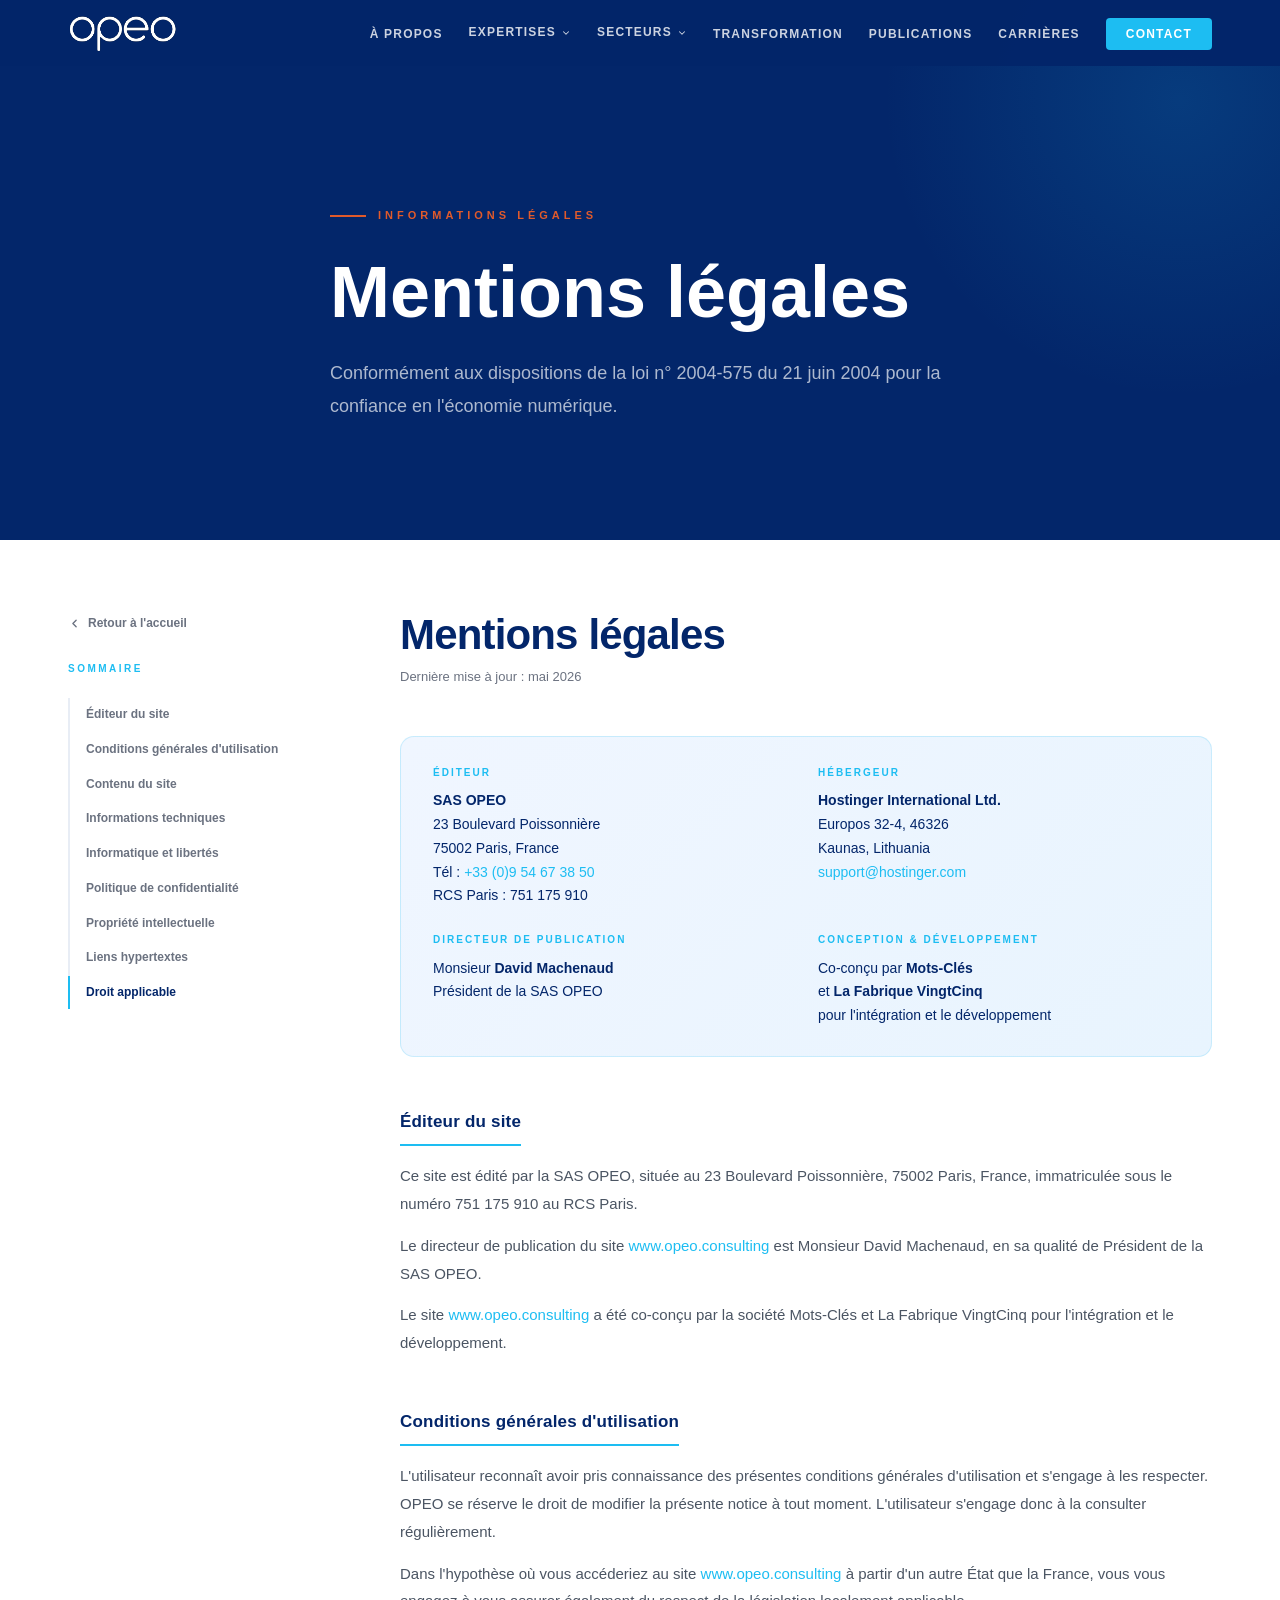
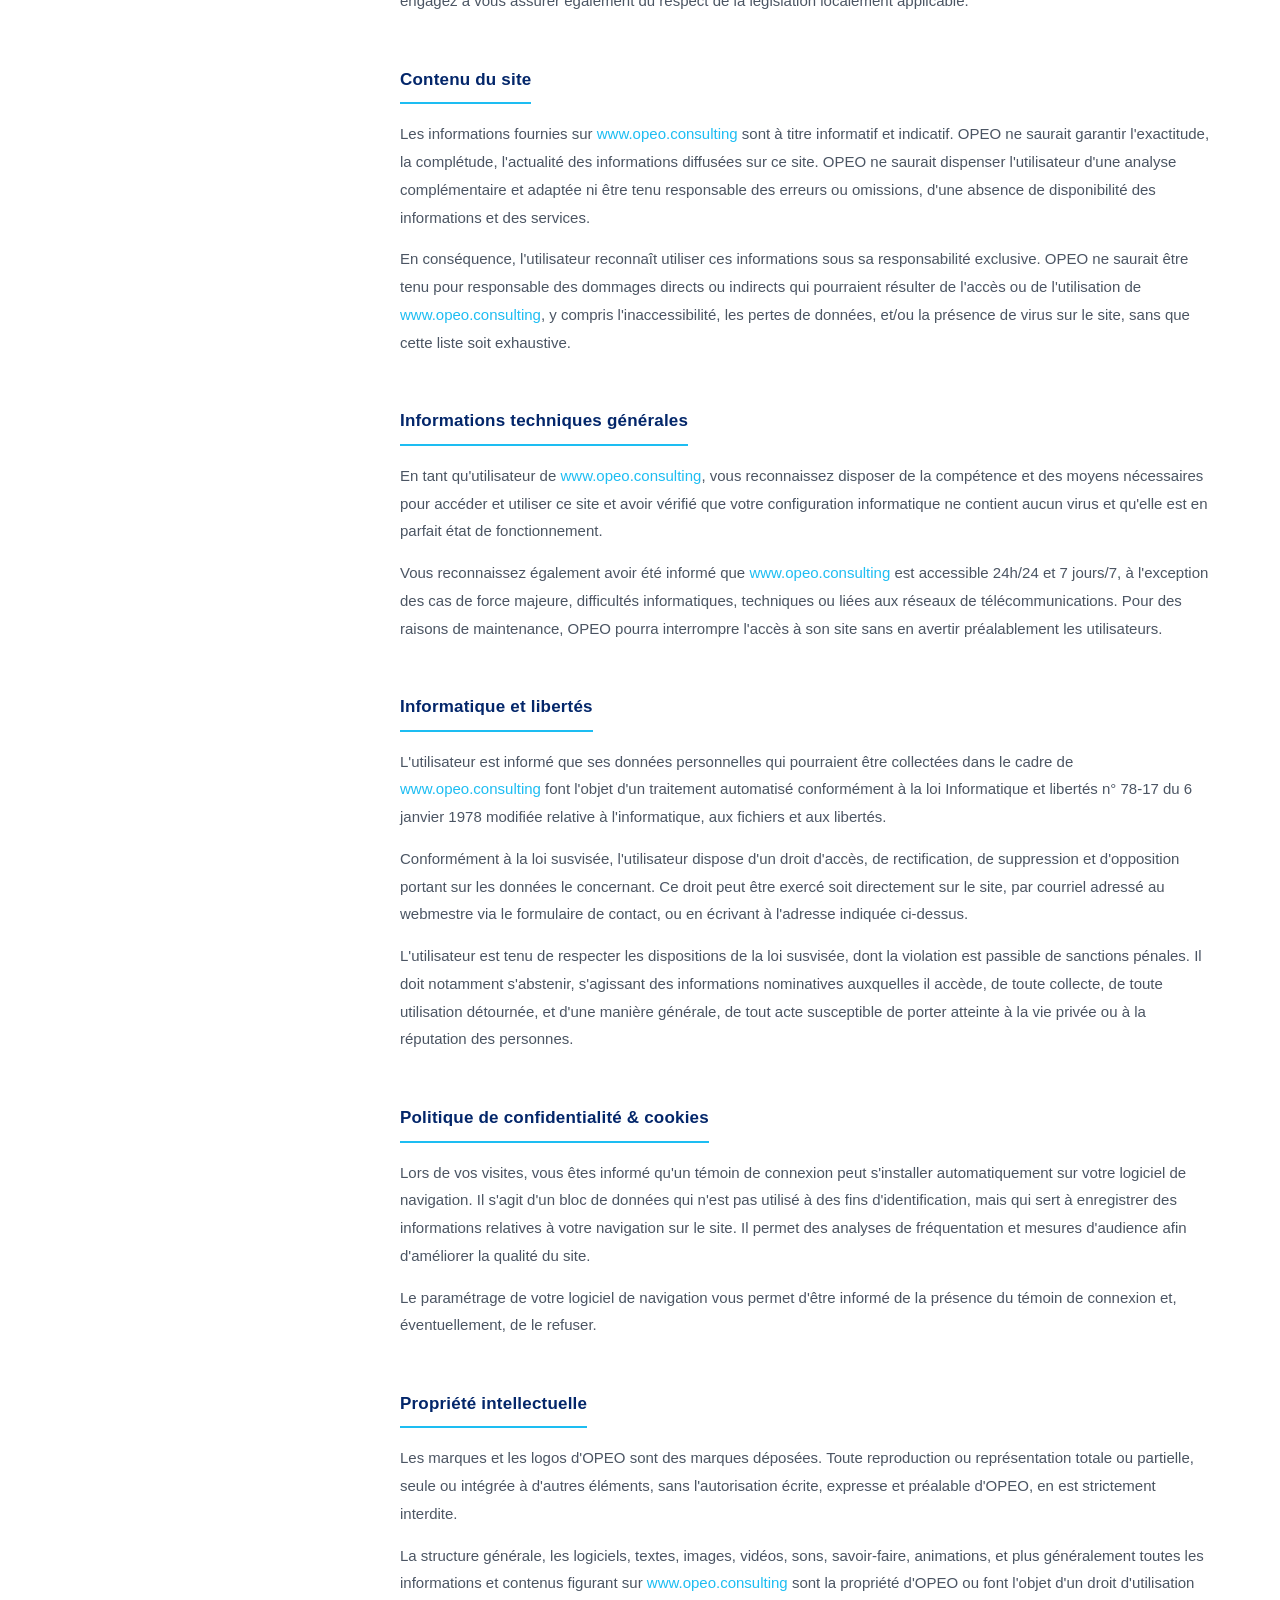
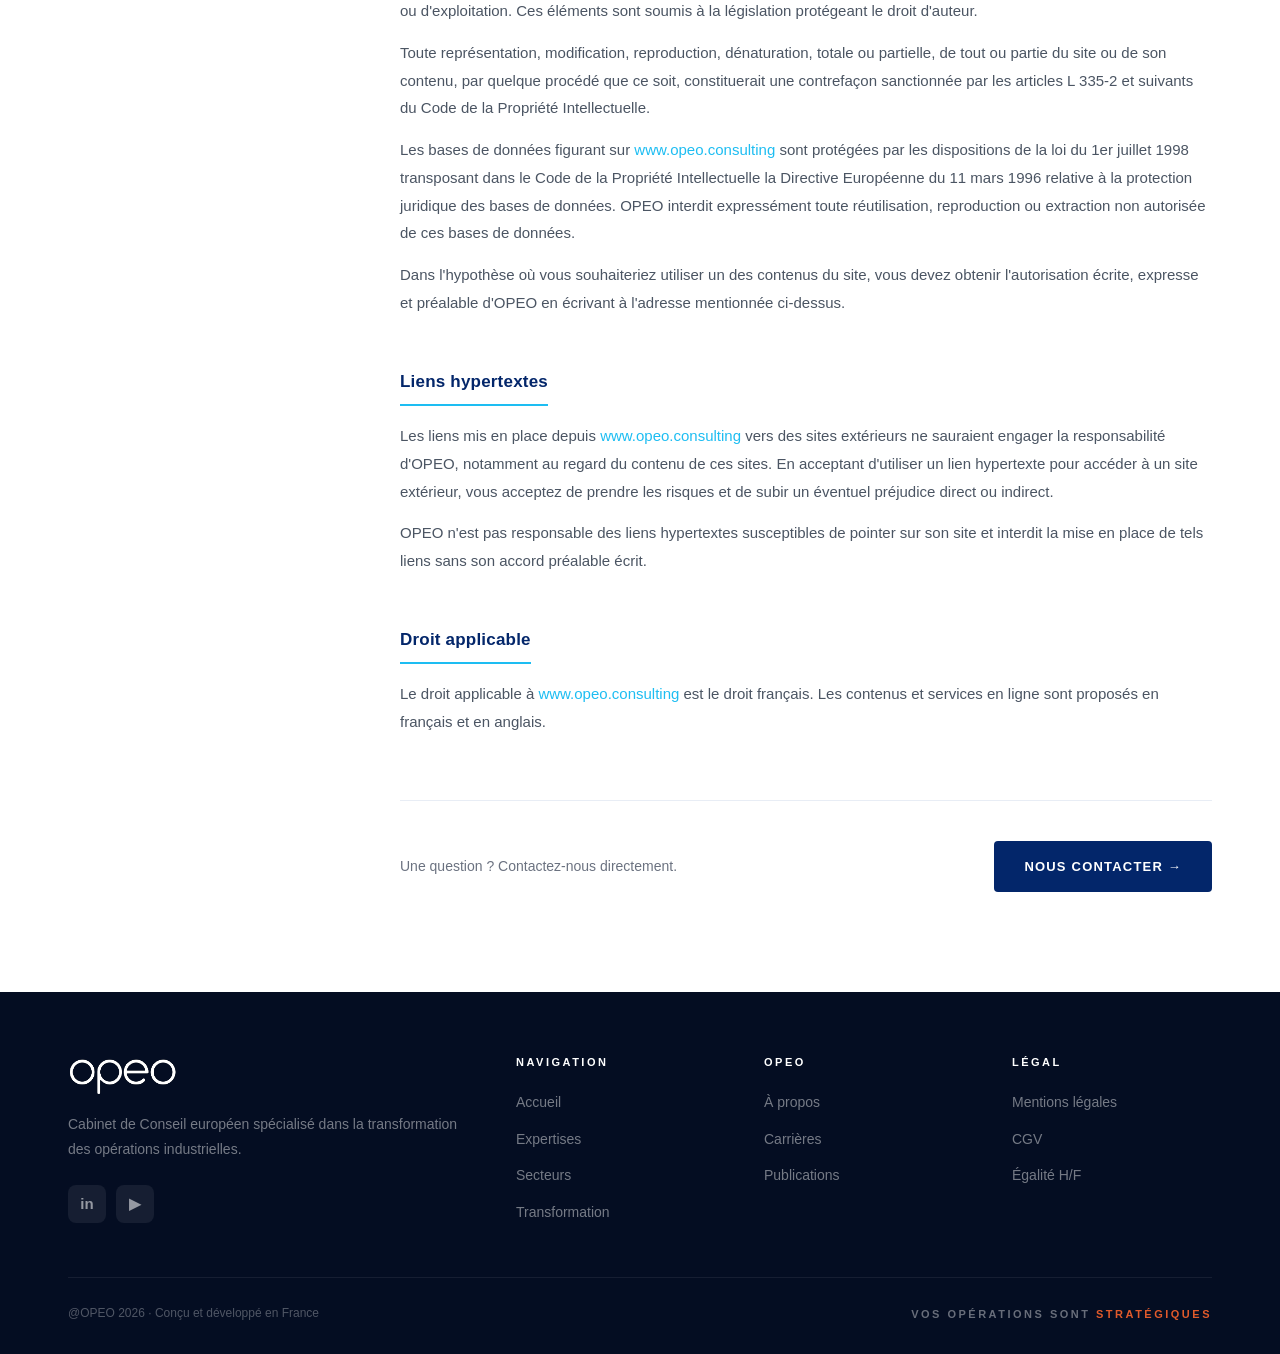
<file: mentions-legales.html>
<!DOCTYPE html>
<html lang="fr">
<head>
  <meta charset="UTF-8"/><meta name="viewport" content="width=device-width,initial-scale=1.0"/>
  <title>Mentions Légales — OPEO</title>
  <link rel="stylesheet" href="styles.css"/>
  <style>
    .ml-layout {
      background: #fff;
      padding: 72px 0 100px;
    }
    .ml-grid {
      display: grid;
      grid-template-columns: 260px 1fr;
      gap: 72px;
      align-items: start;
    }

    /* ── Sidebar TOC ── */
    .ml-toc {
      position: sticky;
      top: 104px;
    }
    .ml-toc-label {
      font-size: 10px;
      font-weight: 800;
      letter-spacing: 2.5px;
      text-transform: uppercase;
      color: var(--cyan);
      margin-bottom: 20px;
      display: block;
    }
    .ml-toc-list {
      list-style: none;
      padding: 0; margin: 0;
      display: flex;
      flex-direction: column;
      gap: 2px;
      border-left: 2px solid #e8edf5;
    }
    .ml-toc-list li a {
      display: block;
      padding: 8px 0 8px 16px;
      font-size: 12px;
      font-weight: 600;
      color: #6b7280;
      text-decoration: none;
      transition: color .18s, border-color .18s;
      border-left: 2px solid transparent;
      margin-left: -2px;
      line-height: 1.4;
    }
    .ml-toc-list li a:hover,
    .ml-toc-list li a.active {
      color: var(--navy);
      border-left-color: var(--cyan);
    }
    .ml-toc-back {
      display: inline-flex;
      align-items: center;
      gap: 7px;
      color: var(--gray);
      font-size: 12px;
      font-weight: 600;
      text-decoration: none;
      margin-bottom: 28px;
      transition: color .18s;
    }
    .ml-toc-back:hover { color: var(--navy); }
    .ml-toc-back svg { width:13px; height:13px; }

    /* ── Content ── */
    .ml-content h1 {
      font-size: clamp(28px, 3.5vw, 42px);
      color: var(--navy);
      font-weight: 800;
      letter-spacing: -0.02em;
      margin-bottom: 8px;
      line-height: 1.1;
    }
    .ml-content .ml-date {
      font-size: 13px;
      color: var(--gray);
      margin-bottom: 48px;
      display: block;
    }

    /* Editor card */
    .ml-editor-card {
      background: linear-gradient(135deg, #f0f6ff 0%, #e8f4fe 100%);
      border: 1px solid rgba(29,189,242,.18);
      border-radius: 14px;
      padding: 28px 32px;
      margin-bottom: 52px;
      display: grid;
      grid-template-columns: 1fr 1fr;
      gap: 24px;
    }
    .ml-editor-item {}
    .ml-editor-item .ml-ei-label {
      font-size: 10px;
      font-weight: 800;
      letter-spacing: 2px;
      text-transform: uppercase;
      color: var(--cyan);
      margin-bottom: 8px;
    }
    .ml-editor-item p {
      font-size: 14px;
      color: var(--navy);
      line-height: 1.7;
      margin: 0;
      font-weight: 500;
    }
    .ml-editor-item a {
      color: var(--cyan);
    }

    /* Sections */
    .ml-section {
      margin-bottom: 52px;
      scroll-margin-top: 110px;
    }
    .ml-section h2 {
      font-size: 17px;
      font-weight: 800;
      color: var(--navy);
      letter-spacing: .2px;
      margin-bottom: 16px;
      padding-bottom: 12px;
      border-bottom: 2px solid var(--cyan);
      display: inline-block;
    }
    .ml-section p {
      font-size: 15px;
      line-height: 1.85;
      color: #4b5563;
      margin-bottom: 14px;
    }
    .ml-section p:last-child { margin-bottom: 0; }
    .ml-section a {
      color: var(--cyan);
      text-decoration: none;
    }
    .ml-section a:hover {
      text-decoration: underline;
    }

    /* Hosting box */
    .ml-host-box {
      background: var(--offwhite);
      border-radius: 10px;
      padding: 18px 22px;
      margin-top: 14px;
      font-size: 14px;
      color: #4b5563;
      line-height: 1.7;
      border-left: 3px solid var(--navy);
    }
    .ml-host-box strong { color: var(--navy); }

    /* Bottom CTA */
    .ml-cta {
      margin-top: 64px;
      padding-top: 40px;
      border-top: 1px solid #e8edf5;
      display: flex;
      align-items: center;
      justify-content: space-between;
      flex-wrap: wrap;
      gap: 16px;
    }
    .ml-cta p {
      font-size: 14px;
      color: var(--gray);
      margin: 0;
    }

    @media (max-width: 860px) {
      .ml-grid { grid-template-columns: 1fr; }
      .ml-toc { position: static; display: none; }
      .ml-editor-card { grid-template-columns: 1fr; }
    }
  </style>
</head>
<body>

<!-- Mobile menu -->
<div class="mob-menu" id="mobMenu">
  <button class="mob-close" onclick="closeMob()">✕</button>
  <a href="index.html">Accueil</a><a href="a-propos.html">À propos</a>
  <a href="expertises.html">Expertises</a><a href="secteurs.html">Secteurs</a>
  <a href="transformation.html">Transformation</a><a href="publications.html">Publications</a>
  <a href="carrieres.html">Carrières</a><a href="contact.html">Contact</a>
</div>

<!-- Navbar -->
<nav class="navbar solid">
  <div class="container"><div class="nav-inner">
    <a href="index.html" class="nav-logo-link"><img src="assets/logos/logo-official.svg" class="nav-logo-img" alt="OPEO"/></a>
    <ul class="nav-links">
      <li><a href="a-propos.html">À propos</a></li>
      <li class="has-drop"><a href="expertises.html">Expertises <svg class="drop-chevron" viewBox="0 0 24 24" fill="none" stroke="currentColor" stroke-width="2.5" stroke-linecap="round" stroke-linejoin="round"><polyline points="6 9 12 15 18 9"/></svg></a>
        <div class="nav-drop nav-drop-wide"><div class="drop-grid"><a href="expertise-strategie.html" class="drop-card"><div class="drop-card-icon"><svg viewBox="0 0 24 24" fill="none" stroke="currentColor" stroke-width="2" stroke-linecap="round" stroke-linejoin="round"><circle cx="12" cy="12" r="10"/><line x1="22" y1="12" x2="18" y2="12"/><line x1="6" y1="12" x2="2" y2="12"/><line x1="12" y1="6" x2="12" y2="2"/><line x1="12" y1="22" x2="12" y2="18"/></svg></div><div><span class="drop-card-title">Stratégie Industrielle</span><span class="drop-card-desc">Réorientation et repositionnement industriel</span></div></a><a href="expertise-digital.html" class="drop-card"><div class="drop-card-icon"><svg viewBox="0 0 24 24" fill="none" stroke="currentColor" stroke-width="2" stroke-linecap="round" stroke-linejoin="round"><polygon points="13 2 3 14 12 14 11 22 21 10 12 10 13 2"/></svg></div><div><span class="drop-card-title">Digital &amp; Innovation</span><span class="drop-card-desc">Transformation numérique des opérations</span></div></a><a href="expertise-excellence.html" class="drop-card"><div class="drop-card-icon"><svg viewBox="0 0 24 24" fill="none" stroke="currentColor" stroke-width="2" stroke-linecap="round" stroke-linejoin="round"><polyline points="23 6 13.5 15.5 8.5 10.5 1 18"/><polyline points="17 6 23 6 23 12"/></svg></div><div><span class="drop-card-title">Excellence Opérationnelle</span><span class="drop-card-desc">Lean, performance et amélioration continue</span></div></a><a href="expertise-supply-chain.html" class="drop-card"><div class="drop-card-icon"><svg viewBox="0 0 24 24" fill="none" stroke="currentColor" stroke-width="2" stroke-linecap="round" stroke-linejoin="round"><path d="M21 16V8a2 2 0 0 0-1-1.73l-7-4a2 2 0 0 0-2 0l-7 4A2 2 0 0 0 3 8v8a2 2 0 0 0 1 1.73l7 4a2 2 0 0 0 2 0l7-4A2 2 0 0 0 21 16z"/><polyline points="3.27 6.96 12 12.01 20.73 6.96"/><line x1="12" y1="22.08" x2="12" y2="12"/></svg></div><div><span class="drop-card-title">Supply Chain</span><span class="drop-card-desc">Optimisation des flux et résilience</span></div></a><a href="expertise-rd.html" class="drop-card"><div class="drop-card-icon"><svg viewBox="0 0 24 24" fill="none" stroke="currentColor" stroke-width="2" stroke-linecap="round" stroke-linejoin="round"><path d="M9 3v10l-4 5h14l-4-5V3"/><line x1="6" y1="7" x2="18" y2="7"/></svg></div><div><span class="drop-card-title">R&amp;D &amp; Innovation</span><span class="drop-card-desc">Accélération des cycles d'innovation</span></div></a></div></div>
      </li>
      <li class="has-drop"><a href="secteurs.html">Secteurs <svg class="drop-chevron" viewBox="0 0 24 24" fill="none" stroke="currentColor" stroke-width="2.5" stroke-linecap="round" stroke-linejoin="round"><polyline points="6 9 12 15 18 9"/></svg></a>
        <div class="nav-drop nav-drop-wide"><div class="drop-grid drop-grid-1"><a href="secteurs.html#luxe" class="drop-card"><div class="drop-card-icon"><svg viewBox="0 0 24 24" fill="none" stroke="currentColor" stroke-width="2" stroke-linecap="round" stroke-linejoin="round"><polygon points="12 2 22 8.5 22 15.5 12 22 2 15.5 2 8.5 12 2"/></svg></div><div><span class="drop-card-title">Luxe</span></div></a><a href="secteurs.html#process" class="drop-card"><div class="drop-card-icon"><svg viewBox="0 0 24 24" fill="none" stroke="currentColor" stroke-width="2" stroke-linecap="round" stroke-linejoin="round"><path d="M9 3v10l-4 5h14l-4-5V3"/><line x1="6" y1="7" x2="18" y2="7"/></svg></div><div><span class="drop-card-title">Industrie de Process</span></div></a><a href="secteurs.html#aero" class="drop-card"><div class="drop-card-icon"><svg viewBox="0 0 24 24" fill="none" stroke="currentColor" stroke-width="2" stroke-linecap="round" stroke-linejoin="round"><line x1="22" y1="2" x2="11" y2="13"/><polygon points="22 2 15 22 11 13 2 9 22 2"/></svg></div><div><span class="drop-card-title">Aéronautique &amp; Défense</span></div></a><a href="secteurs.html#pharma" class="drop-card"><div class="drop-card-icon"><svg viewBox="0 0 24 24" fill="none" stroke="currentColor" stroke-width="2" stroke-linecap="round" stroke-linejoin="round"><polyline points="22 12 18 12 15 21 9 3 6 12 2 12"/></svg></div><div><span class="drop-card-title">Pharmaceutique – Santé</span></div></a><a href="secteurs.html#auto" class="drop-card"><div class="drop-card-icon"><svg viewBox="0 0 24 24" fill="none" stroke="currentColor" stroke-width="2" stroke-linecap="round" stroke-linejoin="round"><rect x="1" y="3" width="15" height="13"/><polygon points="16 8 20 8 23 11 23 16 16 16 16 8"/><circle cx="5.5" cy="18.5" r="2.5"/><circle cx="18.5" cy="18.5" r="2.5"/></svg></div><div><span class="drop-card-title">Automobile</span></div></a></div></div>
      </li>
      <li><a href="transformation.html">Transformation</a></li>
      <li><a href="publications.html">Publications</a></li>
      <li><a href="carrieres.html">Carrières</a></li>
      <li><a href="contact.html" class="cta-link">Contact</a></li>
    </ul>
    <button class="hamburger" onclick="openMob()"><span></span><span></span><span></span></button>
  </div></div>
</nav>

<!-- Hero -->
<section class="page-hero" style="padding:60px 0 50px;">
  <div class="page-hero-grid"></div><div class="page-hero-blob"></div>
  <div class="container">
    <div class="page-hero-eyebrow"><div class="page-hero-line"></div><span class="page-hero-tag">Informations légales</span></div>
    <h1>Mentions légales</h1>
    <p>Conformément aux dispositions de la loi n° 2004-575 du 21 juin 2004 pour la confiance en l'économie numérique.</p>
  </div>
</section>

<!-- Content -->
<section class="ml-layout">
  <div class="container">
    <div class="ml-grid">

      <!-- Sidebar -->
      <aside class="ml-toc">
        <a href="index.html" class="ml-toc-back">
          <svg viewBox="0 0 24 24" fill="none" stroke="currentColor" stroke-width="2.5" stroke-linecap="round" stroke-linejoin="round"><polyline points="15 18 9 12 15 6"/></svg>
          Retour à l'accueil
        </a>
        <span class="ml-toc-label">Sommaire</span>
        <ul class="ml-toc-list">
          <li><a href="#editeur">Éditeur du site</a></li>
          <li><a href="#cgu">Conditions générales d'utilisation</a></li>
          <li><a href="#contenu">Contenu du site</a></li>
          <li><a href="#technique">Informations techniques</a></li>
          <li><a href="#donnees">Informatique et libertés</a></li>
          <li><a href="#confidentialite">Politique de confidentialité</a></li>
          <li><a href="#propriete">Propriété intellectuelle</a></li>
          <li><a href="#liens">Liens hypertextes</a></li>
          <li><a href="#droit">Droit applicable</a></li>
        </ul>
      </aside>

      <!-- Main content -->
      <div class="ml-content">
        <h1>Mentions légales</h1>
        <span class="ml-date">Dernière mise à jour : mai 2026</span>

        <!-- Editor card -->
        <div class="ml-editor-card">
          <div class="ml-editor-item">
            <div class="ml-ei-label">Éditeur</div>
            <p>
              <strong>SAS OPEO</strong><br>
              23 Boulevard Poissonnière<br>
              75002 Paris, France<br>
              Tél : <a href="tel:+33954673850">+33 (0)9 54 67 38 50</a><br>
              RCS Paris : 751 175 910
            </p>
          </div>
          <div class="ml-editor-item">
            <div class="ml-ei-label">Hébergeur</div>
            <p>
              <strong>Hostinger International Ltd.</strong><br>
              Europos 32-4, 46326<br>
              Kaunas, Lithuania<br>
              <a href="mailto:support@hostinger.com">support@hostinger.com</a>
            </p>
          </div>
          <div class="ml-editor-item">
            <div class="ml-ei-label">Directeur de publication</div>
            <p>
              Monsieur <strong>David Machenaud</strong><br>
              Président de la SAS OPEO
            </p>
          </div>
          <div class="ml-editor-item">
            <div class="ml-ei-label">Conception & développement</div>
            <p>
              Co-conçu par <strong>Mots-Clés</strong><br>
              et <strong>La Fabrique VingtCinq</strong><br>
              pour l'intégration et le développement
            </p>
          </div>
        </div>

        <!-- Section 1 -->
        <div class="ml-section" id="editeur">
          <h2>Éditeur du site</h2>
          <p>Ce site est édité par la SAS OPEO, située au 23 Boulevard Poissonnière, 75002 Paris, France, immatriculée sous le numéro 751 175 910 au RCS Paris.</p>
          <p>Le directeur de publication du site <a href="https://www.opeo.consulting" target="_blank">www.opeo.consulting</a> est Monsieur David Machenaud, en sa qualité de Président de la SAS OPEO.</p>
          <p>Le site <a href="https://www.opeo.consulting" target="_blank">www.opeo.consulting</a> a été co-conçu par la société Mots-Clés et La Fabrique VingtCinq pour l'intégration et le développement.</p>
        </div>

        <!-- Section 2 -->
        <div class="ml-section" id="cgu">
          <h2>Conditions générales d'utilisation</h2>
          <p>L'utilisateur reconnaît avoir pris connaissance des présentes conditions générales d'utilisation et s'engage à les respecter. OPEO se réserve le droit de modifier la présente notice à tout moment. L'utilisateur s'engage donc à la consulter régulièrement.</p>
          <p>Dans l'hypothèse où vous accéderiez au site <a href="https://www.opeo.consulting" target="_blank">www.opeo.consulting</a> à partir d'un autre État que la France, vous vous engagez à vous assurer également du respect de la législation localement applicable.</p>
        </div>

        <!-- Section 3 -->
        <div class="ml-section" id="contenu">
          <h2>Contenu du site</h2>
          <p>Les informations fournies sur <a href="https://www.opeo.consulting" target="_blank">www.opeo.consulting</a> sont à titre informatif et indicatif. OPEO ne saurait garantir l'exactitude, la complétude, l'actualité des informations diffusées sur ce site. OPEO ne saurait dispenser l'utilisateur d'une analyse complémentaire et adaptée ni être tenu responsable des erreurs ou omissions, d'une absence de disponibilité des informations et des services.</p>
          <p>En conséquence, l'utilisateur reconnaît utiliser ces informations sous sa responsabilité exclusive. OPEO ne saurait être tenu pour responsable des dommages directs ou indirects qui pourraient résulter de l'accès ou de l'utilisation de <a href="https://www.opeo.consulting" target="_blank">www.opeo.consulting</a>, y compris l'inaccessibilité, les pertes de données, et/ou la présence de virus sur le site, sans que cette liste soit exhaustive.</p>
        </div>

        <!-- Section 4 -->
        <div class="ml-section" id="technique">
          <h2>Informations techniques générales</h2>
          <p>En tant qu'utilisateur de <a href="https://www.opeo.consulting" target="_blank">www.opeo.consulting</a>, vous reconnaissez disposer de la compétence et des moyens nécessaires pour accéder et utiliser ce site et avoir vérifié que votre configuration informatique ne contient aucun virus et qu'elle est en parfait état de fonctionnement.</p>
          <p>Vous reconnaissez également avoir été informé que <a href="https://www.opeo.consulting" target="_blank">www.opeo.consulting</a> est accessible 24h/24 et 7 jours/7, à l'exception des cas de force majeure, difficultés informatiques, techniques ou liées aux réseaux de télécommunications. Pour des raisons de maintenance, OPEO pourra interrompre l'accès à son site sans en avertir préalablement les utilisateurs.</p>
        </div>

        <!-- Section 5 -->
        <div class="ml-section" id="donnees">
          <h2>Informatique et libertés</h2>
          <p>L'utilisateur est informé que ses données personnelles qui pourraient être collectées dans le cadre de <a href="https://www.opeo.consulting" target="_blank">www.opeo.consulting</a> font l'objet d'un traitement automatisé conformément à la loi Informatique et libertés n° 78-17 du 6 janvier 1978 modifiée relative à l'informatique, aux fichiers et aux libertés.</p>
          <p>Conformément à la loi susvisée, l'utilisateur dispose d'un droit d'accès, de rectification, de suppression et d'opposition portant sur les données le concernant. Ce droit peut être exercé soit directement sur le site, par courriel adressé au webmestre via le formulaire de contact, ou en écrivant à l'adresse indiquée ci-dessus.</p>
          <p>L'utilisateur est tenu de respecter les dispositions de la loi susvisée, dont la violation est passible de sanctions pénales. Il doit notamment s'abstenir, s'agissant des informations nominatives auxquelles il accède, de toute collecte, de toute utilisation détournée, et d'une manière générale, de tout acte susceptible de porter atteinte à la vie privée ou à la réputation des personnes.</p>
        </div>

        <!-- Section 6 -->
        <div class="ml-section" id="confidentialite">
          <h2>Politique de confidentialité & cookies</h2>
          <p>Lors de vos visites, vous êtes informé qu'un témoin de connexion peut s'installer automatiquement sur votre logiciel de navigation. Il s'agit d'un bloc de données qui n'est pas utilisé à des fins d'identification, mais qui sert à enregistrer des informations relatives à votre navigation sur le site. Il permet des analyses de fréquentation et mesures d'audience afin d'améliorer la qualité du site.</p>
          <p>Le paramétrage de votre logiciel de navigation vous permet d'être informé de la présence du témoin de connexion et, éventuellement, de le refuser.</p>
        </div>

        <!-- Section 7 -->
        <div class="ml-section" id="propriete">
          <h2>Propriété intellectuelle</h2>
          <p>Les marques et les logos d'OPEO sont des marques déposées. Toute reproduction ou représentation totale ou partielle, seule ou intégrée à d'autres éléments, sans l'autorisation écrite, expresse et préalable d'OPEO, en est strictement interdite.</p>
          <p>La structure générale, les logiciels, textes, images, vidéos, sons, savoir-faire, animations, et plus généralement toutes les informations et contenus figurant sur <a href="https://www.opeo.consulting" target="_blank">www.opeo.consulting</a> sont la propriété d'OPEO ou font l'objet d'un droit d'utilisation ou d'exploitation. Ces éléments sont soumis à la législation protégeant le droit d'auteur.</p>
          <p>Toute représentation, modification, reproduction, dénaturation, totale ou partielle, de tout ou partie du site ou de son contenu, par quelque procédé que ce soit, constituerait une contrefaçon sanctionnée par les articles L 335-2 et suivants du Code de la Propriété Intellectuelle.</p>
          <p>Les bases de données figurant sur <a href="https://www.opeo.consulting" target="_blank">www.opeo.consulting</a> sont protégées par les dispositions de la loi du 1er juillet 1998 transposant dans le Code de la Propriété Intellectuelle la Directive Européenne du 11 mars 1996 relative à la protection juridique des bases de données. OPEO interdit expressément toute réutilisation, reproduction ou extraction non autorisée de ces bases de données.</p>
          <p>Dans l'hypothèse où vous souhaiteriez utiliser un des contenus du site, vous devez obtenir l'autorisation écrite, expresse et préalable d'OPEO en écrivant à l'adresse mentionnée ci-dessus.</p>
        </div>

        <!-- Section 8 -->
        <div class="ml-section" id="liens">
          <h2>Liens hypertextes</h2>
          <p>Les liens mis en place depuis <a href="https://www.opeo.consulting" target="_blank">www.opeo.consulting</a> vers des sites extérieurs ne sauraient engager la responsabilité d'OPEO, notamment au regard du contenu de ces sites. En acceptant d'utiliser un lien hypertexte pour accéder à un site extérieur, vous acceptez de prendre les risques et de subir un éventuel préjudice direct ou indirect.</p>
          <p>OPEO n'est pas responsable des liens hypertextes susceptibles de pointer sur son site et interdit la mise en place de tels liens sans son accord préalable écrit.</p>
        </div>

        <!-- Section 9 -->
        <div class="ml-section" id="droit">
          <h2>Droit applicable</h2>
          <p>Le droit applicable à <a href="https://www.opeo.consulting" target="_blank">www.opeo.consulting</a> est le droit français. Les contenus et services en ligne sont proposés en français et en anglais.</p>
        </div>

        <!-- Bottom CTA -->
        <div class="ml-cta">
          <p>Une question ? Contactez-nous directement.</p>
          <a href="contact.html" class="btn btn-navy">Nous contacter →</a>
        </div>

      </div><!-- /ml-content -->
    </div><!-- /ml-grid -->
  </div>
</section>

<!-- Footer -->
<footer class="footer"><div class="container">
  <div class="footer-grid">
    <div class="footer-brand"><a href="index.html" class="nav-logo-link"><img src="assets/logos/logo-official.svg" class="nav-logo-img" alt="OPEO"/></a><p>Cabinet de Conseil européen spécialisé dans la transformation des opérations industrielles.</p><div class="footer-socials"><a href="https://www.linkedin.com/company/opeo/" target="_blank" class="soc-link">in</a><a href="https://www.youtube.com/channel/UCHxWDzGkSoEmFhDaU6nbsCg" target="_blank" class="soc-link">▶</a></div></div>
    <div class="footer-col"><h4>Navigation</h4><ul class="footer-nav"><li><a href="index.html">Accueil</a></li><li><a href="expertises.html">Expertises</a></li><li><a href="secteurs.html">Secteurs</a></li><li><a href="transformation.html">Transformation</a></li></ul></div>
    <div class="footer-col"><h4>OPEO</h4><ul class="footer-nav"><li><a href="a-propos.html">À propos</a></li><li><a href="carrieres.html">Carrières</a></li><li><a href="publications.html">Publications</a></li></ul></div>
    <div class="footer-col"><h4>Légal</h4><ul class="footer-nav"><li><a href="mentions-legales.html">Mentions légales</a></li><li><a href="https://opeo.consulting" target="_blank">CGV</a></li><li><a href="https://opeo.consulting" target="_blank">Égalité H/F</a></li></ul></div>
  </div>
  <div class="footer-bottom"><p>@OPEO 2026 · Conçu et développé en France</p><div class="footer-tagline">Vos Opérations sont <em>Stratégiques</em></div></div>
</div></footer>

<script>
function openMob(){document.getElementById('mobMenu').classList.add('open');}
function closeMob(){document.getElementById('mobMenu').classList.remove('open');}

/* TOC active state on scroll */
const sections = document.querySelectorAll('.ml-section');
const tocLinks = document.querySelectorAll('.ml-toc-list a');
const observer = new IntersectionObserver(entries => {
  entries.forEach(entry => {
    if (entry.isIntersecting) {
      tocLinks.forEach(l => l.classList.remove('active'));
      const link = document.querySelector(`.ml-toc-list a[href="#${entry.target.id}"]`);
      if (link) link.classList.add('active');
    }
  });
}, { rootMargin: '-20% 0px -70% 0px' });
sections.forEach(s => observer.observe(s));
</script>
</body>
</html>
</file>
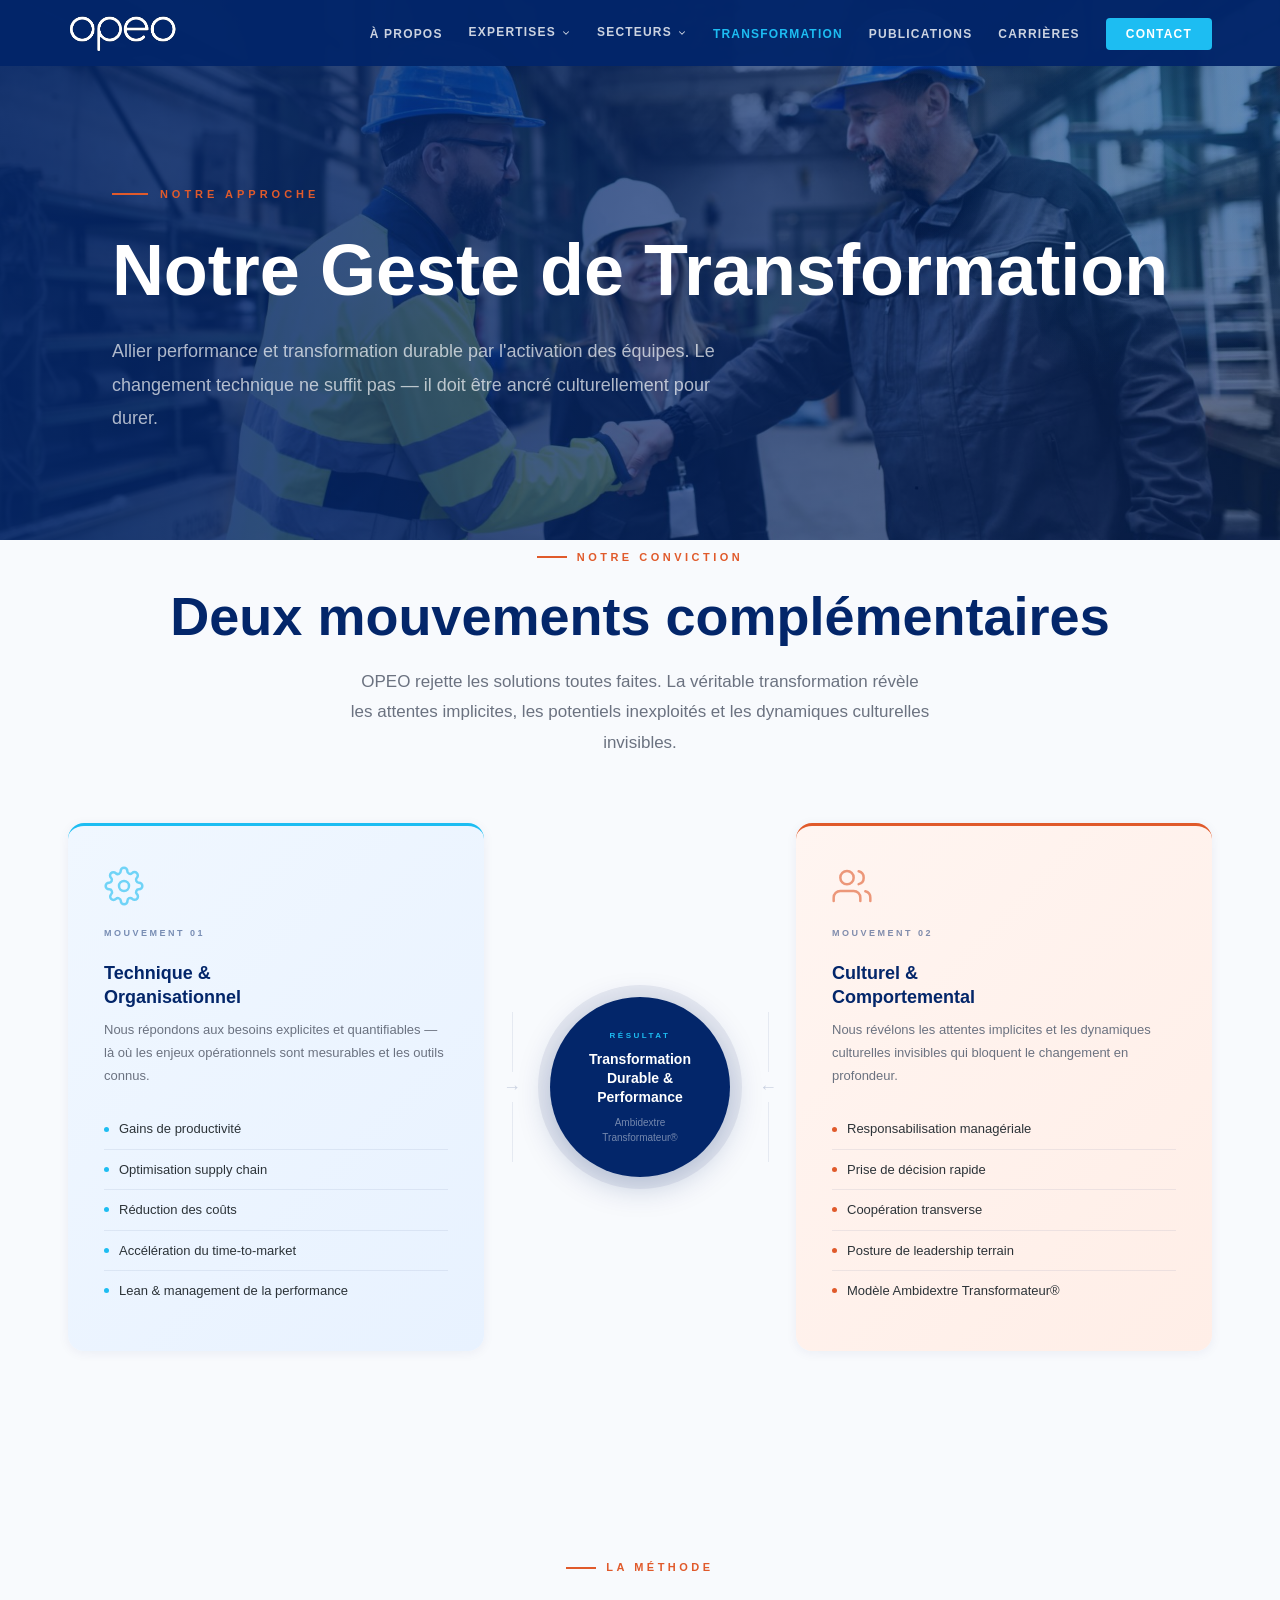
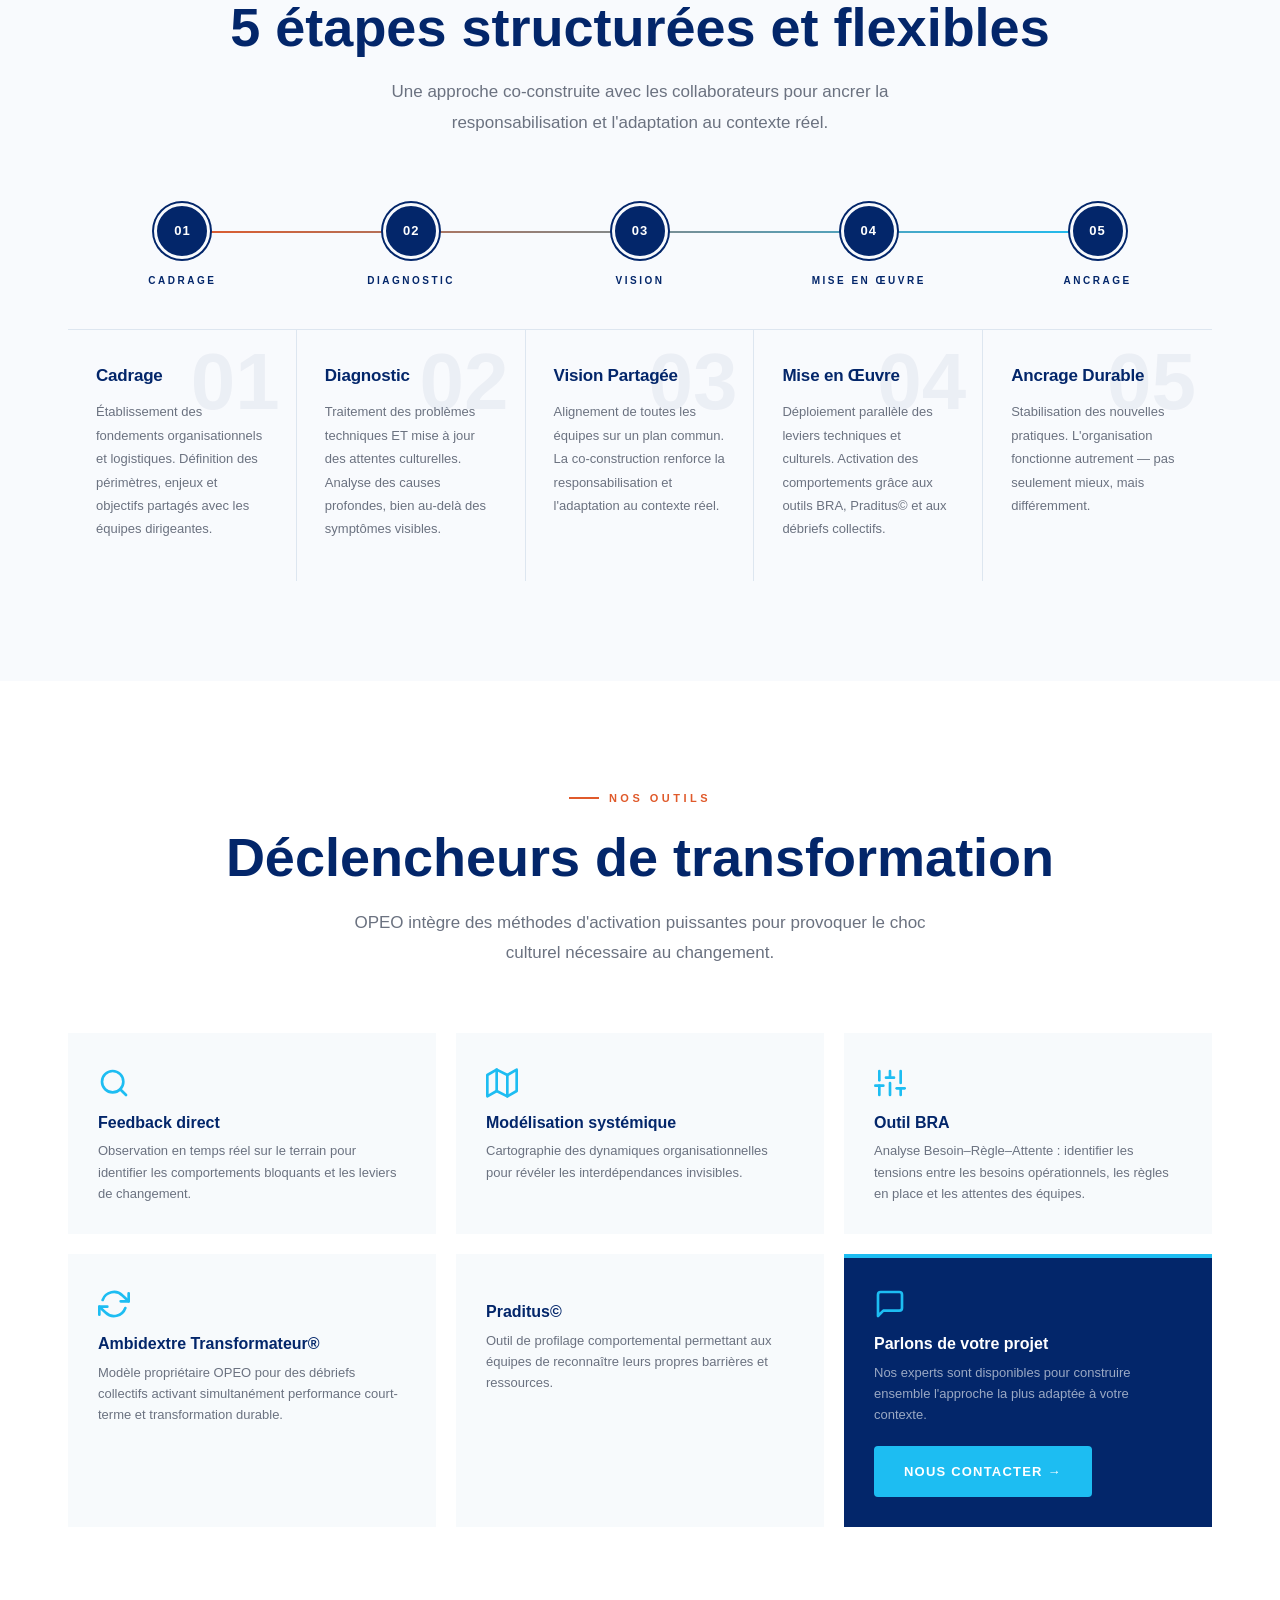
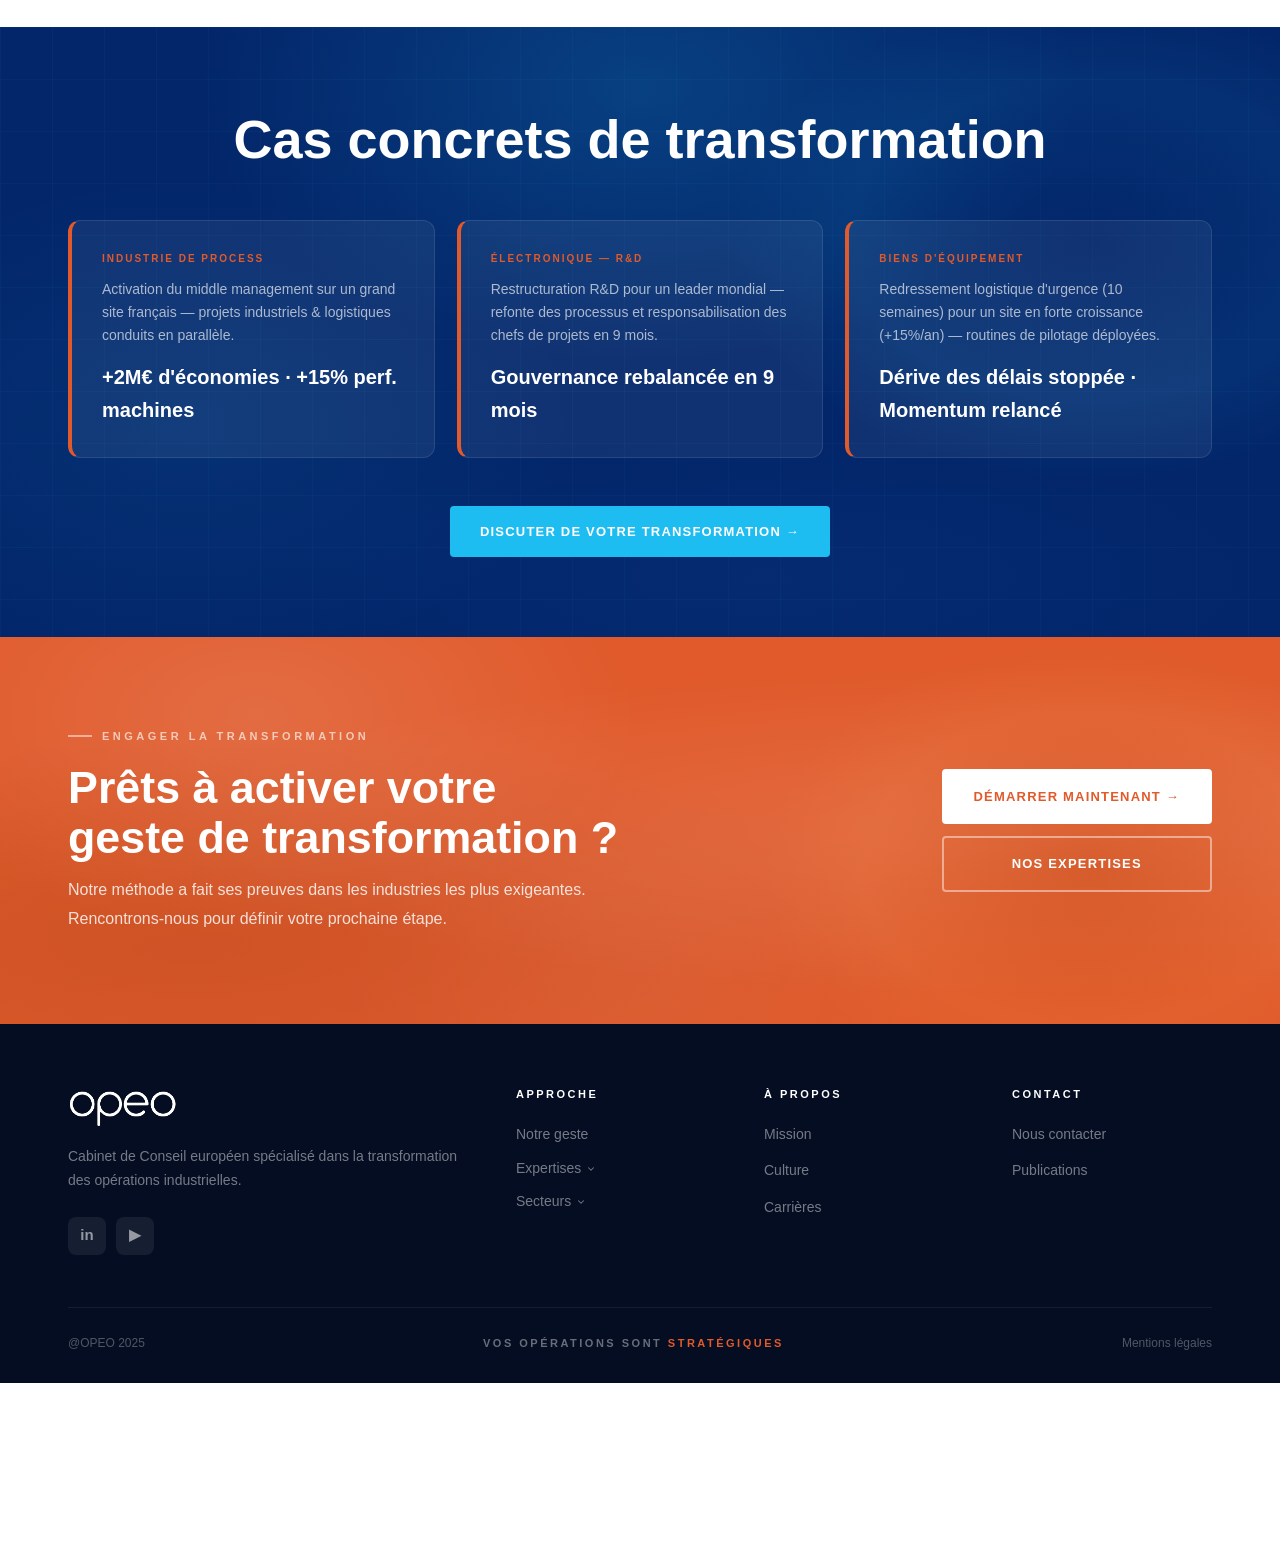
<file: transformation.html>
<!DOCTYPE html>
<html lang="fr">
<head>
  <meta charset="UTF-8"/><meta name="viewport" content="width=device-width,initial-scale=1.0"/>
  <title>Transformation — OPEO</title>
  <link rel="stylesheet" href="styles.css"/>
  <style>
    /* page-hero background */
    section.page-hero {
      background: url('assets/images/publications.jpg') center 30%/cover no-repeat !important;
    }
    .hero-transfo-overlay {
      position: absolute; inset: 0; z-index: 1;
      background: linear-gradient(to right, rgba(3,38,106,.88) 0%, rgba(3,38,106,.70) 55%, rgba(3,38,106,.55) 100%);
    }
    .page-hero .page-hero-grid, .page-hero .page-hero-blob { z-index: 2; }
    .page-hero .container { z-index: 3 !important; position: relative; }

    /* ── Dual Movement Section ───────────────────────────────────── */
    .philo { background:#f8fafd; padding-top:0; }
    .dual-move {
      display:flex; align-items:stretch; gap:0;
      margin-top:56px; position:relative;
    }
    /* Side cards */
    .dm-card {
      flex:1; background:#fff; border-radius:16px;
      padding:40px 36px; position:relative;
      box-shadow:0 2px 12px rgba(3,38,106,.06);
      transition:transform .3s var(--ease), box-shadow .3s var(--ease);
      display:flex; flex-direction:column; gap:0;
    }
    .dm-card:hover {
      transform:translateY(-6px);
      box-shadow:0 16px 40px rgba(3,38,106,.12);
    }
    .dm-left { background:linear-gradient(135deg,#f0f7ff 0%,#e8f2ff 100%); border-top:3px solid var(--cyan); }
    .dm-right { background:linear-gradient(135deg,#fff5f1 0%,#ffeee7 100%); border-top:3px solid var(--orange); }
    .dm-badge {
      display:inline-flex; align-items:center; gap:6px;
      font-size:9px; font-weight:700; letter-spacing:2.5px; text-transform:uppercase;
      margin-bottom:20px; color:var(--navy); opacity:.5;
    }
    .dm-card h3 { font-size:18px; color:var(--navy); margin-bottom:10px; line-height:1.35; font-weight:800; }
    .dm-card > p { font-size:13px; color:var(--gray); line-height:1.75; margin-bottom:22px; }
    .dm-list { list-style:none; margin:0; padding:0; display:flex; flex-direction:column; gap:0; }
    .dm-list li {
      font-size:13px; color:var(--dark); padding:9px 0;
      border-bottom:1px solid rgba(3,38,106,.07);
      display:flex; align-items:center; gap:10px; font-weight:500;
    }
    .dm-list li:last-child { border-bottom:none; }
    .dm-left .dm-list li::before { content:''; display:inline-block; width:5px; height:5px; border-radius:50%; background:var(--cyan); flex-shrink:0; }
    .dm-right .dm-list li::before { content:''; display:inline-block; width:5px; height:5px; border-radius:50%; background:var(--orange); flex-shrink:0; }
    /* Icon top */
    .dm-ico { width:40px; height:40px; margin-bottom:20px; opacity:.6; }
    .dm-ico svg { width:100%; height:100%; stroke:var(--navy); fill:none; stroke-width:1.5; stroke-linecap:round; stroke-linejoin:round; }
    .dm-left .dm-ico svg { stroke:var(--cyan); }
    .dm-right .dm-ico svg { stroke:var(--orange); }
    /* Flow connectors */
    .dm-flow {
      flex-shrink:0; width:56px; display:flex; flex-direction:column;
      align-items:center; justify-content:center; gap:6px; position:relative; z-index:1;
    }
    .dm-flow-arrow {
      font-size:18px; color:rgba(3,38,106,.18); line-height:1;
      transition:color .3s;
    }
    .dm-card:hover ~ .dm-flow .dm-flow-arrow,
    .dm-flow:has(+ .dm-card:hover) .dm-flow-arrow { color:var(--cyan); }
    .dm-flow-line {
      width:1px; height:60px; background:linear-gradient(to bottom, rgba(3,38,106,.08), rgba(3,38,106,.08));
    }
    /* Center circle */
    .dm-center {
      flex-shrink:0; width:200px; display:flex; align-items:center; justify-content:center;
    }
    .dm-center-inner {
      width:180px; height:180px; border-radius:50%;
      background:var(--navy);
      box-shadow:0 8px 32px rgba(3,38,106,.25), 0 0 0 12px rgba(3,38,106,.07);
      display:flex; flex-direction:column; align-items:center; justify-content:center;
      text-align:center; padding:20px;
      transition:transform .3s var(--ease), box-shadow .3s var(--ease);
    }
    .dm-center-inner:hover {
      transform:scale(1.06);
      box-shadow:0 16px 48px rgba(3,38,106,.35), 0 0 0 16px rgba(3,38,106,.06);
    }
    .dm-center-label {
      font-size:8px; font-weight:700; letter-spacing:2.5px; text-transform:uppercase;
      color:var(--cyan); margin-bottom:8px;
    }
    .dm-center-title {
      font-size:14px; font-weight:800; color:#fff; line-height:1.35;
    }
    .dm-center-sub {
      font-size:10px; color:rgba(255,255,255,.45); margin-top:8px; line-height:1.5;
    }
    /* Responsive */
    @media(max-width:900px){
      .dual-move { flex-direction:column; align-items:center; }
      .dm-card { width:100%; }
      .dm-flow { width:100%; height:40px; flex-direction:row; }
      .dm-flow-line { width:60px; height:1px; }
      .dm-flow-arrow { transform:rotate(90deg); }
      .dm-center { width:100%; }
      .dm-center-inner { width:160px; height:160px; }
    }
    /* ── NOUVELLE TIMELINE HORIZONTALE ── */
    .timeline-section { background:#f8fafd; }

    /* Connecteur horizontal avec nœuds */
    .method-track {
      display:grid;
      grid-template-columns: repeat(5,1fr);
      position:relative;
      margin-bottom:0;
    }
    .method-track::before {
      content:'';
      position:absolute;
      top:28px; left:10%; right:10%;
      height:2px;
      background:linear-gradient(90deg, var(--orange), var(--cyan));
      z-index:0;
    }

    .method-node {
      display:flex;
      flex-direction:column;
      align-items:center;
      position:relative;
      z-index:1;
      cursor:default;
    }

    .method-badge {
      width:56px; height:56px;
      border-radius:50%;
      background:var(--navy);
      color:#fff;
      font-size:13px; font-weight:900; letter-spacing:1px;
      display:flex; align-items:center; justify-content:center;
      border:3px solid #f8fafd;
      box-shadow:0 0 0 2px var(--navy);
      transition:background .25s, box-shadow .25s;
      position:relative;
    }
    .method-node:hover .method-badge {
      background:var(--orange);
      box-shadow:0 0 0 2px var(--orange), 0 8px 24px rgba(224,90,43,.25);
    }

    .method-node-name {
      margin-top:14px;
      font-size:10px; font-weight:700; letter-spacing:2.5px;
      text-transform:uppercase;
      color:var(--navy);
      text-align:center;
    }
    .method-node:hover .method-node-name { color:var(--orange); }

    /* Cards de contenu */
    .method-cards {
      display:grid;
      grid-template-columns: repeat(5,1fr);
      border-top:1px solid #dde6f0;
      margin-top:40px;
    }

    .method-card {
      padding:36px 28px 40px;
      border-right:1px solid #dde6f0;
      position:relative;
      overflow:hidden;
      transition:background .25s;
    }
    .method-card:last-child { border-right:none; }
    .method-card:hover { background:#fff; }

    /* Accent top coloré au hover */
    .method-card::before {
      content:'';
      position:absolute;
      top:0; left:0; right:0;
      height:3px;
      background:var(--orange);
      transform:scaleX(0);
      transform-origin:left;
      transition:transform .3s var(--ease);
    }
    .method-card:hover::before { transform:scaleX(1); }

    /* Grand numéro fantôme */
    .method-card-num {
      font-size:80px; font-weight:900;
      color:rgba(3,38,106,.05);
      line-height:1;
      position:absolute;
      top:12px; right:16px;
      font-family:'Gotham','Helvetica Neue',sans-serif;
      pointer-events:none;
      transition:color .25s;
    }
    .method-card:hover .method-card-num { color:rgba(224,90,43,.07); }

    .method-card h3 {
      font-size:17px; font-weight:900;
      color:var(--navy); margin-bottom:14px;
      letter-spacing:-.2px; line-height:1.2;
    }
    .method-card p {
      font-size:13px; color:var(--gray);
      line-height:1.8;
    }

    @media(max-width:960px){
      .method-track, .method-cards {
        grid-template-columns: 1fr 1fr;
      }
      .method-track::before { display:none; }
      .method-card { border-bottom:1px solid #dde6f0; }
    }
    @media(max-width:560px){
      .method-track, .method-cards { grid-template-columns:1fr; }
    }
    /* tools */
    .tools{background:#fff;}
    .tools-grid{display:grid;grid-template-columns:repeat(3,1fr);gap:20px;margin-top:52px;}
    .tool-card{background:var(--offwhite);border-radius:0;padding:30px;border-top:4px solid transparent;border-left:0;transition:all .3s var(--ease);}
    .tool-card:hover{border-top-color:var(--cyan);}
    .tool-ico{font-size:36px;margin-bottom:14px;}
    .tool-card h4{font-size:16px;color:var(--navy);margin-bottom:8px;}
    .tool-card p {font-size:13px;color:var(--gray);line-height:1.65;}
    /* results */
    .results{background:var(--navy);padding:80px 0;position:relative;overflow:hidden;}
    .results::before{content:'';position:absolute;inset:0;background-image:linear-gradient(rgba(29,189,242,.04) 1px,transparent 1px),linear-gradient(90deg,rgba(29,189,242,.04) 1px,transparent 1px);background-size:52px 52px;z-index:0;}
    .results .container{position:relative;z-index:1;}
    .ra1,.ra2,.ra3,.ra4{position:absolute;inset:0;pointer-events:none;}
    .ra1{background:radial-gradient(ellipse 800px 500px at 50% 10%,rgba(29,189,242,.22) 0%,transparent 55%);opacity:.8;animation:ca1 8s ease-in-out infinite alternate;}
    .ra2{background:radial-gradient(ellipse 600px 400px at 85% 35%,rgba(3,38,106,.6) 0%,rgba(29,189,242,.12) 40%,transparent 60%);opacity:.6;animation:ca2 6s ease-in-out infinite alternate-reverse;}
    .ra3{background:radial-gradient(ellipse 700px 450px at 15% 65%,rgba(29,189,242,.15) 0%,transparent 55%);opacity:.5;animation:ca3 10s ease-in-out infinite alternate;}
    .ra4{background:radial-gradient(ellipse 900px 250px at 60% 90%,rgba(29,100,200,.18) 0%,transparent 55%);opacity:.4;animation:ca4 7s ease-in-out infinite alternate-reverse;}
    @keyframes ca1{0%{transform:translateX(-80px) translateY(-40px) scale(1);}50%{transform:translateX(40px) translateY(25px) scale(1.15);}100%{transform:translateX(80px) translateY(-20px) scale(.9);}}
    @keyframes ca2{0%{transform:translateX(60px) translateY(30px) scale(.85);}50%{transform:translateX(-25px) translateY(-15px) scale(1.2);}100%{transform:translateX(-70px) translateY(50px) scale(.95);}}
    @keyframes ca3{0%{transform:translateX(-40px) translateY(15px) scale(1.1);}50%{transform:translateX(55px) translateY(-30px) scale(.85);}100%{transform:translateX(-15px) translateY(40px) scale(1.05);}}
    @keyframes ca4{0%{transform:translateX(25px) translateY(-15px) scale(.95);}50%{transform:translateX(-50px) translateY(8px) scale(1.1);}100%{transform:translateX(35px) translateY(-50px) scale(.85);}}
    .results h2{color:#fff;text-align:center;margin-bottom:48px;}
    .orange-band{position:relative;overflow:hidden;}
    .orange-band .container{position:relative;z-index:1;}
    .oa1,.oa2,.oa3,.oa4{position:absolute;inset:0;pointer-events:none;}
    .oa1{background:radial-gradient(ellipse 700px 400px at 20% 20%,rgba(255,255,255,.12) 0%,transparent 55%);opacity:.9;animation:ca1 9s ease-in-out infinite alternate;}
    .oa2{background:radial-gradient(ellipse 500px 350px at 85% 60%,rgba(180,60,0,.35) 0%,rgba(255,200,100,.08) 45%,transparent 65%);opacity:.7;animation:ca2 7s ease-in-out infinite alternate-reverse;}
    .oa3{background:radial-gradient(ellipse 600px 400px at 50% 90%,rgba(255,255,255,.08) 0%,transparent 50%);opacity:.5;animation:ca3 11s ease-in-out infinite alternate;}
    .oa4{background:radial-gradient(ellipse 800px 300px at 10% 70%,rgba(200,80,0,.2) 0%,transparent 55%);opacity:.4;animation:ca4 8s ease-in-out infinite alternate-reverse;}
    .res-grid{display:grid;grid-template-columns:repeat(3,1fr);gap:22px;}
    .res-card{background:rgba(255,255,255,.06);border:1px solid rgba(255,255,255,.1);border-radius:12px;padding:30px;border-left:4px solid var(--orange);}
    .res-tag{font-size:10px;font-weight:700;letter-spacing:2px;text-transform:uppercase;color:var(--orange);margin-bottom:10px;}
    .res-card p{color:rgba(255,255,255,.65);font-size:14px;line-height:1.65;}
    .res-kpi{margin-top:14px;font-size:20px;font-weight:900;color:#fff;}
    @media(max-width:960px){
      /* philo responsive handled in dm-* rules */
      .timeline::before{left:24px;}
      .tl-item{grid-template-columns:48px 1fr;}
      .tl-item:nth-child(odd) .tl-box,.tl-item:nth-child(even) .tl-box{grid-column:2;text-align:left;order:0;}
      .tl-item:nth-child(odd) .tl-dot,.tl-item:nth-child(even) .tl-dot{grid-column:1;}
      .tl-item:nth-child(odd) .tl-empty,.tl-item:nth-child(even) .tl-empty{display:none;}
      .tools-grid,.res-grid{grid-template-columns:1fr;}
    }
  </style>
</head>
<body>
<div class="mob-menu" id="mobMenu">
  <button class="mob-close" onclick="closeMob()">✕</button>
  <a href="index.html">Accueil</a><a href="a-propos.html">À propos</a>
  <a href="expertises.html">Expertises</a><a href="secteurs.html">Secteurs</a>
  <a href="transformation.html" class="active">Transformation</a><a href="publications.html">Publications</a>
  <a href="carrieres.html">Carrières</a><a href="contact.html">Contact</a>
</div>
<nav class="navbar solid">
  <div class="container"><div class="nav-inner">
    <a href="index.html" class="nav-logo-link"><img src="assets/logos/logo-official.svg" class="nav-logo-img" alt="OPEO" /></a>
    <ul class="nav-links">
      <li><a href="a-propos.html">À propos</a></li><li class="has-drop"><a href="expertises.html">Expertises <svg class="drop-chevron" viewBox="0 0 24 24" fill="none" stroke="currentColor" stroke-width="2.5" stroke-linecap="round" stroke-linejoin="round"><polyline points="6 9 12 15 18 9"/></svg></a><div class="nav-drop nav-drop-wide"><div class="drop-grid"><a href="expertise-strategie.html" class="drop-card"><div class="drop-card-icon"><svg viewBox="0 0 24 24" fill="none" stroke="currentColor" stroke-width="2" stroke-linecap="round" stroke-linejoin="round"><circle cx="12" cy="12" r="10"/><line x1="22" y1="12" x2="18" y2="12"/><line x1="6" y1="12" x2="2" y2="12"/><line x1="12" y1="6" x2="12" y2="2"/><line x1="12" y1="22" x2="12" y2="18"/></svg></div><div><span class="drop-card-title">Stratégie Industrielle</span><span class="drop-card-desc">Réorientation et repositionnement industriel</span></div></a><a href="expertise-digital.html" class="drop-card"><div class="drop-card-icon"><svg viewBox="0 0 24 24" fill="none" stroke="currentColor" stroke-width="2" stroke-linecap="round" stroke-linejoin="round"><polygon points="13 2 3 14 12 14 11 22 21 10 12 10 13 2"/></svg></div><div><span class="drop-card-title">Digital &amp; Innovation</span><span class="drop-card-desc">Transformation numérique des opérations</span></div></a><a href="expertise-excellence.html" class="drop-card"><div class="drop-card-icon"><svg viewBox="0 0 24 24" fill="none" stroke="currentColor" stroke-width="2" stroke-linecap="round" stroke-linejoin="round"><polyline points="23 6 13.5 15.5 8.5 10.5 1 18"/><polyline points="17 6 23 6 23 12"/></svg></div><div><span class="drop-card-title">Excellence Opérationnelle</span><span class="drop-card-desc">Lean, performance et amélioration continue</span></div></a><a href="expertise-supply-chain.html" class="drop-card"><div class="drop-card-icon"><svg viewBox="0 0 24 24" fill="none" stroke="currentColor" stroke-width="2" stroke-linecap="round" stroke-linejoin="round"><path d="M21 16V8a2 2 0 0 0-1-1.73l-7-4a2 2 0 0 0-2 0l-7 4A2 2 0 0 0 3 8v8a2 2 0 0 0 1 1.73l7 4a2 2 0 0 0 2 0l7-4A2 2 0 0 0 21 16z"/><polyline points="3.27 6.96 12 12.01 20.73 6.96"/><line x1="12" y1="22.08" x2="12" y2="12"/></svg></div><div><span class="drop-card-title">Supply Chain</span><span class="drop-card-desc">Optimisation des flux et résilience</span></div></a><a href="expertise-rd.html" class="drop-card"><div class="drop-card-icon"><svg viewBox="0 0 24 24" fill="none" stroke="currentColor" stroke-width="2" stroke-linecap="round" stroke-linejoin="round"><path d="M9 3v10l-4 5h14l-4-5V3"/><line x1="6" y1="7" x2="18" y2="7"/></svg></div><div><span class="drop-card-title">R&amp;D &amp; Innovation</span><span class="drop-card-desc">Accélération des cycles d'innovation</span></div></a></div></div></li>
      <li class="has-drop"><a href="secteurs.html">Secteurs <svg class="drop-chevron" viewBox="0 0 24 24" fill="none" stroke="currentColor" stroke-width="2.5" stroke-linecap="round" stroke-linejoin="round"><polyline points="6 9 12 15 18 9"/></svg></a><div class="nav-drop nav-drop-wide"><div class="drop-grid drop-grid-1"><a href="secteurs.html#luxe" class="drop-card"><div class="drop-card-icon"><svg viewBox="0 0 24 24" fill="none" stroke="currentColor" stroke-width="2" stroke-linecap="round" stroke-linejoin="round"><polygon points="12 2 22 8.5 22 15.5 12 22 2 15.5 2 8.5 12 2"/></svg></div><div><span class="drop-card-title">Luxe</span></div></a><a href="secteurs.html#process" class="drop-card"><div class="drop-card-icon"><svg viewBox="0 0 24 24" fill="none" stroke="currentColor" stroke-width="2" stroke-linecap="round" stroke-linejoin="round"><path d="M9 3v10l-4 5h14l-4-5V3"/><line x1="6" y1="7" x2="18" y2="7"/></svg></div><div><span class="drop-card-title">Industrie de Process</span></div></a><a href="secteurs.html#aero" class="drop-card"><div class="drop-card-icon"><svg viewBox="0 0 24 24" fill="none" stroke="currentColor" stroke-width="2" stroke-linecap="round" stroke-linejoin="round"><line x1="22" y1="2" x2="11" y2="13"/><polygon points="22 2 15 22 11 13 2 9 22 2"/></svg></div><div><span class="drop-card-title">Aéronautique &amp; Défense</span></div></a><a href="secteurs.html#pharma" class="drop-card"><div class="drop-card-icon"><svg viewBox="0 0 24 24" fill="none" stroke="currentColor" stroke-width="2" stroke-linecap="round" stroke-linejoin="round"><polyline points="22 12 18 12 15 21 9 3 6 12 2 12"/></svg></div><div><span class="drop-card-title">Pharmaceutique – Santé</span></div></a><a href="secteurs.html#auto" class="drop-card"><div class="drop-card-icon"><svg viewBox="0 0 24 24" fill="none" stroke="currentColor" stroke-width="2" stroke-linecap="round" stroke-linejoin="round"><rect x="1" y="3" width="15" height="13"/><polygon points="16 8 20 8 23 11 23 16 16 16 16 8"/><circle cx="5.5" cy="18.5" r="2.5"/><circle cx="18.5" cy="18.5" r="2.5"/></svg></div><div><span class="drop-card-title">Automobile</span></div></a></div></div></li><li><a href="transformation.html" class="active">Transformation</a></li>
      <li><a href="publications.html">Publications</a></li><li><a href="carrieres.html">Carrières</a></li>
      <li><a href="contact.html" class="cta-link">Contact</a></li>
    </ul>
    <button class="hamburger" onclick="openMob()"><span></span><span></span><span></span></button>
  </div></div>
</nav>

<section class="page-hero">
  <div class="hero-transfo-overlay"></div>
  <div class="page-hero-grid"></div><div class="page-hero-blob"></div>
  <div class="container">
    <div class="page-hero-eyebrow"><div class="page-hero-line"></div><span class="page-hero-tag">Notre approche</span></div>
    <h1>Notre Geste de Transformation</h1>
    <p>Allier performance et transformation durable par l'activation des équipes. Le changement technique ne suffit pas — il doit être ancré culturellement pour durer.</p>
  </div>
</section>

<!-- PHILOSOPHIE -->
<section class="philo page-pad">
  <div class="container">
    <div class="head-center reveal">
      <span class="label">Notre conviction</span>
      <h2 class="section-title">Deux mouvements complémentaires</h2>
      <p class="section-sub">OPEO rejette les solutions toutes faites. La véritable transformation révèle les attentes implicites, les potentiels inexploités et les dynamiques culturelles invisibles.</p>
    </div>
    <div class="dual-move reveal">

      <!-- ── GAUCHE : Technique & Organisationnel ── -->
      <div class="dm-card dm-left">
        <div class="dm-ico">
          <svg viewBox="0 0 24 24"><circle cx="12" cy="12" r="3"/><path d="M19.4 15a1.65 1.65 0 00.33 1.82l.06.06a2 2 0 010 2.83 2 2 0 01-2.83 0l-.06-.06a1.65 1.65 0 00-1.82-.33 1.65 1.65 0 00-1 1.51V21a2 2 0 01-2 2 2 2 0 01-2-2v-.09A1.65 1.65 0 009 19.4a1.65 1.65 0 00-1.82.33l-.06.06a2 2 0 01-2.83 0 2 2 0 010-2.83l.06-.06A1.65 1.65 0 004.68 15a1.65 1.65 0 00-1.51-1H3a2 2 0 01-2-2 2 2 0 012-2h.09A1.65 1.65 0 004.6 9a1.65 1.65 0 00-.33-1.82l-.06-.06a2 2 0 010-2.83 2 2 0 012.83 0l.06.06A1.65 1.65 0 009 4.68a1.65 1.65 0 001-1.51V3a2 2 0 012-2 2 2 0 012 2v.09a1.65 1.65 0 001 1.51 1.65 1.65 0 001.82-.33l.06-.06a2 2 0 012.83 0 2 2 0 010 2.83l-.06.06A1.65 1.65 0 0019.4 9a1.65 1.65 0 001.51 1H21a2 2 0 012 2 2 2 0 01-2 2h-.09a1.65 1.65 0 00-1.51 1z"/></svg>
        </div>
        <span class="dm-badge">Mouvement 01</span>
        <h3>Technique &amp;<br>Organisationnel</h3>
        <p>Nous répondons aux besoins explicites et quantifiables — là où les enjeux opérationnels sont mesurables et les outils connus.</p>
        <ul class="dm-list">
          <li>Gains de productivité</li>
          <li>Optimisation supply chain</li>
          <li>Réduction des coûts</li>
          <li>Accélération du time-to-market</li>
          <li>Lean &amp; management de la performance</li>
        </ul>
      </div>

      <!-- ── CONNECTEUR GAUCHE ── -->
      <div class="dm-flow">
        <div class="dm-flow-line"></div>
        <div class="dm-flow-arrow">&#8594;</div>
        <div class="dm-flow-line"></div>
      </div>

      <!-- ── CENTRE : Résultat ── -->
      <div class="dm-center">
        <div class="dm-center-inner">
          <div class="dm-center-label">Résultat</div>
          <div class="dm-center-title">Transformation<br>Durable &amp;<br>Performance</div>
          <div class="dm-center-sub">Ambidextre<br>Transformateur®</div>
        </div>
      </div>

      <!-- ── CONNECTEUR DROIT ── -->
      <div class="dm-flow">
        <div class="dm-flow-line"></div>
        <div class="dm-flow-arrow">&#8592;</div>
        <div class="dm-flow-line"></div>
      </div>

      <!-- ── DROITE : Culturel & Comportemental ── -->
      <div class="dm-card dm-right">
        <div class="dm-ico">
          <svg viewBox="0 0 24 24"><path d="M17 21v-2a4 4 0 00-4-4H5a4 4 0 00-4 4v2"/><circle cx="9" cy="7" r="4"/><path d="M23 21v-2a4 4 0 00-3-3.87"/><path d="M16 3.13a4 4 0 010 7.75"/></svg>
        </div>
        <span class="dm-badge">Mouvement 02</span>
        <h3>Culturel &amp;<br>Comportemental</h3>
        <p>Nous révélons les attentes implicites et les dynamiques culturelles invisibles qui bloquent le changement en profondeur.</p>
        <ul class="dm-list">
          <li>Responsabilisation managériale</li>
          <li>Prise de décision rapide</li>
          <li>Coopération transverse</li>
          <li>Posture de leadership terrain</li>
          <li>Modèle Ambidextre Transformateur®</li>
        </ul>
      </div>

    </div>
  </div>
</section>

<!-- TIMELINE 5 ÉTAPES -->
<section class="timeline-section page-pad">
  <div class="container">
    <div class="head-center reveal">
      <span class="label">La méthode</span>
      <h2 class="section-title">5 étapes structurées et flexibles</h2>
      <p class="section-sub">Une approche co-construite avec les collaborateurs pour ancrer la responsabilisation et l'adaptation au contexte réel.</p>
    </div>
    <!-- CONNECTEUR HORIZONTAL AVEC NŒUDS -->
    <div class="method-track reveal">
      <div class="method-node">
        <div class="method-badge">01</div>
        <div class="method-node-name">Cadrage</div>
      </div>
      <div class="method-node">
        <div class="method-badge">02</div>
        <div class="method-node-name">Diagnostic</div>
      </div>
      <div class="method-node">
        <div class="method-badge">03</div>
        <div class="method-node-name">Vision</div>
      </div>
      <div class="method-node">
        <div class="method-badge">04</div>
        <div class="method-node-name">Mise en Œuvre</div>
      </div>
      <div class="method-node">
        <div class="method-badge">05</div>
        <div class="method-node-name">Ancrage</div>
      </div>
    </div>

    <!-- CARDS DE CONTENU -->
    <div class="method-cards reveal">
      <div class="method-card">
        <span class="method-card-num">01</span>
        <h3>Cadrage</h3>
        <p>Établissement des fondements organisationnels et logistiques. Définition des périmètres, enjeux et objectifs partagés avec les équipes dirigeantes.</p>
      </div>
      <div class="method-card">
        <span class="method-card-num">02</span>
        <h3>Diagnostic</h3>
        <p>Traitement des problèmes techniques ET mise à jour des attentes culturelles. Analyse des causes profondes, bien au-delà des symptômes visibles.</p>
      </div>
      <div class="method-card">
        <span class="method-card-num">03</span>
        <h3>Vision Partagée</h3>
        <p>Alignement de toutes les équipes sur un plan commun. La co-construction renforce la responsabilisation et l'adaptation au contexte réel.</p>
      </div>
      <div class="method-card">
        <span class="method-card-num">04</span>
        <h3>Mise en Œuvre</h3>
        <p>Déploiement parallèle des leviers techniques et culturels. Activation des comportements grâce aux outils BRA, Praditus© et aux débriefs collectifs.</p>
      </div>
      <div class="method-card">
        <span class="method-card-num">05</span>
        <h3>Ancrage Durable</h3>
        <p>Stabilisation des nouvelles pratiques. L'organisation fonctionne autrement — pas seulement mieux, mais différemment.</p>
      </div>
    </div>
  </div>
</section>

<!-- OUTILS D'ACTIVATION -->
<section class="tools page-pad">
  <div class="container">
    <div class="head-center reveal">
      <span class="label">Nos outils</span>
      <h2 class="section-title">Déclencheurs de transformation</h2>
      <p class="section-sub">OPEO intègre des méthodes d'activation puissantes pour provoquer le choc culturel nécessaire au changement.</p>
    </div>
    <div class="tools-grid reveal">
      <div class="tool-card"><div class="tool-ico"><svg class="ico-svg" viewBox="0 0 24 24" fill="none" stroke="currentColor" stroke-width="2" stroke-linecap="round" stroke-linejoin="round"><circle cx="11" cy="11" r="8"/><line x1="21" y1="21" x2="16.65" y2="16.65"/></svg></div><h4>Feedback direct</h4><p>Observation en temps réel sur le terrain pour identifier les comportements bloquants et les leviers de changement.</p></div>
      <div class="tool-card"><div class="tool-ico"><svg class="ico-svg" viewBox="0 0 24 24" fill="none" stroke="currentColor" stroke-width="2" stroke-linecap="round" stroke-linejoin="round"><polygon points="1 6 1 22 8 18 16 22 23 18 23 2 16 6 8 2 1 6"/><line x1="8" y1="2" x2="8" y2="18"/><line x1="16" y1="6" x2="16" y2="22"/></svg></div><h4>Modélisation systémique</h4><p>Cartographie des dynamiques organisationnelles pour révéler les interdépendances invisibles.</p></div>
      <div class="tool-card"><div class="tool-ico"><svg class="ico-svg" viewBox="0 0 24 24" fill="none" stroke="currentColor" stroke-width="2" stroke-linecap="round" stroke-linejoin="round"><line x1="4" y1="21" x2="4" y2="14"/><line x1="4" y1="10" x2="4" y2="3"/><line x1="12" y1="21" x2="12" y2="12"/><line x1="12" y1="8" x2="12" y2="3"/><line x1="20" y1="21" x2="20" y2="16"/><line x1="20" y1="12" x2="20" y2="3"/><line x1="1" y1="14" x2="7" y2="14"/><line x1="9" y1="8" x2="15" y2="8"/><line x1="17" y1="16" x2="23" y2="16"/></svg></div><h4>Outil BRA</h4><p>Analyse Besoin–Règle–Attente : identifier les tensions entre les besoins opérationnels, les règles en place et les attentes des équipes.</p></div>
      <div class="tool-card"><div class="tool-ico"><svg class="ico-svg" viewBox="0 0 24 24" fill="none" stroke="currentColor" stroke-width="2" stroke-linecap="round" stroke-linejoin="round"><polyline points="23 4 23 10 17 10"/><polyline points="1 20 1 14 7 14"/><path d="M3.51 9a9 9 0 0 1 14.85-3.36L23 10M1 14l4.64 4.36A9 9 0 0 0 20.49 15"/></svg></div><h4>Ambidextre Transformateur®</h4><p>Modèle propriétaire OPEO pour des débriefs collectifs activant simultanément performance court-terme et transformation durable.</p></div>
      <div class="tool-card"><div class="tool-ico"></div><h4>Praditus©</h4><p>Outil de profilage comportemental permettant aux équipes de reconnaître leurs propres barrières et ressources.</p></div>
      <div class="tool-card" style="background:var(--navy);border-top-color:var(--cyan);">
        <div class="tool-ico"><svg class="ico-svg" viewBox="0 0 24 24" fill="none" stroke="currentColor" stroke-width="2" stroke-linecap="round" stroke-linejoin="round"><path d="M21 15a2 2 0 0 1-2 2H7l-4 4V5a2 2 0 0 1 2-2h14a2 2 0 0 1 2 2z"/></svg></div>
        <h4 style="color:#fff">Parlons de votre projet</h4>
        <p style="color:rgba(255,255,255,.6)">Nos experts sont disponibles pour construire ensemble l'approche la plus adaptée à votre contexte.</p>
        <a href="contact.html" class="btn btn-cyan" style="margin-top:20px">Nous contacter →</a>
      </div>
    </div>
  </div>
</section>

<!-- CAS CONCRETS -->
<section class="results">
      <div class="ra1"></div><div class="ra2"></div><div class="ra3"></div><div class="ra4"></div>
  <div class="container">
    <div class="reveal"><h2 class="section-title" style="color:#fff;text-align:center;margin-bottom:48px">Cas concrets de transformation</h2></div>
    <div class="res-grid reveal">
      <div class="res-card">
        <div class="res-tag">Industrie de Process</div>
        <p>Activation du middle management sur un grand site français — projets industriels &amp; logistiques conduits en parallèle.</p>
        <div class="res-kpi">+2M€ d'économies · +15% perf. machines</div>
      </div>
      <div class="res-card">
        <div class="res-tag">Électronique — R&amp;D</div>
        <p>Restructuration R&amp;D pour un leader mondial — refonte des processus et responsabilisation des chefs de projets en 9 mois.</p>
        <div class="res-kpi">Gouvernance rebalancée en 9 mois</div>
      </div>
      <div class="res-card">
        <div class="res-tag">Biens d'équipement</div>
        <p>Redressement logistique d'urgence (10 semaines) pour un site en forte croissance (+15%/an) — routines de pilotage déployées.</p>
        <div class="res-kpi">Dérive des délais stoppée · Momentum relancé</div>
      </div>
    </div>
    <div style="text-align:center;margin-top:48px;" class="reveal">
      <a href="contact.html" class="btn btn-cyan">Discuter de votre transformation →</a>
    </div>
  </div>
</section>

<!-- ORANGE CTA BAND -->
<section class="orange-band">
      <div class="oa1"></div><div class="oa2"></div><div class="oa3"></div><div class="oa4"></div>
  <div class="container">
    <div class="orange-band-inner reveal">
      <div>
        <div class="orange-band-eyebrow">Engager la transformation</div>
        <h2>Prêts à activer votre<br>geste de transformation ?</h2>
        <p>Notre méthode a fait ses preuves dans les industries les plus exigeantes. Rencontrons-nous pour définir votre prochaine étape.</p>
      </div>
      <div class="orange-band-actions">
        <a href="contact.html" class="btn btn-white">Démarrer maintenant →</a>
        <a href="expertises.html" class="btn btn-ghost-white">Nos expertises</a>
      </div>
    </div>
  </div>
</section>

<footer class="footer"><div class="container">
  <div class="footer-grid">
    <div class="footer-brand"><a href="index.html" class="nav-logo-link"><img src="assets/logos/logo-official.svg" class="nav-logo-img" alt="OPEO" /></a><p>Cabinet de Conseil européen spécialisé dans la transformation des opérations industrielles.</p><div class="footer-socials"><a href="https://www.linkedin.com/company/opeo/" target="_blank" class="soc-link">in</a><a href="https://www.youtube.com/channel/UCHxWDzGkSoEmFhDaU6nbsCg" target="_blank" class="soc-link">▶</a></div></div>
    <div class="footer-col"><h4>Approche</h4><ul class="footer-nav"><li><a href="transformation.html">Notre geste</a></li><li class="has-drop"><a href="expertises.html">Expertises <svg class="drop-chevron" viewBox="0 0 24 24" fill="none" stroke="currentColor" stroke-width="2.5" stroke-linecap="round" stroke-linejoin="round"><polyline points="6 9 12 15 18 9"/></svg></a><div class="nav-drop nav-drop-wide"><div class="drop-grid"><a href="expertise-strategie.html" class="drop-card"><div class="drop-card-icon"><svg viewBox="0 0 24 24" fill="none" stroke="currentColor" stroke-width="2" stroke-linecap="round" stroke-linejoin="round"><circle cx="12" cy="12" r="10"/><line x1="22" y1="12" x2="18" y2="12"/><line x1="6" y1="12" x2="2" y2="12"/><line x1="12" y1="6" x2="12" y2="2"/><line x1="12" y1="22" x2="12" y2="18"/></svg></div><div><span class="drop-card-title">Stratégie Industrielle</span><span class="drop-card-desc">Réorientation et repositionnement industriel</span></div></a><a href="expertise-digital.html" class="drop-card"><div class="drop-card-icon"><svg viewBox="0 0 24 24" fill="none" stroke="currentColor" stroke-width="2" stroke-linecap="round" stroke-linejoin="round"><polygon points="13 2 3 14 12 14 11 22 21 10 12 10 13 2"/></svg></div><div><span class="drop-card-title">Digital &amp; Innovation</span><span class="drop-card-desc">Transformation numérique des opérations</span></div></a><a href="expertise-excellence.html" class="drop-card"><div class="drop-card-icon"><svg viewBox="0 0 24 24" fill="none" stroke="currentColor" stroke-width="2" stroke-linecap="round" stroke-linejoin="round"><polyline points="23 6 13.5 15.5 8.5 10.5 1 18"/><polyline points="17 6 23 6 23 12"/></svg></div><div><span class="drop-card-title">Excellence Opérationnelle</span><span class="drop-card-desc">Lean, performance et amélioration continue</span></div></a><a href="expertise-supply-chain.html" class="drop-card"><div class="drop-card-icon"><svg viewBox="0 0 24 24" fill="none" stroke="currentColor" stroke-width="2" stroke-linecap="round" stroke-linejoin="round"><path d="M21 16V8a2 2 0 0 0-1-1.73l-7-4a2 2 0 0 0-2 0l-7 4A2 2 0 0 0 3 8v8a2 2 0 0 0 1 1.73l7 4a2 2 0 0 0 2 0l7-4A2 2 0 0 0 21 16z"/><polyline points="3.27 6.96 12 12.01 20.73 6.96"/><line x1="12" y1="22.08" x2="12" y2="12"/></svg></div><div><span class="drop-card-title">Supply Chain</span><span class="drop-card-desc">Optimisation des flux et résilience</span></div></a><a href="expertise-rd.html" class="drop-card"><div class="drop-card-icon"><svg viewBox="0 0 24 24" fill="none" stroke="currentColor" stroke-width="2" stroke-linecap="round" stroke-linejoin="round"><path d="M9 3v10l-4 5h14l-4-5V3"/><line x1="6" y1="7" x2="18" y2="7"/></svg></div><div><span class="drop-card-title">R&amp;D &amp; Innovation</span><span class="drop-card-desc">Accélération des cycles d'innovation</span></div></a></div></div></li><li class="has-drop"><a href="secteurs.html">Secteurs <svg class="drop-chevron" viewBox="0 0 24 24" fill="none" stroke="currentColor" stroke-width="2.5" stroke-linecap="round" stroke-linejoin="round"><polyline points="6 9 12 15 18 9"/></svg></a><div class="nav-drop nav-drop-wide"><div class="drop-grid drop-grid-1"><a href="secteurs.html#luxe" class="drop-card"><div class="drop-card-icon"><svg viewBox="0 0 24 24" fill="none" stroke="currentColor" stroke-width="2" stroke-linecap="round" stroke-linejoin="round"><polygon points="12 2 22 8.5 22 15.5 12 22 2 15.5 2 8.5 12 2"/></svg></div><div><span class="drop-card-title">Luxe</span></div></a><a href="secteurs.html#process" class="drop-card"><div class="drop-card-icon"><svg viewBox="0 0 24 24" fill="none" stroke="currentColor" stroke-width="2" stroke-linecap="round" stroke-linejoin="round"><path d="M9 3v10l-4 5h14l-4-5V3"/><line x1="6" y1="7" x2="18" y2="7"/></svg></div><div><span class="drop-card-title">Industrie de Process</span></div></a><a href="secteurs.html#aero" class="drop-card"><div class="drop-card-icon"><svg viewBox="0 0 24 24" fill="none" stroke="currentColor" stroke-width="2" stroke-linecap="round" stroke-linejoin="round"><line x1="22" y1="2" x2="11" y2="13"/><polygon points="22 2 15 22 11 13 2 9 22 2"/></svg></div><div><span class="drop-card-title">Aéronautique &amp; Défense</span></div></a><a href="secteurs.html#pharma" class="drop-card"><div class="drop-card-icon"><svg viewBox="0 0 24 24" fill="none" stroke="currentColor" stroke-width="2" stroke-linecap="round" stroke-linejoin="round"><polyline points="22 12 18 12 15 21 9 3 6 12 2 12"/></svg></div><div><span class="drop-card-title">Pharmaceutique – Santé</span></div></a><a href="secteurs.html#auto" class="drop-card"><div class="drop-card-icon"><svg viewBox="0 0 24 24" fill="none" stroke="currentColor" stroke-width="2" stroke-linecap="round" stroke-linejoin="round"><rect x="1" y="3" width="15" height="13"/><polygon points="16 8 20 8 23 11 23 16 16 16 16 8"/><circle cx="5.5" cy="18.5" r="2.5"/><circle cx="18.5" cy="18.5" r="2.5"/></svg></div><div><span class="drop-card-title">Automobile</span></div></a></div></div></li></ul></div>
    <div class="footer-col"><h4>À propos</h4><ul class="footer-nav"><li><a href="a-propos.html">Mission</a></li><li><a href="a-propos.html">Culture</a></li><li><a href="carrieres.html">Carrières</a></li></ul></div>
    <div class="footer-col"><h4>Contact</h4><ul class="footer-nav"><li><a href="contact.html">Nous contacter</a></li><li><a href="publications.html">Publications</a></li></ul></div>
  </div>
  <div class="footer-bottom"><p>@OPEO 2025</p><div class="footer-tagline">Vos Opérations sont <em>Stratégiques</em></div><p>Mentions légales</p></div>
</div></footer>
<script>
function openMob(){document.getElementById('mobMenu').classList.add('open');}
function closeMob(){document.getElementById('mobMenu').classList.remove('open');}
const revObs=new IntersectionObserver(e=>e.forEach(x=>{if(x.isIntersecting){x.target.classList.add('on');revObs.unobserve(x.target);}}),{threshold:.12});
document.querySelectorAll('.reveal').forEach(el=>revObs.observe(el));

</script>
</body></html>
</file>
<file: styles.css>
/* ============================================================
   OPEO — Shared Stylesheet
   Charte : Navy #03266A · Cyan #1DBDF2 · Orange #E05A2B
============================================================ */
:root {
  --navy:      #03266A;
  --navy-dark: #021040;
  --cyan:      #1DBDF2;
  --cyan-dark: #0890b8;
  --orange:    #E05A2B;
  --orange-dark: #c44d22;
  --orange-light: #fdf0eb;
  --white:     #FFFFFF;
  --offwhite:  #F7FAFC;
  --dark:      #2C3338;
  --gray:      #6B7280;
  --lgray:     #E5E7EB;
  --ease:      cubic-bezier(0.4,0,0.2,1);
}

*, *::before, *::after { margin:0; padding:0; box-sizing:border-box; }
html { scroll-behavior:smooth; }
body {
  font-family:'Helvetica Neue',Helvetica,Arial,sans-serif;
  color:var(--dark); background:var(--white);
  overflow-x:hidden; line-height:1.65;
}
h1,h2,h3,h4,h5 {
  font-family:'Gotham','Helvetica Neue',Helvetica,Arial,sans-serif;
  color:var(--navy); font-weight:800; line-height:1.2;
}
a { color:inherit; text-decoration:none; }
button { font-family:inherit; cursor:pointer; border:none; }

/* ── Layout ── */
.container { max-width:1200px; margin:0 auto; padding:0 28px; }
.page-pad  { padding:100px 0; }

.label {
  display:inline-flex; align-items:center; gap:10px;
  font-size:11px; font-weight:700; letter-spacing:3.5px;
  text-transform:uppercase; color:var(--orange); margin-bottom:18px;
}
.label::before { content:''; width:30px; height:2px; background:var(--orange); }

.section-title { font-size:clamp(30px,4.5vw,54px); color:var(--navy); margin-bottom:18px; }
.section-sub   { font-size:17px; color:var(--gray); max-width:580px; line-height:1.8; }
.head-center   { text-align:center; margin-bottom:64px; }
.head-center .section-sub { margin:0 auto; }

/* ── Reveal ── */
.reveal { opacity:0; transform:translateY(36px); transition:opacity .75s var(--ease),transform .75s var(--ease); }
.reveal.on { opacity:1; transform:none; }
.reveal[data-d="1"] { transition-delay:.12s }
.reveal[data-d="2"] { transition-delay:.24s }
.reveal[data-d="3"] { transition-delay:.36s }

/* ── Buttons ── */
.btn {
  display:inline-flex; align-items:center; gap:9px;
  padding:15px 30px; font-size:13px; font-weight:700;
  letter-spacing:1.2px; text-transform:uppercase;
  border-radius:4px; transition:all .28s var(--ease);
}
.btn-cyan  { background:var(--cyan); color:#fff; }
.btn-cyan:hover  { background:#fff; color:var(--navy); transform:translateY(-2px); box-shadow:0 10px 30px rgba(29,189,242,.35); }
.btn-navy  { background:var(--navy); color:#fff; }
.btn-navy:hover  { background:var(--cyan); transform:translateY(-2px); }
.btn-ghost { background:transparent; color:#fff; border:2px solid rgba(255,255,255,.4); }
.btn-ghost:hover { border-color:#fff; background:rgba(255,255,255,.1); }
.btn-outline { background:transparent; color:var(--navy); border:2px solid var(--lgray); }
.btn-outline:hover { border-color:var(--navy); background:var(--offwhite); }
.btn-orange { background:var(--orange); color:#fff; border:2px solid var(--orange); }
.btn-orange:hover { background:var(--orange-dark); border-color:var(--orange-dark); transform:translateY(-2px); box-shadow:0 10px 30px rgba(224,90,43,.35); }

/* ── Bouton RDV — effet chevron animé ── */
.btn-rdv {
  position:relative; overflow:hidden;
  display:inline-flex; align-items:center;
  height:48px; padding:0 8px 0 24px;
  background:var(--cyan); color:#fff;
  font-size:13px; font-weight:700; letter-spacing:1px; text-transform:uppercase;
  border-radius:6px; text-decoration:none; border:none; cursor:pointer;
  transition:box-shadow .28s var(--ease), transform .28s var(--ease);
  white-space:nowrap;
}
.btn-rdv:hover { transform:translateY(-2px); box-shadow:0 12px 32px rgba(29,189,242,.35); }
.btn-rdv:active { transform:scale(.98); }
.btn-rdv-label {
  margin-right:48px; position:relative; z-index:1;
  transition:opacity .45s var(--ease);
}
.btn-rdv:hover .btn-rdv-label { opacity:0; }
.btn-rdv-icon {
  position:absolute; right:4px; top:4px; bottom:4px;
  width:32px; border-radius:4px;
  background:rgba(255,255,255,.18);
  display:flex; align-items:center; justify-content:center;
  transition:width .5s cubic-bezier(.4,0,.2,1);
  z-index:2; flex-shrink:0;
}
.btn-rdv:hover .btn-rdv-icon { width:calc(100% - 8px); }
.btn-rdv-icon svg { width:16px; height:16px; stroke:#fff; stroke-width:2; flex-shrink:0; }

/* Variante navy (fond sombre) */
.btn-rdv-navy {
  background:var(--navy);
}
.btn-rdv-navy .btn-rdv-icon { background:rgba(255,255,255,.1); }
.btn-rdv-navy:hover { box-shadow:0 12px 32px rgba(3,38,106,.3); }

/* ============================================================
   NAVBAR
============================================================ */
.navbar {
  position:fixed; top:0; left:0; right:0; z-index:900;
  padding:20px 0; transition:all .4s var(--ease);
}
.navbar.pinned {
  background:rgba(3,38,106,.97); backdrop-filter:blur(14px);
  padding:13px 0; box-shadow:0 4px 28px rgba(0,0,0,.22);
}
.navbar.solid { background:rgba(3,38,106,.97); padding:13px 0; }
.nav-inner { display:flex; align-items:center; justify-content:space-between; }
.nav-logo {
  font-family:'Gotham','Helvetica Neue',Helvetica,Arial,sans-serif;
  font-size:26px; font-weight:900; letter-spacing:4px; color:#fff;
}
.nav-logo em { font-style:normal; color:var(--cyan); }
.nav-logo-img { height:40px; width:auto; display:block; }
.nav-links { display:flex; align-items:center; gap:26px; list-style:none; }
.nav-links a {
  font-size:12px; font-weight:700; letter-spacing:1.2px;
  text-transform:uppercase; color:rgba(255,255,255,.8); transition:color .25s;
}
.nav-links a:hover, .nav-links a.active { color:var(--cyan); }
.nav-links .cta-link {
  background:var(--cyan); color:#fff !important;
  padding:9px 20px; border-radius:4px;
}
.nav-links .cta-link:hover { background:#fff; color:var(--navy) !important; }

/* ── Dropdown menus ── */
.has-drop { position:relative; }
.has-drop > a { display:flex; align-items:center; gap:5px; }
.drop-chevron { width:10px; height:10px; stroke:currentColor; fill:none; stroke-width:2.5; flex-shrink:0; transition:transform .25s; }
.has-drop:hover > a .drop-chevron, .has-drop.open > a .drop-chevron { transform:rotate(180deg); }

/* Dark floating card dropdown */
.nav-drop {
  position:absolute; top:100%; left:50%;
  transform:translateX(-50%) translateY(10px) scale(.96);
  background:rgba(4,12,30,.88);
  backdrop-filter:blur(28px) saturate(180%);
  -webkit-backdrop-filter:blur(28px) saturate(180%);
  border-radius:14px;
  border:1px solid rgba(29,189,242,.15);
  box-shadow:
    0 2px 4px rgba(0,0,0,.25),
    0 16px 48px rgba(0,0,0,.55),
    0 0 0 1px rgba(29,189,242,.06) inset;
  min-width:240px; padding:8px;
  opacity:0; visibility:hidden; pointer-events:none;
  transition:opacity .25s cubic-bezier(.16,1,.3,1), transform .25s cubic-bezier(.16,1,.3,1), visibility .25s;
  z-index:300;
}
.has-drop:hover .nav-drop, .has-drop.open .nav-drop {
  opacity:1; visibility:visible; pointer-events:auto;
  transform:translateX(-50%) translateY(4px) scale(1);
}

/* Wide panel for Expertises */
.nav-drop-wide { min-width:500px; padding:10px; }

/* Arrow caret */
.nav-drop::before {
  content:''; position:absolute; top:-5px; left:50%;
  transform:translateX(-50%) rotate(45deg);
  width:10px; height:10px;
  background:rgba(4,12,30,.88);
  border-left:1px solid rgba(29,189,242,.15);
  border-top:1px solid rgba(29,189,242,.15);
}

/* ── Drop cards (Expertises 2-col grid) ── */
.drop-grid {
  display:grid; grid-template-columns:1fr 1fr; gap:4px;
}
.drop-grid-1 { grid-template-columns:1fr; }
.drop-card {
  display:flex; align-items:flex-start; gap:12px;
  padding:12px 14px; border-radius:9px;
  text-decoration:none;
  transition:background .18s;
}
.drop-card:hover { background:rgba(29,189,242,.09); }
.drop-card-icon {
  width:34px; height:34px; flex-shrink:0;
  background:rgba(29,189,242,.1);
  border:1px solid rgba(29,189,242,.18);
  border-radius:8px;
  display:flex; align-items:center; justify-content:center;
  transition:background .18s, border-color .18s;
}
.drop-card-icon svg { width:15px; height:15px; stroke:var(--cyan); fill:none; stroke-width:2; stroke-linecap:round; stroke-linejoin:round; }
.drop-card:hover .drop-card-icon { background:rgba(29,189,242,.18); border-color:rgba(29,189,242,.35); }
.drop-card-title {
  display:block; font-size:13px; font-weight:700; letter-spacing:.1px;
  color:rgba(255,255,255,.88); margin-bottom:3px;
  transition:color .18s;
}
.drop-card-desc { display:none; }
.drop-card:hover .drop-card-title { color:var(--cyan); }

/* ── Drop items (Secteurs simple list) ── */
.drop-item {
  display:flex; flex-direction:column; gap:2px;
  padding:10px 14px; border-radius:9px;
  text-decoration:none;
  transition:background .18s, padding-left .18s;
}
.drop-item:hover { background:rgba(224,90,43,.1); padding-left:18px; }
.drop-item-title {
  font-size:13px; font-weight:700; letter-spacing:.1px;
  color:rgba(255,255,255,.85);
  transition:color .18s;
}
.drop-item-desc { display:none; }
.drop-item:hover .drop-item-title { color:#E05A2B; }
.hamburger { display:none; flex-direction:column; gap:5px; background:none; padding:4px; }
.hamburger span { display:block; width:24px; height:2px; background:#fff; transition:.3s; }

/* Mobile menu */
.mob-menu {
  display:none; position:fixed; inset:0;
  background:var(--navy-dark); z-index:950;
  flex-direction:column; align-items:center; justify-content:center; gap:32px;
}
.mob-menu.open { display:flex; }
.mob-menu a { font-size:22px; font-weight:800; color:#fff; letter-spacing:2px; text-transform:uppercase; transition:color .2s; }
.mob-menu a:hover { color:var(--cyan); }
.mob-close { position:absolute; top:24px; right:28px; font-size:32px; color:#fff; background:none; border:none; cursor:pointer; }

/* ============================================================
   PAGE HERO BANNER (for inner pages)
============================================================ */
.page-hero {
  background:var(--navy);
  height:60vh; min-height:480px; max-height:700px;
  padding:0;
  display:flex; align-items:center;
  position:relative; overflow:hidden;
}
.page-hero > .container {
  padding-top:80px;
}
.page-hero-grid { display:none; }
.page-hero-blob {
  position:absolute; border-radius:50%;
  width:600px; height:600px;
  background:radial-gradient(circle,rgba(29,189,242,.14) 0%,transparent 70%);
  top:-200px; right:-200px;
  animation:blobP 5s ease-in-out infinite alternate;
}
@keyframes blobP { from{transform:scale(1)} to{transform:scale(1.1)} }
.page-hero .container { position:relative; z-index:1; }
.page-hero-eyebrow { display:flex; align-items:center; gap:12px; margin-bottom:24px; }
.page-hero-line { width:36px; height:2px; background:var(--orange); }
.page-hero-tag { font-size:11px; font-weight:700; letter-spacing:4px; text-transform:uppercase; color:var(--orange); }
.page-hero h1 { font-size:clamp(38px,6vw,72px); color:#fff; margin-bottom:22px; }
.page-hero h1 em { font-style:normal; color:var(--orange); }
.page-hero p  { font-size:18px; color:rgba(255,255,255,.68); max-width:620px; line-height:1.85; }

/* ============================================================
   FOOTER
============================================================ */
.footer { background:#040d22; padding:64px 0 30px; }
.footer-grid { display:grid; grid-template-columns:2fr 1fr 1fr 1fr; gap:48px; margin-bottom:52px; }
.footer-brand p { color:rgba(255,255,255,.45); font-size:14px; line-height:1.75; margin:16px 0 24px; }
.footer-socials { display:flex; gap:10px; }
.soc-link {
  width:38px; height:38px; border-radius:8px; background:rgba(255,255,255,.07);
  display:flex; align-items:center; justify-content:center;
  color:rgba(255,255,255,.55); font-size:15px; font-weight:700; transition:all .25s;
}
.soc-link:hover { background:var(--cyan); color:#fff; }
.footer-col h4 { color:#fff; font-size:11px; font-weight:700; letter-spacing:2.5px; text-transform:uppercase; margin-bottom:20px; }
.footer-nav { list-style:none; display:flex; flex-direction:column; gap:10px; }
.footer-nav a { color:rgba(255,255,255,.45); font-size:14px; transition:color .25s; }
.footer-nav a:hover { color:var(--cyan); }
.footer-bottom {
  border-top:1px solid rgba(255,255,255,.07); padding-top:26px;
  display:flex; justify-content:space-between; align-items:center; flex-wrap:wrap; gap:12px;
}
.footer-bottom p { color:rgba(255,255,255,.3); font-size:12px; }
.footer-tagline { font-size:11px; font-weight:700; letter-spacing:2.5px; text-transform:uppercase; color:rgba(255,255,255,.4); }
.footer-tagline em { font-style:normal; color:var(--orange); }

/* ============================================================
   SVG ICONS
============================================================ */
.ico-svg { display:block; flex-shrink:0; }

/* Mission pills (cyan bg) */
.m-pill-ico { display:flex; align-items:center; justify-content:flex-start; margin-bottom:10px; color:rgba(255,255,255,.9); }
.m-pill-ico .ico-svg { width:26px; height:26px; }

/* Quick-access cards (white bg) */
.q-ico { margin-bottom:18px; color:var(--orange); }
.q-ico .ico-svg { width:40px; height:40px; }

/* Carrières why list (light bg) */
.why-ico { display:flex; align-items:center; justify-content:center; flex-shrink:0;
  width:48px; height:48px; border-radius:12px; background:var(--orange-light); color:var(--orange); }
.why-ico .ico-svg { width:24px; height:24px; }

/* Transformation tools (white/navy bg) */
.tool-ico { margin-bottom:16px; color:var(--cyan); }
.tool-ico .ico-svg { width:32px; height:32px; }

/* Secteurs cards grid */
.s-ico { margin-bottom:14px; color:var(--navy); display:flex; justify-content:center; }
.s-ico .ico-svg { width:40px; height:40px; }

/* Sub-sector items */
.sec-sub-ico { display:inline-flex; align-items:center; flex-shrink:0; color:var(--cyan); }
.sec-sub-ico .ico-svg { width:18px; height:18px; }

/* Large decorative icon in sector visual panel */
.sec-visual-ico { display:flex; align-items:center; justify-content:center; color:#fff; }
.sec-visual-ico .ico-svg { width:130px; height:130px; opacity:.18; }

/* Publications featured icon */
.big-ico { color:var(--navy); display:flex; justify-content:center; margin-bottom:16px; }
.big-ico .ico-svg { width:72px; height:72px; }

/* Contact office flag (pin + country name) */
.office-flag { display:flex; align-items:center; gap:8px; font-size:13px; font-weight:700;
  letter-spacing:.5px; text-transform:uppercase; color:var(--navy); margin-bottom:6px; }
.office-flag .ico-svg { width:16px; height:16px; color:var(--cyan); flex-shrink:0; }

/* Sector tab buttons with inline icon */
.sec-tab { display:inline-flex; align-items:center; gap:6px; }
.sec-tab .ico-svg { width:13px; height:13px; flex-shrink:0; }

/* ============================================================
   ORANGE BAND — CTA section with full orange background
============================================================ */
.orange-band {
  background:var(--orange);
  padding:90px 0;
  position:relative;
  overflow:hidden;
}
.orange-band::before {
  content:'';
  position:absolute;
  inset:0;
  background:radial-gradient(ellipse at 80% 50%, rgba(255,255,255,.10) 0%, transparent 60%),
             radial-gradient(ellipse at 15% 80%, rgba(0,0,0,.08) 0%, transparent 50%);
  pointer-events:none;
}
.orange-band .container { position:relative; z-index:1; }
.orange-band-inner {
  display:flex;
  align-items:center;
  justify-content:space-between;
  gap:56px;
}
.orange-band-eyebrow {
  font-size:11px;
  font-weight:700;
  letter-spacing:3.5px;
  text-transform:uppercase;
  color:rgba(255,255,255,.65);
  margin-bottom:18px;
  display:flex;
  align-items:center;
  gap:10px;
}
.orange-band-eyebrow::before {
  content:'';
  width:24px;
  height:2px;
  background:rgba(255,255,255,.5);
  flex-shrink:0;
}
.orange-band h2 {
  font-size:clamp(26px,3.5vw,46px);
  color:#fff;
  margin-bottom:14px;
  line-height:1.1;
}
.orange-band p {
  font-size:16px;
  color:rgba(255,255,255,.82);
  line-height:1.8;
  max-width:540px;
}
.orange-band-actions {
  display:flex;
  flex-direction:column;
  gap:12px;
  flex-shrink:0;
  min-width:220px;
  align-items:stretch;
}
.btn-white {
  display:inline-flex;
  align-items:center;
  justify-content:center;
  gap:9px;
  padding:15px 30px;
  font-family:inherit;
  font-size:13px;
  font-weight:700;
  letter-spacing:1.2px;
  text-transform:uppercase;
  border-radius:4px;
  background:#fff;
  color:var(--orange);
  border:2px solid #fff;
  transition:all .28s var(--ease);
  cursor:pointer;
  text-decoration:none;
}
.btn-white:hover {
  background:var(--navy);
  border-color:var(--navy);
  color:#fff;
  transform:translateY(-2px);
  box-shadow:0 10px 30px rgba(0,0,0,.2);
}
.btn-ghost-white {
  display:inline-flex;
  align-items:center;
  justify-content:center;
  gap:9px;
  padding:15px 30px;
  font-family:inherit;
  font-size:13px;
  font-weight:700;
  letter-spacing:1.2px;
  text-transform:uppercase;
  border-radius:4px;
  background:transparent;
  color:#fff;
  border:2px solid rgba(255,255,255,.45);
  transition:all .28s var(--ease);
  cursor:pointer;
  text-decoration:none;
}
.btn-ghost-white:hover {
  border-color:#fff;
  background:rgba(255,255,255,.12);
}
@media(max-width:860px) {
  .orange-band-inner { flex-direction:column; }
  .orange-band p { max-width:100%; }
  .orange-band-actions { min-width:0; width:100%; }
  .btn-white, .btn-ghost-white { width:100%; }
}

/* ============================================================
   RESPONSIVE
============================================================ */
@media(max-width:960px) {
  .nav-links { display:none; }
  .hamburger { display:flex; }
  .footer-grid { grid-template-columns:1fr 1fr; }
}
@media(max-width:600px) {
  .footer-grid { grid-template-columns:1fr; }
  .page-pad { padding:70px 0; }
}
</file>
